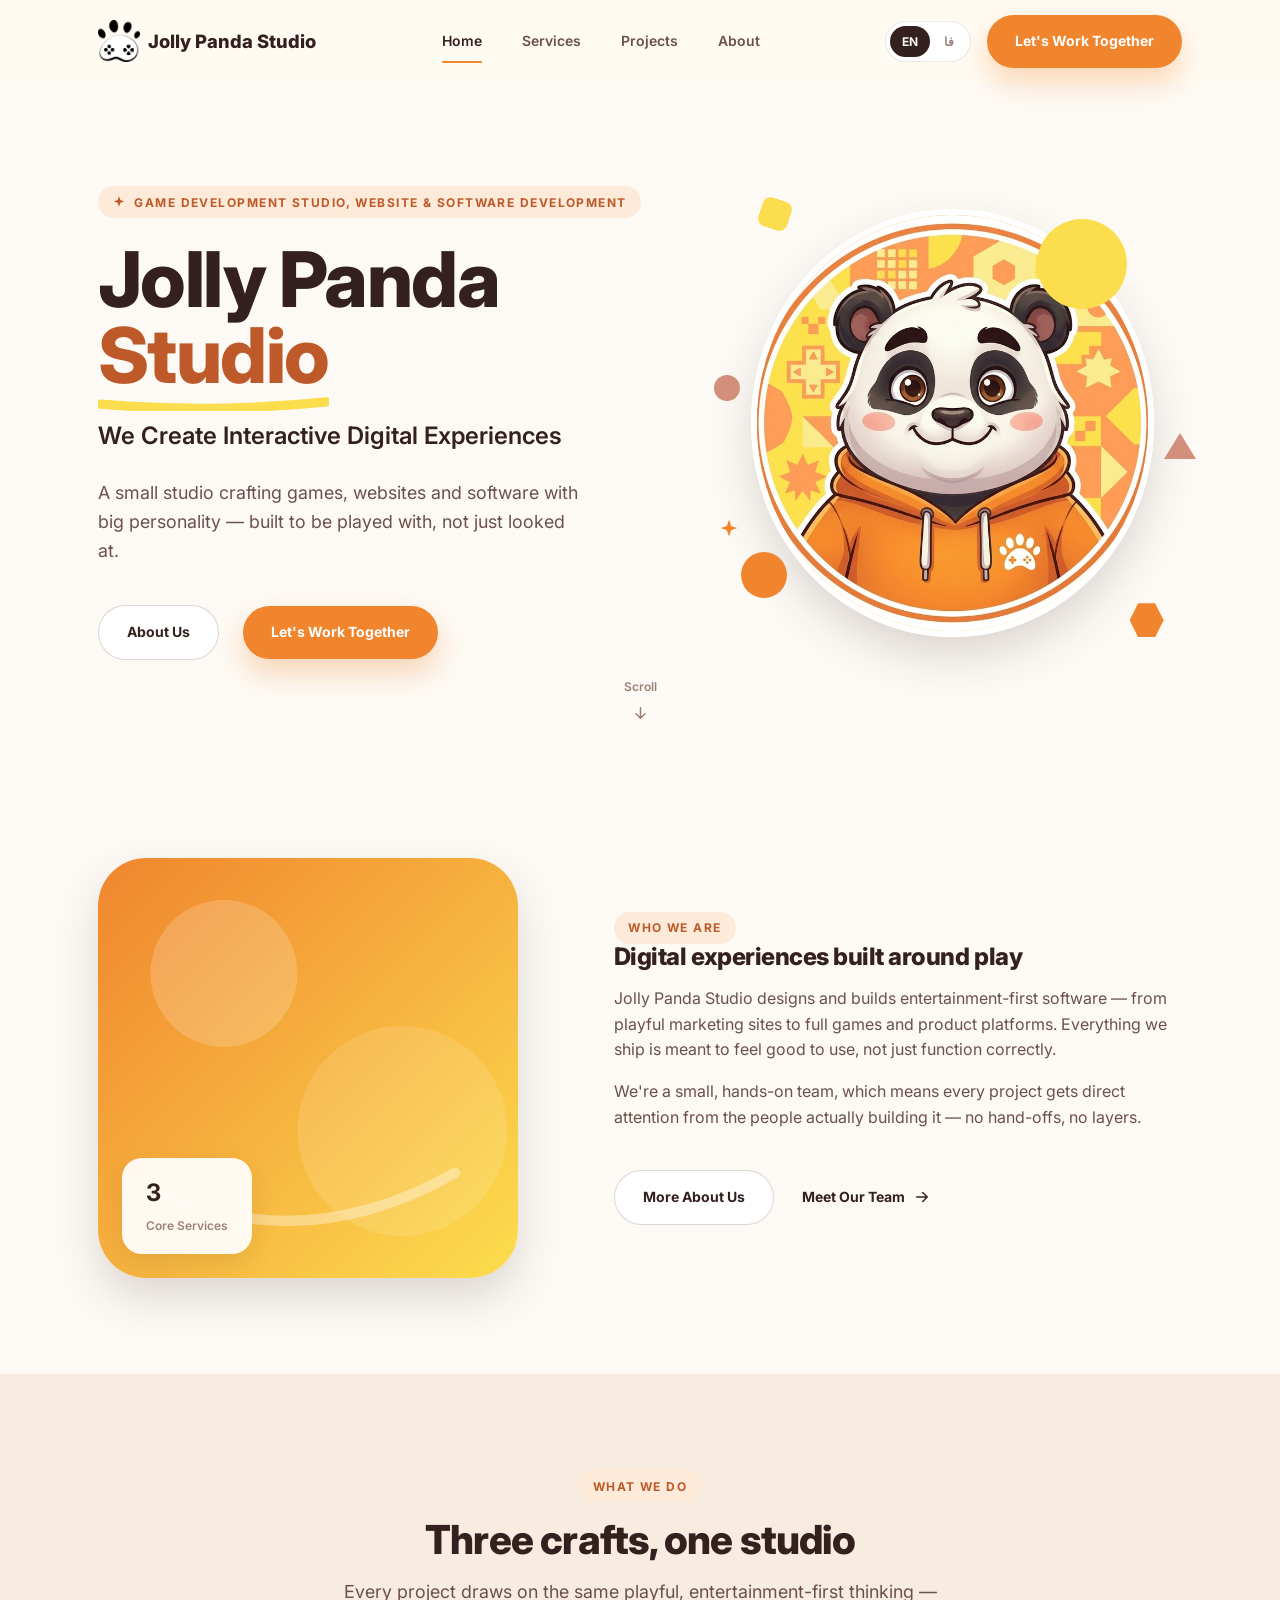
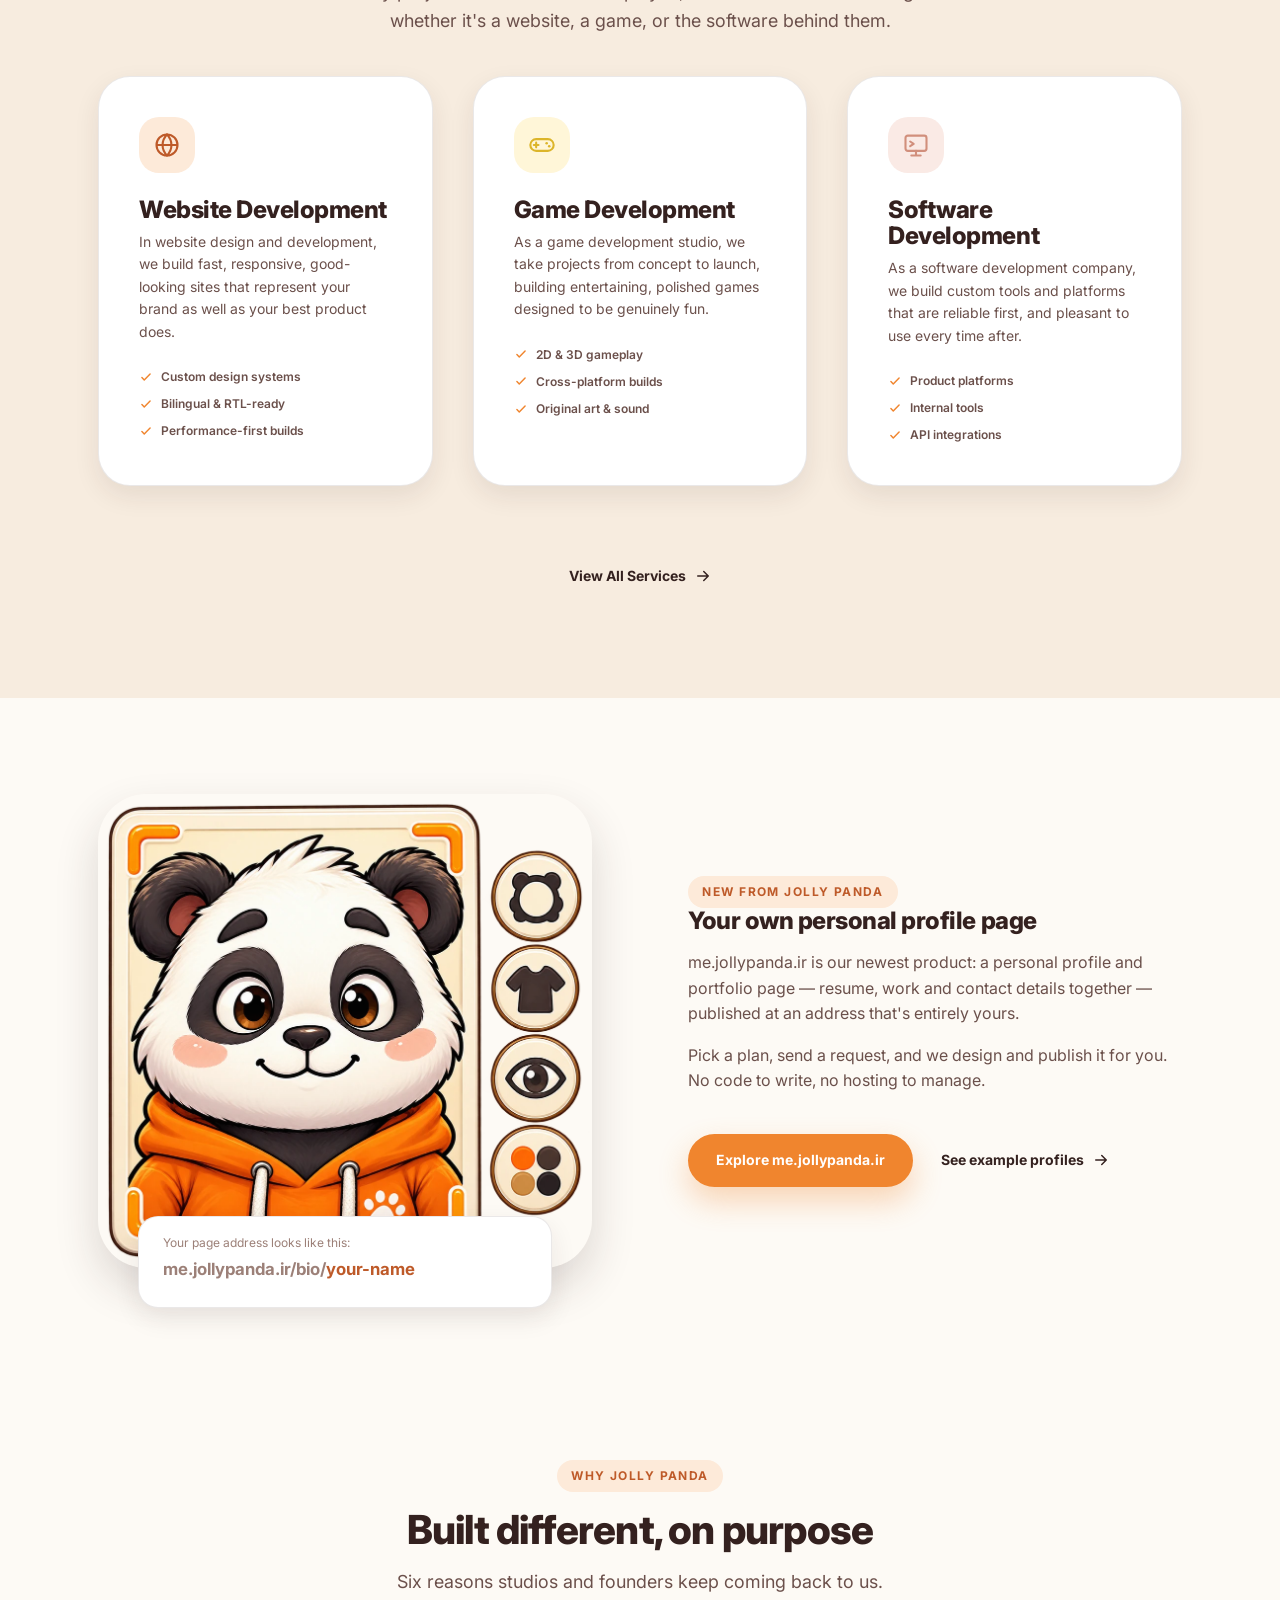
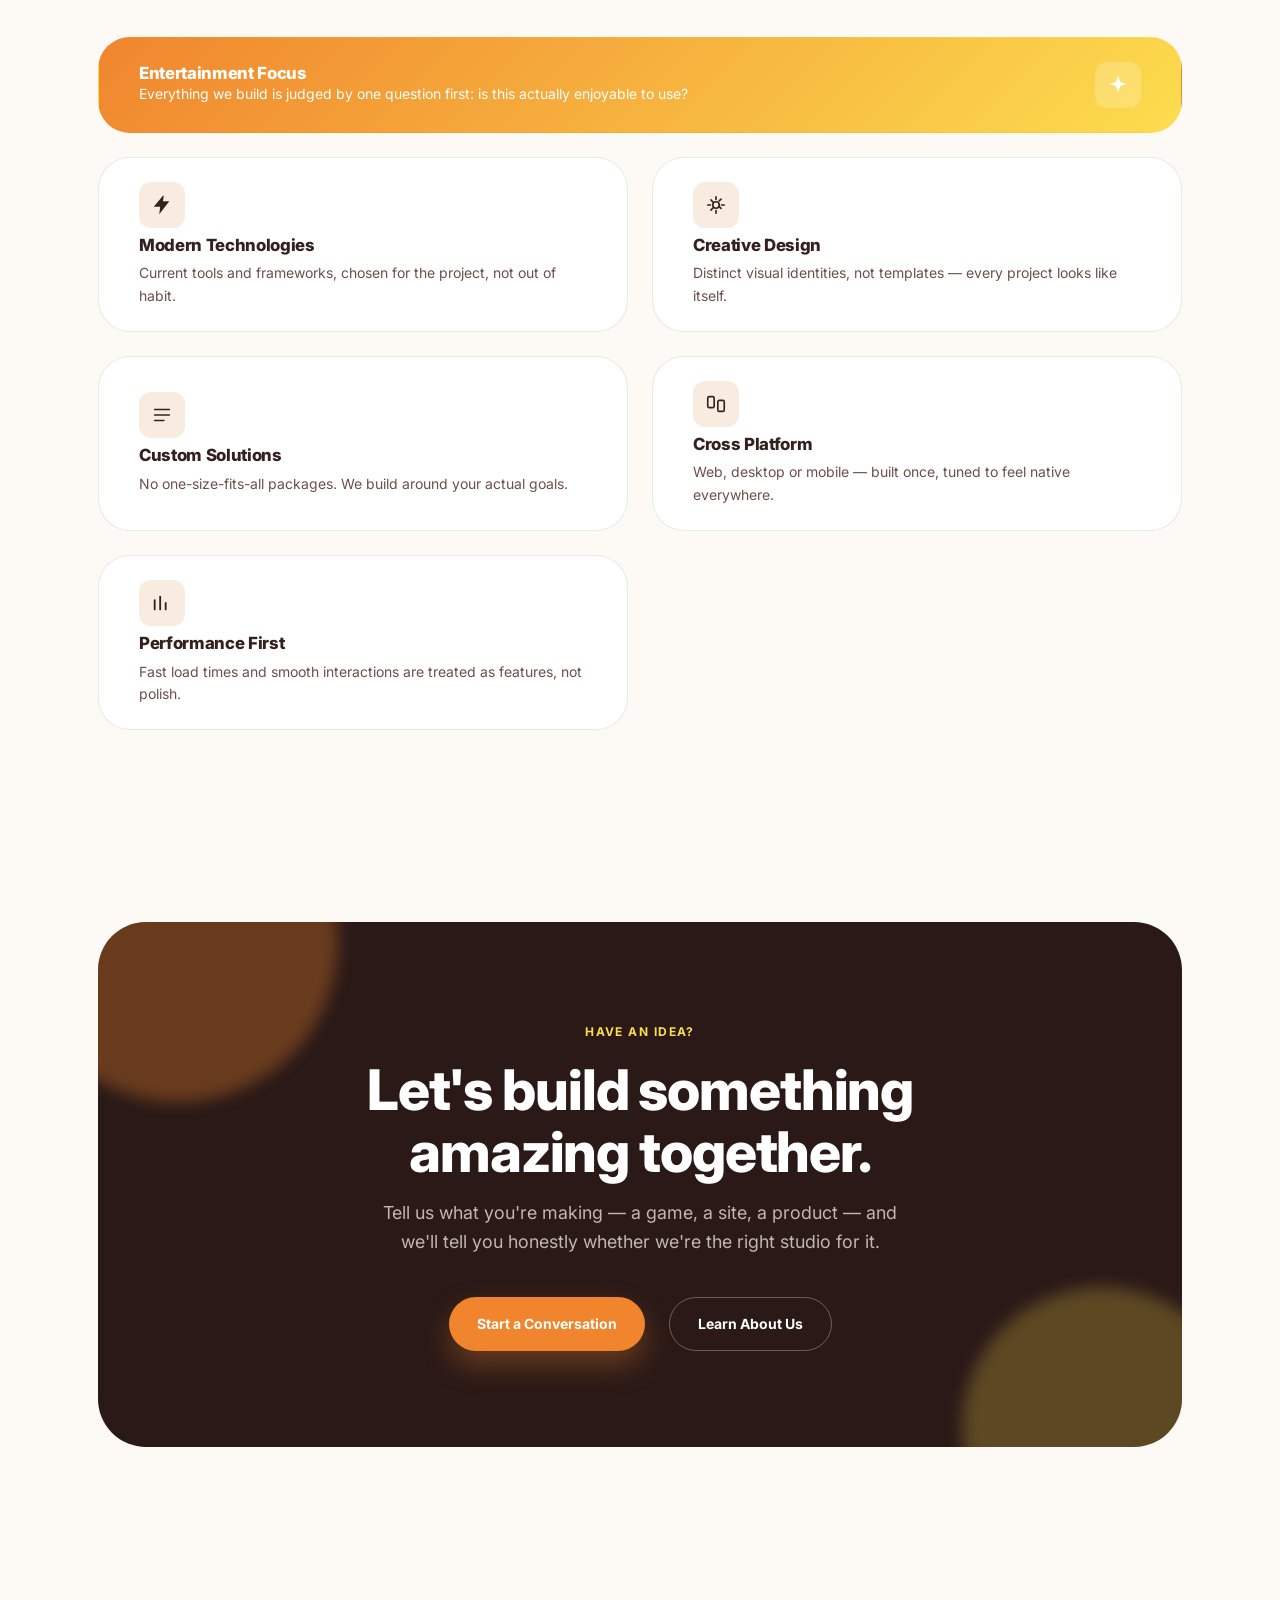
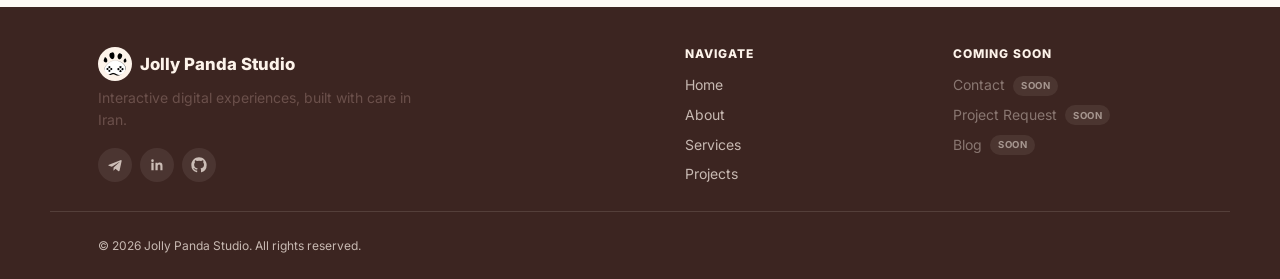
<file: index.html>
<!DOCTYPE html>

<html dir="ltr" lang="en">
<head>
<meta charset="utf-8"/>
<meta content="width=device-width, initial-scale=1.0" name="viewport"/>
<title>Jolly Panda Studio — Game, Web &amp; Software Development Studio</title>
<meta content="Jolly Panda Studio is a creative game development and software studio building HTML5 games, playable ads, websites and entertainment software." name="description"/>
<meta content="Jolly Panda Studio, Jolly Panda, Game Development Studio, Website Development, Software Development, Playable Ads, HTML5 Games, Entertainment Software, Personal Profile Page, Portfolio Website, Resume Website, me.jollypanda.ir, استودیو بازی‌سازی, تولید نرم‌افزار, طراحی سایت, ساخت سایت, توسعه وب‌سایت, استودیو نرم‌افزار, بازی‌سازی, صفحه پروفایل شخصی, ساخت پروفایل آنلاین, رزومه آنلاین" name="keywords"/>
<meta content="#fffbf3" name="theme-color"/>
<meta content="index, follow, max-image-preview:large" name="robots"/>
<meta content="Jolly Panda Studio" name="author"/>
<!-- Open Graph -->
<meta content="Jolly Panda Studio — Game, Web &amp; Software Development Studio" property="og:title"/>
<meta content="We build HTML5 games, playable ads, websites and entertainment software." property="og:description"/>
<meta content="website" property="og:type"/>
<meta content="https://jollypanda.ir/" property="og:url"/>
<meta content="Jolly Panda Studio" property="og:site_name"/>
<meta content="en_US" property="og:locale"/>
<meta content="fa_IR" property="og:locale:alternate"/>
<meta content="https://jollypanda.ir/assets/social/og-image.png" property="og:image"/>
<meta content="1200" property="og:image:width"/>
<meta content="630" property="og:image:height"/>
<meta content="Jolly Panda Studio — Game, Web and Software Development Studio" property="og:image:alt"/>
<!-- Twitter / X Card -->
<meta content="summary_large_image" name="twitter:card"/>
<meta content="Jolly Panda Studio — Game, Web &amp; Software Development Studio" name="twitter:title"/>
<meta content="We build HTML5 games, playable ads, websites and entertainment software." name="twitter:description"/>
<meta content="https://jollypanda.ir/assets/social/twitter-card.png" name="twitter:image"/>
<meta content="Jolly Panda Studio — Game, Web and Software Development Studio" name="twitter:image:alt"/>
<!-- Favicons — generated from the official brand icon (assets/logo/jolly-panda-paw-icon.png) -->
<link href="assets/logo/favicon.ico" rel="icon" sizes="any"/>
<link href="assets/logo/favicon.svg" rel="icon" type="image/svg+xml"/>
<link href="assets/logo/favicon-32.png" rel="icon" sizes="32x32" type="image/png"/>
<link href="assets/logo/favicon-16.png" rel="icon" sizes="16x16" type="image/png"/>
<link href="assets/logo/apple-touch-icon-180.png" rel="apple-touch-icon"/>
<link href="assets/logo/android-chrome-192x192.png" rel="icon" sizes="192x192" type="image/png"/>
<link href="assets/logo/android-chrome-512x512.png" rel="icon" sizes="512x512" type="image/png"/>
<link href="manifest.json" rel="manifest"/>
<meta content="/browserconfig.xml" name="msapplication-config"/>
<meta content="Jolly Panda" name="apple-mobile-web-app-title"/>
<meta content="yes" name="mobile-web-app-capable"/>
<link href="https://jollypanda.ir/" rel="canonical"/><link href="https://jollypanda.ir/" hreflang="en" rel="alternate"/><link href="https://jollypanda.ir/fa/" hreflang="fa" rel="alternate"/><link href="https://jollypanda.ir/" hreflang="x-default" rel="alternate"/>
<!-- Fonts: Inter (Latin) + Vazirmatn (Persian) -->
<link href="https://fonts.googleapis.com" rel="preconnect"/>
<link crossorigin="" href="https://fonts.gstatic.com" rel="preconnect"/>
<link href="https://fonts.googleapis.com/css2?family=Inter:wght@400;500;600;700;800;900&amp;family=Vazirmatn:wght@400;500;600;700;800&amp;display=swap" rel="stylesheet"/>
<link href="css/variables.css" rel="stylesheet"/>
<link href="css/style.css" rel="stylesheet"/>
<link href="css/responsive.css" rel="stylesheet"/>
<!-- Structured Data (JSON-LD) -->
<script type="application/ld+json">
  {
    "@context": "https://schema.org",
    "@graph": [
      {
        "@type": "Organization",
        "@id": "https://jollypanda.ir/#organization",
        "name": "Jolly Panda Studio",
        "alternateName": "Jolly Panda",
        "url": "https://jollypanda.ir/",
        "sameAs": ["https://me.jollypanda.ir/"],
        "logo": {
          "@type": "ImageObject",
          "url": "https://jollypanda.ir/assets/logo/jolly-panda-paw-icon.png"
        },
        "image": "https://jollypanda.ir/assets/social/og-image.png",
        "description": "Jolly Panda Studio is a creative game development and software studio building HTML5 games, playable ads, websites and entertainment software.",
        "keywords": "Game Development Studio, Website Development, Software Development, HTML5 Games, Playable Ads, استودیو بازی‌سازی, تولید نرم‌افزار, طراحی سایت, ساخت سایت",
        "founder": { "@id": "https://jollypanda.ir/#founder" },
        "makesOffer": { "@id": "https://jollypanda.ir/#me-profile-service" }
      },
      {
        "@type": "WebSite",
        "@id": "https://jollypanda.ir/#website",
        "url": "https://jollypanda.ir/",
        "name": "Jolly Panda Studio",
        "publisher": { "@id": "https://jollypanda.ir/#organization" },
        "inLanguage": ["en", "fa"],
        "keywords": "Game Development Studio, Website Development, Software Development, استودیو بازی‌سازی, تولید نرم‌افزار, طراحی سایت"
      },
      {
        "@type": "Person",
        "@id": "https://jollypanda.ir/#founder",
        "name": "Usef Farahmand",
        "jobTitle": "CEO & Founder",
        "url": "https://www.useffarahmand.com",
        "sameAs": ["https://www.linkedin.com/in/useffarahmand/"],
        "worksFor": { "@id": "https://jollypanda.ir/#organization" }
      },
      {
        "@type": "WebPage",
        "@id": "https://jollypanda.ir/#webpage",
        "url": "https://jollypanda.ir/",
        "name": "Jolly Panda Studio — Game, Web & Software Development Studio",
        "isPartOf": { "@id": "https://jollypanda.ir/#website" },
        "about": { "@id": "https://jollypanda.ir/#organization" },
        "inLanguage": "en"
      },
      {
        "@type": "Service",
        "@id": "https://jollypanda.ir/#me-profile-service",
        "name": "me.jollypanda.ir — Personal Profile Pages",
        "url": "https://me.jollypanda.ir/",
        "serviceType": "Personal profile and portfolio website",
        "provider": { "@id": "https://jollypanda.ir/#organization" },
        "areaServed": "Worldwide",
        "description": "A personal profile and portfolio page, designed and published by Jolly Panda Studio at an address of your own, such as me.jollypanda.ir/bio/your-name."
      },
      {
        "@type": "BreadcrumbList",
        "@id": "https://jollypanda.ir/#breadcrumb",
        "itemListElement": [
          {
            "@type": "ListItem",
            "position": 1,
            "name": "Home",
            "item": "https://jollypanda.ir/"
          }
        ]
      }
    ]
  }
  </script>
</head>
<body>
<a class="skip-link" data-i18n="nav.skip" href="#main">Skip to content</a>
<!-- ============ HEADER / NAV ============ -->
<header class="site-header" id="siteHeader">
<div class="container nav">
<a aria-label="Jolly Panda Studio home" class="brand" href="index.html">
<img alt="" class="brand__mark" height="42" src="assets/logo/logo-nav-96.png" width="42"/>
<span data-i18n="brand.name">Jolly Panda Studio</span>
</a>
<button aria-controls="navLinks" aria-expanded="false" aria-label="Toggle menu" class="nav-toggle" id="navToggle">
<span></span><span></span><span></span>
</button>
<nav class="nav__links" id="navLinks">
<a class="nav__link is-active" data-i18n="nav.home" href="index.html">Home</a>
<a class="nav__link" data-i18n="nav.services" href="services.html">Services</a>
<a class="nav__link" data-i18n="nav.projects" href="projects.html">Projects</a>
<a class="nav__link" data-i18n="nav.about" href="about.html">About</a>
<a class="btn btn-primary nav__mobile-cta" data-i18n="nav.cta" href="#cta">Let's Work Together</a>
</nav>
<div class="nav__actions">
<div aria-label="Language switch" class="lang-switch" role="group">
<button class="lang-switch__btn" data-lang="en" type="button">EN</button>
<button class="lang-switch__btn" data-lang="fa" type="button">فا</button>
</div>
<a class="btn btn-primary" data-i18n="nav.cta" href="#cta">Let's Work Together</a>
</div>
</div>
</header>
<main id="main">
<!-- ============ HERO ============ -->
<section class="hero" id="home">
<div class="container hero__grid">
<div class="hero__content" data-reveal="">
<span class="eyebrow hero__badge">
<svg aria-hidden="true" fill="none" height="14" viewbox="0 0 24 24" width="14"><path d="M12 2l2.4 6.6L21 11l-6.6 2.4L12 20l-2.4-6.6L3 11l6.6-2.4L12 2z" fill="currentColor"></path></svg>
<span data-i18n="hero.eyebrow">Creative Software Studio</span>
</span>
<h1 class="hero__title">
<span data-i18n="hero.title.line1">Jolly Panda</span>
<span class="highlight">
<span data-i18n="hero.title.line2">Studio</span>
<svg aria-hidden="true" preserveaspectratio="none" viewbox="0 0 200 20">
<path d="M2 14 Q 100 22 198 12" fill="none" stroke="var(--color-yellow)" stroke-linecap="round" stroke-width="8"></path>
</svg>
</span>
</h1>
<p class="hero__subtitle" data-i18n="hero.subtitle">We Create Interactive Digital Experiences</p>
<p class="hero__intro" data-i18n="hero.intro">A small studio crafting games, websites and software with big personality — built to be played with, not just looked at.</p>
<div class="hero__actions">
<a class="btn btn-secondary" data-i18n="hero.ctaSecondary" href="about.html">About Us</a>
<a class="btn btn-primary" data-i18n="hero.ctaPrimary" href="#cta">Let's Work Together</a>
</div>
</div>
<div aria-hidden="true" class="hero__stage">
<div class="hero__mascot-frame">
<img alt="" class="hero__mascot" fetchpriority="high" height="760" loading="eager" src="assets/mascot/jolly-panda-mascot-hero.jpg" width="760"/>
</div>
<!-- Geometric confetti — the same square / triangle / hex / star
               vocabulary from the mascot badge's own backdrop, reused here
               instead of an invented abstract shape. -->
<span class="hero-shape hero-shape--1"></span>
<span class="hero-shape hero-shape--2"></span>
<span class="hero-shape hero-shape--3"></span>
<span class="hero-confetti hero-confetti--square"></span>
<span class="hero-confetti hero-confetti--hex"></span>
<span class="hero-confetti hero-confetti--triangle"></span>
<svg aria-hidden="true" class="hero-confetti hero-confetti--star" fill="none" viewbox="0 0 24 24">
<path d="M12 2l2.4 6.6L21 11l-6.6 2.4L12 20l-2.4-6.6L3 11l6.6-2.4L12 2z" fill="var(--color-orange)"></path>
</svg>
</div>
</div>
<div class="hero__scroll-cue">
<span data-i18n="hero.scroll">Scroll</span>
<svg class="icon" fill="none" viewbox="0 0 24 24"><path d="M12 5v14m0 0l-6-6m6 6l6-6" stroke="currentColor" stroke-linecap="round" stroke-linejoin="round" stroke-width="2"></path></svg>
</div>
</section>
<!-- ============ ABOUT PREVIEW ============ -->
<section class="section about-preview">
<div class="container about-preview__grid">
<div class="about-preview__visual" data-reveal="">
<svg aria-hidden="true" viewbox="0 0 400 400" xmlns="http://www.w3.org/2000/svg">
<circle cx="120" cy="110" fill="rgba(255,255,255,0.18)" r="70"></circle>
<circle cx="290" cy="260" fill="rgba(255,255,255,0.12)" r="100"></circle>
<path d="M60 320 Q 200 380 340 300" fill="none" stroke="rgba(255,255,255,0.35)" stroke-linecap="round" stroke-width="10"></path>
</svg>
<div class="about-preview__stat">
<strong data-i18n="aboutPreview.statNumber">3</strong>
<span data-i18n="aboutPreview.statLabel">Core Services</span>
</div>
</div>
<div class="about-preview__body" data-reveal="">
<span class="eyebrow" data-i18n="aboutPreview.eyebrow">Who We Are</span>
<h2 class="section-heading section-heading--flush" data-i18n="aboutPreview.title">Digital experiences built around play</h2>
<p data-i18n="aboutPreview.body1">Jolly Panda Studio designs and builds entertainment-first software — from playful marketing sites to full games and product platforms. Everything we ship is meant to feel good to use, not just function correctly.</p>
<p data-i18n="aboutPreview.body2">We're a small, hands-on team, which means every project gets direct attention from the people actually building it — no hand-offs, no layers.</p>
<div class="about-preview__actions">
<a class="btn btn-secondary" data-i18n="aboutPreview.cta" href="about.html">More About Us</a>
<a class="btn btn-ghost" href="about.html#team">
<span data-i18n="aboutPreview.meetTeam">Meet Our Team</span>
<span aria-hidden="true" class="dir-icon">
<svg class="dir-icon__ltr" fill="none" viewbox="0 0 24 24"><path d="M5 12h14M13 6l6 6-6 6" stroke="currentColor" stroke-linecap="round" stroke-linejoin="round" stroke-width="2"></path></svg>
<svg class="dir-icon__rtl" fill="none" viewbox="0 0 24 24"><path d="M19 12H5M11 6l-6 6 6 6" stroke="currentColor" stroke-linecap="round" stroke-linejoin="round" stroke-width="2"></path></svg>
</span>
</a>
</div>
</div>
</div>
</section>
<!-- ============ SERVICES ============ -->
<section class="section section--alt" id="services">
<div class="container">
<div class="section-heading section-heading--center" data-reveal="">
<span class="eyebrow" data-i18n="services.eyebrow">What We Do</span>
<h2 data-i18n="services.title">Three crafts, one studio</h2>
<p data-i18n="services.subtitle">Every project draws on the same playful, entertainment-first thinking — whether it's a website, a game, or the software behind them.</p>
</div>
<div class="services__grid" data-reveal-group="">
<article class="service-card service-card--web">
<div class="service-card__icon">
<svg aria-hidden="true" fill="none" viewbox="0 0 24 24"><path d="M12 21a9 9 0 100-18 9 9 0 000 18z" stroke="currentColor" stroke-width="1.8"></path><path d="M3 12h18M12 3c2.5 2.6 3.8 5.7 3.8 9s-1.3 6.4-3.8 9c-2.5-2.6-3.8-5.7-3.8-9S9.5 5.6 12 3z" stroke="currentColor" stroke-width="1.8"></path></svg>
</div>
<h3 data-i18n="services.web.title">Website Development</h3>
<p data-i18n="services.web.desc">Fast, responsive, good-looking websites that represent your brand as well as your best product does.</p>
<ul class="service-card__list">
<li><svg fill="none" viewbox="0 0 24 24"><path d="M5 13l4 4L19 7" stroke="currentColor" stroke-linecap="round" stroke-linejoin="round" stroke-width="2.5"></path></svg><span data-i18n="services.web.point1">Custom design systems</span></li>
<li><svg fill="none" viewbox="0 0 24 24"><path d="M5 13l4 4L19 7" stroke="currentColor" stroke-linecap="round" stroke-linejoin="round" stroke-width="2.5"></path></svg><span data-i18n="services.web.point2">Bilingual &amp; RTL-ready</span></li>
<li><svg fill="none" viewbox="0 0 24 24"><path d="M5 13l4 4L19 7" stroke="currentColor" stroke-linecap="round" stroke-linejoin="round" stroke-width="2.5"></path></svg><span data-i18n="services.web.point3">Performance-first builds</span></li>
</ul>
</article>
<article class="service-card service-card--game">
<div class="service-card__icon">
<svg aria-hidden="true" fill="none" viewbox="0 0 24 24"><rect height="10" rx="5" stroke="currentColor" stroke-width="1.8" width="20" x="2" y="7"></rect><path d="M7 10v4M5 12h4" stroke="currentColor" stroke-linecap="round" stroke-width="1.8"></path><circle cx="16" cy="10.5" fill="currentColor" r="1.1"></circle><circle cx="18.2" cy="13" fill="currentColor" r="1.1"></circle></svg>
</div>
<h3 data-i18n="services.game.title">Game Development</h3>
<p data-i18n="services.game.desc">From concept to launch, we build entertaining, polished games designed to be genuinely fun.</p>
<ul class="service-card__list">
<li><svg fill="none" viewbox="0 0 24 24"><path d="M5 13l4 4L19 7" stroke="currentColor" stroke-linecap="round" stroke-linejoin="round" stroke-width="2.5"></path></svg><span data-i18n="services.game.point1">2D &amp; 3D gameplay</span></li>
<li><svg fill="none" viewbox="0 0 24 24"><path d="M5 13l4 4L19 7" stroke="currentColor" stroke-linecap="round" stroke-linejoin="round" stroke-width="2.5"></path></svg><span data-i18n="services.game.point2">Cross-platform builds</span></li>
<li><svg fill="none" viewbox="0 0 24 24"><path d="M5 13l4 4L19 7" stroke="currentColor" stroke-linecap="round" stroke-linejoin="round" stroke-width="2.5"></path></svg><span data-i18n="services.game.point3">Original art &amp; sound</span></li>
</ul>
</article>
<article class="service-card service-card--software">
<div class="service-card__icon">
<svg aria-hidden="true" fill="none" viewbox="0 0 24 24"><rect height="13" rx="2" stroke="currentColor" stroke-width="1.8" width="18" x="3" y="4"></rect><path d="M8 21h8M12 17v4" stroke="currentColor" stroke-linecap="round" stroke-width="1.8"></path><path d="M7 9l3 2-3 2" stroke="currentColor" stroke-linecap="round" stroke-linejoin="round" stroke-width="1.8"></path></svg>
</div>
<h3 data-i18n="services.software.title">Software Development</h3>
<p data-i18n="services.software.desc">Custom tools and platforms built to be reliable first, and pleasant to use every time after.</p>
<ul class="service-card__list">
<li><svg fill="none" viewbox="0 0 24 24"><path d="M5 13l4 4L19 7" stroke="currentColor" stroke-linecap="round" stroke-linejoin="round" stroke-width="2.5"></path></svg><span data-i18n="services.software.point1">Product platforms</span></li>
<li><svg fill="none" viewbox="0 0 24 24"><path d="M5 13l4 4L19 7" stroke="currentColor" stroke-linecap="round" stroke-linejoin="round" stroke-width="2.5"></path></svg><span data-i18n="services.software.point2">Internal tools</span></li>
<li><svg fill="none" viewbox="0 0 24 24"><path d="M5 13l4 4L19 7" stroke="currentColor" stroke-linecap="round" stroke-linejoin="round" stroke-width="2.5"></path></svg><span data-i18n="services.software.point3">API integrations</span></li>
</ul>
</article>
</div>
<div class="services__viewall" data-reveal="">
<a class="btn btn-ghost" href="services.html">
<span data-i18n="services.viewAll">View All Services</span>
<span aria-hidden="true" class="dir-icon">
<svg class="dir-icon__ltr" fill="none" viewbox="0 0 24 24"><path d="M5 12h14M13 6l6 6-6 6" stroke="currentColor" stroke-linecap="round" stroke-linejoin="round" stroke-width="2"></path></svg>
<svg class="dir-icon__rtl" fill="none" viewbox="0 0 24 24"><path d="M19 12H5M11 6l-6 6 6 6" stroke="currentColor" stroke-linecap="round" stroke-linejoin="round" stroke-width="2"></path></svg>
</span>
</a>
</div>
</div>
</section>
<!-- ============ PRODUCT SPOTLIGHT: ME.JOLLYPANDA.IR ============ -->
<section class="section spotlight" id="me-profile">
<div class="container spotlight__grid">
<div class="spotlight__visual" data-reveal="">
<img alt="Jolly Panda mascot on a me.jollypanda.ir profile card" class="spotlight__mascot" data-i18n-attr="alt:spotlight.imageAlt" decoding="async" height="959" loading="lazy" src="assets/mascot/jolly-panda-hero-card.webp" width="1000"/>
<div class="spotlight__url">
<span class="spotlight__url-label" data-i18n="spotlight.urlLabel">Your page address looks like this:</span>
<div class="spotlight__url-mock" dir="ltr">
<span class="spotlight__url-domain">me.jollypanda.ir/bio/</span><span class="spotlight__url-slug">your-name</span>
</div>
</div>
</div>
<div class="spotlight__body" data-reveal="">
<span class="eyebrow" data-i18n="spotlight.eyebrow">New From Jolly Panda</span>
<h2 class="section-heading section-heading--flush" data-i18n="spotlight.title">Your own personal profile page</h2>
<p data-i18n="spotlight.body1">me.jollypanda.ir is our newest product: a personal profile and portfolio page — resume, work and contact details together — published at an address that's entirely yours.</p>
<p data-i18n="spotlight.body2">Pick a plan, send a request, and we design and publish it for you. No code to write, no hosting to manage.</p>
<div class="spotlight__actions">
<a class="btn btn-primary" data-i18n="spotlight.cta" href="https://me.jollypanda.ir/en/" rel="noopener noreferrer" target="_blank">Explore me.jollypanda.ir</a>
<a class="btn btn-ghost" href="https://me.jollypanda.ir/en/bio/" rel="noopener noreferrer" target="_blank">
<span data-i18n="spotlight.secondary">See example profiles</span>
<span aria-hidden="true" class="dir-icon">
<svg class="dir-icon__ltr" fill="none" viewbox="0 0 24 24"><path d="M5 12h14M13 6l6 6-6 6" stroke="currentColor" stroke-linecap="round" stroke-linejoin="round" stroke-width="2"></path></svg>
<svg class="dir-icon__rtl" fill="none" viewbox="0 0 24 24"><path d="M19 12H5M11 6l-6 6 6 6" stroke="currentColor" stroke-linecap="round" stroke-linejoin="round" stroke-width="2"></path></svg>
</span>
</a>
</div>
</div>
</div>
</section>
<!-- ============ WHY CHOOSE US ============ -->
<section class="section">
<div class="container">
<div class="section-heading section-heading--center" data-reveal="">
<span class="eyebrow" data-i18n="why.eyebrow">Why Jolly Panda</span>
<h2 data-i18n="why.title">Built different, on purpose</h2>
<p data-i18n="why.subtitle">Six reasons studios and founders keep coming back to us.</p>
</div>
<div class="bento" data-reveal-group="">
<div class="bento-card bento-card--wide bento-card--accent">
<div class="bento-card__text">
<h3 data-i18n="why.entertainment.title">Entertainment Focus</h3>
<p data-i18n="why.entertainment.desc">Everything we build is judged by one question first: is this actually enjoyable to use?</p>
</div>
<div class="bento-card__icon">
<svg fill="none" viewbox="0 0 24 24"><path d="M12 2l2.4 6.6L21 11l-6.6 2.4L12 20l-2.4-6.6L3 11l6.6-2.4L12 2z" fill="currentColor"></path></svg>
</div>
</div>
<div class="bento-card">
<div class="bento-card__icon">
<svg fill="none" viewbox="0 0 24 24"><path d="M13 2L3 14h7l-1 8 11-14h-7l1-6z" fill="currentColor"></path></svg>
</div>
<h3 data-i18n="why.modern.title">Modern Technologies</h3>
<p data-i18n="why.modern.desc">Current tools and frameworks, chosen for the project, not out of habit.</p>
</div>
<div class="bento-card">
<div class="bento-card__icon">
<svg fill="none" viewbox="0 0 24 24"><path d="M12 3v3m0 12v3m9-9h-3M6 12H3m14.5-6.5l-2 2M8.5 15.5l-2 2m11-1.9l-2-2M8.5 8.5l-2-2" stroke="currentColor" stroke-linecap="round" stroke-width="1.8"></path><circle cx="12" cy="12" r="3.5" stroke="currentColor" stroke-width="1.8"></circle></svg>
</div>
<h3 data-i18n="why.creative.title">Creative Design</h3>
<p data-i18n="why.creative.desc">Distinct visual identities, not templates — every project looks like itself.</p>
</div>
<div class="bento-card">
<div class="bento-card__icon">
<svg fill="none" viewbox="0 0 24 24"><path d="M4 6h16M4 12h16M4 18h10" stroke="currentColor" stroke-linecap="round" stroke-width="1.8"></path></svg>
</div>
<h3 data-i18n="why.custom.title">Custom Solutions</h3>
<p data-i18n="why.custom.desc">No one-size-fits-all packages. We build around your actual goals.</p>
</div>
<div class="bento-card">
<div class="bento-card__icon">
<svg fill="none" viewbox="0 0 24 24"><rect height="12" rx="1.5" stroke="currentColor" stroke-width="1.8" width="7" x="3" y="4"></rect><rect height="12" rx="1.5" stroke="currentColor" stroke-width="1.8" width="7" x="14" y="8"></rect></svg>
</div>
<h3 data-i18n="why.crossplatform.title">Cross Platform</h3>
<p data-i18n="why.crossplatform.desc">Web, desktop or mobile — built once, tuned to feel native everywhere.</p>
</div>
<div class="bento-card">
<div class="bento-card__icon">
<svg fill="none" viewbox="0 0 24 24"><path d="M4 19V9m6 10V5m6 14v-7" stroke="currentColor" stroke-linecap="round" stroke-width="2"></path></svg>
</div>
<h3 data-i18n="why.performance.title">Performance First</h3>
<p data-i18n="why.performance.desc">Fast load times and smooth interactions are treated as features, not polish.</p>
</div>
</div>
</div>
</section>
<!-- ============ CTA ============ -->
<section class="section" id="cta">
<div class="container">
<div class="cta" data-reveal="">
<span class="cta__eyebrow" data-i18n="cta.eyebrow">Have an idea?</span>
<h2 data-i18n="cta.title">Let's build something amazing together.</h2>
<p data-i18n="cta.subtitle">Tell us what you're making — a game, a site, a product — and we'll tell you honestly whether we're the right studio for it.</p>
<div class="cta__actions">
<a class="btn btn-primary" data-i18n="cta.primary" href="mailto:hello@jollypanda.ir">Start a Conversation</a>
<a class="btn btn-secondary" data-i18n="cta.secondary" href="about.html">Learn About Us</a>
</div>
</div>
</div>
</section>
</main>
<!-- ============ FOOTER ============ -->
<footer class="site-footer">
<div class="container site-footer__top">
<div class="site-footer__brand">
<a class="site-footer__logo" href="index.html">
<img alt="" class="site-footer__mark" height="34" src="assets/logo/logo-nav-96.png" width="34"/>
<span data-i18n="brand.name">Jolly Panda Studio</span>
</a>
<p class="site-footer__tagline" data-i18n="footer.tagline">Interactive digital experiences, built with care in Iran.</p>
<div class="site-footer__social">
<a aria-label="Jolly Panda Studio on Telegram" class="site-footer__social-link" href="https://t.me/UsefGameLab" rel="noopener noreferrer" target="_blank">
<svg aria-hidden="true" fill="none" viewbox="0 0 24 24"><path d="M21 4.5L2.9 11.6c-1.2.5-1.2 1.2-.2 1.5l4.6 1.4 10.6-6.7c.5-.3 1-.1.6.2l-8.6 7.8h0l-.3 4.6c.4 0 .6-.2.9-.5l2.2-2.1 4.6 3.4c.8.5 1.4.2 1.6-.8l3-14.2c.3-1.3-.5-1.9-1.5-1.7z" fill="currentColor"></path></svg>
</a>
<a aria-label="Jolly Panda Studio on LinkedIn" class="site-footer__social-link" href="https://www.linkedin.com/company/jolly-panda" rel="noopener noreferrer" target="_blank">
<svg aria-hidden="true" fill="none" viewbox="0 0 24 24"><path d="M6.94 8.5H3.56V20h3.38V8.5zM5.25 3.5a1.96 1.96 0 100 3.92 1.96 1.96 0 000-3.92zM20.44 20h-3.37v-5.6c0-1.34-.02-3.06-1.87-3.06-1.87 0-2.16 1.46-2.16 2.96V20H9.68V8.5h3.24v1.57h.05c.45-.86 1.56-1.76 3.2-1.76 3.43 0 4.06 2.25 4.06 5.18V20z" fill="currentColor"></path></svg>
</a>
<a aria-label="Jolly Panda Studio on GitHub" class="site-footer__social-link" href="https://github.com/Jolly-Panda-Works" rel="noopener noreferrer" target="_blank">
<svg aria-hidden="true" fill="none" viewbox="0 0 24 24"><path d="M12 .5C5.65.5.5 5.65.5 12a11.5 11.5 0 008 10.94c.58.11.79-.25.79-.56v-2.17c-3.25.71-3.94-1.39-3.94-1.39-.53-1.34-1.3-1.7-1.3-1.7-1.06-.72.08-.71.08-.71 1.17.08 1.79 1.2 1.79 1.2 1.04 1.78 2.73 1.27 3.39.97.11-.75.41-1.27.74-1.56-2.6-.3-5.34-1.3-5.34-5.78 0-1.28.46-2.33 1.2-3.15-.12-.3-.52-1.52.11-3.17 0 0 .98-.31 3.2 1.2a11.1 11.1 0 015.82 0c2.22-1.51 3.2-1.2 3.2-1.2.63 1.65.23 2.87.11 3.17.75.82 1.2 1.87 1.2 3.15 0 4.49-2.74 5.48-5.35 5.77.42.36.8 1.08.8 2.18v3.23c0 .31.21.67.8.56A11.5 11.5 0 0023.5 12C23.5 5.65 18.35.5 12 .5z" fill="currentColor"></path></svg>
</a>
</div>
</div>
<nav aria-label="Footer navigation" class="site-footer__nav">
<div class="site-footer__group">
<h3 class="site-footer__heading" data-i18n="footer.nav.title">Navigate</h3>
<ul class="site-footer__list">
<li><a class="site-footer__link" data-i18n="nav.home" href="index.html">Home</a></li>
<li><a class="site-footer__link" data-i18n="nav.about" href="about.html">About</a></li>
<li><a class="site-footer__link" data-i18n="nav.services" href="services.html">Services</a></li>
<li><a class="site-footer__link" data-i18n="nav.projects" href="projects.html">Projects</a></li>
</ul>
</div>
<div class="site-footer__group">
<h3 class="site-footer__heading" data-i18n="footer.soon.title">Coming Soon</h3>
<ul class="site-footer__list">
<li>
<span class="site-footer__soon">
<span data-i18n="footer.soon.contact">Contact</span>
<span class="site-footer__badge" data-i18n="footer.soon.badge">Soon</span>
</span>
</li>
<li>
<span class="site-footer__soon">
<span data-i18n="footer.soon.projectRequest">Project Request</span>
<span class="site-footer__badge" data-i18n="footer.soon.badge">Soon</span>
</span>
</li>
<li>
<span class="site-footer__soon">
<span data-i18n="footer.soon.blog">Blog</span>
<span class="site-footer__badge" data-i18n="footer.soon.badge">Soon</span>
</span>
</li>
</ul>
</div>
</nav>
</div>
<div class="site-footer__bottom">
<div class="container">
<p class="site-footer__copyright" data-i18n="footer.copyright">© 2026 Jolly Panda Studio. All rights reserved.</p>
</div>
</div>
</footer>
<script defer="" src="js/language.js"></script>
<script defer="" src="js/animations.js"></script>
<script defer="" src="js/app.js"></script>
<!-- Vercel Web Analytics -->
<script defer="" src="https://cdn.vercel-insights.com/v1/script.js"></script>
</body>
</html>
</file>
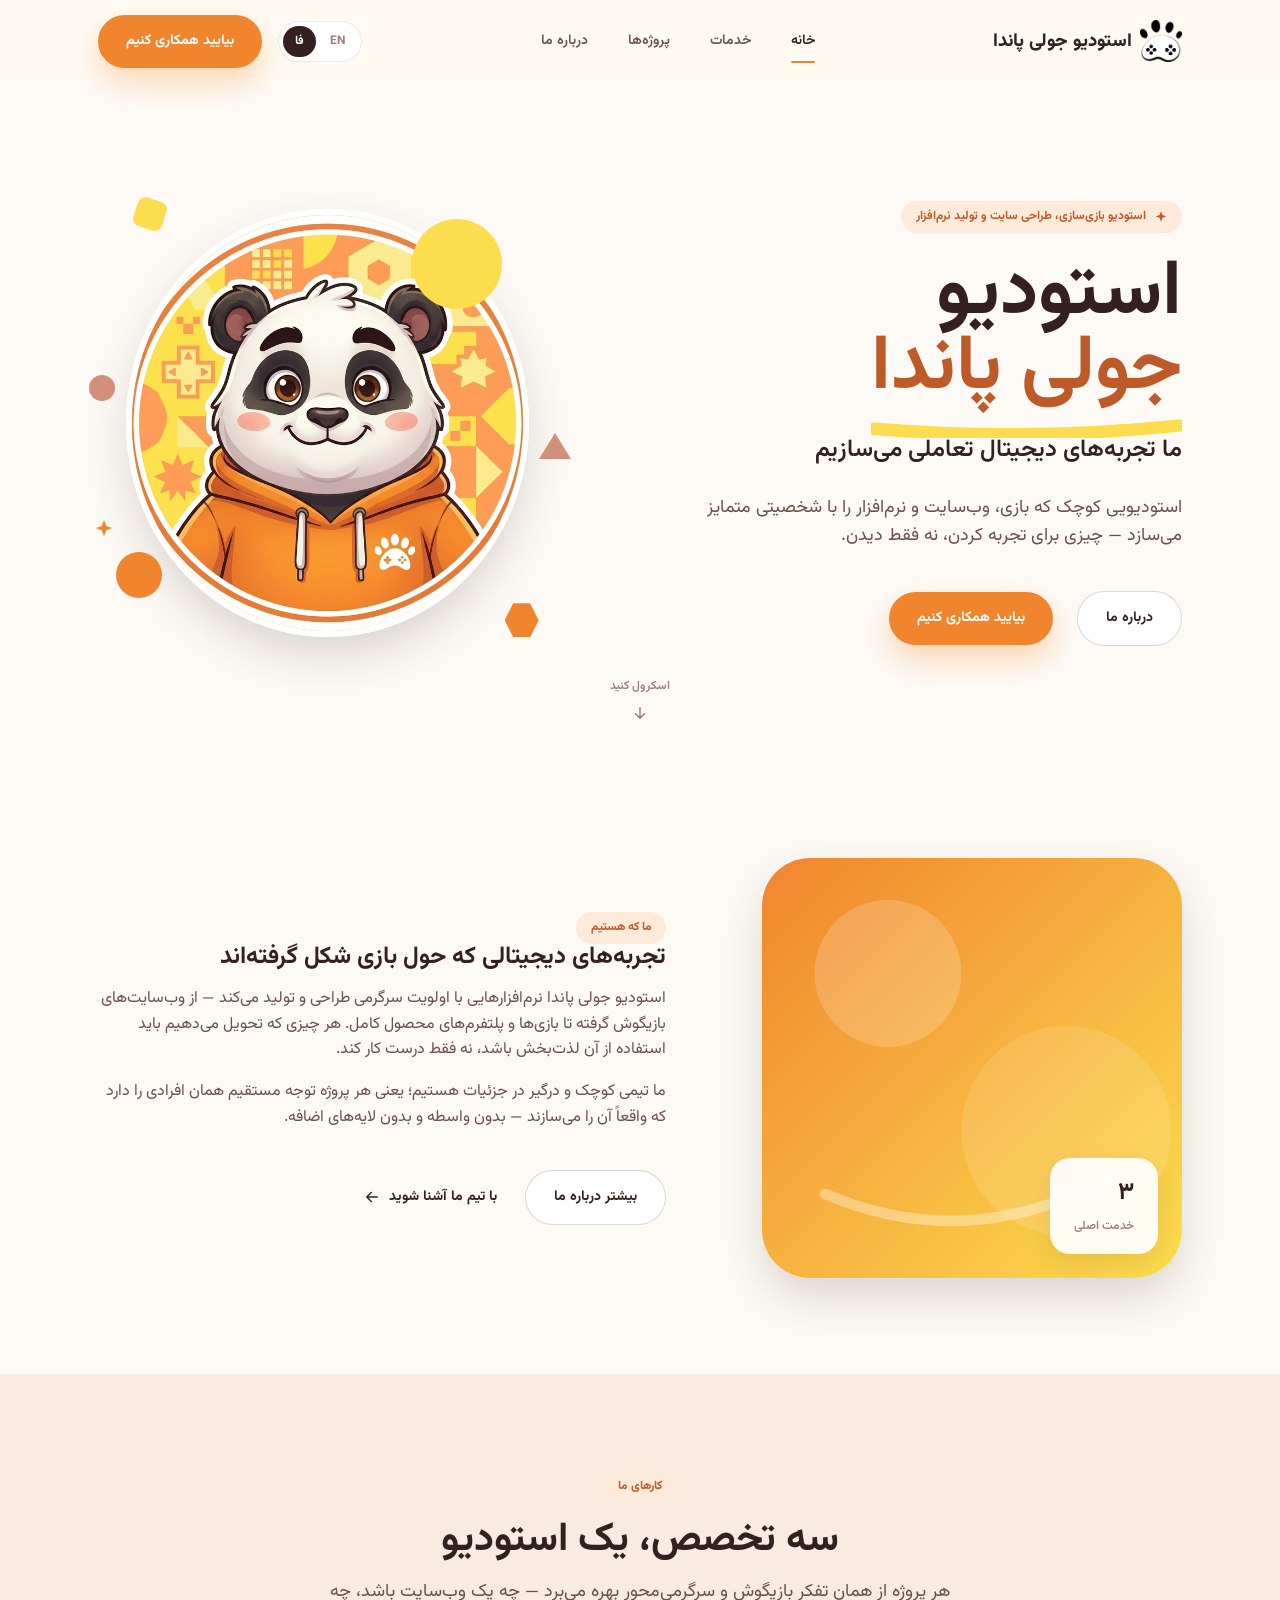
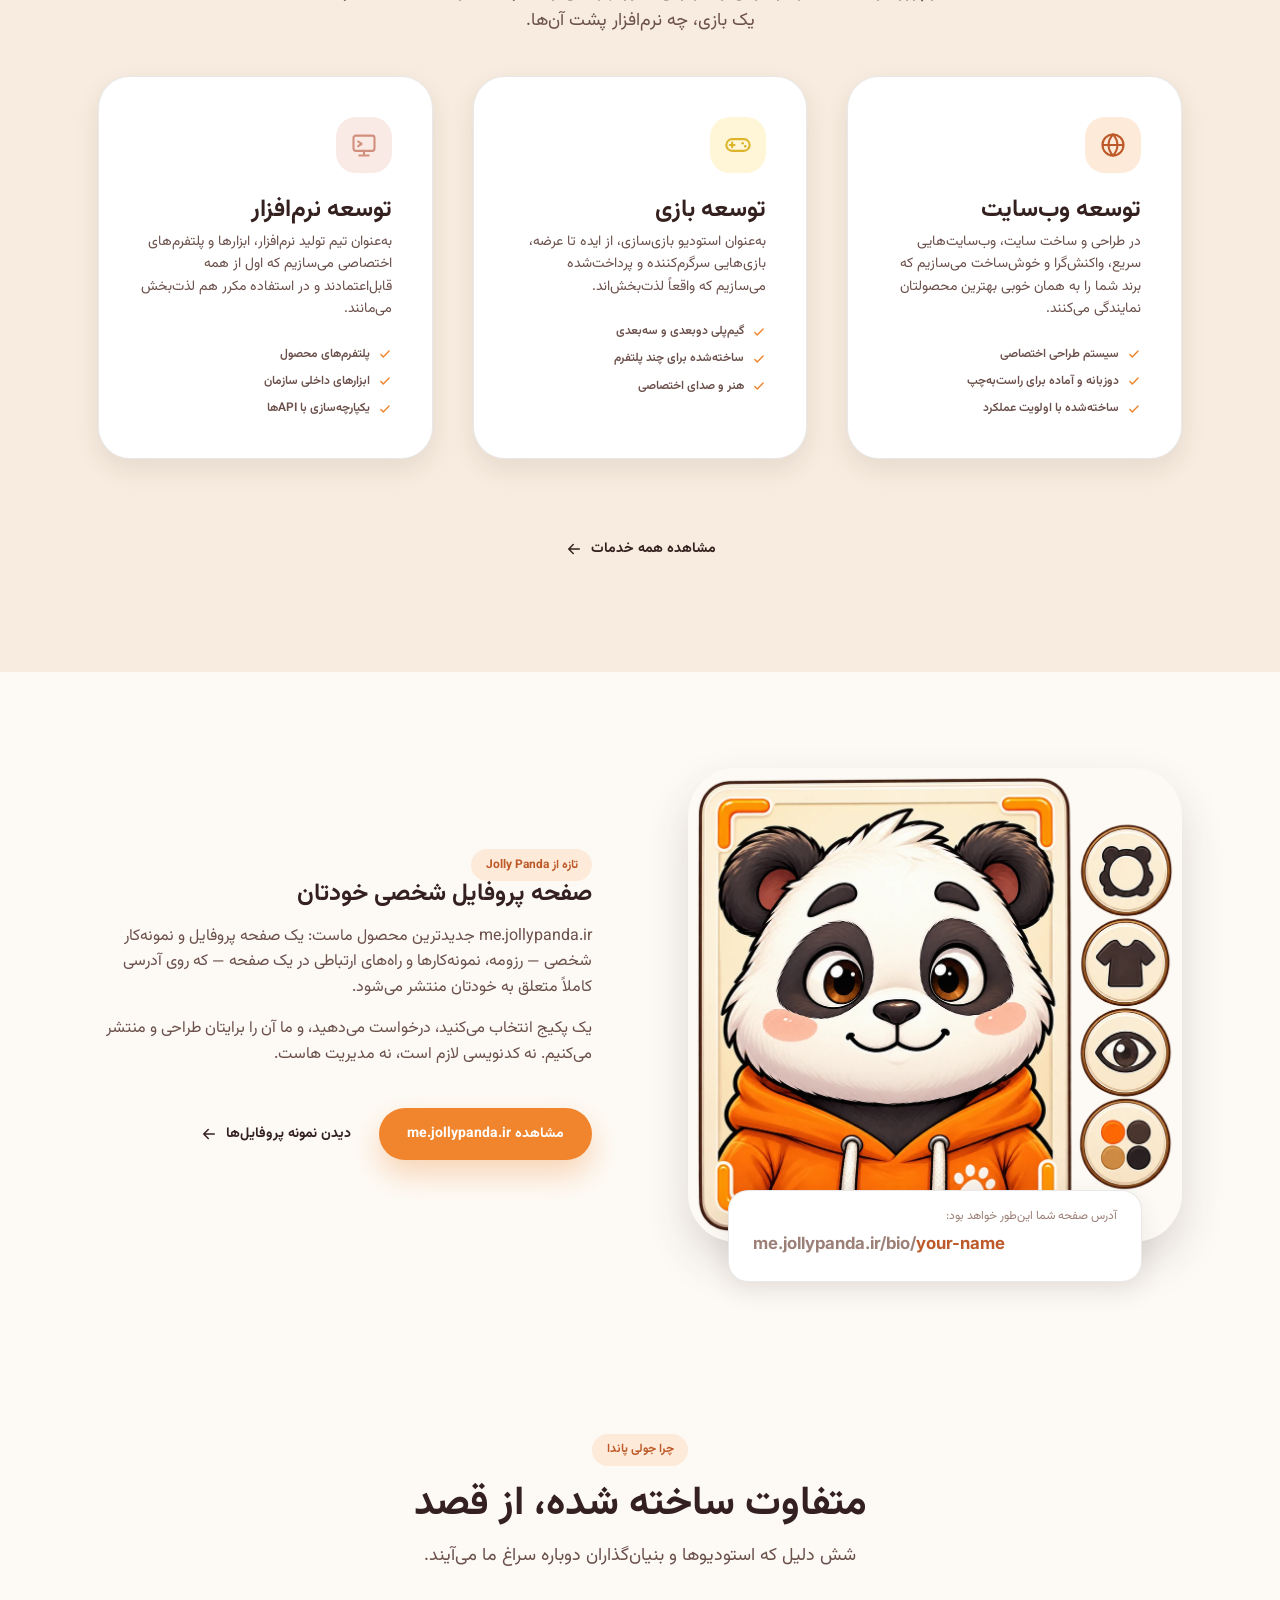
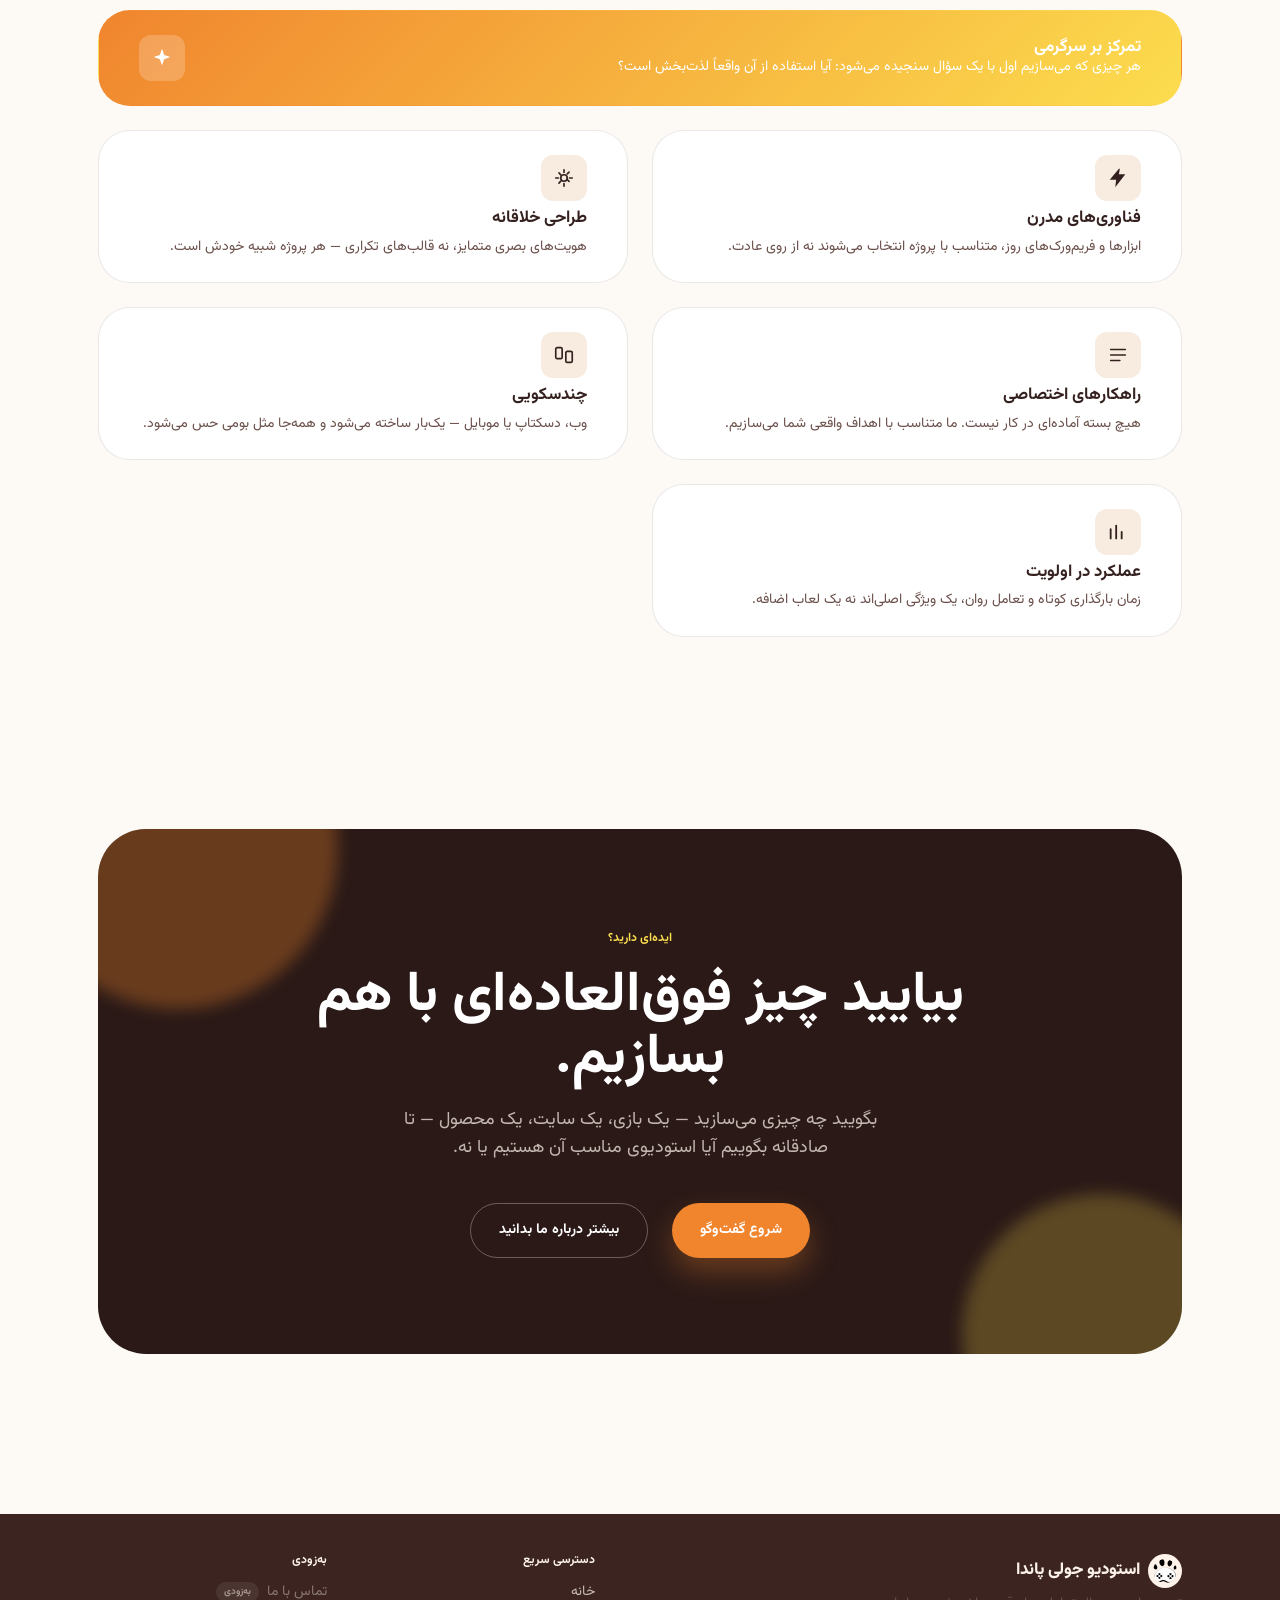
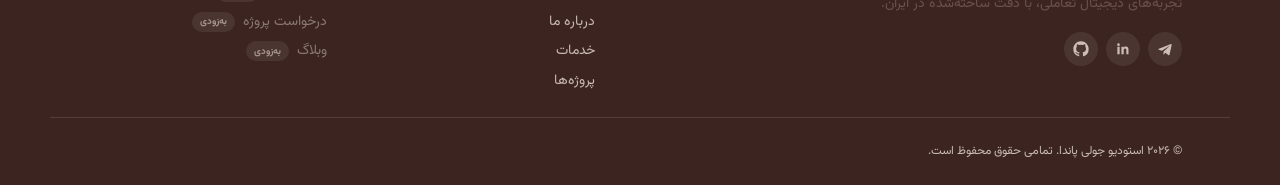
<file: fa/index.html>
<!DOCTYPE html>

<html dir="rtl" lang="fa">
<head>
<meta charset="utf-8"/>
<meta content="width=device-width, initial-scale=1.0" name="viewport"/>
<title>استودیو جولی پاندا — استودیو بازی‌سازی، طراحی سایت و تولید نرم‌افزار</title>
<meta content="استودیو جولی پاندا یک استودیوی خلاق بازی‌سازی و تولید نرم‌افزار است که بازی‌های HTML5، تبلیغات قابل‌بازی، وب‌سایت و نرم‌افزارهای سرگرمی‌محور می‌سازد." name="description"/>
<meta content="استودیو جولی پاندا, جولی پاندا, استودیو بازی‌سازی, طراحی سایت, ساخت سایت, تولید نرم‌افزار, تبلیغات قابل‌بازی, بازی‌های HTML5, نرم‌افزار سرگرمی, صفحه پروفایل شخصی, ساخت پروفایل آنلاین, رزومه آنلاین, می جولی‌پاندا, Jolly Panda Studio, Game Development Studio, Website Development, Software Development, Personal Profile Page, me.jollypanda.ir" name="keywords"/>
<meta content="#fffbf3" name="theme-color"/>
<meta content="index, follow, max-image-preview:large" name="robots"/>
<meta content="Jolly Panda Studio" name="author"/>
<!-- Open Graph -->
<meta content="استودیو جولی پاندا — استودیو بازی‌سازی، طراحی سایت و تولید نرم‌افزار" property="og:title"/>
<meta content="بازی‌های HTML5، تبلیغات قابل‌بازی، وب‌سایت و نرم‌افزارهای سرگرمی‌محور می‌سازیم." property="og:description"/>
<meta content="website" property="og:type"/>
<meta content="https://jollypanda.ir/fa/" property="og:url"/>
<meta content="Jolly Panda Studio" property="og:site_name"/>
<meta content="fa_IR" property="og:locale"/>
<meta content="en_US" property="og:locale:alternate"/>
<meta content="https://jollypanda.ir/assets/social/og-image.png" property="og:image"/>
<meta content="1200" property="og:image:width"/>
<meta content="630" property="og:image:height"/>
<meta content="استودیو جولی پاندا — بازی‌سازی، طراحی سایت و تولید نرم‌افزار" property="og:image:alt"/>
<!-- Twitter / X Card -->
<meta content="summary_large_image" name="twitter:card"/>
<meta content="استودیو جولی پاندا — استودیو بازی‌سازی، طراحی سایت و تولید نرم‌افزار" name="twitter:title"/>
<meta content="بازی‌های HTML5، تبلیغات قابل‌بازی، وب‌سایت و نرم‌افزارهای سرگرمی‌محور می‌سازیم." name="twitter:description"/>
<meta content="https://jollypanda.ir/assets/social/twitter-card.png" name="twitter:image"/>
<meta content="استودیو جولی پاندا — بازی‌سازی، طراحی سایت و تولید نرم‌افزار" name="twitter:image:alt"/>
<!-- Favicons — generated from the official brand icon (assets/logo/jolly-panda-paw-icon.png) -->
<link href="../assets/logo/favicon.ico" rel="icon" sizes="any"/>
<link href="../assets/logo/favicon.svg" rel="icon" type="image/svg+xml"/>
<link href="../assets/logo/favicon-32.png" rel="icon" sizes="32x32" type="image/png"/>
<link href="../assets/logo/favicon-16.png" rel="icon" sizes="16x16" type="image/png"/>
<link href="../assets/logo/apple-touch-icon-180.png" rel="apple-touch-icon"/>
<link href="../assets/logo/android-chrome-192x192.png" rel="icon" sizes="192x192" type="image/png"/>
<link href="../assets/logo/android-chrome-512x512.png" rel="icon" sizes="512x512" type="image/png"/>
<link href="../manifest.json" rel="manifest"/>
<meta content="/browserconfig.xml" name="msapplication-config"/>
<meta content="Jolly Panda" name="apple-mobile-web-app-title"/>
<meta content="yes" name="mobile-web-app-capable"/>
<link href="https://jollypanda.ir/fa/" rel="canonical"/><link href="https://jollypanda.ir/" hreflang="en" rel="alternate"/><link href="https://jollypanda.ir/fa/" hreflang="fa" rel="alternate"/><link href="https://jollypanda.ir/" hreflang="x-default" rel="alternate"/>
<!-- Fonts: Inter (Latin) + Vazirmatn (Persian) -->
<link href="https://fonts.googleapis.com" rel="preconnect"/>
<link crossorigin="" href="https://fonts.gstatic.com" rel="preconnect"/>
<link href="https://fonts.googleapis.com/css2?family=Inter:wght@400;500;600;700;800;900&amp;family=Vazirmatn:wght@400;500;600;700;800&amp;display=swap" rel="stylesheet"/>
<link href="../css/variables.css" rel="stylesheet"/>
<link href="../css/style.css" rel="stylesheet"/>
<link href="../css/responsive.css" rel="stylesheet"/>
<!-- Structured Data (JSON-LD) -->
<script type="application/ld+json">{
  "@context": "https://schema.org",
  "@graph": [
    {
      "@type": "Organization",
      "@id": "https://jollypanda.ir/#organization",
      "name": "Jolly Panda Studio",
      "alternateName": "Jolly Panda",
      "url": "https://jollypanda.ir/",
      "sameAs": ["https://me.jollypanda.ir/"],
      "logo": {
        "@type": "ImageObject",
        "url": "https://jollypanda.ir/assets/logo/jolly-panda-paw-icon.png"
      },
      "image": "https://jollypanda.ir/assets/social/og-image.png",
      "description": "Jolly Panda Studio is a creative game development and software studio building HTML5 games, playable ads, websites and entertainment software.",
      "keywords": "Game Development Studio, Website Development, Software Development, HTML5 Games, Playable Ads, استودیو بازی‌سازی, تولید نرم‌افزار, طراحی سایت, ساخت سایت",
      "founder": {
        "@id": "https://jollypanda.ir/#founder"
      },
      "makesOffer": {
        "@id": "https://jollypanda.ir/#me-profile-service"
      }
    },
    {
      "@type": "WebSite",
      "@id": "https://jollypanda.ir/#website",
      "url": "https://jollypanda.ir/",
      "name": "Jolly Panda Studio",
      "publisher": {
        "@id": "https://jollypanda.ir/#organization"
      },
      "inLanguage": [
        "en",
        "fa"
      ],
      "keywords": "Game Development Studio, Website Development, Software Development, استودیو بازی‌سازی, تولید نرم‌افزار, طراحی سایت"
    },
    {
      "@type": "Person",
      "@id": "https://jollypanda.ir/#founder",
      "name": "Usef Farahmand",
      "jobTitle": "CEO & Founder",
      "url": "https://www.useffarahmand.com",
      "sameAs": [
        "https://www.linkedin.com/in/useffarahmand/"
      ],
      "worksFor": {
        "@id": "https://jollypanda.ir/#organization"
      }
    },
    {
      "@type": "WebPage",
      "@id": "https://jollypanda.ir/fa/#webpage",
      "url": "https://jollypanda.ir/fa/",
      "name": "استودیو جولی پاندا — استودیو بازی‌سازی، طراحی سایت و تولید نرم‌افزار",
      "isPartOf": {
        "@id": "https://jollypanda.ir/#website"
      },
      "about": {
        "@id": "https://jollypanda.ir/#organization"
      },
      "inLanguage": "fa"
    },
    {
      "@type": "Service",
      "@id": "https://jollypanda.ir/#me-profile-service",
      "name": "me.jollypanda.ir — صفحه پروفایل شخصی",
      "url": "https://me.jollypanda.ir/fa/",
      "serviceType": "Personal profile and portfolio website",
      "provider": {
        "@id": "https://jollypanda.ir/#organization"
      },
      "areaServed": "Worldwide",
      "description": "یک صفحه پروفایل و نمونه‌کار شخصی که استودیو جولی پاندا طراحی و روی آدرسی مخصوص شما، مثل me.jollypanda.ir/bio/your-name، منتشر می‌کند."
    },
    {
      "@type": "BreadcrumbList",
      "@id": "https://jollypanda.ir/fa/#breadcrumb",
      "itemListElement": [
        {
          "@type": "ListItem",
          "position": 1,
          "name": "خانه",
          "item": "https://jollypanda.ir/fa/"
        }
      ]
    }
  ]
}</script>
</head>
<body dir="rtl">
<a class="skip-link" data-i18n="nav.skip" href="#main">رفتن به محتوای اصلی</a>
<!-- ============ HEADER / NAV ============ -->
<header class="site-header" id="siteHeader">
<div class="container nav">
<a aria-label="Jolly Panda Studio home" class="brand" href="index.html">
<img alt="" class="brand__mark" height="42" src="../assets/logo/logo-nav-96.png" width="42"/>
<span data-i18n="brand.name">استودیو جولی پاندا</span>
</a>
<button aria-controls="navLinks" aria-expanded="false" aria-label="Toggle menu" class="nav-toggle" id="navToggle">
<span></span><span></span><span></span>
</button>
<nav class="nav__links" id="navLinks">
<a class="nav__link is-active" data-i18n="nav.home" href="index.html">خانه</a>
<a class="nav__link" data-i18n="nav.services" href="services.html">خدمات</a>
<a class="nav__link" data-i18n="nav.projects" href="projects.html">پروژه‌ها</a>
<a class="nav__link" data-i18n="nav.about" href="about.html">درباره ما</a>
<a class="btn btn-primary nav__mobile-cta" data-i18n="nav.cta" href="#cta">بیایید همکاری کنیم</a>
</nav>
<div class="nav__actions">
<div aria-label="Language switch" class="lang-switch" role="group">
<button class="lang-switch__btn" data-lang="en" type="button">EN</button>
<button class="lang-switch__btn" data-lang="fa" type="button">فا</button>
</div>
<a class="btn btn-primary" data-i18n="nav.cta" href="#cta">بیایید همکاری کنیم</a>
</div>
</div>
</header>
<main id="main">
<!-- ============ HERO ============ -->
<section class="hero" id="home">
<div class="container hero__grid">
<div class="hero__content" data-reveal="">
<span class="eyebrow hero__badge">
<svg aria-hidden="true" fill="none" height="14" viewbox="0 0 24 24" width="14"><path d="M12 2l2.4 6.6L21 11l-6.6 2.4L12 20l-2.4-6.6L3 11l6.6-2.4L12 2z" fill="currentColor"></path></svg>
<span data-i18n="hero.eyebrow">استودیو بازی‌سازی، طراحی سایت و تولید نرم‌افزار</span>
</span>
<h1 class="hero__title">
<span data-i18n="hero.title.line1">استودیو</span>
<span class="highlight">
<span data-i18n="hero.title.line2">جولی پاندا</span>
<svg aria-hidden="true" preserveaspectratio="none" viewbox="0 0 200 20">
<path d="M2 14 Q 100 22 198 12" fill="none" stroke="var(--color-yellow)" stroke-linecap="round" stroke-width="8"></path>
</svg>
</span>
</h1>
<p class="hero__subtitle" data-i18n="hero.subtitle">ما تجربه‌های دیجیتال تعاملی می‌سازیم</p>
<p class="hero__intro" data-i18n="hero.intro">استودیویی کوچک که بازی، وب‌سایت و نرم‌افزار را با شخصیتی متمایز می‌سازد — چیزی برای تجربه کردن، نه فقط دیدن.</p>
<div class="hero__actions">
<a class="btn btn-secondary" data-i18n="hero.ctaSecondary" href="about.html">درباره ما</a>
<a class="btn btn-primary" data-i18n="hero.ctaPrimary" href="#cta">بیایید همکاری کنیم</a>
</div>
</div>
<div aria-hidden="true" class="hero__stage">
<div class="hero__mascot-frame">
<img alt="" class="hero__mascot" fetchpriority="high" height="760" loading="eager" src="../assets/mascot/jolly-panda-mascot-hero.jpg" width="760"/>
</div>
<!-- Geometric confetti — the same square / triangle / hex / star
               vocabulary from the mascot badge's own backdrop, reused here
               instead of an invented abstract shape. -->
<span class="hero-shape hero-shape--1"></span>
<span class="hero-shape hero-shape--2"></span>
<span class="hero-shape hero-shape--3"></span>
<span class="hero-confetti hero-confetti--square"></span>
<span class="hero-confetti hero-confetti--hex"></span>
<span class="hero-confetti hero-confetti--triangle"></span>
<svg aria-hidden="true" class="hero-confetti hero-confetti--star" fill="none" viewbox="0 0 24 24">
<path d="M12 2l2.4 6.6L21 11l-6.6 2.4L12 20l-2.4-6.6L3 11l6.6-2.4L12 2z" fill="var(--color-orange)"></path>
</svg>
</div>
</div>
<div class="hero__scroll-cue">
<span data-i18n="hero.scroll">اسکرول کنید</span>
<svg class="icon" fill="none" viewbox="0 0 24 24"><path d="M12 5v14m0 0l-6-6m6 6l6-6" stroke="currentColor" stroke-linecap="round" stroke-linejoin="round" stroke-width="2"></path></svg>
</div>
</section>
<!-- ============ ABOUT PREVIEW ============ -->
<section class="section about-preview">
<div class="container about-preview__grid">
<div class="about-preview__visual" data-reveal="">
<svg aria-hidden="true" viewbox="0 0 400 400" xmlns="http://www.w3.org/2000/svg">
<circle cx="120" cy="110" fill="rgba(255,255,255,0.18)" r="70"></circle>
<circle cx="290" cy="260" fill="rgba(255,255,255,0.12)" r="100"></circle>
<path d="M60 320 Q 200 380 340 300" fill="none" stroke="rgba(255,255,255,0.35)" stroke-linecap="round" stroke-width="10"></path>
</svg>
<div class="about-preview__stat">
<strong data-i18n="aboutPreview.statNumber">۳</strong>
<span data-i18n="aboutPreview.statLabel">خدمت اصلی</span>
</div>
</div>
<div class="about-preview__body" data-reveal="">
<span class="eyebrow" data-i18n="aboutPreview.eyebrow">ما که هستیم</span>
<h2 class="section-heading section-heading--flush" data-i18n="aboutPreview.title">تجربه‌های دیجیتالی که حول بازی شکل گرفته‌اند</h2>
<p data-i18n="aboutPreview.body1">استودیو جولی پاندا نرم‌افزارهایی با اولویت سرگرمی طراحی و تولید می‌کند — از وب‌سایت‌های بازیگوش گرفته تا بازی‌ها و پلتفرم‌های محصول کامل. هر چیزی که تحویل می‌دهیم باید استفاده از آن لذت‌بخش باشد، نه فقط درست کار کند.</p>
<p data-i18n="aboutPreview.body2">ما تیمی کوچک و درگیر در جزئیات هستیم؛ یعنی هر پروژه توجه مستقیم همان افرادی را دارد که واقعاً آن را می‌سازند — بدون واسطه و بدون لایه‌های اضافه.</p>
<div class="about-preview__actions">
<a class="btn btn-secondary" data-i18n="aboutPreview.cta" href="about.html">بیشتر درباره ما</a>
<a class="btn btn-ghost" href="about.html#team">
<span data-i18n="aboutPreview.meetTeam">با تیم ما آشنا شوید</span>
<span aria-hidden="true" class="dir-icon">
<svg class="dir-icon__ltr" fill="none" viewbox="0 0 24 24"><path d="M5 12h14M13 6l6 6-6 6" stroke="currentColor" stroke-linecap="round" stroke-linejoin="round" stroke-width="2"></path></svg>
<svg class="dir-icon__rtl" fill="none" viewbox="0 0 24 24"><path d="M19 12H5M11 6l-6 6 6 6" stroke="currentColor" stroke-linecap="round" stroke-linejoin="round" stroke-width="2"></path></svg>
</span>
</a>
</div>
</div>
</div>
</section>
<!-- ============ SERVICES ============ -->
<section class="section section--alt" id="services">
<div class="container">
<div class="section-heading section-heading--center" data-reveal="">
<span class="eyebrow" data-i18n="services.eyebrow">کارهای ما</span>
<h2 data-i18n="services.title">سه تخصص، یک استودیو</h2>
<p data-i18n="services.subtitle">هر پروژه از همان تفکر بازیگوش و سرگرمی‌محور بهره می‌برد — چه یک وب‌سایت باشد، چه یک بازی، چه نرم‌افزار پشت آن‌ها.</p>
</div>
<div class="services__grid" data-reveal-group="">
<article class="service-card service-card--web">
<div class="service-card__icon">
<svg aria-hidden="true" fill="none" viewbox="0 0 24 24"><path d="M12 21a9 9 0 100-18 9 9 0 000 18z" stroke="currentColor" stroke-width="1.8"></path><path d="M3 12h18M12 3c2.5 2.6 3.8 5.7 3.8 9s-1.3 6.4-3.8 9c-2.5-2.6-3.8-5.7-3.8-9S9.5 5.6 12 3z" stroke="currentColor" stroke-width="1.8"></path></svg>
</div>
<h3 data-i18n="services.web.title">توسعه وب‌سایت</h3>
<p data-i18n="services.web.desc">در طراحی و ساخت سایت، وب‌سایت‌هایی سریع، واکنش‌گرا و خوش‌ساخت می‌سازیم که برند شما را به همان خوبی بهترین محصولتان نمایندگی می‌کنند.</p>
<ul class="service-card__list">
<li><svg fill="none" viewbox="0 0 24 24"><path d="M5 13l4 4L19 7" stroke="currentColor" stroke-linecap="round" stroke-linejoin="round" stroke-width="2.5"></path></svg><span data-i18n="services.web.point1">سیستم طراحی اختصاصی</span></li>
<li><svg fill="none" viewbox="0 0 24 24"><path d="M5 13l4 4L19 7" stroke="currentColor" stroke-linecap="round" stroke-linejoin="round" stroke-width="2.5"></path></svg><span data-i18n="services.web.point2">دوزبانه و آماده برای راست‌به‌چپ</span></li>
<li><svg fill="none" viewbox="0 0 24 24"><path d="M5 13l4 4L19 7" stroke="currentColor" stroke-linecap="round" stroke-linejoin="round" stroke-width="2.5"></path></svg><span data-i18n="services.web.point3">ساخته‌شده با اولویت عملکرد</span></li>
</ul>
</article>
<article class="service-card service-card--game">
<div class="service-card__icon">
<svg aria-hidden="true" fill="none" viewbox="0 0 24 24"><rect height="10" rx="5" stroke="currentColor" stroke-width="1.8" width="20" x="2" y="7"></rect><path d="M7 10v4M5 12h4" stroke="currentColor" stroke-linecap="round" stroke-width="1.8"></path><circle cx="16" cy="10.5" fill="currentColor" r="1.1"></circle><circle cx="18.2" cy="13" fill="currentColor" r="1.1"></circle></svg>
</div>
<h3 data-i18n="services.game.title">توسعه بازی</h3>
<p data-i18n="services.game.desc">به‌عنوان استودیو بازی‌سازی، از ایده تا عرضه، بازی‌هایی سرگرم‌کننده و پرداخت‌شده می‌سازیم که واقعاً لذت‌بخش‌اند.</p>
<ul class="service-card__list">
<li><svg fill="none" viewbox="0 0 24 24"><path d="M5 13l4 4L19 7" stroke="currentColor" stroke-linecap="round" stroke-linejoin="round" stroke-width="2.5"></path></svg><span data-i18n="services.game.point1">گیم‌پلی دوبعدی و سه‌بعدی</span></li>
<li><svg fill="none" viewbox="0 0 24 24"><path d="M5 13l4 4L19 7" stroke="currentColor" stroke-linecap="round" stroke-linejoin="round" stroke-width="2.5"></path></svg><span data-i18n="services.game.point2">ساخته‌شده برای چند پلتفرم</span></li>
<li><svg fill="none" viewbox="0 0 24 24"><path d="M5 13l4 4L19 7" stroke="currentColor" stroke-linecap="round" stroke-linejoin="round" stroke-width="2.5"></path></svg><span data-i18n="services.game.point3">هنر و صدای اختصاصی</span></li>
</ul>
</article>
<article class="service-card service-card--software">
<div class="service-card__icon">
<svg aria-hidden="true" fill="none" viewbox="0 0 24 24"><rect height="13" rx="2" stroke="currentColor" stroke-width="1.8" width="18" x="3" y="4"></rect><path d="M8 21h8M12 17v4" stroke="currentColor" stroke-linecap="round" stroke-width="1.8"></path><path d="M7 9l3 2-3 2" stroke="currentColor" stroke-linecap="round" stroke-linejoin="round" stroke-width="1.8"></path></svg>
</div>
<h3 data-i18n="services.software.title">توسعه نرم‌افزار</h3>
<p data-i18n="services.software.desc">به‌عنوان تیم تولید نرم‌افزار، ابزارها و پلتفرم‌های اختصاصی می‌سازیم که اول از همه قابل‌اعتمادند و در استفاده مکرر هم لذت‌بخش می‌مانند.</p>
<ul class="service-card__list">
<li><svg fill="none" viewbox="0 0 24 24"><path d="M5 13l4 4L19 7" stroke="currentColor" stroke-linecap="round" stroke-linejoin="round" stroke-width="2.5"></path></svg><span data-i18n="services.software.point1">پلتفرم‌های محصول</span></li>
<li><svg fill="none" viewbox="0 0 24 24"><path d="M5 13l4 4L19 7" stroke="currentColor" stroke-linecap="round" stroke-linejoin="round" stroke-width="2.5"></path></svg><span data-i18n="services.software.point2">ابزارهای داخلی سازمان</span></li>
<li><svg fill="none" viewbox="0 0 24 24"><path d="M5 13l4 4L19 7" stroke="currentColor" stroke-linecap="round" stroke-linejoin="round" stroke-width="2.5"></path></svg><span data-i18n="services.software.point3">یکپارچه‌سازی با APIها</span></li>
</ul>
</article>
</div>
<div class="services__viewall" data-reveal="">
<a class="btn btn-ghost" href="services.html">
<span data-i18n="services.viewAll">مشاهده همه خدمات</span>
<span aria-hidden="true" class="dir-icon">
<svg class="dir-icon__ltr" fill="none" viewbox="0 0 24 24"><path d="M5 12h14M13 6l6 6-6 6" stroke="currentColor" stroke-linecap="round" stroke-linejoin="round" stroke-width="2"></path></svg>
<svg class="dir-icon__rtl" fill="none" viewbox="0 0 24 24"><path d="M19 12H5M11 6l-6 6 6 6" stroke="currentColor" stroke-linecap="round" stroke-linejoin="round" stroke-width="2"></path></svg>
</span>
</a>
</div>
</div>
</section>
<!-- ============ PRODUCT SPOTLIGHT: ME.JOLLYPANDA.IR ============ -->
<section class="section spotlight" id="me-profile">
<div class="container spotlight__grid">
<div class="spotlight__visual" data-reveal="">
<img alt="ماسکوت Jolly Panda روی یک کارت پروفایل me.jollypanda.ir" class="spotlight__mascot" data-i18n-attr="alt:spotlight.imageAlt" decoding="async" height="959" loading="lazy" src="../assets/mascot/jolly-panda-hero-card.webp" width="1000"/>
<div class="spotlight__url">
<span class="spotlight__url-label" data-i18n="spotlight.urlLabel">آدرس صفحه شما این‌طور خواهد بود:</span>
<div class="spotlight__url-mock" dir="ltr">
<span class="spotlight__url-domain">me.jollypanda.ir/bio/</span><span class="spotlight__url-slug">your-name</span>
</div>
</div>
</div>
<div class="spotlight__body" data-reveal="">
<span class="eyebrow" data-i18n="spotlight.eyebrow">تازه از Jolly Panda</span>
<h2 class="section-heading section-heading--flush" data-i18n="spotlight.title">صفحه پروفایل شخصی خودتان</h2>
<p data-i18n="spotlight.body1">me.jollypanda.ir جدیدترین محصول ماست: یک صفحه پروفایل و نمونه‌کار شخصی — رزومه، نمونه‌کارها و راه‌های ارتباطی در یک صفحه — که روی آدرسی کاملاً متعلق به خودتان منتشر می‌شود.</p>
<p data-i18n="spotlight.body2">یک پکیج انتخاب می‌کنید، درخواست می‌دهید، و ما آن را برایتان طراحی و منتشر می‌کنیم. نه کدنویسی لازم است، نه مدیریت هاست.</p>
<div class="spotlight__actions">
<a class="btn btn-primary" data-i18n="spotlight.cta" href="https://me.jollypanda.ir/fa/" rel="noopener noreferrer" target="_blank">مشاهده me.jollypanda.ir</a>
<a class="btn btn-ghost" href="https://me.jollypanda.ir/fa/bio/" rel="noopener noreferrer" target="_blank">
<span data-i18n="spotlight.secondary">دیدن نمونه پروفایل‌ها</span>
<span aria-hidden="true" class="dir-icon">
<svg class="dir-icon__ltr" fill="none" viewbox="0 0 24 24"><path d="M5 12h14M13 6l6 6-6 6" stroke="currentColor" stroke-linecap="round" stroke-linejoin="round" stroke-width="2"></path></svg>
<svg class="dir-icon__rtl" fill="none" viewbox="0 0 24 24"><path d="M19 12H5M11 6l-6 6 6 6" stroke="currentColor" stroke-linecap="round" stroke-linejoin="round" stroke-width="2"></path></svg>
</span>
</a>
</div>
</div>
</div>
</section>
<!-- ============ WHY CHOOSE US ============ -->
<section class="section">
<div class="container">
<div class="section-heading section-heading--center" data-reveal="">
<span class="eyebrow" data-i18n="why.eyebrow">چرا جولی پاندا</span>
<h2 data-i18n="why.title">متفاوت ساخته شده، از قصد</h2>
<p data-i18n="why.subtitle">شش دلیل که استودیوها و بنیان‌گذاران دوباره سراغ ما می‌آیند.</p>
</div>
<div class="bento" data-reveal-group="">
<div class="bento-card bento-card--wide bento-card--accent">
<div class="bento-card__text">
<h3 data-i18n="why.entertainment.title">تمرکز بر سرگرمی</h3>
<p data-i18n="why.entertainment.desc">هر چیزی که می‌سازیم اول با یک سؤال سنجیده می‌شود: آیا استفاده از آن واقعاً لذت‌بخش است؟</p>
</div>
<div class="bento-card__icon">
<svg fill="none" viewbox="0 0 24 24"><path d="M12 2l2.4 6.6L21 11l-6.6 2.4L12 20l-2.4-6.6L3 11l6.6-2.4L12 2z" fill="currentColor"></path></svg>
</div>
</div>
<div class="bento-card">
<div class="bento-card__icon">
<svg fill="none" viewbox="0 0 24 24"><path d="M13 2L3 14h7l-1 8 11-14h-7l1-6z" fill="currentColor"></path></svg>
</div>
<h3 data-i18n="why.modern.title">فناوری‌های مدرن</h3>
<p data-i18n="why.modern.desc">ابزارها و فریم‌ورک‌های روز، متناسب با پروژه انتخاب می‌شوند نه از روی عادت.</p>
</div>
<div class="bento-card">
<div class="bento-card__icon">
<svg fill="none" viewbox="0 0 24 24"><path d="M12 3v3m0 12v3m9-9h-3M6 12H3m14.5-6.5l-2 2M8.5 15.5l-2 2m11-1.9l-2-2M8.5 8.5l-2-2" stroke="currentColor" stroke-linecap="round" stroke-width="1.8"></path><circle cx="12" cy="12" r="3.5" stroke="currentColor" stroke-width="1.8"></circle></svg>
</div>
<h3 data-i18n="why.creative.title">طراحی خلاقانه</h3>
<p data-i18n="why.creative.desc">هویت‌های بصری متمایز، نه قالب‌های تکراری — هر پروژه شبیه خودش است.</p>
</div>
<div class="bento-card">
<div class="bento-card__icon">
<svg fill="none" viewbox="0 0 24 24"><path d="M4 6h16M4 12h16M4 18h10" stroke="currentColor" stroke-linecap="round" stroke-width="1.8"></path></svg>
</div>
<h3 data-i18n="why.custom.title">راهکارهای اختصاصی</h3>
<p data-i18n="why.custom.desc">هیچ بسته آماده‌ای در کار نیست. ما متناسب با اهداف واقعی شما می‌سازیم.</p>
</div>
<div class="bento-card">
<div class="bento-card__icon">
<svg fill="none" viewbox="0 0 24 24"><rect height="12" rx="1.5" stroke="currentColor" stroke-width="1.8" width="7" x="3" y="4"></rect><rect height="12" rx="1.5" stroke="currentColor" stroke-width="1.8" width="7" x="14" y="8"></rect></svg>
</div>
<h3 data-i18n="why.crossplatform.title">چندسکویی</h3>
<p data-i18n="why.crossplatform.desc">وب، دسکتاپ یا موبایل — یک‌بار ساخته می‌شود و همه‌جا مثل بومی حس می‌شود.</p>
</div>
<div class="bento-card">
<div class="bento-card__icon">
<svg fill="none" viewbox="0 0 24 24"><path d="M4 19V9m6 10V5m6 14v-7" stroke="currentColor" stroke-linecap="round" stroke-width="2"></path></svg>
</div>
<h3 data-i18n="why.performance.title">عملکرد در اولویت</h3>
<p data-i18n="why.performance.desc">زمان بارگذاری کوتاه و تعامل روان، یک ویژگی اصلی‌اند نه یک لعاب اضافه.</p>
</div>
</div>
</div>
</section>
<!-- ============ CTA ============ -->
<section class="section" id="cta">
<div class="container">
<div class="cta" data-reveal="">
<span class="cta__eyebrow" data-i18n="cta.eyebrow">ایده‌ای دارید؟</span>
<h2 data-i18n="cta.title">بیایید چیز فوق‌العاده‌ای با هم بسازیم.</h2>
<p data-i18n="cta.subtitle">بگویید چه چیزی می‌سازید — یک بازی، یک سایت، یک محصول — تا صادقانه بگوییم آیا استودیوی مناسب آن هستیم یا نه.</p>
<div class="cta__actions">
<a class="btn btn-primary" data-i18n="cta.primary" href="mailto:hello@jollypanda.ir">شروع گفت‌وگو</a>
<a class="btn btn-secondary" data-i18n="cta.secondary" href="about.html">بیشتر درباره ما بدانید</a>
</div>
</div>
</div>
</section>
</main>
<!-- ============ FOOTER ============ -->
<footer class="site-footer">
<div class="container site-footer__top">
<div class="site-footer__brand">
<a class="site-footer__logo" href="index.html">
<img alt="" class="site-footer__mark" height="34" src="../assets/logo/logo-nav-96.png" width="34"/>
<span data-i18n="brand.name">استودیو جولی پاندا</span>
</a>
<p class="site-footer__tagline" data-i18n="footer.tagline">تجربه‌های دیجیتال تعاملی، با دقت ساخته‌شده در ایران.</p>
<div class="site-footer__social">
<a aria-label="Jolly Panda Studio on Telegram" class="site-footer__social-link" href="https://t.me/UsefGameLab" rel="noopener noreferrer" target="_blank">
<svg aria-hidden="true" fill="none" viewbox="0 0 24 24"><path d="M21 4.5L2.9 11.6c-1.2.5-1.2 1.2-.2 1.5l4.6 1.4 10.6-6.7c.5-.3 1-.1.6.2l-8.6 7.8h0l-.3 4.6c.4 0 .6-.2.9-.5l2.2-2.1 4.6 3.4c.8.5 1.4.2 1.6-.8l3-14.2c.3-1.3-.5-1.9-1.5-1.7z" fill="currentColor"></path></svg>
</a>
<a aria-label="Jolly Panda Studio on LinkedIn" class="site-footer__social-link" href="https://www.linkedin.com/company/jolly-panda" rel="noopener noreferrer" target="_blank">
<svg aria-hidden="true" fill="none" viewbox="0 0 24 24"><path d="M6.94 8.5H3.56V20h3.38V8.5zM5.25 3.5a1.96 1.96 0 100 3.92 1.96 1.96 0 000-3.92zM20.44 20h-3.37v-5.6c0-1.34-.02-3.06-1.87-3.06-1.87 0-2.16 1.46-2.16 2.96V20H9.68V8.5h3.24v1.57h.05c.45-.86 1.56-1.76 3.2-1.76 3.43 0 4.06 2.25 4.06 5.18V20z" fill="currentColor"></path></svg>
</a>
<a aria-label="Jolly Panda Studio on GitHub" class="site-footer__social-link" href="https://github.com/Jolly-Panda-Works" rel="noopener noreferrer" target="_blank">
<svg aria-hidden="true" fill="none" viewbox="0 0 24 24"><path d="M12 .5C5.65.5.5 5.65.5 12a11.5 11.5 0 008 10.94c.58.11.79-.25.79-.56v-2.17c-3.25.71-3.94-1.39-3.94-1.39-.53-1.34-1.3-1.7-1.3-1.7-1.06-.72.08-.71.08-.71 1.17.08 1.79 1.2 1.79 1.2 1.04 1.78 2.73 1.27 3.39.97.11-.75.41-1.27.74-1.56-2.6-.3-5.34-1.3-5.34-5.78 0-1.28.46-2.33 1.2-3.15-.12-.3-.52-1.52.11-3.17 0 0 .98-.31 3.2 1.2a11.1 11.1 0 015.82 0c2.22-1.51 3.2-1.2 3.2-1.2.63 1.65.23 2.87.11 3.17.75.82 1.2 1.87 1.2 3.15 0 4.49-2.74 5.48-5.35 5.77.42.36.8 1.08.8 2.18v3.23c0 .31.21.67.8.56A11.5 11.5 0 0023.5 12C23.5 5.65 18.35.5 12 .5z" fill="currentColor"></path></svg>
</a>
</div>
</div>
<nav aria-label="Footer navigation" class="site-footer__nav">
<div class="site-footer__group">
<h3 class="site-footer__heading" data-i18n="footer.nav.title">دسترسی سریع</h3>
<ul class="site-footer__list">
<li><a class="site-footer__link" data-i18n="nav.home" href="index.html">خانه</a></li>
<li><a class="site-footer__link" data-i18n="nav.about" href="about.html">درباره ما</a></li>
<li><a class="site-footer__link" data-i18n="nav.services" href="services.html">خدمات</a></li>
<li><a class="site-footer__link" data-i18n="nav.projects" href="projects.html">پروژه‌ها</a></li>
</ul>
</div>
<div class="site-footer__group">
<h3 class="site-footer__heading" data-i18n="footer.soon.title">به‌زودی</h3>
<ul class="site-footer__list">
<li>
<span class="site-footer__soon">
<span data-i18n="footer.soon.contact">تماس با ما</span>
<span class="site-footer__badge" data-i18n="footer.soon.badge">به‌زودی</span>
</span>
</li>
<li>
<span class="site-footer__soon">
<span data-i18n="footer.soon.projectRequest">درخواست پروژه</span>
<span class="site-footer__badge" data-i18n="footer.soon.badge">به‌زودی</span>
</span>
</li>
<li>
<span class="site-footer__soon">
<span data-i18n="footer.soon.blog">وبلاگ</span>
<span class="site-footer__badge" data-i18n="footer.soon.badge">به‌زودی</span>
</span>
</li>
</ul>
</div>
</nav>
</div>
<div class="site-footer__bottom">
<div class="container">
<p class="site-footer__copyright" data-i18n="footer.copyright">© ۲۰۲۶ استودیو جولی پاندا. تمامی حقوق محفوظ است.</p>
</div>
</div>
</footer>
<script defer="" src="../js/language.js"></script>
<script defer="" src="../js/animations.js"></script>
<script defer="" src="../js/app.js"></script>
<!-- Vercel Web Analytics -->
<script defer="" src="https://cdn.vercel-insights.com/v1/script.js"></script>
</body>
</html>
</file>
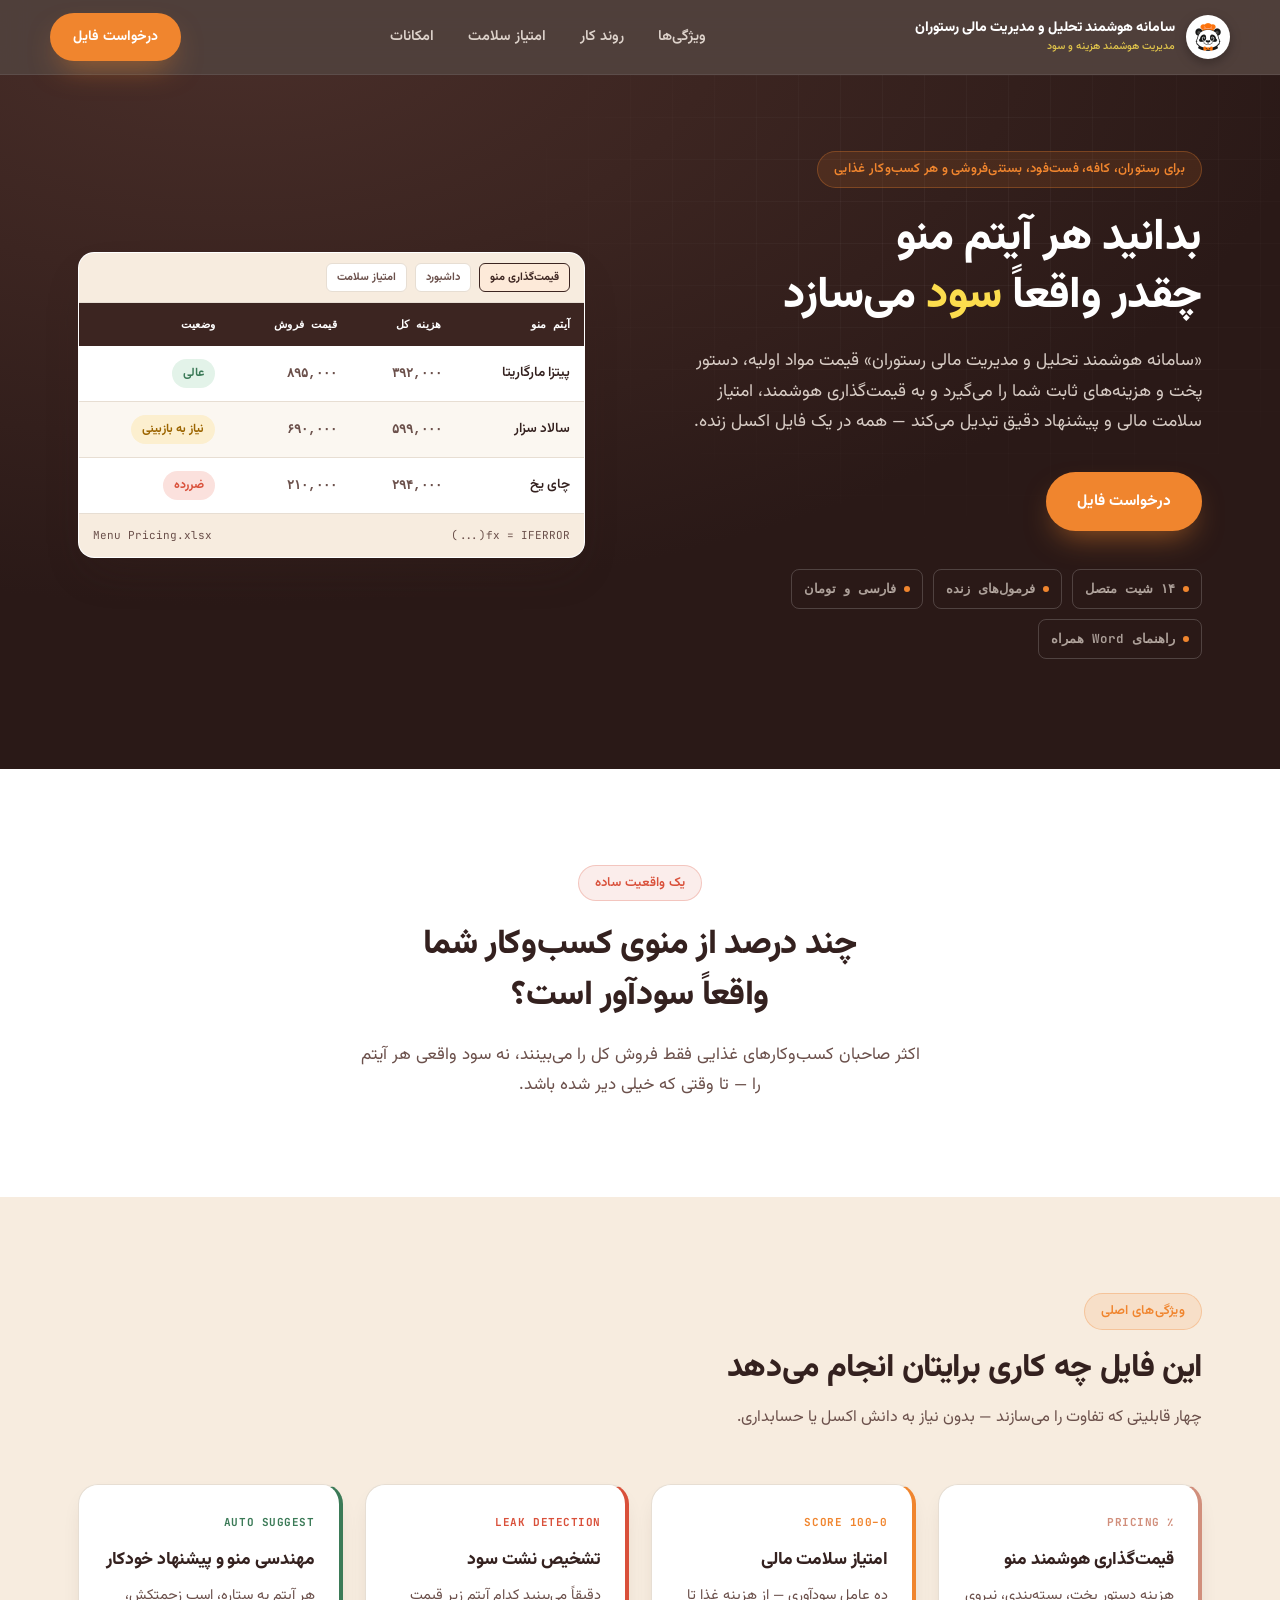
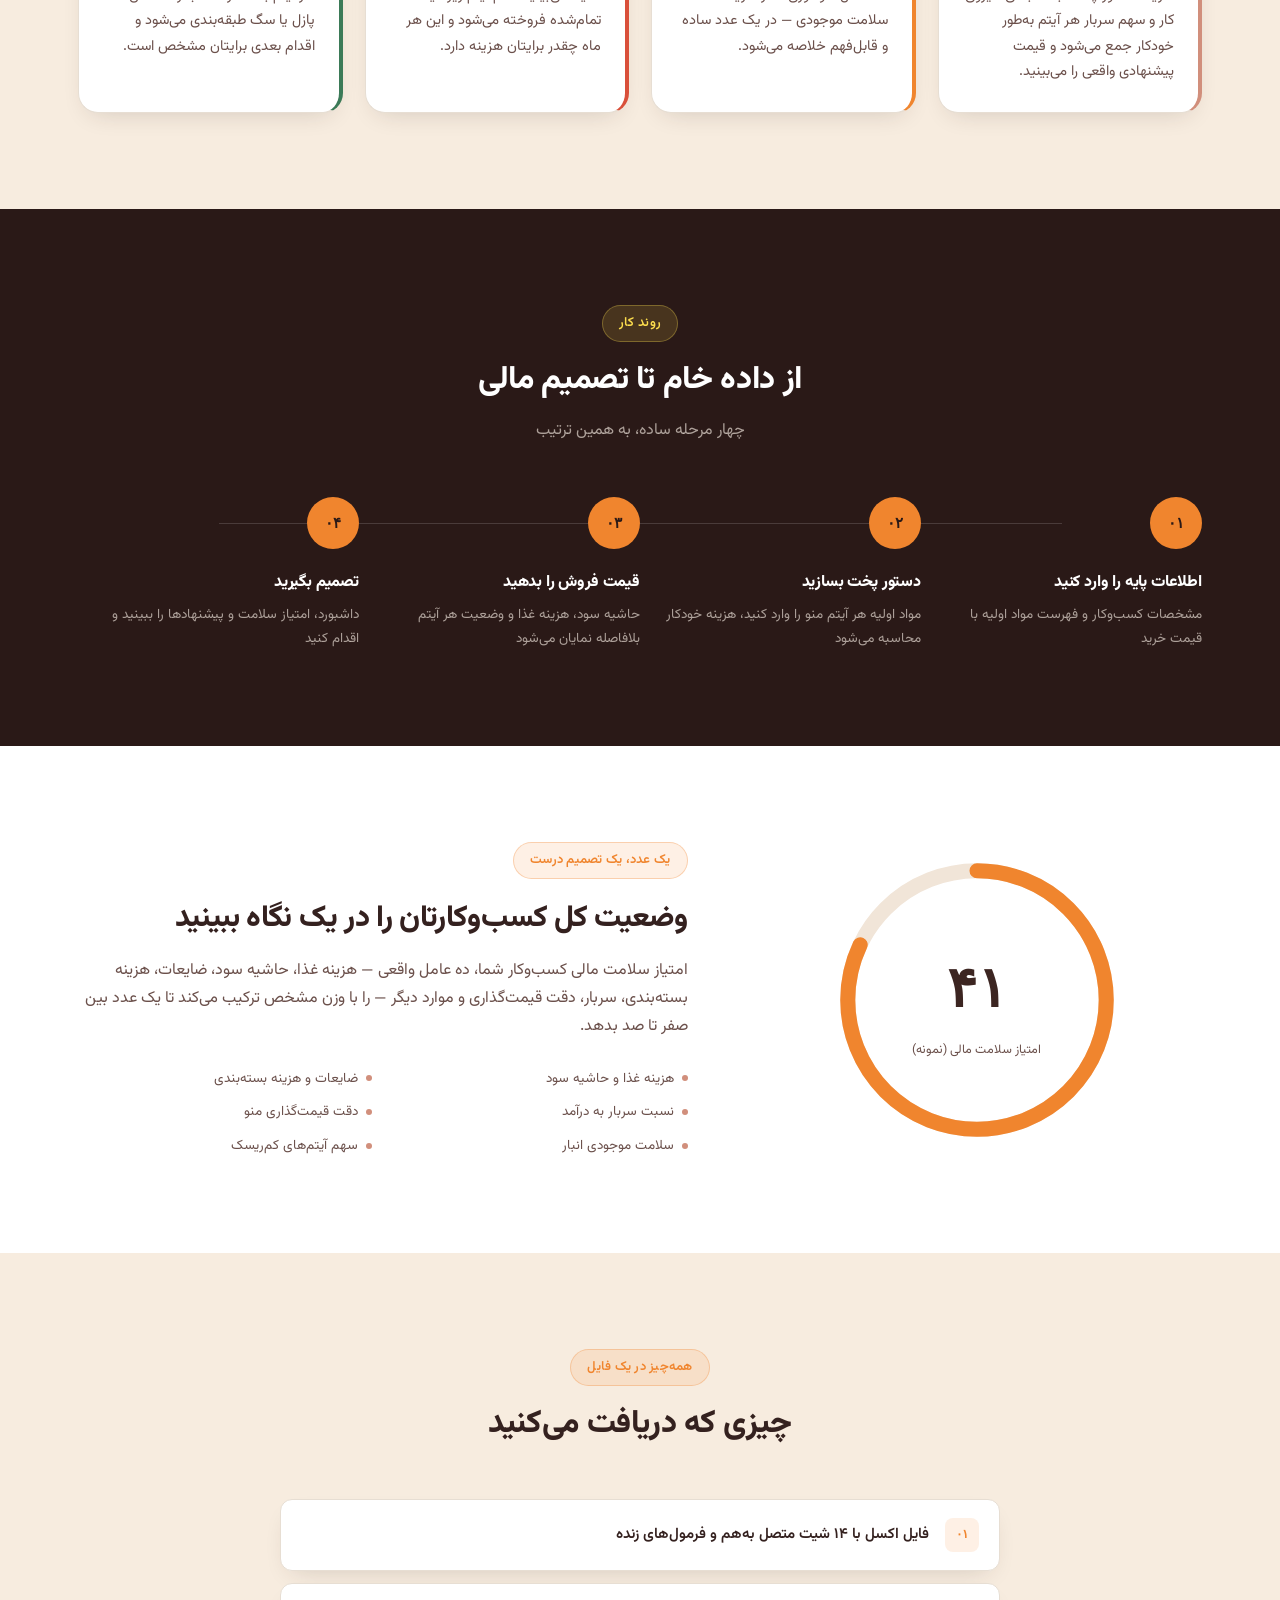
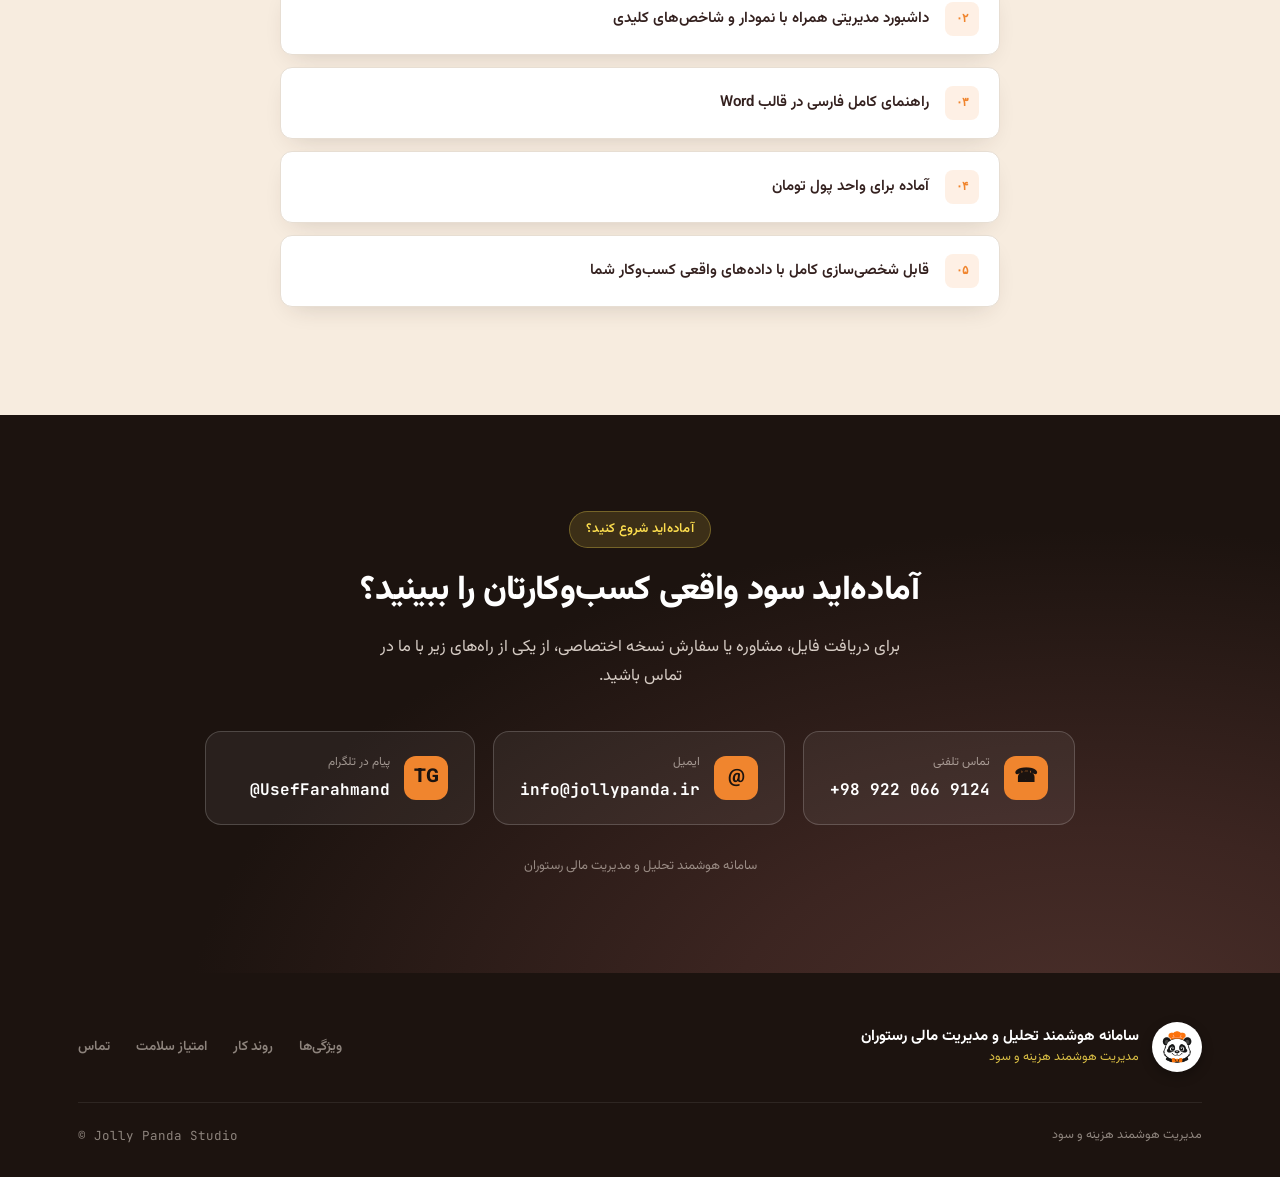
<file: site/index.html>
<!DOCTYPE html>
<html lang="fa" dir="rtl">
<head>
<meta charset="UTF-8">
<meta name="viewport" content="width=device-width, initial-scale=1.0">
<title>سامانه هوشمند تحلیل و مدیریت مالی رستوران | مدیریت هوشمند هزینه و سود</title>
<meta name="description" content="مدیریت هوشمند هزینه و سود — سامانه هوشمند تحلیل و مدیریت مالی رستوران، کافه، فست‌فود، بستنی‌فروشی و هر کسب‌وکار غذایی دیگر: قیمت‌گذاری هوشمند منو، امتیاز سلامت مالی و تشخیص نشت سود، همه در یک فایل اکسل.">
<meta property="og:title" content="سامانه هوشمند تحلیل و مدیریت مالی رستوران | مدیریت هوشمند هزینه و سود">
<meta property="og:description" content="مدیریت هوشمند هزینه و سود — بدانید هر آیتم منو چقدر واقعاً برایتان سود می‌سازد.">
<meta property="og:type" content="website">
<meta name="theme-color" content="#fdfaf5">
<link rel="icon" href="[data-uri]" type="image/png">
<link rel="preconnect" href="https://fonts.googleapis.com">
<link rel="preconnect" href="https://fonts.gstatic.com" crossorigin>
<link href="https://fonts.googleapis.com/css2?family=Vazirmatn:wght@400;500;600;700;800;900&family=JetBrains+Mono:wght@400;500;600;700&display=swap" rel="stylesheet">
<style>
  :root{
    /* Jolly Panda Studio design tokens — same palette, radii, shadow and
       type scale as jollypanda.ir (see /assets + css/variables.css on the
       main site). Property NAMES below are kept as this page already
       authored them; only the VALUES are re-tinted to the brand system. */
    --navy:#3C2521;         /* was cool navy -> Jolly Panda "night-soft" ink */
    --navy-dark:#2A1917;    /* Jolly Panda "night" */
    --navy-deeper:#1C130F;  /* deeper ink, for the darkest gradient stop */
    --navy-glow:#4A2F2A;    /* warm highlight used inside dark radial gradients */
    --gold:#F0852E;         /* Jolly Panda primary — Panda Orange (the hoodie) */
    --gold-dark:#BE5A29;    /* Jolly Panda hover state — Ember Orange */
    --gold-light:#FCDD4E;   /* Jolly Panda secondary — Bamboo Yellow */
    --teal:#D18F7C;         /* Jolly Panda accent — Blush Rose (dark) */
    --coral:#D9503A;        /* warmed alert red, still reads as "loss" */
    --green:#3B7A57;        /* semantic "healthy" green, unchanged */
    --off:#F7ECDF;          /* Jolly Panda paper-alt (warm cream) */
    --paper:#FFFFFF;        /* Jolly Panda surface */
    --ink:#34211F;          /* Jolly Panda ink */
    --ink-soft:#6B504B;     /* Jolly Panda ink-soft */
    --on-night:#FDF3EA;     /* Jolly Panda color-on-night, for text on dark sections */
    --line:#E7DED3;         /* warm border, same role as --color-border */
    --radius:20px;          /* Jolly Panda --radius-md */
    --radius-sm:12px;       /* Jolly Panda --radius-sm */
    --shadow:0 20px 44px -14px rgba(52,33,31,.30);   /* warm ink-tinted shadow-lift */
    --shadow-sm:0 10px 26px -12px rgba(52,33,31,.20); /* warm ink-tinted shadow-soft */
    --maxw:1180px;          /* Jolly Panda --container-max */
    --serif-num:'JetBrains Mono', ui-monospace, monospace;
  }
  *{box-sizing:border-box;}
  html{scroll-behavior:smooth;}
  body{
    margin:0;
    font-family:'Vazirmatn', Tahoma, sans-serif;
    background:var(--off);
    color:var(--ink);
    line-height:1.75;
    -webkit-font-smoothing:antialiased;
  }
  img{max-width:100%;display:block;}
  a{color:inherit;text-decoration:none;}
  .wrap{max-width:var(--maxw); margin:0 auto; padding:0 28px;}
  .eyebrow{
    display:inline-flex; align-items:center; gap:8px;
    font-size:13px; font-weight:600; letter-spacing:.02em;
    color:var(--gold); background:rgba(240,133,46,.12);
    border:1px solid rgba(240,133,46,.3);
    padding:6px 16px; border-radius:999px;
  }
  h1,h2,h3{font-weight:800; margin:0; letter-spacing:-.01em;}
  p{margin:0;}
  .btn{
    display:inline-flex; align-items:center; justify-content:center; gap:8px;
    font-family:inherit; font-weight:700; font-size:15.5px;
    padding:15px 30px; border-radius:999px; cursor:pointer;
    border:1.5px solid transparent; transition:transform .18s ease, box-shadow .18s ease, background .18s ease;
    white-space:nowrap;
  }
  .btn:hover{transform:translateY(-2px);}
  .btn-gold{background:var(--gold); color:#fff; box-shadow:0 14px 30px -10px rgba(240,133,46,.55);}
  .btn-gold:hover{background:var(--gold-dark); box-shadow:0 18px 36px -10px rgba(240,133,46,.7);}
  .btn-ghost-dark{background:transparent; color:#fff; border-color:rgba(255,255,255,.35);}
  .btn-ghost-dark:hover{border-color:#fff; background:rgba(255,255,255,.08);}
  .btn-ghost-light{background:transparent; color:var(--navy); border-color:var(--line);}
  .btn-ghost-light:hover{border-color:var(--navy);}

  /* ---------------- Header ---------------- */
  header{
    position:sticky; top:0; z-index:50;
    background:rgba(42,25,23,.82); backdrop-filter:blur(14px); -webkit-backdrop-filter:blur(14px);
    border-bottom:1px solid rgba(255,255,255,.08);
  }
  .nav{display:flex; align-items:center; justify-content:space-between; min-height:74px; padding:11px 0; gap:20px;}
  .brand{display:flex; align-items:center; gap:11px; color:#fff;}
  .brand-mark{
    display:flex; align-items:center; justify-content:center; flex:none;
    width:44px; height:44px; border-radius:50%; background:#fff;
    box-shadow:0 4px 12px rgba(0,0,0,.28);
  }
  .brand img{width:30px; height:30px; display:block;}
  .brand-text{display:flex; flex-direction:column; gap:2px;}
  .brand-text strong{font-size:14px; font-weight:800; line-height:1.35; white-space:nowrap;}
  .brand small{display:block; font-weight:500; font-size:10.5px; line-height:1.4; color:rgba(253,243,234,.62); margin-top:0;}
  .brand small:last-child{color:rgba(252,221,78,.85);}
  .nav-links{display:flex; align-items:center; gap:34px; font-size:14.5px; font-weight:600; color:rgba(253,243,234,.82);}
  .nav-links a:hover{color:#fff;}
  .nav-cta{display:flex; align-items:center;}
  .nav-toggle{display:none;}

  /* ---------------- Hero ---------------- */
  .hero{
    position:relative; overflow:hidden;
    background:radial-gradient(1100px 600px at 18% -10%, var(--navy-glow) 0%, var(--navy) 45%, var(--navy-dark) 100%);
    padding:76px 0 110px;
    color:#fff;
  }
  .hero::before{
    content:''; position:absolute; inset:0;
    background-image:
      linear-gradient(rgba(255,255,255,.045) 1px, transparent 1px),
      linear-gradient(90deg, rgba(255,255,255,.045) 1px, transparent 1px);
    background-size:42px 42px;
    -webkit-mask-image:radial-gradient(700px 500px at 75% 20%, #000 0%, transparent 70%);
    mask-image:radial-gradient(700px 500px at 75% 20%, #000 0%, transparent 70%);
    pointer-events:none;
  }
  .hero-grid{
    position:relative; z-index:1;
    display:grid; grid-template-columns:1.05fr .95fr; gap:56px; align-items:center;
  }
  .hero h1{font-size:44px; line-height:1.32; margin:22px 0 20px;}
  .hero h1 em{font-style:normal; color:var(--gold-light);}
  .hero p.lead{font-size:17.5px; color:rgba(253,243,234,.82); max-width:520px; margin-bottom:34px;}
  .hero-ctas{display:flex; gap:14px; flex-wrap:wrap; margin-bottom:38px;}
  .proof-strip{display:flex; flex-wrap:wrap; gap:10px;}
  .proof-chip{
    font-family:var(--serif-num); font-size:12.5px; font-weight:600; color:rgba(253,243,234,.62);
    border:1px solid rgba(255,255,255,.18); border-radius:8px; padding:8px 12px;
    display:flex; align-items:center; gap:8px;
  }
  .proof-chip .dot{width:6px;height:6px;border-radius:50%;background:var(--gold);}

  /* ---------------- Spreadsheet mockup (signature element) ---------------- */
  .sheet-card{
    background:#fff; border-radius:16px; box-shadow:var(--shadow);
    overflow:hidden; transform:rotate(-1.2deg);
    animation:float 6.5s ease-in-out infinite;
    border:1px solid rgba(255,255,255,.5);
  }
  @keyframes float{0%,100%{transform:rotate(-1.2deg) translateY(0);}50%{transform:rotate(-1.2deg) translateY(-10px);}}
  .sheet-topbar{
    background:var(--off); border-bottom:1px solid var(--line);
    padding:10px 14px; display:flex; align-items:center; gap:8px;
  }
  .sheet-topbar .tab{
    font-size:11px; font-weight:700; color:var(--ink-soft);
    background:#fff; border:1px solid var(--line); border-radius:6px; padding:4px 10px;
  }
  .sheet-topbar .tab.active{color:var(--navy); border-color:var(--navy); background:#FDEAD9;}
  .sheet-table{width:100%; border-collapse:collapse; font-size:13.5px;}
  .sheet-table th{
    text-align:right; font-family:var(--serif-num); font-size:10.5px; letter-spacing:.03em;
    text-transform:uppercase; color:#fff; background:var(--navy);
    padding:12px 14px; font-weight:600;
  }
  .sheet-table td{padding:13px 14px; border-bottom:1px solid var(--line); font-weight:600; color:var(--ink);}
  .sheet-table tr:last-child td{border-bottom:none;}
  .sheet-table tr:nth-child(even) td{background:#FBF7F1;}
  .sheet-table td.num{font-family:var(--serif-num); font-weight:600; color:var(--ink-soft); font-size:13px;}
  .pill{
    display:inline-block; font-size:12px; font-weight:700; padding:4px 11px; border-radius:999px;
  }
  .pill-good{background:#E3F3E9; color:var(--green);}
  .pill-warn{background:#FCEFCF; color:#9C6500;}
  .pill-bad{background:#FBE1DD; color:var(--coral);}
  .sheet-foot{
    padding:12px 14px; background:var(--off); border-top:1px solid var(--line);
    font-family:var(--serif-num); font-size:11px; color:var(--ink-soft); display:flex; justify-content:space-between;
  }

  /* ---------------- Sections ---------------- */
  section{padding:96px 0;}
  .section-head{max-width:640px; margin:0 0 52px;}
  .section-head.center{margin-inline:auto; text-align:center;}
  .section-head h2{font-size:32px; line-height:1.4; margin-top:16px;}
  .section-head p{color:var(--ink-soft); font-size:16px; margin-top:14px;}

  .hook{background:var(--paper);}
  .hook-inner{max-width:760px; margin:0 auto; text-align:center;}
  .hook h2{font-size:34px; line-height:1.5;}
  .hook p{color:var(--ink-soft); font-size:17px; margin-top:20px; max-width:560px; margin-inline:auto;}

  .features{background:var(--off);}
  .feature-grid{display:grid; grid-template-columns:repeat(4,1fr); gap:22px;}
  .feature-card{
    background:#fff; border-radius:var(--radius); padding:28px 24px;
    border:1px solid var(--line); border-inline-start:4px solid var(--accent, var(--teal));
    box-shadow:var(--shadow-sm);
    transition:transform .2s ease;
  }
  .feature-card:hover{transform:translateY(-4px);}
  .feature-card .tag{
    font-family:var(--serif-num); font-size:11px; font-weight:700; letter-spacing:.05em;
    color:var(--accent, var(--teal)); text-transform:uppercase; margin-bottom:14px; display:block;
  }
  .feature-card h3{font-size:17.5px; margin-bottom:10px; line-height:1.5;}
  .feature-card p{font-size:14.5px; color:var(--ink-soft);}

  .how{background:var(--navy-dark); color:#fff;}
  .how .section-head h2, .how .section-head p{color:#fff;}
  .how .section-head p{color:rgba(253,243,234,.62);}
  .steps{display:grid; grid-template-columns:repeat(4,1fr); gap:0; position:relative;}
  .steps::before{
    content:''; position:absolute; top:26px; right:12.5%; left:12.5%; height:1px;
    background:rgba(255,255,255,.15);
  }
  .step{position:relative; padding-inline-end:18px;}
  .step .num{
    font-family:var(--serif-num); font-size:15px; font-weight:700; color:var(--navy-dark);
    background:var(--gold); width:52px; height:52px; border-radius:50%;
    display:flex; align-items:center; justify-content:center; margin-bottom:22px; position:relative; z-index:1;
  }
  .step h3{font-size:16px; margin-bottom:8px; line-height:1.5;}
  .step p{font-size:13.5px; color:rgba(253,243,234,.62);}

  .score-section{background:var(--paper);}
  .score-grid{display:grid; grid-template-columns:.85fr 1.15fr; gap:64px; align-items:center;}
  .ring-wrap{display:flex; justify-content:center;}
  .ring-holder{position:relative; width:280px; height:280px;}
  .ring-holder svg{width:100%; height:100%; transform:rotate(-90deg);}
  .ring-bg{fill:none; stroke:#F1E5D8; stroke-width:14;}
  .ring-fg{fill:none; stroke:var(--gold); stroke-width:14; stroke-linecap:round; stroke-dasharray:754; stroke-dashoffset:754; transition:stroke-dashoffset 1.6s cubic-bezier(.22,.9,.3,1);}
  .ring-center{position:absolute; inset:0; display:flex; flex-direction:column; align-items:center; justify-content:center;}
  .ring-center .num{font-family:var(--serif-num); font-size:56px; font-weight:700; color:var(--navy);}
  .ring-center .lbl{font-size:12.5px; color:var(--ink-soft); margin-top:4px;}
  .score-text h2{font-size:30px; line-height:1.45;}
  .score-text p{color:var(--ink-soft); font-size:16px; margin-top:16px;}
  .score-factors{display:grid; grid-template-columns:1fr 1fr; gap:10px 22px; margin-top:26px;}
  .score-factors div{
    font-size:13.5px; color:var(--ink-soft); display:flex; align-items:center; gap:8px;
  }
  .score-factors div::before{content:''; width:6px; height:6px; border-radius:50%; background:var(--teal); flex:none;}

  .included{background:var(--off);}
  .incl-list{max-width:720px; margin:0 auto;}
  .incl-row{
    display:flex; align-items:center; gap:16px; background:#fff; border:1px solid var(--line);
    border-radius:var(--radius-sm); padding:18px 20px; margin-bottom:12px; box-shadow:var(--shadow-sm);
  }
  .incl-row .idx{
    font-family:var(--serif-num); font-size:12px; font-weight:700; color:var(--gold);
    background:rgba(240,133,46,.12); border-radius:8px; width:34px; height:34px; flex:none;
    display:flex; align-items:center; justify-content:center;
  }
  .incl-row p{font-size:15px; font-weight:600;}

  .cta-section{
    background:radial-gradient(900px 500px at 85% 110%, var(--navy-glow) 0%, var(--navy) 40%, var(--navy-deeper) 100%);
    color:#fff; text-align:center;
  }
  .cta-section h2{font-size:34px; line-height:1.45; max-width:640px; margin:0 auto 18px;}
  .cta-section p.lead{color:rgba(253,243,234,.82); font-size:16.5px; max-width:520px; margin:0 auto 40px;}
  .cta-cards{display:flex; gap:18px; justify-content:center; flex-wrap:wrap; margin-bottom:30px;}
  .cta-card{
    display:flex; align-items:center; gap:14px; background:rgba(255,255,255,.06);
    border:1px solid rgba(255,255,255,.18); border-radius:16px; padding:20px 26px;
    min-width:270px; text-align:right; transition:background .2s ease, transform .2s ease;
  }
  .cta-card:hover{background:rgba(255,255,255,.1); transform:translateY(-3px);}
  .cta-card .ic{
    width:44px; height:44px; border-radius:12px; background:var(--gold); color:var(--navy-deeper);
    display:flex; align-items:center; justify-content:center; flex:none; font-size:19px; font-weight:800;
  }
  .cta-card .meta{font-size:12px; color:rgba(253,243,234,.55); margin-bottom:3px;}
  .cta-card .val{font-size:16px; font-weight:700; font-family:var(--serif-num); direction:ltr; text-align:right;}
  .cta-card .val.val-fa{font-family:'Vazirmatn', Tahoma, sans-serif; direction:rtl; color:rgba(253,243,234,.9);}
  .cta-card.static{cursor:default;}
  .cta-card.static:hover{background:rgba(255,255,255,.06); transform:none;}
  .cta-note{font-size:13px; color:rgba(253,243,234,.5);}

  footer{background:var(--navy-deeper); color:rgba(253,243,234,.5); padding:48px 0 30px;}
  .foot-top{display:flex; justify-content:space-between; align-items:center; flex-wrap:wrap; gap:24px; padding-bottom:30px; border-bottom:1px solid rgba(255,255,255,.08);}
  .foot-brand{display:flex; align-items:center; gap:13px;}
  .foot-brand .brand-mark{
    display:flex; align-items:center; justify-content:center; flex:none;
    width:50px; height:50px; border-radius:50%; background:#fff;
    box-shadow:0 4px 12px rgba(0,0,0,.3);
  }
  .foot-brand img{width:34px;height:34px; display:block;}
  .foot-brand strong{color:#fff; font-size:15px; display:block; line-height:1.35; white-space:nowrap;}
  .foot-brand span{display:block; font-size:12.5px; line-height:1.5;}
  .foot-brand span:last-of-type{color:rgba(252,221,78,.85); margin-top:1px;}
  .foot-links{display:flex; gap:26px; font-size:13.5px; font-weight:600;}
  .foot-links a:hover{color:#fff;}
  .foot-bottom{display:flex; justify-content:space-between; flex-wrap:wrap; gap:10px; padding-top:22px; font-size:12.5px; font-family:var(--serif-num); direction:ltr; text-align:right;}
  .foot-bottom span:last-child{direction:rtl; font-family:'Vazirmatn', Tahoma, sans-serif;}

  .reveal{opacity:0; transform:translateY(24px); transition:opacity .7s ease, transform .7s ease;}
  .reveal.in{opacity:1; transform:none;}

  @media (max-width:980px){
    .hero-grid{grid-template-columns:1fr; gap:48px;}
    .hero h1{font-size:34px;}
    .feature-grid{grid-template-columns:1fr 1fr;}
    .steps{grid-template-columns:1fr 1fr; row-gap:36px;}
    .steps::before{display:none;}
    .score-grid{grid-template-columns:1fr;}
    .nav-links{display:none;}
  }
  @media (max-width:600px){
    .wrap{padding:0 18px;}
    .hero{padding:52px 0 80px;}
    .hero h1{font-size:27px;}
    .feature-grid{grid-template-columns:1fr;}
    .steps{grid-template-columns:1fr;}
    section{padding:66px 0;}
    .cta-card{min-width:100%;}
    .foot-top{flex-direction:column; align-items:flex-start;}
    .brand-mark{width:36px; height:36px;}
    .brand img{width:24px; height:24px;}
    .brand-text strong{font-size:10px;}
    .brand-text small{display:none;}
  }
  @media (prefers-reduced-motion:reduce){
    html{scroll-behavior:auto;}
    .sheet-card{animation:none;}
    .reveal{transition:none; opacity:1; transform:none;}
    .ring-fg{transition:none;}
  }
</style>
</head>
<body>

<header>
  <div class="wrap nav">
    <a class="brand" href="https://www.jollypanda.ir/" aria-label="سامانه هوشمند تحلیل و مدیریت مالی رستوران">
      <span class="brand-mark">
        <img src="[data-uri]" alt="لوگوی سامانه هوشمند تحلیل و مدیریت مالی رستوران">
      </span>
      <div class="brand-text">
        <strong>سامانه هوشمند تحلیل و مدیریت مالی رستوران</strong>
        <small>مدیریت هوشمند هزینه و سود</small>
      </div>
    </a>
    <nav class="nav-links">
      <a href="#features">ویژگی‌ها</a>
      <a href="#how">روند کار</a>
      <a href="#score">امتیاز سلامت</a>
      <a href="#included">امکانات</a>
    </nav>
    <div class="nav-cta">
      <a href="#contact" class="btn btn-gold" style="padding:11px 22px; font-size:14px;">درخواست فایل</a>
    </div>
  </div>
</header>

<section class="hero">
  <div class="wrap hero-grid">
    <div>
      <span class="eyebrow">برای رستوران، کافه، فست‌فود، بستنی‌فروشی و هر کسب‌وکار غذایی</span>
      <h1 class="reveal">بدانید هر آیتم منو<br>چقدر واقعاً <em>سود</em> می‌سازد</h1>
      <p class="lead reveal">«سامانه هوشمند تحلیل و مدیریت مالی رستوران» قیمت مواد اولیه، دستور پخت و هزینه‌های ثابت شما را می‌گیرد و به قیمت‌گذاری هوشمند، امتیاز سلامت مالی و پیشنهاد دقیق تبدیل می‌کند — همه در یک فایل اکسل زنده.</p>
      <div class="hero-ctas reveal">
        <a href="#contact" class="btn btn-gold">درخواست فایل</a>
      </div>
      <div class="proof-strip reveal">
        <span class="proof-chip"><span class="dot"></span>۱۴ شیت متصل</span>
        <span class="proof-chip"><span class="dot"></span>فرمول‌های زنده</span>
        <span class="proof-chip"><span class="dot"></span>فارسی و تومان</span>
        <span class="proof-chip"><span class="dot"></span>راهنمای Word همراه</span>
      </div>
    </div>

    <div class="sheet-card reveal">
      <div class="sheet-topbar">
        <span class="tab active">قیمت‌گذاری منو</span>
        <span class="tab">داشبورد</span>
        <span class="tab">امتیاز سلامت</span>
      </div>
      <table class="sheet-table">
        <thead>
          <tr><th>آیتم منو</th><th>هزینه کل</th><th>قیمت فروش</th><th>وضعیت</th></tr>
        </thead>
        <tbody>
          <tr><td>پیتزا مارگاریتا</td><td class="num">۳۹۲,۰۰۰</td><td class="num">۸۹۵,۰۰۰</td><td><span class="pill pill-good">عالی</span></td></tr>
          <tr><td>سالاد سزار</td><td class="num">۵۹۹,۰۰۰</td><td class="num">۶۹۰,۰۰۰</td><td><span class="pill pill-warn">نیاز به بازبینی</span></td></tr>
          <tr><td>چای یخ</td><td class="num">۲۹۴,۰۰۰</td><td class="num">۲۱۰,۰۰۰</td><td><span class="pill pill-bad">ضررده</span></td></tr>
        </tbody>
      </table>
      <div class="sheet-foot">
        <span>fx = IFERROR(...)</span>
        <span>Menu Pricing.xlsx</span>
      </div>
    </div>
  </div>
</section>

<section class="hook">
  <div class="wrap hook-inner reveal">
    <span class="eyebrow" style="color:var(--coral); background:rgba(217,80,58,.1); border-color:rgba(217,80,58,.25);">یک واقعیت ساده</span>
    <h2 style="margin-top:18px;">چند درصد از منوی کسب‌وکار شما<br>واقعاً سودآور است؟</h2>
    <p>اکثر صاحبان کسب‌وکارهای غذایی فقط فروش کل را می‌بینند، نه سود واقعی هر آیتم را — تا وقتی که خیلی دیر شده باشد.</p>
  </div>
</section>

<section class="features" id="features">
  <div class="wrap">
    <div class="section-head reveal">
      <span class="eyebrow">ویژگی‌های اصلی</span>
      <h2>این فایل چه کاری برایتان انجام می‌دهد</h2>
      <p>چهار قابلیتی که تفاوت را می‌سازند — بدون نیاز به دانش اکسل یا حسابداری.</p>
    </div>
    <div class="feature-grid">
      <div class="feature-card reveal" style="--accent:var(--teal)">
        <span class="tag">٪ pricing</span>
        <h3>قیمت‌گذاری هوشمند منو</h3>
        <p>هزینه دستور پخت، بسته‌بندی، نیروی کار و سهم سربار هر آیتم به‌طور خودکار جمع می‌شود و قیمت پیشنهادی واقعی را می‌بینید.</p>
      </div>
      <div class="feature-card reveal" style="--accent:var(--gold)">
        <span class="tag">0–100 score</span>
        <h3>امتیاز سلامت مالی</h3>
        <p>ده عامل سودآوری — از هزینه غذا تا سلامت موجودی — در یک عدد ساده و قابل‌فهم خلاصه می‌شود.</p>
      </div>
      <div class="feature-card reveal" style="--accent:var(--coral)">
        <span class="tag">leak detection</span>
        <h3>تشخیص نشت سود</h3>
        <p>دقیقاً می‌بینید کدام آیتم زیر قیمت تمام‌شده فروخته می‌شود و این هر ماه چقدر برایتان هزینه دارد.</p>
      </div>
      <div class="feature-card reveal" style="--accent:var(--green)">
        <span class="tag">auto suggest</span>
        <h3>مهندسی منو و پیشنهاد خودکار</h3>
        <p>هر آیتم به ستاره، اسب زحمتکش، پازل یا سگ طبقه‌بندی می‌شود و اقدام بعدی برایتان مشخص است.</p>
      </div>
    </div>
  </div>
</section>

<section class="how" id="how">
  <div class="wrap">
    <div class="section-head center reveal">
      <span class="eyebrow" style="color:var(--gold-light); background:rgba(252,221,78,.14); border-color:rgba(252,221,78,.3);">روند کار</span>
      <h2>از داده خام تا تصمیم مالی</h2>
      <p>چهار مرحله ساده، به همین ترتیب</p>
    </div>
    <div class="steps">
      <div class="step reveal">
        <div class="num">۰۱</div>
        <h3>اطلاعات پایه را وارد کنید</h3>
        <p>مشخصات کسب‌وکار و فهرست مواد اولیه با قیمت خرید</p>
      </div>
      <div class="step reveal">
        <div class="num">۰۲</div>
        <h3>دستور پخت بسازید</h3>
        <p>مواد اولیه هر آیتم منو را وارد کنید، هزینه خودکار محاسبه می‌شود</p>
      </div>
      <div class="step reveal">
        <div class="num">۰۳</div>
        <h3>قیمت فروش را بدهید</h3>
        <p>حاشیه سود، هزینه غذا و وضعیت هر آیتم بلافاصله نمایان می‌شود</p>
      </div>
      <div class="step reveal">
        <div class="num">۰۴</div>
        <h3>تصمیم بگیرید</h3>
        <p>داشبورد، امتیاز سلامت و پیشنهادها را ببینید و اقدام کنید</p>
      </div>
    </div>
  </div>
</section>

<section class="score-section" id="score">
  <div class="wrap score-grid">
    <div class="ring-wrap reveal">
      <div class="ring-holder" id="ringHolder">
        <svg viewBox="0 0 260 260">
          <circle class="ring-bg" cx="130" cy="130" r="120"></circle>
          <circle class="ring-fg" id="ringFg" cx="130" cy="130" r="120"></circle>
        </svg>
        <div class="ring-center">
          <span class="num" id="ringNum">۰</span>
          <span class="lbl">امتیاز سلامت مالی (نمونه)</span>
        </div>
      </div>
    </div>
    <div class="score-text reveal">
      <span class="eyebrow">یک عدد، یک تصمیم درست</span>
      <h2 style="margin-top:18px;">وضعیت کل کسب‌وکارتان را در یک نگاه ببینید</h2>
      <p>امتیاز سلامت مالی کسب‌وکار شما، ده عامل واقعی — هزینه غذا، حاشیه سود، ضایعات، هزینه بسته‌بندی، سربار، دقت قیمت‌گذاری و موارد دیگر — را با وزن مشخص ترکیب می‌کند تا یک عدد بین صفر تا صد بدهد.</p>
      <div class="score-factors">
        <div>هزینه غذا و حاشیه سود</div>
        <div>ضایعات و هزینه بسته‌بندی</div>
        <div>نسبت سربار به درآمد</div>
        <div>دقت قیمت‌گذاری منو</div>
        <div>سلامت موجودی انبار</div>
        <div>سهم آیتم‌های کم‌ریسک</div>
      </div>
    </div>
  </div>
</section>

<section class="included" id="included">
  <div class="wrap">
    <div class="section-head center reveal">
      <span class="eyebrow">همه‌چیز در یک فایل</span>
      <h2>چیزی که دریافت می‌کنید</h2>
    </div>
    <div class="incl-list">
      <div class="incl-row reveal"><span class="idx">۰۱</span><p>فایل اکسل با ۱۴ شیت متصل به‌هم و فرمول‌های زنده</p></div>
      <div class="incl-row reveal"><span class="idx">۰۲</span><p>داشبورد مدیریتی همراه با نمودار و شاخص‌های کلیدی</p></div>
      <div class="incl-row reveal"><span class="idx">۰۳</span><p>راهنمای کامل فارسی در قالب Word</p></div>
      <div class="incl-row reveal"><span class="idx">۰۴</span><p>آماده برای واحد پول تومان</p></div>
      <div class="incl-row reveal"><span class="idx">۰۵</span><p>قابل شخصی‌سازی کامل با داده‌های واقعی کسب‌وکار شما</p></div>
    </div>
  </div>
</section>

<section class="cta-section" id="contact">
  <div class="wrap reveal">
    <span class="eyebrow" style="color:var(--gold-light); background:rgba(252,221,78,.14); border-color:rgba(252,221,78,.3);">آماده‌اید شروع کنید؟</span>
    <h2 style="margin-top:18px;">آماده‌اید سود واقعی کسب‌وکارتان را ببینید؟</h2>
    <p class="lead">برای دریافت فایل، مشاوره یا سفارش نسخه اختصاصی، از یکی از راه‌های زیر با ما در تماس باشید.</p>
    <div class="cta-cards">
      <a href="tel:+989220669124" class="cta-card">
        <div class="ic">☎</div>
        <div>
          <div class="meta">تماس تلفنی</div>
          <div class="val">+98 922 066 9124</div>
        </div>
      </a>
      <a href="mailto:info@jollypanda.ir" class="cta-card">
        <div class="ic">@</div>
        <div>
          <div class="meta">ایمیل</div>
          <div class="val">info@jollypanda.ir</div>
        </div>
      </a>
      <a href="https://t.me/UsefFarahmand" target="_blank" rel="noopener" class="cta-card">
        <div class="ic">TG</div>
        <div>
          <div class="meta">پیام در تلگرام</div>
          <div class="val">@UsefFarahmand</div>
        </div>
      </a>
    </div>
    <p class="cta-note">سامانه هوشمند تحلیل و مدیریت مالی رستوران</p>
  </div>
</section>

<footer>
  <div class="wrap">
    <div class="foot-top">
      <a class="foot-brand" href="https://www.jollypanda.ir/">
        <span class="brand-mark">
          <img src="[data-uri]" alt="لوگوی سامانه هوشمند تحلیل و مدیریت مالی رستوران">
        </span>
        <div>
          <strong>سامانه هوشمند تحلیل و مدیریت مالی رستوران</strong>
          <span>مدیریت هوشمند هزینه و سود</span>
        </div>
      </a>
      <div class="foot-links">
        <a href="#features">ویژگی‌ها</a>
        <a href="#how">روند کار</a>
        <a href="#score">امتیاز سلامت</a>
        <a href="#contact">تماس</a>
      </div>
    </div>
    <div class="foot-bottom">
      <span>&copy; Jolly Panda Studio</span>
      <span>مدیریت هوشمند هزینه و سود</span>
    </div>
  </div>
</footer>

<script>
  // Scroll reveal (with a safety fallback so content is never stuck hidden)
  const revealEls = document.querySelectorAll('.reveal');
  const io = new IntersectionObserver((entries) => {
    entries.forEach(e => { if (e.isIntersecting) { e.target.classList.add('in'); io.unobserve(e.target); } });
  }, { threshold: 0.1, rootMargin: '0px 0px -60px 0px' });
  revealEls.forEach(el => io.observe(el));
  // Fallback: if IntersectionObserver is unsupported or misses anything, reveal everything shortly after load.
  window.addEventListener('load', () => {
    setTimeout(() => revealEls.forEach(el => el.classList.add('in')), 1800);
  });
  if (!('IntersectionObserver' in window)) {
    revealEls.forEach(el => el.classList.add('in'));
  }

  // Health score ring animation
  const ring = document.getElementById('ringFg');
  const ringNum = document.getElementById('ringNum');
  const ringHolder = document.getElementById('ringHolder');
  const CIRC = 2 * Math.PI * 120;
  const TARGET = 82;
  const faDigits = ['۰','۱','۲','۳','۴','۵','۶','۷','۸','۹'];
  function toFa(n){ return String(n).split('').map(d => faDigits[+d] ?? d).join(''); }
  let animated = false;
  function playRing(){
    if (animated) return;
    animated = true;
    const offset = CIRC - (TARGET/100)*CIRC;
    ring.style.strokeDashoffset = offset;
    const start = performance.now();
    const dur = 1500;
    function step(t){
      const p = Math.min(1, (t-start)/dur);
      const val = Math.round(p*TARGET);
      ringNum.textContent = toFa(val);
      if (p < 1) requestAnimationFrame(step);
    }
    requestAnimationFrame(step);
  }
  const ringIo = new IntersectionObserver((entries) => {
    entries.forEach(e => { if (e.isIntersecting) playRing(); });
  }, { threshold: 0.4 });
  ringIo.observe(ringHolder);
  window.addEventListener('load', () => setTimeout(playRing, 2400));
  if (!('IntersectionObserver' in window)) playRing();
</script>

</body>
</html>
</file>
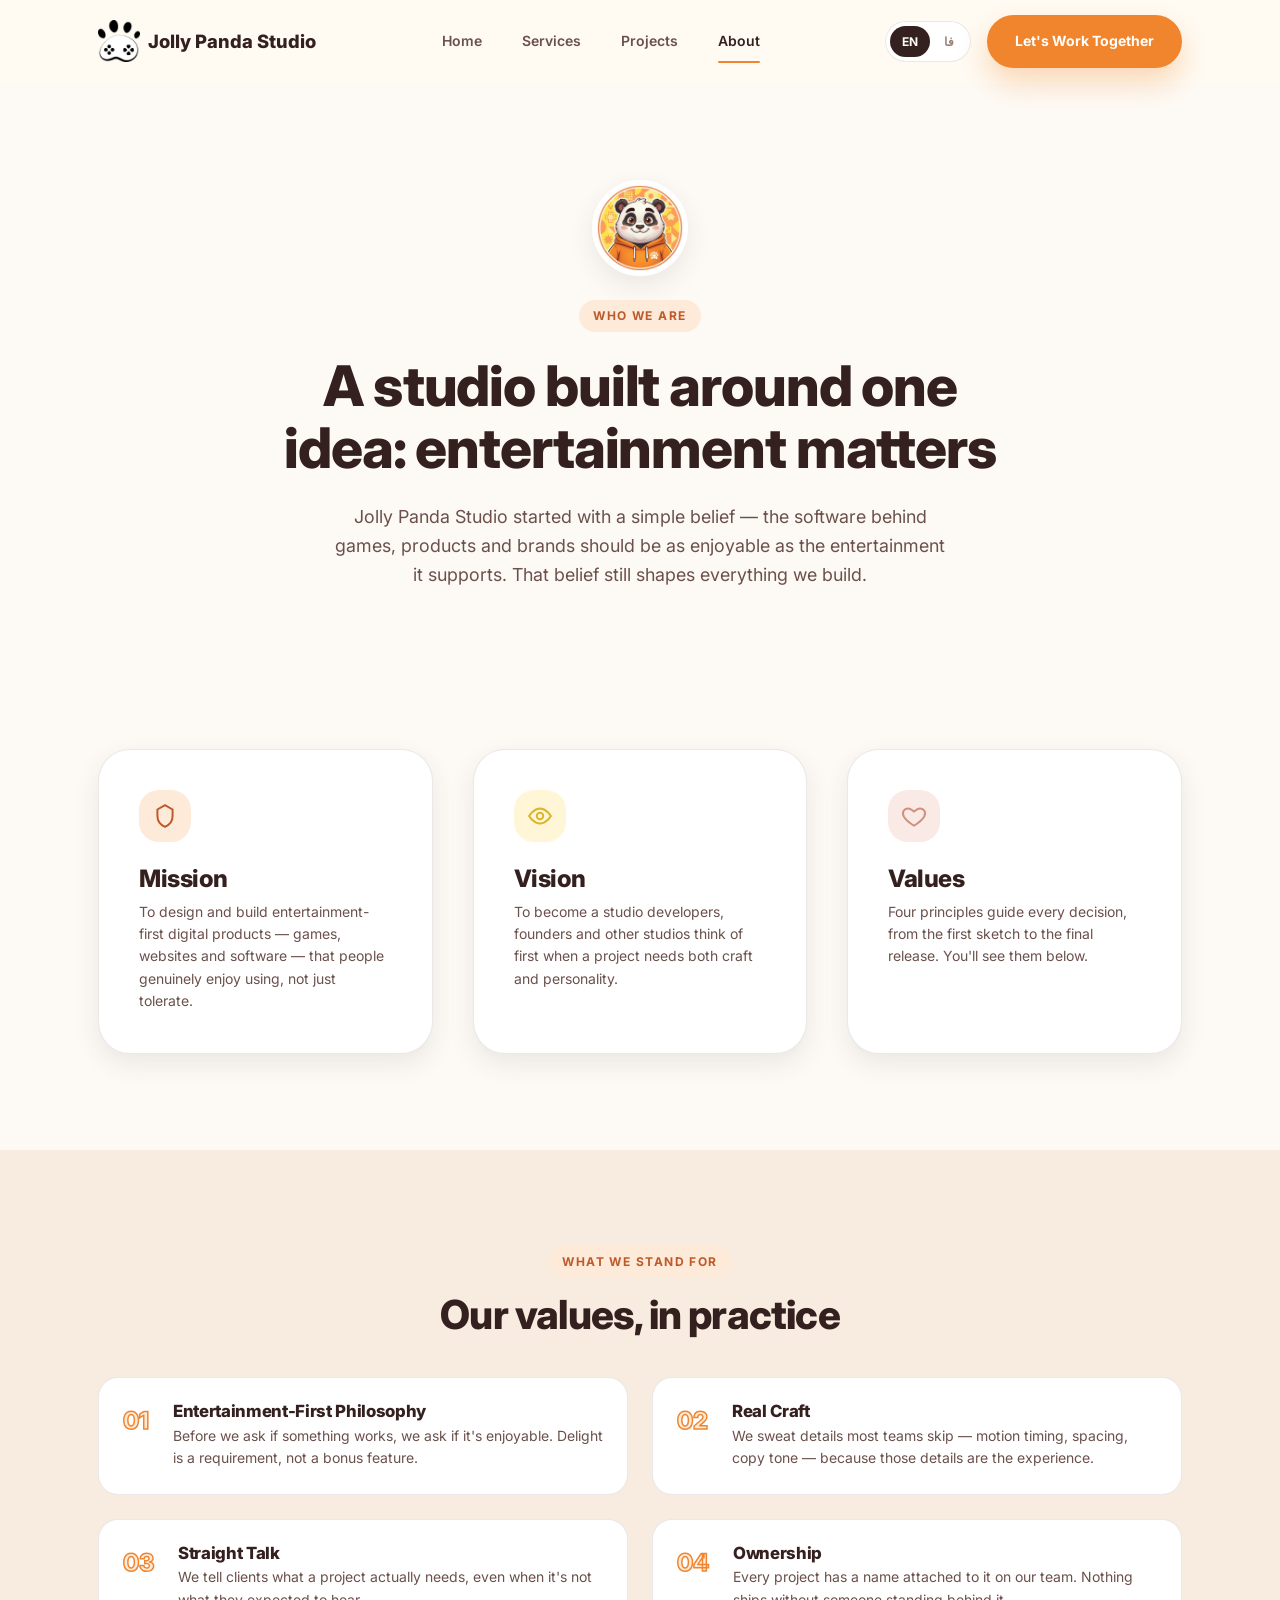
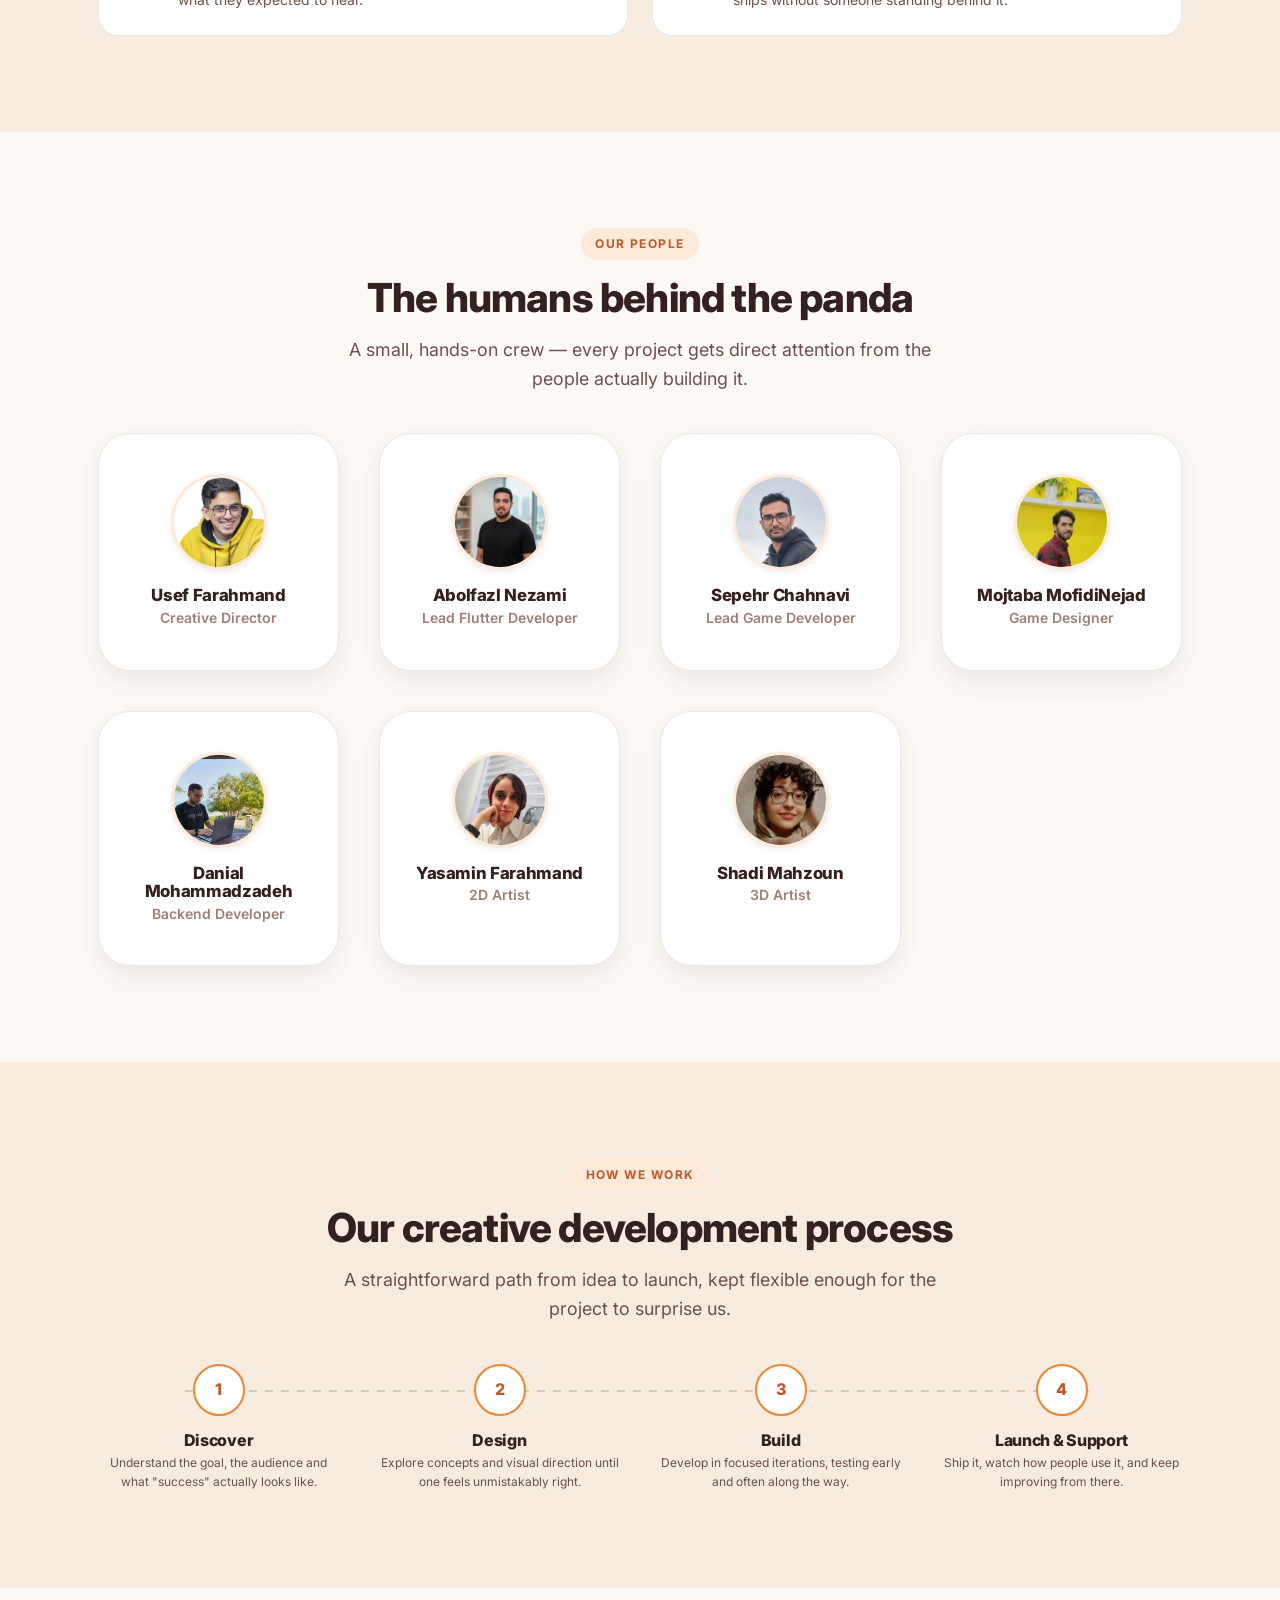
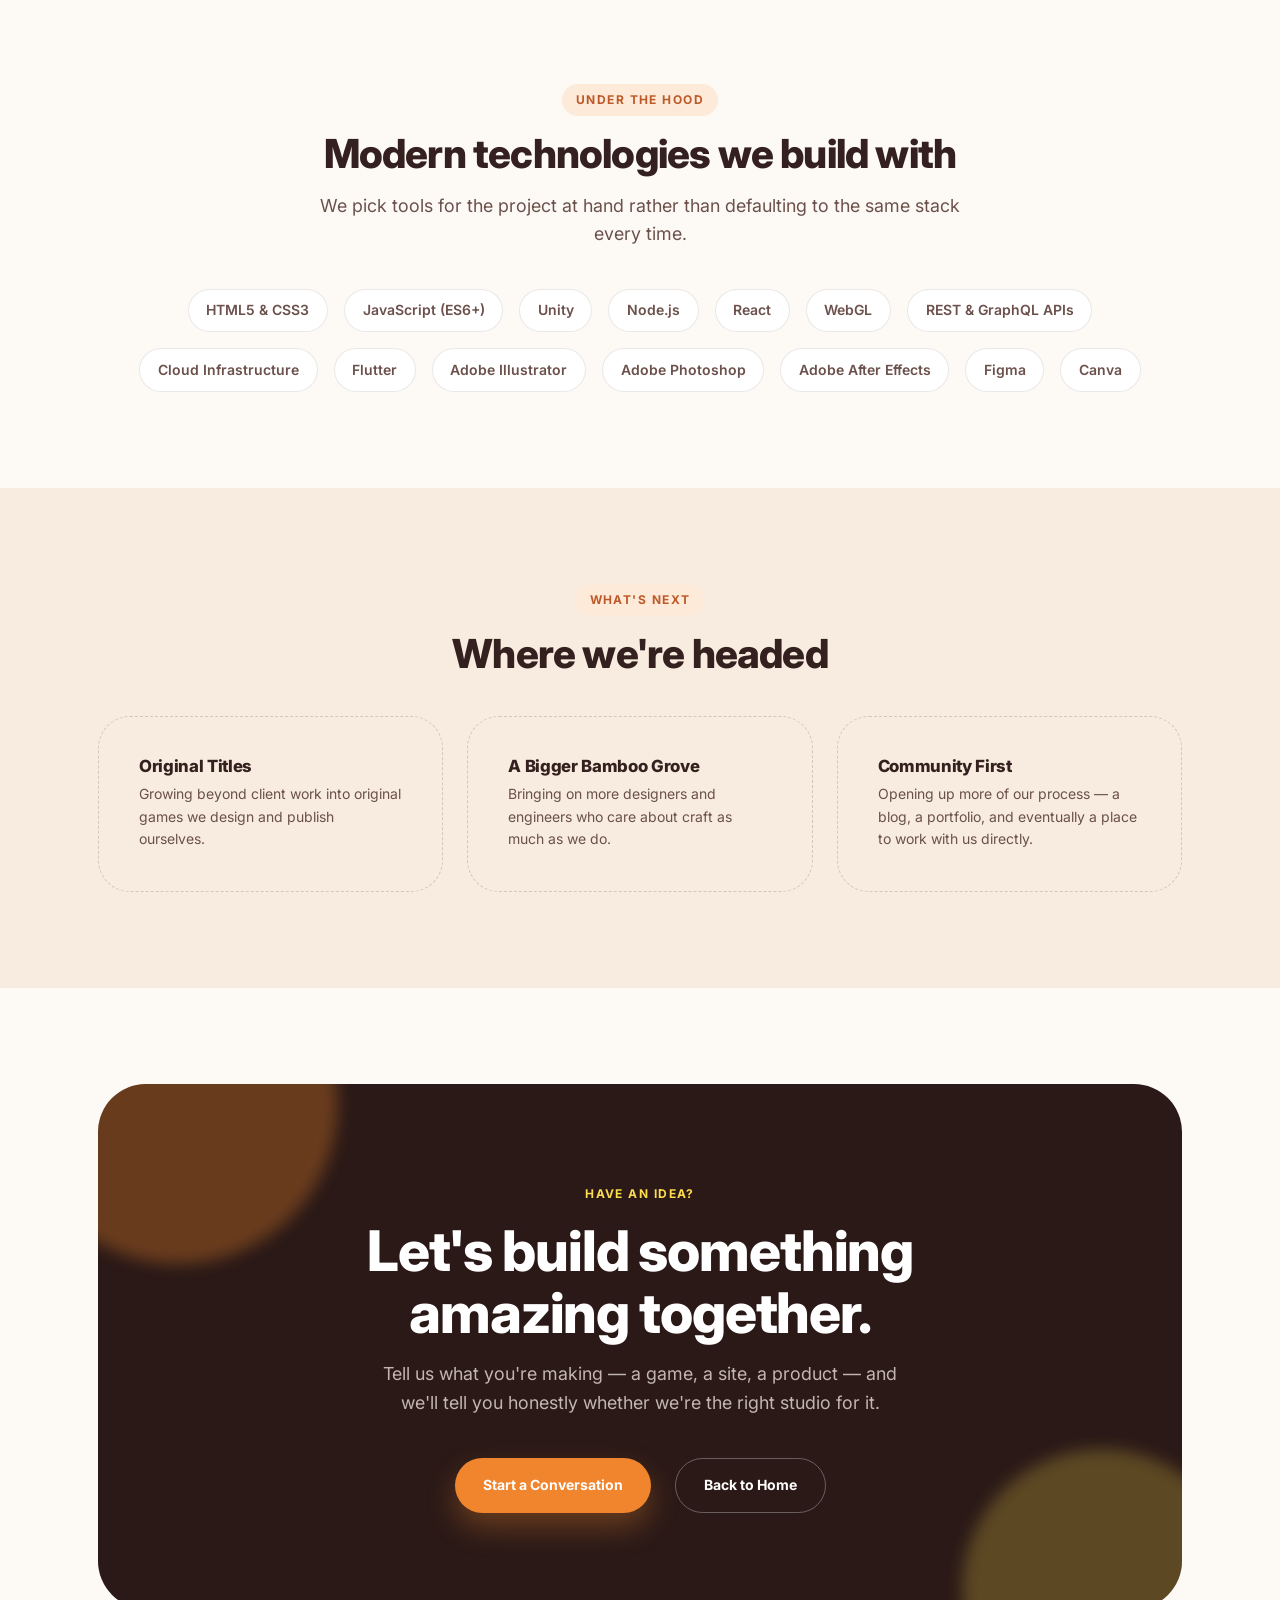
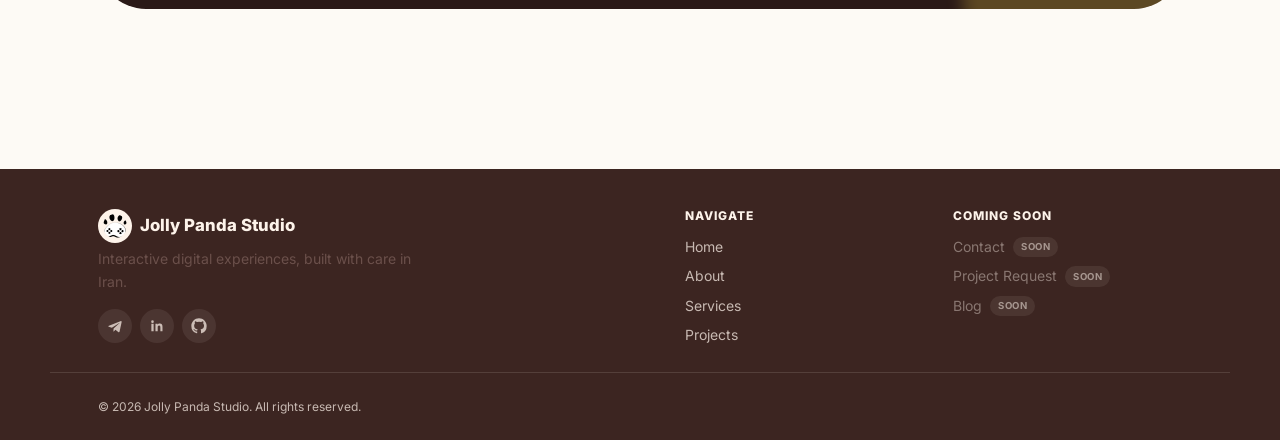
<file: about.html>
<!DOCTYPE html>

<html dir="ltr" lang="en">
<head>
<meta charset="utf-8"/>
<meta content="width=device-width, initial-scale=1.0" name="viewport"/>
<title>About Us — Jolly Panda Studio</title>
<meta content="Meet Jolly Panda Studio: our mission, vision, values and the team behind our entertainment-first games, websites and software." name="description"/>
<meta content="Jolly Panda Studio, Jolly Panda, Game Development Studio, Website Development, Software Development, Entertainment Software, about us, استودیو بازی‌سازی, تولید نرم‌افزار, طراحی سایت, درباره ما" name="keywords"/>
<meta content="#fffbf3" name="theme-color"/>
<meta content="index, follow, max-image-preview:large" name="robots"/>
<meta content="Jolly Panda Studio" name="author"/>
<meta content="About Us — Jolly Panda Studio" property="og:title"/>
<meta content="Meet Jolly Panda Studio: our mission, vision, values and the team behind our entertainment-first software." property="og:description"/>
<meta content="website" property="og:type"/>
<meta content="https://jollypanda.ir/about.html" property="og:url"/>
<meta content="Jolly Panda Studio" property="og:site_name"/>
<meta content="en_US" property="og:locale"/>
<meta content="fa_IR" property="og:locale:alternate"/>
<meta content="https://jollypanda.ir/assets/social/og-image.png" property="og:image"/>
<meta content="1200" property="og:image:width"/>
<meta content="630" property="og:image:height"/>
<meta content="Jolly Panda Studio team and brand" property="og:image:alt"/>
<meta content="summary_large_image" name="twitter:card"/>
<meta content="About Us — Jolly Panda Studio" name="twitter:title"/>
<meta content="Meet Jolly Panda Studio: our mission, vision, values and the team behind our entertainment-first software." name="twitter:description"/>
<meta content="https://jollypanda.ir/assets/social/twitter-card.png" name="twitter:image"/>
<meta content="Jolly Panda Studio team and brand" name="twitter:image:alt"/>
<!-- Favicons — generated from the official brand icon (assets/logo/jolly-panda-paw-icon.png) -->
<link href="assets/logo/favicon.ico" rel="icon" sizes="any"/>
<link href="assets/logo/favicon.svg" rel="icon" type="image/svg+xml"/>
<link href="assets/logo/favicon-32.png" rel="icon" sizes="32x32" type="image/png"/>
<link href="assets/logo/favicon-16.png" rel="icon" sizes="16x16" type="image/png"/>
<link href="assets/logo/apple-touch-icon-180.png" rel="apple-touch-icon"/>
<link href="assets/logo/android-chrome-192x192.png" rel="icon" sizes="192x192" type="image/png"/>
<link href="assets/logo/android-chrome-512x512.png" rel="icon" sizes="512x512" type="image/png"/>
<link href="manifest.json" rel="manifest"/>
<meta content="/browserconfig.xml" name="msapplication-config"/>
<meta content="Jolly Panda" name="apple-mobile-web-app-title"/>
<meta content="yes" name="mobile-web-app-capable"/>
<link href="https://jollypanda.ir/about.html" rel="canonical"/><link href="https://jollypanda.ir/about.html" hreflang="en" rel="alternate"/><link href="https://jollypanda.ir/fa/about.html" hreflang="fa" rel="alternate"/><link href="https://jollypanda.ir/about.html" hreflang="x-default" rel="alternate"/>
<link href="https://fonts.googleapis.com" rel="preconnect"/>
<link crossorigin="" href="https://fonts.gstatic.com" rel="preconnect"/>
<link href="https://fonts.googleapis.com/css2?family=Inter:wght@400;500;600;700;800;900&amp;family=Vazirmatn:wght@400;500;600;700;800&amp;display=swap" rel="stylesheet"/>
<link href="css/variables.css" rel="stylesheet"/>
<link href="css/style.css" rel="stylesheet"/>
<link href="css/responsive.css" rel="stylesheet"/>
<!-- Structured Data (JSON-LD) -->
<script type="application/ld+json">
  {
    "@context": "https://schema.org",
    "@graph": [
      {
        "@type": "Organization",
        "@id": "https://jollypanda.ir/#organization",
        "name": "Jolly Panda Studio",
        "alternateName": "Jolly Panda",
        "url": "https://jollypanda.ir/",
        "logo": {
          "@type": "ImageObject",
          "url": "https://jollypanda.ir/assets/logo/jolly-panda-paw-icon.png"
        },
        "founder": { "@id": "https://jollypanda.ir/#founder" }
      },
      {
        "@type": "WebSite",
        "@id": "https://jollypanda.ir/#website",
        "url": "https://jollypanda.ir/",
        "name": "Jolly Panda Studio",
        "publisher": { "@id": "https://jollypanda.ir/#organization" },
        "inLanguage": ["en", "fa"]
      },
      {
        "@type": "Person",
        "@id": "https://jollypanda.ir/#founder",
        "name": "Usef Farahmand",
        "jobTitle": "CEO & Founder",
        "url": "https://www.useffarahmand.com",
        "sameAs": ["https://www.linkedin.com/in/useffarahmand/"],
        "worksFor": { "@id": "https://jollypanda.ir/#organization" }
      },
      {
        "@type": "WebPage",
        "@id": "https://jollypanda.ir/about.html#webpage",
        "url": "https://jollypanda.ir/about.html",
        "name": "About Us — Jolly Panda Studio",
        "isPartOf": { "@id": "https://jollypanda.ir/#website" },
        "about": { "@id": "https://jollypanda.ir/#organization" },
        "inLanguage": "en"
      },
      {
        "@type": "BreadcrumbList",
        "@id": "https://jollypanda.ir/about.html#breadcrumb",
        "itemListElement": [
          { "@type": "ListItem", "position": 1, "name": "Home", "item": "https://jollypanda.ir/" },
          { "@type": "ListItem", "position": 2, "name": "About", "item": "https://jollypanda.ir/about.html" }
        ]
      }
    ]
  }
  </script>
</head>
<body>
<a class="skip-link" data-i18n="nav.skip" href="#main">Skip to content</a>
<!-- ============ HEADER / NAV ============ -->
<header class="site-header" id="siteHeader">
<div class="container nav">
<a aria-label="Jolly Panda Studio home" class="brand" href="index.html">
<img alt="" class="brand__mark" height="42" src="assets/logo/logo-nav-96.png" width="42"/>
<span data-i18n="brand.name">Jolly Panda Studio</span>
</a>
<button aria-controls="navLinks" aria-expanded="false" aria-label="Toggle menu" class="nav-toggle" id="navToggle">
<span></span><span></span><span></span>
</button>
<nav class="nav__links" id="navLinks">
<a class="nav__link" data-i18n="nav.home" href="index.html">Home</a>
<a class="nav__link" data-i18n="nav.services" href="services.html">Services</a>
<a class="nav__link" data-i18n="nav.projects" href="projects.html">Projects</a>
<a class="nav__link is-active" data-i18n="nav.about" href="about.html">About</a>
<a class="btn btn-primary nav__mobile-cta" data-i18n="nav.cta" href="#cta">Let's Work Together</a>
</nav>
<div class="nav__actions">
<div aria-label="Language switch" class="lang-switch" role="group">
<button class="lang-switch__btn" data-lang="en" type="button">EN</button>
<button class="lang-switch__btn" data-lang="fa" type="button">فا</button>
</div>
<a class="btn btn-primary" data-i18n="nav.cta" href="#cta">Let's Work Together</a>
</div>
</div>
</header>
<main id="main">
<!-- ============ PAGE HERO ============ -->
<section class="page-hero">
<div class="container">
<img alt="The Jolly Panda Studio mascot" class="page-hero__mascot" height="96" loading="lazy" src="assets/mascot/jolly-panda-mascot-hero.jpg" width="96"/>
<span class="eyebrow page-hero__eyebrow" data-i18n="about.eyebrow">Who We Are</span>
<h1 data-i18n="about.title" data-reveal="">A studio built around one idea: entertainment matters</h1>
<p data-i18n="about.intro" data-reveal="">Jolly Panda Studio started with a simple belief — the software behind games, products and brands should be as enjoyable as the entertainment it supports. That belief still shapes everything we build.</p>
</div>
</section>
<!-- ============ MISSION / VISION / VALUES PILLARS ============ -->
<section class="section">
<div class="container">
<div class="pillar-grid" data-reveal-group="">
<div class="pillar-card">
<div class="pillar-card__icon">
<svg fill="none" viewbox="0 0 24 24"><path d="M12 2l7 4v6c0 5-3.5 8.5-7 10-3.5-1.5-7-5-7-10V6l7-4z" stroke="currentColor" stroke-width="1.8"></path></svg>
</div>
<h3 data-i18n="about.mission.title">Mission</h3>
<p data-i18n="about.mission.desc">To design and build entertainment-first digital products — games, websites and software — that people genuinely enjoy using, not just tolerate.</p>
</div>
<div class="pillar-card">
<div class="pillar-card__icon">
<svg fill="none" viewbox="0 0 24 24"><path d="M2 12s4-7 10-7 10 7 10 7-4 7-10 7-10-7-10-7z" stroke="currentColor" stroke-width="1.8"></path><circle cx="12" cy="12" r="3" stroke="currentColor" stroke-width="1.8"></circle></svg>
</div>
<h3 data-i18n="about.vision.title">Vision</h3>
<p data-i18n="about.vision.desc">To become a studio developers, founders and other studios think of first when a project needs both craft and personality.</p>
</div>
<div class="pillar-card">
<div class="pillar-card__icon">
<svg fill="none" viewbox="0 0 24 24"><path d="M12 21s-7-4.35-9.5-8.5C.5 8.5 3 5 6.5 5c2 0 3.5 1 5.5 3 2-2 3.5-3 5.5-3 3.5 0 6 3.5 4 7.5C19 16.65 12 21 12 21z" stroke="currentColor" stroke-linejoin="round" stroke-width="1.8"></path></svg>
</div>
<h3 data-i18n="about.valuesIntro.title">Values</h3>
<p data-i18n="about.valuesIntro.desc">Four principles guide every decision, from the first sketch to the final release. You'll see them below.</p>
</div>
</div>
</div>
</section>
<!-- ============ VALUES DETAIL ============ -->
<section class="section section--alt">
<div class="container">
<div class="section-heading section-heading--center" data-reveal="">
<span class="eyebrow" data-i18n="about.values.eyebrow">What We Stand For</span>
<h2 data-i18n="about.values.title">Our values, in practice</h2>
</div>
<div class="values-grid" data-reveal-group="">
<div class="value-row">
<span class="value-row__index">01</span>
<div>
<h3 data-i18n="about.values.entertainment.title">Entertainment-First Philosophy</h3>
<p data-i18n="about.values.entertainment.desc">Before we ask if something works, we ask if it's enjoyable. Delight is a requirement, not a bonus feature.</p>
</div>
</div>
<div class="value-row">
<span class="value-row__index">02</span>
<div>
<h3 data-i18n="about.values.craft.title">Real Craft</h3>
<p data-i18n="about.values.craft.desc">We sweat details most teams skip — motion timing, spacing, copy tone — because those details are the experience.</p>
</div>
</div>
<div class="value-row">
<span class="value-row__index">03</span>
<div>
<h3 data-i18n="about.values.honesty.title">Straight Talk</h3>
<p data-i18n="about.values.honesty.desc">We tell clients what a project actually needs, even when it's not what they expected to hear.</p>
</div>
</div>
<div class="value-row">
<span class="value-row__index">04</span>
<div>
<h3 data-i18n="about.values.ownership.title">Ownership</h3>
<p data-i18n="about.values.ownership.desc">Every project has a name attached to it on our team. Nothing ships without someone standing behind it.</p>
</div>
</div>
</div>
</div>
</section>
<!-- ============ TEAM ============ -->
<section class="section" id="team">
<div class="container">
<div class="section-heading section-heading--center" data-reveal="">
<span class="eyebrow" data-i18n="team.eyebrow">Our People</span>
<h2 data-i18n="team.title">The humans behind the panda</h2>
<p data-i18n="team.subtitle">A small, hands-on crew — every project gets direct attention from the people actually building it.</p>
</div>
<!--
          Team cards are rendered entirely by js/team.js from data/team.json.
          Add, remove, or edit an entry in that file to update this section —
          no HTML changes required. Names and positions are bilingual
          (see data/team.json) and switch automatically with the site
          language.
        -->
<div aria-live="polite" class="team__grid" data-reveal-group="" id="teamGrid">
<p class="team__empty" data-i18n="team.loading">Loading the team…</p>
</div>
</div>
</section>
<!-- ============ CREATIVE PROCESS ============ -->
<section class="section section--alt">
<div class="container">
<div class="section-heading section-heading--center" data-reveal="">
<span class="eyebrow" data-i18n="about.process.eyebrow">How We Work</span>
<h2 data-i18n="about.process.title">Our creative development process</h2>
<p data-i18n="about.process.subtitle">A straightforward path from idea to launch, kept flexible enough for the project to surprise us.</p>
</div>
<div class="process-track" data-reveal-group="">
<div class="process-step">
<div class="process-step__num">1</div>
<h3 data-i18n="about.process.discover.title">Discover</h3>
<p data-i18n="about.process.discover.desc">Understand the goal, the audience and what "success" actually looks like.</p>
</div>
<div class="process-step">
<div class="process-step__num">2</div>
<h3 data-i18n="about.process.design.title">Design</h3>
<p data-i18n="about.process.design.desc">Explore concepts and visual direction until one feels unmistakably right.</p>
</div>
<div class="process-step">
<div class="process-step__num">3</div>
<h3 data-i18n="about.process.build.title">Build</h3>
<p data-i18n="about.process.build.desc">Develop in focused iterations, testing early and often along the way.</p>
</div>
<div class="process-step">
<div class="process-step__num">4</div>
<h3 data-i18n="about.process.launch.title">Launch &amp; Support</h3>
<p data-i18n="about.process.launch.desc">Ship it, watch how people use it, and keep improving from there.</p>
</div>
</div>
</div>
</section>
<!-- ============ TECHNOLOGIES ============ -->
<section class="section">
<div class="container">
<div class="section-heading section-heading--center" data-reveal="">
<span class="eyebrow" data-i18n="about.tech.eyebrow">Under the Hood</span>
<h2 data-i18n="about.tech.title">Modern technologies we build with</h2>
<p data-i18n="about.tech.subtitle">We pick tools for the project at hand rather than defaulting to the same stack every time.</p>
</div>
<div class="tech-cloud" data-reveal="">
<span class="tech-chip">HTML5 &amp; CSS3</span>
<span class="tech-chip">JavaScript (ES6+)</span>
<span class="tech-chip">Unity</span>
<span class="tech-chip">Node.js</span>
<span class="tech-chip">React</span>
<span class="tech-chip">WebGL</span>
<span class="tech-chip">REST &amp; GraphQL APIs</span>
<span class="tech-chip">Cloud Infrastructure</span>
<span class="tech-chip">Flutter</span>
<span class="tech-chip">Adobe Illustrator</span>
<span class="tech-chip">Adobe Photoshop</span>
<span class="tech-chip">Adobe After Effects</span>
<span class="tech-chip">Figma</span>
<span class="tech-chip">Canva</span>
</div>
</div>
</section>
<!-- ============ FUTURE GOALS ============ -->
<section class="section section--alt">
<div class="container">
<div class="section-heading section-heading--center" data-reveal="">
<span class="eyebrow" data-i18n="about.goals.eyebrow">What's Next</span>
<h2 data-i18n="about.goals.title">Where we're headed</h2>
</div>
<div class="goals-grid" data-reveal-group="">
<div class="goal-card">
<h3 data-i18n="about.goals.originals.title">Original Titles</h3>
<p data-i18n="about.goals.originals.desc">Growing beyond client work into original games we design and publish ourselves.</p>
</div>
<div class="goal-card">
<h3 data-i18n="about.goals.team.title">A Bigger Bamboo Grove</h3>
<p data-i18n="about.goals.team.desc">Bringing on more designers and engineers who care about craft as much as we do.</p>
</div>
<div class="goal-card">
<h3 data-i18n="about.goals.community.title">Community First</h3>
<p data-i18n="about.goals.community.desc">Opening up more of our process — a blog, a portfolio, and eventually a place to work with us directly.</p>
</div>
</div>
</div>
</section>
<!-- ============ CTA ============ -->
<section class="section" id="cta">
<div class="container">
<div class="cta" data-reveal="">
<span class="cta__eyebrow" data-i18n="cta.eyebrow">Have an idea?</span>
<h2 data-i18n="cta.title">Let's build something amazing together.</h2>
<p data-i18n="cta.subtitle">Tell us what you're making — a game, a site, a product — and we'll tell you honestly whether we're the right studio for it.</p>
<div class="cta__actions">
<a class="btn btn-primary" data-i18n="cta.primary" href="mailto:hello@jollypanda.ir">Start a Conversation</a>
<a class="btn btn-secondary" data-i18n="cta.backHome" href="index.html">Back to Home</a>
</div>
</div>
</div>
</section>
</main>
<!-- ============ FOOTER ============ -->
<footer class="site-footer">
<div class="container site-footer__top">
<div class="site-footer__brand">
<a class="site-footer__logo" href="index.html">
<img alt="" class="site-footer__mark" height="34" src="assets/logo/logo-nav-96.png" width="34"/>
<span data-i18n="brand.name">Jolly Panda Studio</span>
</a>
<p class="site-footer__tagline" data-i18n="footer.tagline">Interactive digital experiences, built with care in Iran.</p>
<div class="site-footer__social">
<a aria-label="Jolly Panda Studio on Telegram" class="site-footer__social-link" href="https://t.me/UsefGameLab" rel="noopener noreferrer" target="_blank">
<svg aria-hidden="true" fill="none" viewbox="0 0 24 24"><path d="M21 4.5L2.9 11.6c-1.2.5-1.2 1.2-.2 1.5l4.6 1.4 10.6-6.7c.5-.3 1-.1.6.2l-8.6 7.8h0l-.3 4.6c.4 0 .6-.2.9-.5l2.2-2.1 4.6 3.4c.8.5 1.4.2 1.6-.8l3-14.2c.3-1.3-.5-1.9-1.5-1.7z" fill="currentColor"></path></svg>
</a>
<a aria-label="Jolly Panda Studio on LinkedIn" class="site-footer__social-link" href="https://www.linkedin.com/company/jolly-panda" rel="noopener noreferrer" target="_blank">
<svg aria-hidden="true" fill="none" viewbox="0 0 24 24"><path d="M6.94 8.5H3.56V20h3.38V8.5zM5.25 3.5a1.96 1.96 0 100 3.92 1.96 1.96 0 000-3.92zM20.44 20h-3.37v-5.6c0-1.34-.02-3.06-1.87-3.06-1.87 0-2.16 1.46-2.16 2.96V20H9.68V8.5h3.24v1.57h.05c.45-.86 1.56-1.76 3.2-1.76 3.43 0 4.06 2.25 4.06 5.18V20z" fill="currentColor"></path></svg>
</a>
<a aria-label="Jolly Panda Studio on GitHub" class="site-footer__social-link" href="https://github.com/Jolly-Panda-Works" rel="noopener noreferrer" target="_blank">
<svg aria-hidden="true" fill="none" viewbox="0 0 24 24"><path d="M12 .5C5.65.5.5 5.65.5 12a11.5 11.5 0 008 10.94c.58.11.79-.25.79-.56v-2.17c-3.25.71-3.94-1.39-3.94-1.39-.53-1.34-1.3-1.7-1.3-1.7-1.06-.72.08-.71.08-.71 1.17.08 1.79 1.2 1.79 1.2 1.04 1.78 2.73 1.27 3.39.97.11-.75.41-1.27.74-1.56-2.6-.3-5.34-1.3-5.34-5.78 0-1.28.46-2.33 1.2-3.15-.12-.3-.52-1.52.11-3.17 0 0 .98-.31 3.2 1.2a11.1 11.1 0 015.82 0c2.22-1.51 3.2-1.2 3.2-1.2.63 1.65.23 2.87.11 3.17.75.82 1.2 1.87 1.2 3.15 0 4.49-2.74 5.48-5.35 5.77.42.36.8 1.08.8 2.18v3.23c0 .31.21.67.8.56A11.5 11.5 0 0023.5 12C23.5 5.65 18.35.5 12 .5z" fill="currentColor"></path></svg>
</a>
</div>
</div>
<nav aria-label="Footer navigation" class="site-footer__nav">
<div class="site-footer__group">
<h3 class="site-footer__heading" data-i18n="footer.nav.title">Navigate</h3>
<ul class="site-footer__list">
<li><a class="site-footer__link" data-i18n="nav.home" href="index.html">Home</a></li>
<li><a class="site-footer__link" data-i18n="nav.about" href="about.html">About</a></li>
<li><a class="site-footer__link" data-i18n="nav.services" href="services.html">Services</a></li>
<li><a class="site-footer__link" data-i18n="nav.projects" href="projects.html">Projects</a></li>
</ul>
</div>
<div class="site-footer__group">
<h3 class="site-footer__heading" data-i18n="footer.soon.title">Coming Soon</h3>
<ul class="site-footer__list">
<li>
<span class="site-footer__soon">
<span data-i18n="footer.soon.contact">Contact</span>
<span class="site-footer__badge" data-i18n="footer.soon.badge">Soon</span>
</span>
</li>
<li>
<span class="site-footer__soon">
<span data-i18n="footer.soon.projectRequest">Project Request</span>
<span class="site-footer__badge" data-i18n="footer.soon.badge">Soon</span>
</span>
</li>
<li>
<span class="site-footer__soon">
<span data-i18n="footer.soon.blog">Blog</span>
<span class="site-footer__badge" data-i18n="footer.soon.badge">Soon</span>
</span>
</li>
</ul>
</div>
</nav>
</div>
<div class="site-footer__bottom">
<div class="container">
<p class="site-footer__copyright" data-i18n="footer.copyright">© 2026 Jolly Panda Studio. All rights reserved.</p>
</div>
</div>
</footer>
<script defer="" src="js/language.js"></script>
<script defer="" src="js/animations.js"></script>
<script defer="" src="js/team.js"></script>
<script defer="" src="js/app.js"></script>
<!-- Vercel Web Analytics -->
<script defer="" src="https://cdn.vercel-insights.com/v1/script.js"></script>
</body>
</html>
</file>
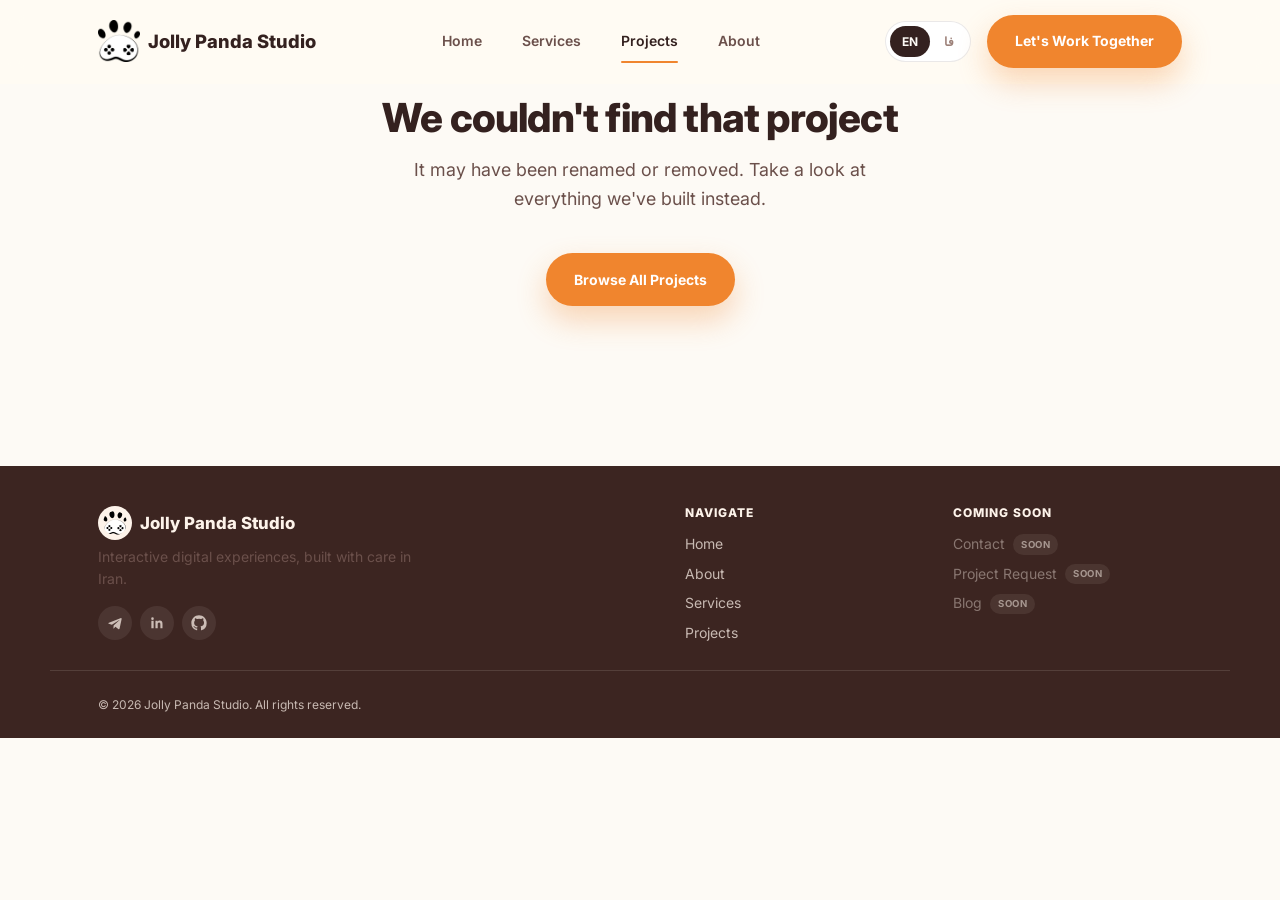
<file: project-detail.html>
<!DOCTYPE html>
<html lang="en" dir="ltr">
<head>
  <meta charset="UTF-8" />
  <meta name="viewport" content="width=device-width, initial-scale=1.0" />
  <title>Project Details — Jolly Panda Studio</title>
  <meta name="description" content="See the full details of this Jolly Panda Studio project." />
  <meta name="theme-color" content="#fffbf3" />
  <meta name="robots" content="noindex, follow" />
  <meta name="author" content="Jolly Panda Studio" />

  <meta property="og:title" content="Project Details — Jolly Panda Studio" />
  <meta property="og:type" content="website" />
  <meta property="og:site_name" content="Jolly Panda Studio" />
  <meta property="og:locale" content="en_US" />
  <meta property="og:locale:alternate" content="fa_IR" />
  <meta property="og:image" content="https://jollypanda.ir/assets/social/og-image.png" />
  <meta property="og:image:width" content="1200" />
  <meta property="og:image:height" content="630" />

  <meta name="twitter:card" content="summary_large_image" />
  <meta name="twitter:image" content="https://jollypanda.ir/assets/social/twitter-card.png" />

  <!-- Favicons — generated from the official brand icon (assets/logo/jolly-panda-paw-icon.png) -->
  <link rel="icon" href="assets/logo/favicon.ico" sizes="any" />
  <link rel="icon" href="assets/logo/favicon.svg" type="image/svg+xml" />
  <link rel="icon" href="assets/logo/favicon-32.png" sizes="32x32" type="image/png" />
  <link rel="icon" href="assets/logo/favicon-16.png" sizes="16x16" type="image/png" />
  <link rel="apple-touch-icon" href="assets/logo/apple-touch-icon-180.png" />
  <link rel="icon" href="assets/logo/android-chrome-192x192.png" sizes="192x192" type="image/png" />
  <link rel="icon" href="assets/logo/android-chrome-512x512.png" sizes="512x512" type="image/png" />
  <link rel="manifest" href="manifest.json" />
  <meta name="msapplication-config" content="/browserconfig.xml" />
  <meta name="apple-mobile-web-app-title" content="Jolly Panda" />
  <meta name="mobile-web-app-capable" content="yes" />

  <link rel="preconnect" href="https://fonts.googleapis.com" />
  <link rel="preconnect" href="https://fonts.gstatic.com" crossorigin />
  <link href="https://fonts.googleapis.com/css2?family=Inter:wght@400;500;600;700;800;900&family=Vazirmatn:wght@400;500;600;700;800&display=swap" rel="stylesheet" />

  <link rel="stylesheet" href="css/variables.css" />
  <link rel="stylesheet" href="css/style.css" />
  <link rel="stylesheet" href="css/responsive.css" />
</head>
<body>
  <a href="#main" class="skip-link" data-i18n="nav.skip">Skip to content</a>

  <!-- ============ HEADER / NAV ============ -->
  <header class="site-header" id="siteHeader">
    <div class="container nav">
      <a href="index.html" class="brand" aria-label="Jolly Panda Studio home">
        <img src="assets/logo/logo-nav-96.png" alt="" class="brand__mark" width="42" height="42" />
        <span data-i18n="brand.name">Jolly Panda Studio</span>
      </a>

      <button class="nav-toggle" id="navToggle" aria-expanded="false" aria-controls="navLinks" aria-label="Toggle menu">
        <span></span><span></span><span></span>
      </button>

      <nav id="navLinks" class="nav__links">
        <a href="index.html" class="nav__link" data-i18n="nav.home">Home</a>
        <a href="services.html" class="nav__link" data-i18n="nav.services">Services</a>
        <a href="projects.html" class="nav__link is-active" data-i18n="nav.projects">Projects</a>
        <a href="about.html" class="nav__link" data-i18n="nav.about">About</a>
        <a href="#cta" class="btn btn-primary nav__mobile-cta" data-i18n="nav.cta">Let's Work Together</a>
      </nav>

      <div class="nav__actions">
        <div class="lang-switch" role="group" aria-label="Language switch">
          <button type="button" class="lang-switch__btn" data-lang="en">EN</button>
          <button type="button" class="lang-switch__btn" data-lang="fa">فا</button>
        </div>
        <a href="#cta" class="btn btn-primary" data-i18n="nav.cta">Let's Work Together</a>
      </div>
    </div>
  </header>

  <!-- Filled entirely by js/project-detail.js based on the ?id= query param -->
  <main id="main">
    <div id="projectDetailRoot"></div>
  </main>

  <!-- ============ FOOTER ============ -->
  <footer class="site-footer">
    <div class="container site-footer__top">
      <div class="site-footer__brand">
        <a href="index.html" class="site-footer__logo">
          <img src="assets/logo/logo-nav-96.png" alt="" class="site-footer__mark" width="34" height="34" />
          <span data-i18n="brand.name">Jolly Panda Studio</span>
        </a>
        <p class="site-footer__tagline" data-i18n="footer.tagline">Interactive digital experiences, built with care in Iran.</p>
        <div class="site-footer__social">
          <a class="site-footer__social-link" href="https://t.me/UsefGameLab" target="_blank" rel="noopener noreferrer" aria-label="Jolly Panda Studio on Telegram">
            <svg viewBox="0 0 24 24" fill="none" aria-hidden="true"><path d="M21 4.5L2.9 11.6c-1.2.5-1.2 1.2-.2 1.5l4.6 1.4 10.6-6.7c.5-.3 1-.1.6.2l-8.6 7.8h0l-.3 4.6c.4 0 .6-.2.9-.5l2.2-2.1 4.6 3.4c.8.5 1.4.2 1.6-.8l3-14.2c.3-1.3-.5-1.9-1.5-1.7z" fill="currentColor"/></svg>
          </a>
          <a class="site-footer__social-link" href="https://www.linkedin.com/company/jolly-panda" target="_blank" rel="noopener noreferrer" aria-label="Jolly Panda Studio on LinkedIn">
            <svg viewBox="0 0 24 24" fill="none" aria-hidden="true"><path d="M6.94 8.5H3.56V20h3.38V8.5zM5.25 3.5a1.96 1.96 0 100 3.92 1.96 1.96 0 000-3.92zM20.44 20h-3.37v-5.6c0-1.34-.02-3.06-1.87-3.06-1.87 0-2.16 1.46-2.16 2.96V20H9.68V8.5h3.24v1.57h.05c.45-.86 1.56-1.76 3.2-1.76 3.43 0 4.06 2.25 4.06 5.18V20z" fill="currentColor"/></svg>
          </a>
          <a class="site-footer__social-link" href="https://github.com/Jolly-Panda-Works" target="_blank" rel="noopener noreferrer" aria-label="Jolly Panda Studio on GitHub">
            <svg viewBox="0 0 24 24" fill="none" aria-hidden="true"><path fill="currentColor" d="M12 .5C5.65.5.5 5.65.5 12a11.5 11.5 0 008 10.94c.58.11.79-.25.79-.56v-2.17c-3.25.71-3.94-1.39-3.94-1.39-.53-1.34-1.3-1.7-1.3-1.7-1.06-.72.08-.71.08-.71 1.17.08 1.79 1.2 1.79 1.2 1.04 1.78 2.73 1.27 3.39.97.11-.75.41-1.27.74-1.56-2.6-.3-5.34-1.3-5.34-5.78 0-1.28.46-2.33 1.2-3.15-.12-.3-.52-1.52.11-3.17 0 0 .98-.31 3.2 1.2a11.1 11.1 0 015.82 0c2.22-1.51 3.2-1.2 3.2-1.2.63 1.65.23 2.87.11 3.17.75.82 1.2 1.87 1.2 3.15 0 4.49-2.74 5.48-5.35 5.77.42.36.8 1.08.8 2.18v3.23c0 .31.21.67.8.56A11.5 11.5 0 0023.5 12C23.5 5.65 18.35.5 12 .5z"/></svg>
          </a>
        </div>
      </div>

      <nav class="site-footer__nav" aria-label="Footer navigation">
        <div class="site-footer__group">
          <h3 class="site-footer__heading" data-i18n="footer.nav.title">Navigate</h3>
          <ul class="site-footer__list">
            <li><a class="site-footer__link" href="index.html" data-i18n="nav.home">Home</a></li>
            <li><a class="site-footer__link" href="about.html" data-i18n="nav.about">About</a></li>
            <li><a class="site-footer__link" href="services.html" data-i18n="nav.services">Services</a></li>
            <li><a class="site-footer__link" href="projects.html" data-i18n="nav.projects">Projects</a></li>
          </ul>
        </div>

        <div class="site-footer__group">
          <h3 class="site-footer__heading" data-i18n="footer.soon.title">Coming Soon</h3>
          <ul class="site-footer__list">
            <li>
              <span class="site-footer__soon">
                <span data-i18n="footer.soon.contact">Contact</span>
                <span class="site-footer__badge" data-i18n="footer.soon.badge">Soon</span>
              </span>
            </li>
            <li>
              <span class="site-footer__soon">
                <span data-i18n="footer.soon.projectRequest">Project Request</span>
                <span class="site-footer__badge" data-i18n="footer.soon.badge">Soon</span>
              </span>
            </li>
            <li>
              <span class="site-footer__soon">
                <span data-i18n="footer.soon.blog">Blog</span>
                <span class="site-footer__badge" data-i18n="footer.soon.badge">Soon</span>
              </span>
            </li>
          </ul>
        </div>
      </nav>
    </div>

    <div class="site-footer__bottom">
      <div class="container">
        <p class="site-footer__copyright" data-i18n="footer.copyright">© 2026 Jolly Panda Studio. All rights reserved.</p>
      </div>
    </div>
  </footer>

  <script src="js/language.js" defer></script>
  <script src="js/animations.js" defer></script>
  <script src="js/project-detail.js" defer></script>
  <script src="js/app.js" defer></script>
  
  <!-- Vercel Web Analytics -->
  <script defer src="https://cdn.vercel-insights.com/v1/script.js"></script>
</body>
</html>
</file>
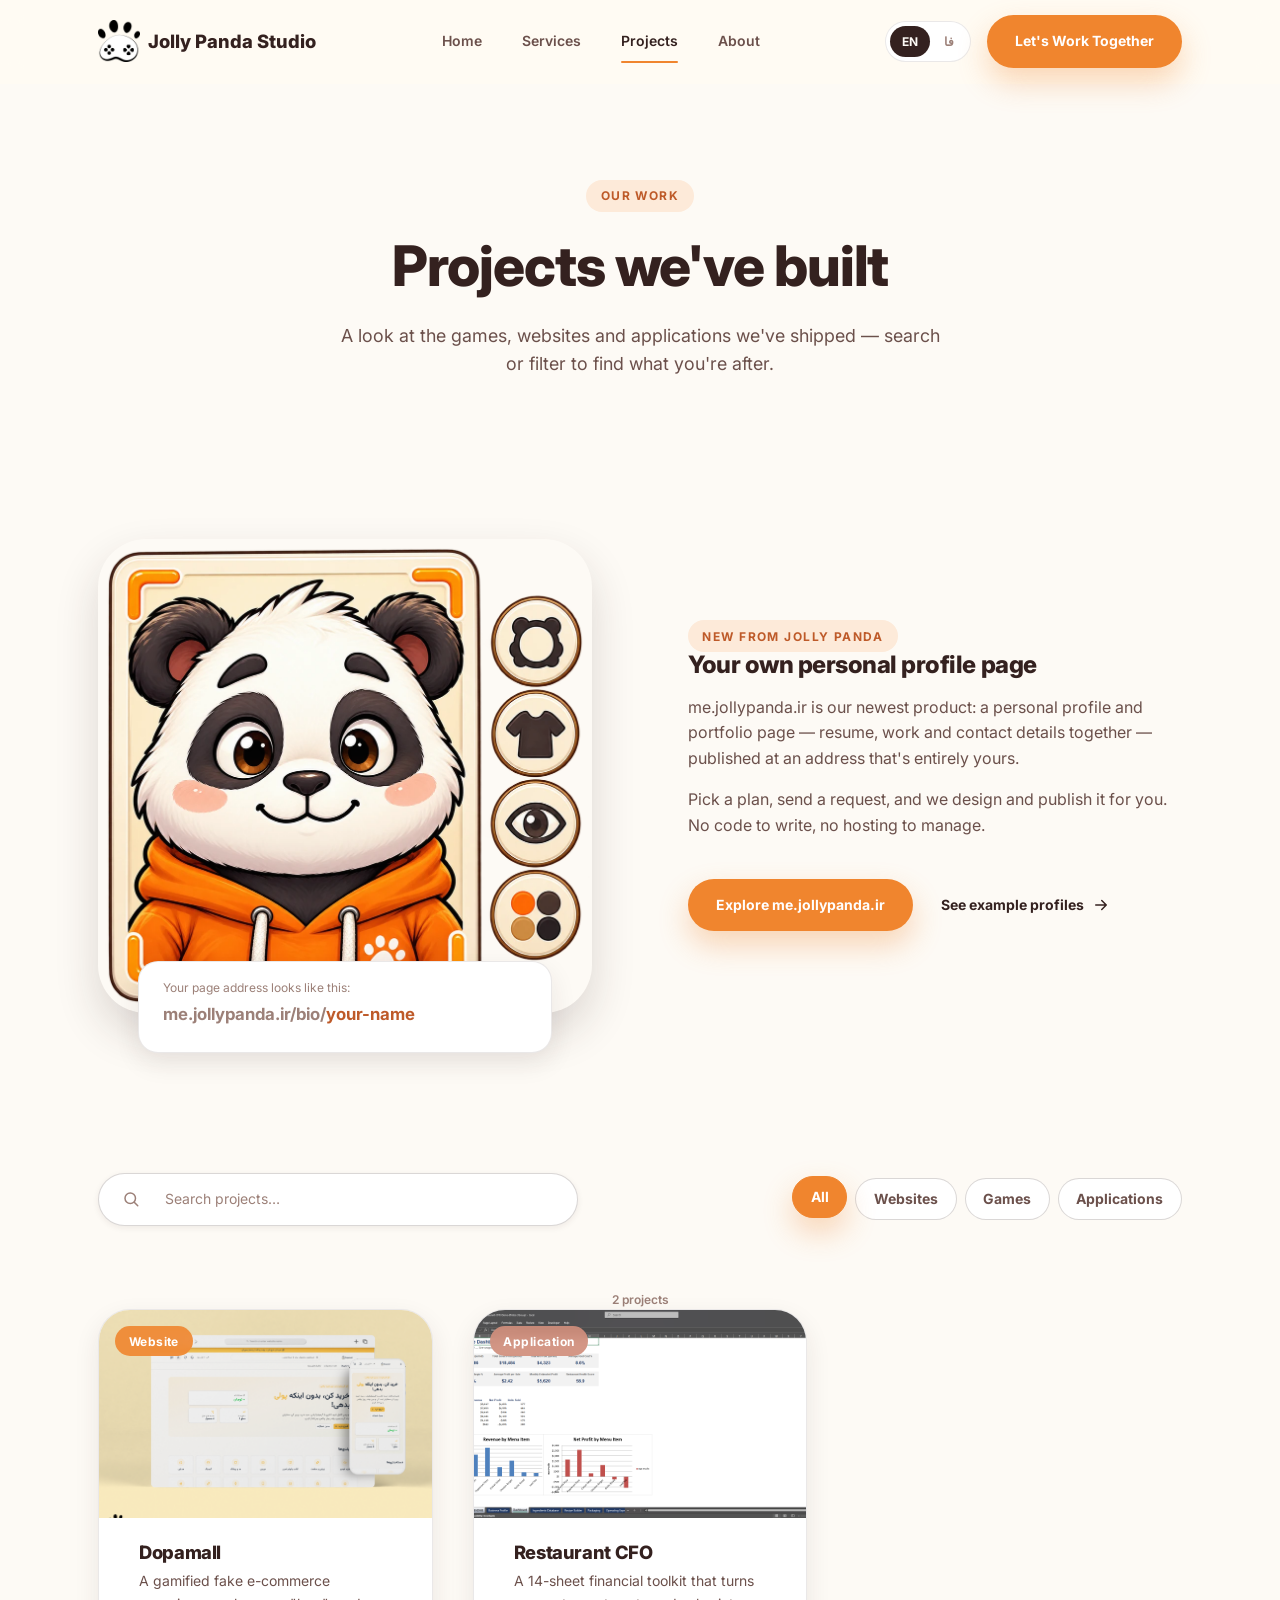
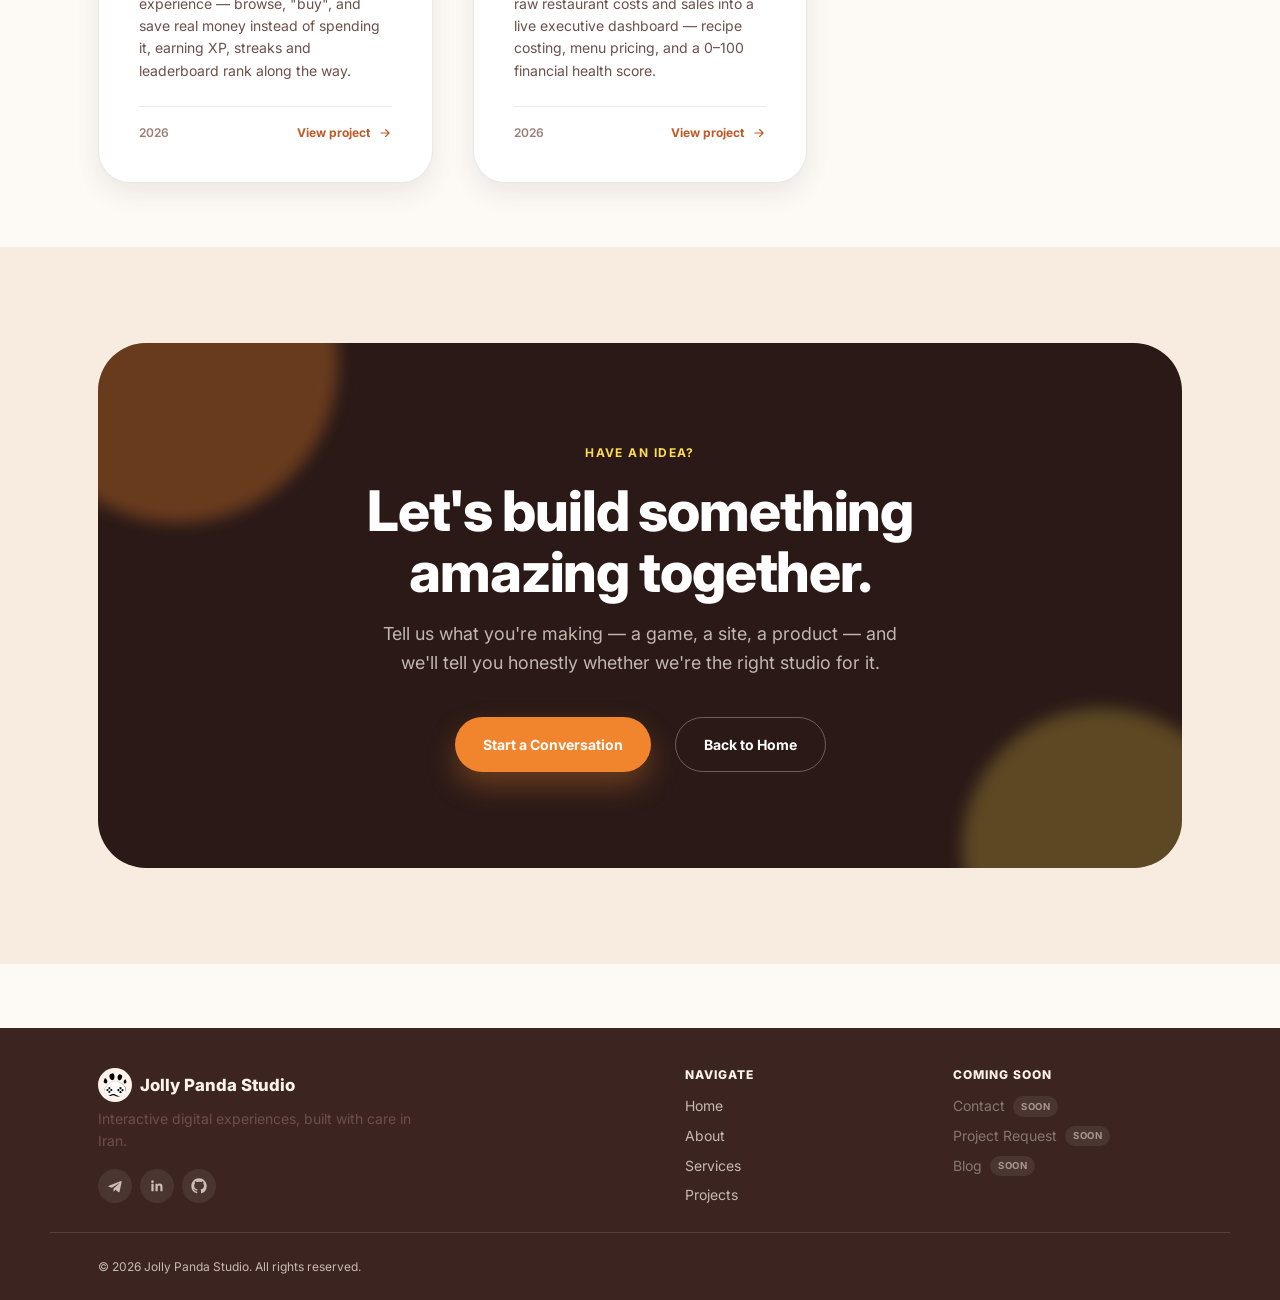
<file: projects.html>
<!DOCTYPE html>

<html dir="ltr" lang="en">
<head>
<meta charset="utf-8"/>
<meta content="width=device-width, initial-scale=1.0" name="viewport"/>
<title>Projects — Jolly Panda Studio</title>
<meta content="Browse games, websites and applications built by Jolly Panda Studio. Search or filter by category to find the right example." name="description"/>
<meta content="Jolly Panda Studio, Jolly Panda, Game Development Studio, Website Development, Software Development, Portfolio, Projects, Personal Profile Page, me.jollypanda.ir, استودیو بازی‌سازی, تولید نرم‌افزار, طراحی سایت, نمونه‌کار, پروژه‌ها, صفحه پروفایل شخصی" name="keywords"/>
<meta content="#fffbf3" name="theme-color"/>
<meta content="index, follow, max-image-preview:large" name="robots"/>
<meta content="Jolly Panda Studio" name="author"/>
<meta content="Projects — Jolly Panda Studio" property="og:title"/>
<meta content="Browse games, websites and applications built by Jolly Panda Studio." property="og:description"/>
<meta content="website" property="og:type"/>
<meta content="https://jollypanda.ir/projects.html" property="og:url"/>
<meta content="Jolly Panda Studio" property="og:site_name"/>
<meta content="en_US" property="og:locale"/>
<meta content="fa_IR" property="og:locale:alternate"/>
<meta content="https://jollypanda.ir/assets/social/og-image.png" property="og:image"/>
<meta content="1200" property="og:image:width"/>
<meta content="630" property="og:image:height"/>
<meta content="Jolly Panda Studio team and brand" property="og:image:alt"/>
<meta content="summary_large_image" name="twitter:card"/>
<meta content="Projects — Jolly Panda Studio" name="twitter:title"/>
<meta content="Browse games, websites and applications built by Jolly Panda Studio." name="twitter:description"/>
<meta content="https://jollypanda.ir/assets/social/twitter-card.png" name="twitter:image"/>
<meta content="Jolly Panda Studio team and brand" name="twitter:image:alt"/>
<!-- Favicons — generated from the official brand icon (assets/logo/jolly-panda-paw-icon.png) -->
<link href="assets/logo/favicon.ico" rel="icon" sizes="any"/>
<link href="assets/logo/favicon.svg" rel="icon" type="image/svg+xml"/>
<link href="assets/logo/favicon-32.png" rel="icon" sizes="32x32" type="image/png"/>
<link href="assets/logo/favicon-16.png" rel="icon" sizes="16x16" type="image/png"/>
<link href="assets/logo/apple-touch-icon-180.png" rel="apple-touch-icon"/>
<link href="assets/logo/android-chrome-192x192.png" rel="icon" sizes="192x192" type="image/png"/>
<link href="assets/logo/android-chrome-512x512.png" rel="icon" sizes="512x512" type="image/png"/>
<link href="manifest.json" rel="manifest"/>
<meta content="/browserconfig.xml" name="msapplication-config"/>
<meta content="Jolly Panda" name="apple-mobile-web-app-title"/>
<meta content="yes" name="mobile-web-app-capable"/>
<link href="https://jollypanda.ir/projects.html" rel="canonical"/><link href="https://jollypanda.ir/projects.html" hreflang="en" rel="alternate"/><link href="https://jollypanda.ir/fa/projects.html" hreflang="fa" rel="alternate"/><link href="https://jollypanda.ir/projects.html" hreflang="x-default" rel="alternate"/>
<link href="https://fonts.googleapis.com" rel="preconnect"/>
<link crossorigin="" href="https://fonts.gstatic.com" rel="preconnect"/>
<link href="https://fonts.googleapis.com/css2?family=Inter:wght@400;500;600;700;800;900&amp;family=Vazirmatn:wght@400;500;600;700;800&amp;display=swap" rel="stylesheet"/>
<link href="css/variables.css" rel="stylesheet"/>
<link href="css/style.css" rel="stylesheet"/>
<link href="css/responsive.css" rel="stylesheet"/>
<!-- Structured Data (JSON-LD) -->
<script type="application/ld+json">
  {
    "@context": "https://schema.org",
    "@graph": [
      {
        "@type": "Organization",
        "@id": "https://jollypanda.ir/#organization",
        "name": "Jolly Panda Studio",
        "alternateName": "Jolly Panda",
        "url": "https://jollypanda.ir/",
        "logo": {
          "@type": "ImageObject",
          "url": "https://jollypanda.ir/assets/logo/jolly-panda-paw-icon.png"
        },
        "founder": { "@id": "https://jollypanda.ir/#founder" }
      },
      {
        "@type": "WebSite",
        "@id": "https://jollypanda.ir/#website",
        "url": "https://jollypanda.ir/",
        "name": "Jolly Panda Studio",
        "publisher": { "@id": "https://jollypanda.ir/#organization" },
        "inLanguage": ["en", "fa"]
      },
      {
        "@type": "WebPage",
        "@id": "https://jollypanda.ir/projects.html#webpage",
        "url": "https://jollypanda.ir/projects.html",
        "name": "Projects — Jolly Panda Studio",
        "isPartOf": { "@id": "https://jollypanda.ir/#website" },
        "about": { "@id": "https://jollypanda.ir/#organization" },
        "inLanguage": "en"
      },
      {
        "@type": "BreadcrumbList",
        "@id": "https://jollypanda.ir/projects.html#breadcrumb",
        "itemListElement": [
          { "@type": "ListItem", "position": 1, "name": "Home", "item": "https://jollypanda.ir/" },
          { "@type": "ListItem", "position": 2, "name": "Projects", "item": "https://jollypanda.ir/projects.html" }
        ]
      }
    ]
  }
  </script>
</head>
<body>
<a class="skip-link" data-i18n="nav.skip" href="#main">Skip to content</a>
<!-- ============ HEADER / NAV ============ -->
<header class="site-header" id="siteHeader">
<div class="container nav">
<a aria-label="Jolly Panda Studio home" class="brand" href="index.html">
<img alt="" class="brand__mark" height="42" src="assets/logo/logo-nav-96.png" width="42"/>
<span data-i18n="brand.name">Jolly Panda Studio</span>
</a>
<button aria-controls="navLinks" aria-expanded="false" aria-label="Toggle menu" class="nav-toggle" id="navToggle">
<span></span><span></span><span></span>
</button>
<nav class="nav__links" id="navLinks">
<a class="nav__link" data-i18n="nav.home" href="index.html">Home</a>
<a class="nav__link" data-i18n="nav.services" href="services.html">Services</a>
<a class="nav__link is-active" data-i18n="nav.projects" href="projects.html">Projects</a>
<a class="nav__link" data-i18n="nav.about" href="about.html">About</a>
<a class="btn btn-primary nav__mobile-cta" data-i18n="nav.cta" href="#cta">Let's Work Together</a>
</nav>
<div class="nav__actions">
<div aria-label="Language switch" class="lang-switch" role="group">
<button class="lang-switch__btn" data-lang="en" type="button">EN</button>
<button class="lang-switch__btn" data-lang="fa" type="button">فا</button>
</div>
<a class="btn btn-primary" data-i18n="nav.cta" href="#cta">Let's Work Together</a>
</div>
</div>
</header>
<main id="main">
<!-- ============ PAGE HERO ============ -->
<section class="page-hero">
<div class="container">
<span class="eyebrow page-hero__eyebrow" data-i18n="projectsPage.hero.eyebrow">Our Work</span>
<h1 data-i18n="projectsPage.hero.title" data-reveal="">Projects we've built</h1>
<p data-i18n="projectsPage.hero.intro" data-reveal="">A look at the games, websites and applications we've shipped — search or filter to find what you're after.</p>
</div>
</section>
<!-- ============ PRODUCT SPOTLIGHT: ME.JOLLYPANDA.IR ============ -->
<section class="section spotlight" id="me-profile">
<div class="container spotlight__grid">
<div class="spotlight__visual" data-reveal="">
<img alt="Jolly Panda mascot on a me.jollypanda.ir profile card" class="spotlight__mascot" data-i18n-attr="alt:spotlight.imageAlt" decoding="async" height="959" loading="lazy" src="assets/mascot/jolly-panda-hero-card.webp" width="1000"/>
<div class="spotlight__url">
<span class="spotlight__url-label" data-i18n="spotlight.urlLabel">Your page address looks like this:</span>
<div class="spotlight__url-mock" dir="ltr">
<span class="spotlight__url-domain">me.jollypanda.ir/bio/</span><span class="spotlight__url-slug">your-name</span>
</div>
</div>
</div>
<div class="spotlight__body" data-reveal="">
<span class="eyebrow" data-i18n="spotlight.eyebrow">New From Jolly Panda</span>
<h2 class="section-heading section-heading--flush" data-i18n="spotlight.title">Your own personal profile page</h2>
<p data-i18n="spotlight.body1">me.jollypanda.ir is our newest product: a personal profile and portfolio page — resume, work and contact details together — published at an address that's entirely yours.</p>
<p data-i18n="spotlight.body2">Pick a plan, send a request, and we design and publish it for you. No code to write, no hosting to manage.</p>
<div class="spotlight__actions">
<a class="btn btn-primary" data-i18n="spotlight.cta" href="https://me.jollypanda.ir/en/" rel="noopener noreferrer" target="_blank">Explore me.jollypanda.ir</a>
<a class="btn btn-ghost" href="https://me.jollypanda.ir/en/bio/" rel="noopener noreferrer" target="_blank">
<span data-i18n="spotlight.secondary">See example profiles</span>
<span aria-hidden="true" class="dir-icon">
<svg class="dir-icon__ltr" fill="none" viewbox="0 0 24 24"><path d="M5 12h14M13 6l6 6-6 6" stroke="currentColor" stroke-linecap="round" stroke-linejoin="round" stroke-width="2"></path></svg>
<svg class="dir-icon__rtl" fill="none" viewbox="0 0 24 24"><path d="M19 12H5M11 6l-6 6 6 6" stroke="currentColor" stroke-linecap="round" stroke-linejoin="round" stroke-width="2"></path></svg>
</span>
</a>
</div>
</div>
</div>
</section>
<!-- ============ PROJECTS ============ -->
<section class="section section--tight">
<div class="container">
<div class="projects-toolbar" data-reveal="">
<div class="projects-search">
<span aria-hidden="true" class="projects-search__icon">
<svg fill="none" viewbox="0 0 24 24"><circle cx="11" cy="11" r="7" stroke="currentColor" stroke-width="2"></circle><path d="M21 21l-4.35-4.35" stroke="currentColor" stroke-linecap="round" stroke-width="2"></path></svg>
</span>
<label class="visually-hidden" data-i18n="projectsPage.searchLabel" for="projectsSearch">Search projects</label>
<input autocomplete="off" class="projects-search__input" data-i18n-attr="placeholder:projectsPage.searchPlaceholder" id="projectsSearch" placeholder="Search projects…" type="text"/>
</div>
<div aria-label="Filter projects by category" class="projects-filters" role="group">
<button aria-pressed="true" class="filter-chip is-active" data-filter="all" data-i18n="projectsPage.filters.all" type="button">All</button>
<button aria-pressed="false" class="filter-chip" data-filter="website" data-i18n="projectsPage.filters.website" type="button">Websites</button>
<button aria-pressed="false" class="filter-chip" data-filter="game" data-i18n="projectsPage.filters.game" type="button">Games</button>
<button aria-pressed="false" class="filter-chip" data-filter="application" data-i18n="projectsPage.filters.application" type="button">Applications</button>
</div>
</div>
<p aria-live="polite" class="projects-results" id="projectsResults"></p>
<div class="projects__grid" data-reveal-group="" id="projectsGrid">
<div class="projects__loading" data-i18n="projectsPage.loading">Loading projects…</div>
</div>
</div>
</section>
<!-- ============ CTA ============ -->
<section class="section section--alt" id="cta">
<div class="container">
<div class="cta" data-reveal="">
<span class="cta__eyebrow" data-i18n="cta.eyebrow">Have an idea?</span>
<h2 data-i18n="cta.title">Let's build something amazing together.</h2>
<p data-i18n="cta.subtitle">Tell us what you're making — a game, a site, a product — and we'll tell you honestly whether we're the right studio for it.</p>
<div class="cta__actions">
<a class="btn btn-primary" data-i18n="cta.primary" href="mailto:hello@jollypanda.ir">Start a Conversation</a>
<a class="btn btn-secondary" data-i18n="cta.backHome" href="index.html">Back to Home</a>
</div>
</div>
</div>
</section>
</main>
<!-- ============ FOOTER ============ -->
<footer class="site-footer">
<div class="container site-footer__top">
<div class="site-footer__brand">
<a class="site-footer__logo" href="index.html">
<img alt="" class="site-footer__mark" height="34" src="assets/logo/logo-nav-96.png" width="34"/>
<span data-i18n="brand.name">Jolly Panda Studio</span>
</a>
<p class="site-footer__tagline" data-i18n="footer.tagline">Interactive digital experiences, built with care in Iran.</p>
<div class="site-footer__social">
<a aria-label="Jolly Panda Studio on Telegram" class="site-footer__social-link" href="https://t.me/UsefGameLab" rel="noopener noreferrer" target="_blank">
<svg aria-hidden="true" fill="none" viewbox="0 0 24 24"><path d="M21 4.5L2.9 11.6c-1.2.5-1.2 1.2-.2 1.5l4.6 1.4 10.6-6.7c.5-.3 1-.1.6.2l-8.6 7.8h0l-.3 4.6c.4 0 .6-.2.9-.5l2.2-2.1 4.6 3.4c.8.5 1.4.2 1.6-.8l3-14.2c.3-1.3-.5-1.9-1.5-1.7z" fill="currentColor"></path></svg>
</a>
<a aria-label="Jolly Panda Studio on LinkedIn" class="site-footer__social-link" href="https://www.linkedin.com/company/jolly-panda" rel="noopener noreferrer" target="_blank">
<svg aria-hidden="true" fill="none" viewbox="0 0 24 24"><path d="M6.94 8.5H3.56V20h3.38V8.5zM5.25 3.5a1.96 1.96 0 100 3.92 1.96 1.96 0 000-3.92zM20.44 20h-3.37v-5.6c0-1.34-.02-3.06-1.87-3.06-1.87 0-2.16 1.46-2.16 2.96V20H9.68V8.5h3.24v1.57h.05c.45-.86 1.56-1.76 3.2-1.76 3.43 0 4.06 2.25 4.06 5.18V20z" fill="currentColor"></path></svg>
</a>
<a aria-label="Jolly Panda Studio on GitHub" class="site-footer__social-link" href="https://github.com/Jolly-Panda-Works" rel="noopener noreferrer" target="_blank">
<svg aria-hidden="true" fill="none" viewbox="0 0 24 24"><path d="M12 .5C5.65.5.5 5.65.5 12a11.5 11.5 0 008 10.94c.58.11.79-.25.79-.56v-2.17c-3.25.71-3.94-1.39-3.94-1.39-.53-1.34-1.3-1.7-1.3-1.7-1.06-.72.08-.71.08-.71 1.17.08 1.79 1.2 1.79 1.2 1.04 1.78 2.73 1.27 3.39.97.11-.75.41-1.27.74-1.56-2.6-.3-5.34-1.3-5.34-5.78 0-1.28.46-2.33 1.2-3.15-.12-.3-.52-1.52.11-3.17 0 0 .98-.31 3.2 1.2a11.1 11.1 0 015.82 0c2.22-1.51 3.2-1.2 3.2-1.2.63 1.65.23 2.87.11 3.17.75.82 1.2 1.87 1.2 3.15 0 4.49-2.74 5.48-5.35 5.77.42.36.8 1.08.8 2.18v3.23c0 .31.21.67.8.56A11.5 11.5 0 0023.5 12C23.5 5.65 18.35.5 12 .5z" fill="currentColor"></path></svg>
</a>
</div>
</div>
<nav aria-label="Footer navigation" class="site-footer__nav">
<div class="site-footer__group">
<h3 class="site-footer__heading" data-i18n="footer.nav.title">Navigate</h3>
<ul class="site-footer__list">
<li><a class="site-footer__link" data-i18n="nav.home" href="index.html">Home</a></li>
<li><a class="site-footer__link" data-i18n="nav.about" href="about.html">About</a></li>
<li><a class="site-footer__link" data-i18n="nav.services" href="services.html">Services</a></li>
<li><a class="site-footer__link" data-i18n="nav.projects" href="projects.html">Projects</a></li>
</ul>
</div>
<div class="site-footer__group">
<h3 class="site-footer__heading" data-i18n="footer.soon.title">Coming Soon</h3>
<ul class="site-footer__list">
<li>
<span class="site-footer__soon">
<span data-i18n="footer.soon.contact">Contact</span>
<span class="site-footer__badge" data-i18n="footer.soon.badge">Soon</span>
</span>
</li>
<li>
<span class="site-footer__soon">
<span data-i18n="footer.soon.projectRequest">Project Request</span>
<span class="site-footer__badge" data-i18n="footer.soon.badge">Soon</span>
</span>
</li>
<li>
<span class="site-footer__soon">
<span data-i18n="footer.soon.blog">Blog</span>
<span class="site-footer__badge" data-i18n="footer.soon.badge">Soon</span>
</span>
</li>
</ul>
</div>
</nav>
</div>
<div class="site-footer__bottom">
<div class="container">
<p class="site-footer__copyright" data-i18n="footer.copyright">© 2026 Jolly Panda Studio. All rights reserved.</p>
</div>
</div>
</footer>
<script defer="" src="js/language.js"></script>
<script defer="" src="js/animations.js"></script>
<script defer="" src="js/projects.js"></script>
<script defer="" src="js/app.js"></script>
<!-- Vercel Web Analytics -->
<script defer="" src="https://cdn.vercel-insights.com/v1/script.js"></script>
</body>
</html>
</file>
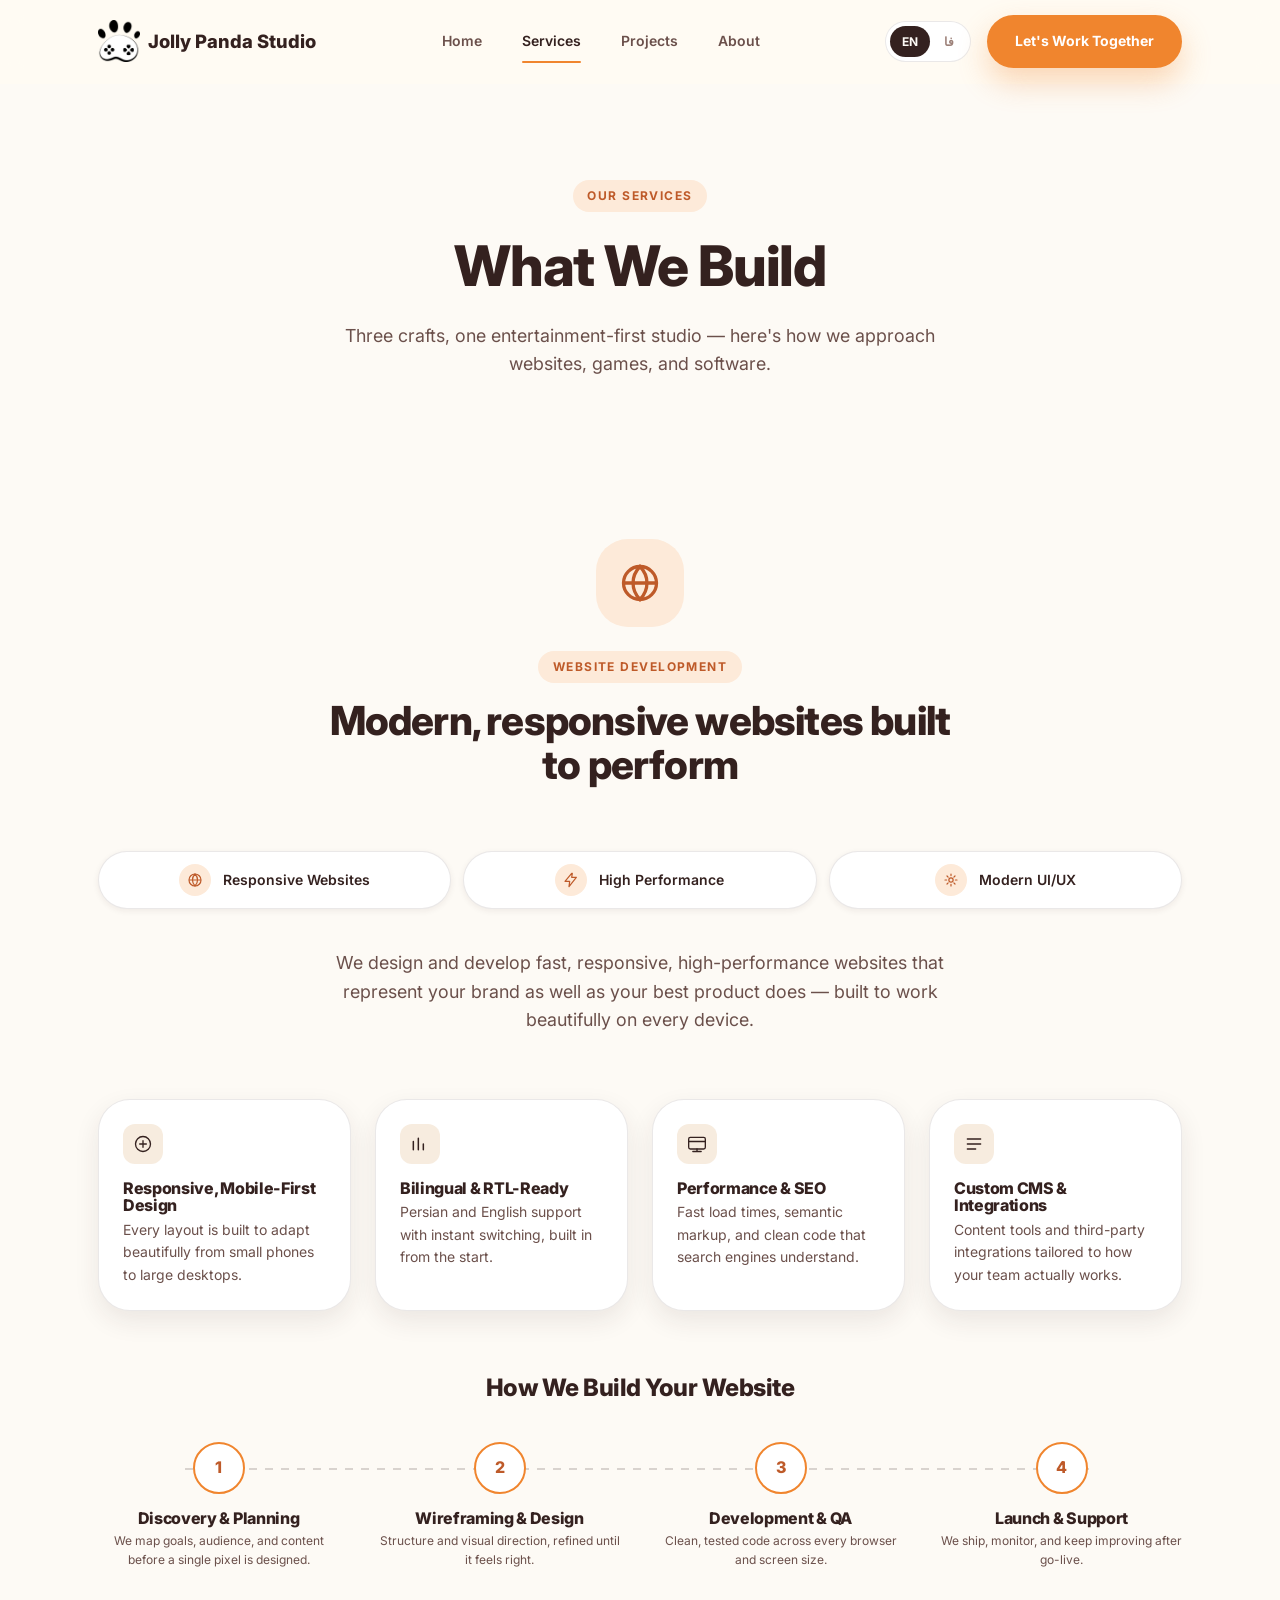
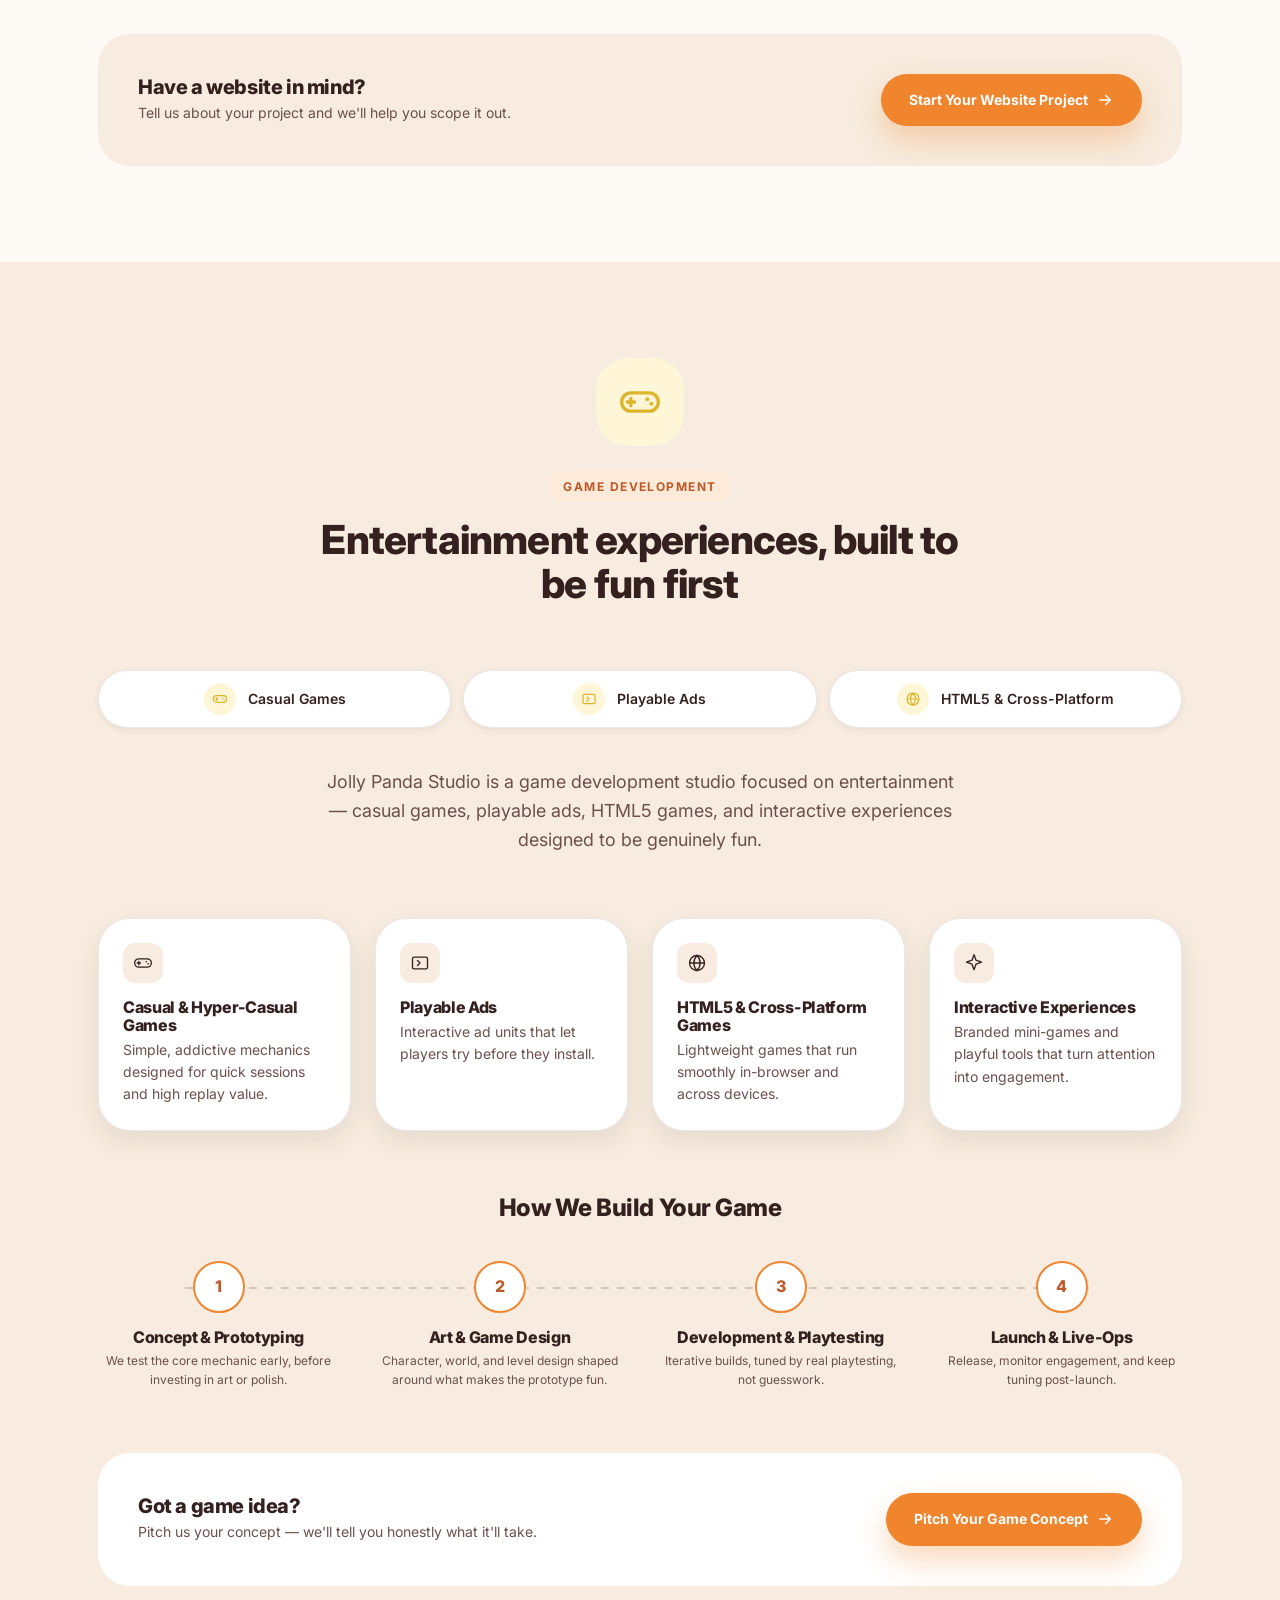
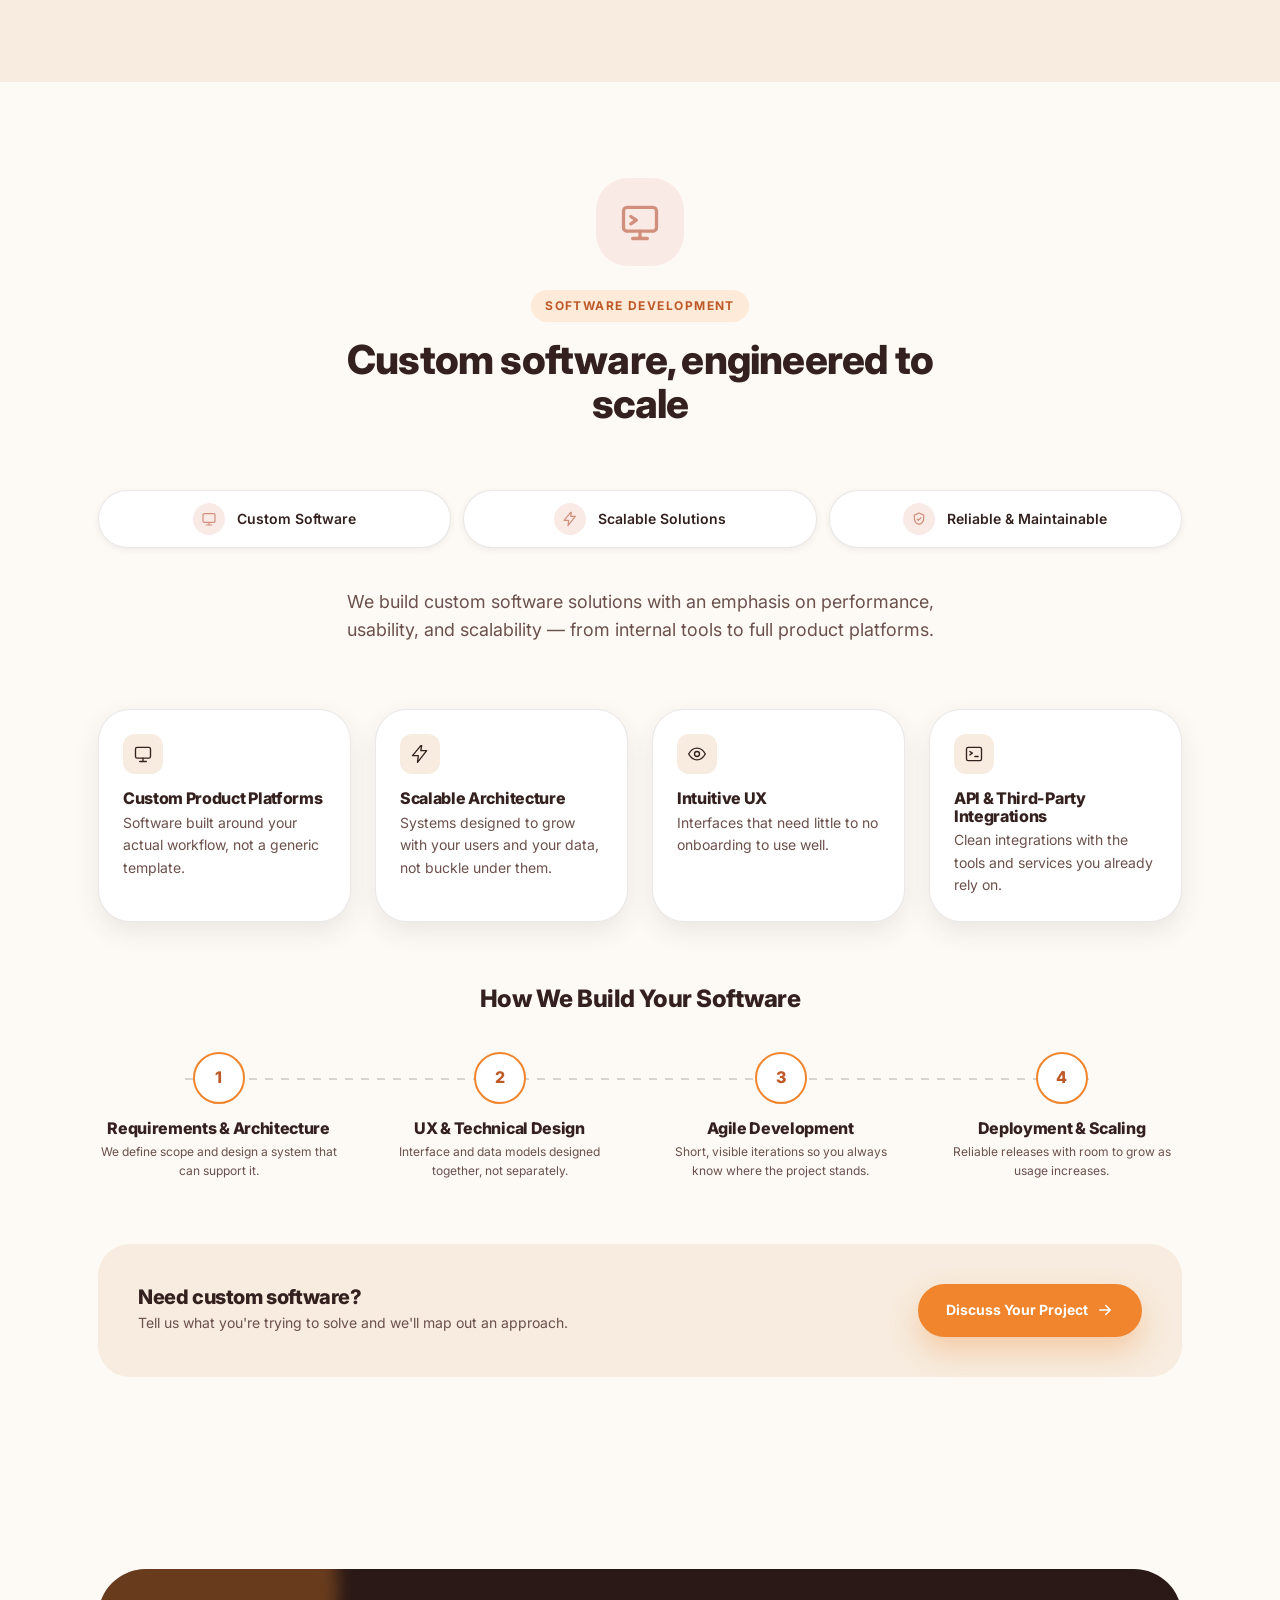
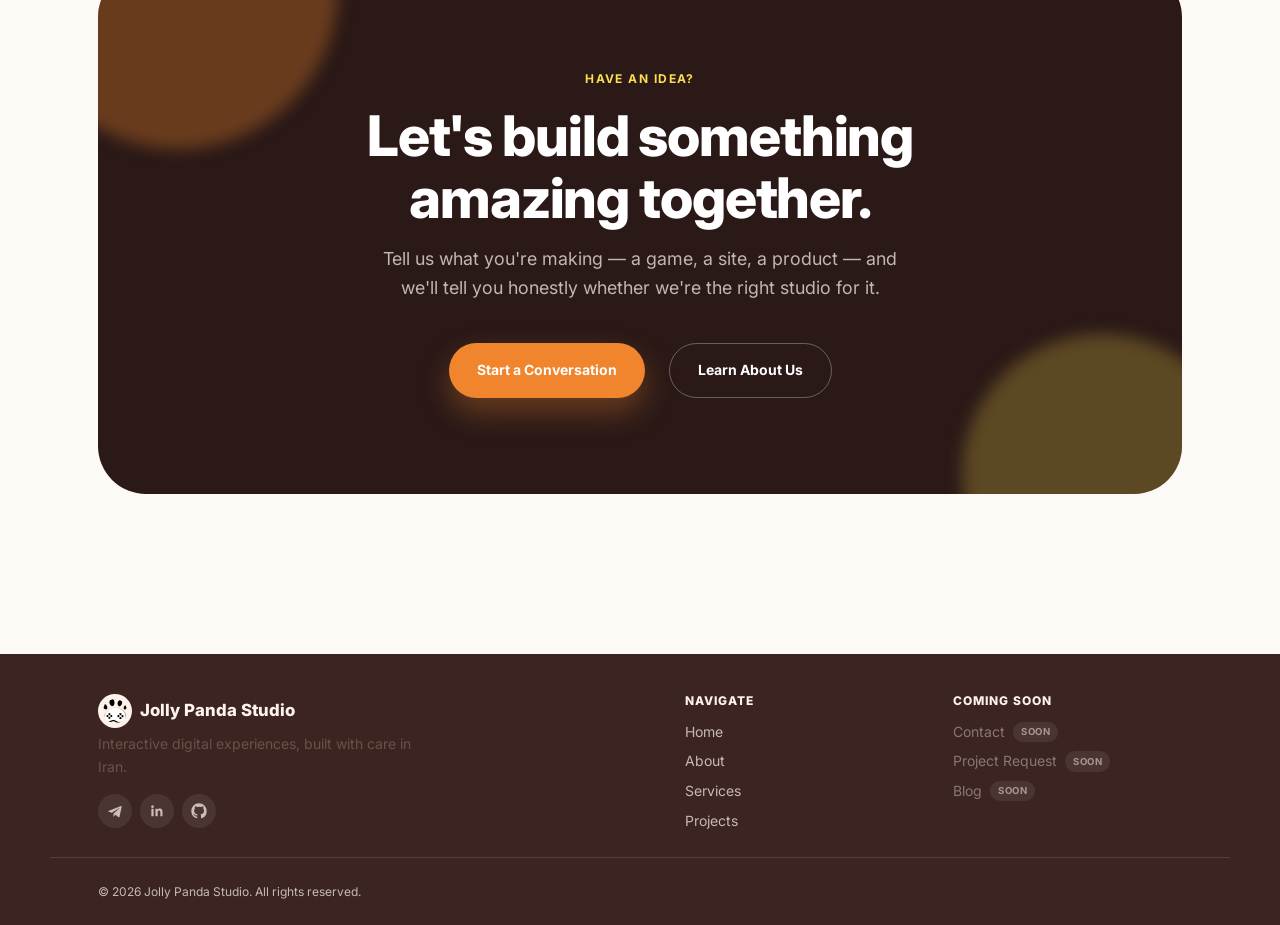
<file: services.html>
<!DOCTYPE html>

<html dir="ltr" lang="en">
<head>
<meta charset="utf-8"/>
<meta content="width=device-width, initial-scale=1.0" name="viewport"/>
<title>Services — Website, Game &amp; Software Development | Jolly Panda Studio</title>
<meta content="Website development, game development, and software development from Jolly Panda Studio — a creative, entertainment-first software studio building HTML5 games and playable ads." name="description"/>
<meta content="Jolly Panda Studio, Jolly Panda, Game Development Studio, Website Development, Software Development, Playable Ads, HTML5 Games, Entertainment Software, استودیو بازی‌سازی, تولید نرم‌افزار, طراحی سایت, ساخت سایت, توسعه وب‌سایت, برنامه‌نویسی سایت" name="keywords"/>
<meta content="#fffbf3" name="theme-color"/>
<meta content="index, follow, max-image-preview:large" name="robots"/>
<meta content="Jolly Panda Studio" name="author"/>
<meta content="Services — Website, Game &amp; Software Development | Jolly Panda Studio" property="og:title"/>
<meta content="Website development, game development, and software development from Jolly Panda Studio." property="og:description"/>
<meta content="website" property="og:type"/>
<meta content="https://jollypanda.ir/services.html" property="og:url"/>
<meta content="Jolly Panda Studio" property="og:site_name"/>
<meta content="en_US" property="og:locale"/>
<meta content="fa_IR" property="og:locale:alternate"/>
<meta content="https://jollypanda.ir/assets/social/og-image.png" property="og:image"/>
<meta content="1200" property="og:image:width"/>
<meta content="630" property="og:image:height"/>
<meta content="Jolly Panda Studio services: web, game and software development" property="og:image:alt"/>
<meta content="summary_large_image" name="twitter:card"/>
<meta content="Services — Website, Game &amp; Software Development | Jolly Panda Studio" name="twitter:title"/>
<meta content="Website development, game development, and software development from Jolly Panda Studio." name="twitter:description"/>
<meta content="https://jollypanda.ir/assets/social/twitter-card.png" name="twitter:image"/>
<meta content="Jolly Panda Studio services: web, game and software development" name="twitter:image:alt"/>
<!-- Favicons — generated from the official brand icon (assets/logo/jolly-panda-paw-icon.png) -->
<link href="assets/logo/favicon.ico" rel="icon" sizes="any"/>
<link href="assets/logo/favicon.svg" rel="icon" type="image/svg+xml"/>
<link href="assets/logo/favicon-32.png" rel="icon" sizes="32x32" type="image/png"/>
<link href="assets/logo/favicon-16.png" rel="icon" sizes="16x16" type="image/png"/>
<link href="assets/logo/apple-touch-icon-180.png" rel="apple-touch-icon"/>
<link href="assets/logo/android-chrome-192x192.png" rel="icon" sizes="192x192" type="image/png"/>
<link href="assets/logo/android-chrome-512x512.png" rel="icon" sizes="512x512" type="image/png"/>
<link href="manifest.json" rel="manifest"/>
<meta content="/browserconfig.xml" name="msapplication-config"/>
<meta content="Jolly Panda" name="apple-mobile-web-app-title"/>
<meta content="yes" name="mobile-web-app-capable"/>
<link href="https://jollypanda.ir/services.html" rel="canonical"/><link href="https://jollypanda.ir/services.html" hreflang="en" rel="alternate"/><link href="https://jollypanda.ir/fa/services.html" hreflang="fa" rel="alternate"/><link href="https://jollypanda.ir/services.html" hreflang="x-default" rel="alternate"/>
<link href="https://fonts.googleapis.com" rel="preconnect"/>
<link crossorigin="" href="https://fonts.gstatic.com" rel="preconnect"/>
<link href="https://fonts.googleapis.com/css2?family=Inter:wght@400;500;600;700;800;900&amp;family=Vazirmatn:wght@400;500;600;700;800&amp;display=swap" rel="stylesheet"/>
<link href="css/variables.css" rel="stylesheet"/>
<link href="css/style.css" rel="stylesheet"/>
<link href="css/responsive.css" rel="stylesheet"/>
<!-- Structured Data (JSON-LD) -->
<script type="application/ld+json">
  {
    "@context": "https://schema.org",
    "@graph": [
      {
        "@type": "Organization",
        "@id": "https://jollypanda.ir/#organization",
        "name": "Jolly Panda Studio",
        "alternateName": "Jolly Panda",
        "url": "https://jollypanda.ir/",
        "logo": {
          "@type": "ImageObject",
          "url": "https://jollypanda.ir/assets/logo/jolly-panda-paw-icon.png"
        },
        "founder": { "@id": "https://jollypanda.ir/#founder" }
      },
      {
        "@type": "WebSite",
        "@id": "https://jollypanda.ir/#website",
        "url": "https://jollypanda.ir/",
        "name": "Jolly Panda Studio",
        "publisher": { "@id": "https://jollypanda.ir/#organization" },
        "inLanguage": ["en", "fa"]
      },
      {
        "@type": "Person",
        "@id": "https://jollypanda.ir/#founder",
        "name": "Usef Farahmand",
        "jobTitle": "CEO & Founder",
        "url": "https://www.useffarahmand.com",
        "sameAs": ["https://www.linkedin.com/in/useffarahmand/"],
        "worksFor": { "@id": "https://jollypanda.ir/#organization" }
      },
      {
        "@type": "WebPage",
        "@id": "https://jollypanda.ir/services.html#webpage",
        "url": "https://jollypanda.ir/services.html",
        "name": "Services — Website, Game & Software Development | Jolly Panda Studio",
        "isPartOf": { "@id": "https://jollypanda.ir/#website" },
        "about": { "@id": "https://jollypanda.ir/#organization" },
        "inLanguage": "en"
      },
      {
        "@type": "BreadcrumbList",
        "@id": "https://jollypanda.ir/services.html#breadcrumb",
        "itemListElement": [
          { "@type": "ListItem", "position": 1, "name": "Home", "item": "https://jollypanda.ir/" },
          { "@type": "ListItem", "position": 2, "name": "Services", "item": "https://jollypanda.ir/services.html" }
        ]
      }
    ]
  }
  </script>
</head>
<body>
<a class="skip-link" data-i18n="nav.skip" href="#main">Skip to content</a>
<!-- ============ HEADER / NAV ============ -->
<header class="site-header" id="siteHeader">
<div class="container nav">
<a aria-label="Jolly Panda Studio home" class="brand" href="index.html">
<img alt="" class="brand__mark" height="42" src="assets/logo/logo-nav-96.png" width="42"/>
<span data-i18n="brand.name">Jolly Panda Studio</span>
</a>
<button aria-controls="navLinks" aria-expanded="false" aria-label="Toggle menu" class="nav-toggle" id="navToggle">
<span></span><span></span><span></span>
</button>
<nav class="nav__links" id="navLinks">
<a class="nav__link" data-i18n="nav.home" href="index.html">Home</a>
<a class="nav__link is-active" data-i18n="nav.services" href="services.html">Services</a>
<a class="nav__link" data-i18n="nav.projects" href="projects.html">Projects</a>
<a class="nav__link" data-i18n="nav.about" href="about.html">About</a>
<a class="btn btn-primary nav__mobile-cta" data-i18n="nav.cta" href="#cta">Let's Work Together</a>
</nav>
<div class="nav__actions">
<div aria-label="Language switch" class="lang-switch" role="group">
<button class="lang-switch__btn" data-lang="en" type="button">EN</button>
<button class="lang-switch__btn" data-lang="fa" type="button">فا</button>
</div>
<a class="btn btn-primary" data-i18n="nav.cta" href="#cta">Let's Work Together</a>
</div>
</div>
</header>
<main id="main">
<!-- ============ PAGE HERO ============ -->
<section class="page-hero">
<div class="container">
<span class="eyebrow page-hero__eyebrow" data-i18n="servicesPage.hero.eyebrow">Our Services</span>
<h1 data-i18n="servicesPage.hero.title" data-reveal="">What We Build</h1>
<p data-i18n="servicesPage.hero.intro" data-reveal="">Three crafts, one entertainment-first studio — here's how we approach websites, games, and software.</p>
</div>
</section>
<!-- ============ WEB DEVELOPMENT ============ -->
<section class="section service-detail" id="web">
<div class="container">
<div class="service-detail__header" data-reveal="">
<div class="service-detail__icon service-detail__icon--web">
<svg aria-hidden="true" fill="none" viewbox="0 0 24 24"><path d="M12 21a9 9 0 100-18 9 9 0 000 18z" stroke="currentColor" stroke-width="1.8"></path><path d="M3 12h18M12 3c2.5 2.6 3.8 5.7 3.8 9s-1.3 6.4-3.8 9c-2.5-2.6-3.8-5.7-3.8-9S9.5 5.6 12 3z" stroke="currentColor" stroke-width="1.8"></path></svg>
</div>
<span class="eyebrow" data-i18n="servicesPage.web.eyebrow">Service</span>
<h2 data-i18n="servicesPage.web.title">Title</h2>
</div>
<div class="service-highlights" data-reveal-group="">
<div class="highlight-chip">
<span class="highlight-chip__icon highlight-chip__icon--web"><svg aria-hidden="true" fill="none" viewbox="0 0 24 24"><path d="M12 21a9 9 0 100-18 9 9 0 000 18z" stroke="currentColor" stroke-width="1.8"></path><path d="M3 12h18M12 3c2.5 2.6 3.8 5.7 3.8 9s-1.3 6.4-3.8 9c-2.5-2.6-3.8-5.7-3.8-9S9.5 5.6 12 3z" stroke="currentColor" stroke-width="1.8"></path></svg></span>
<span class="highlight-chip__title" data-i18n="servicesPage.web.highlights.1.title">Responsive Websites</span>
</div>
<div class="highlight-chip">
<span class="highlight-chip__icon highlight-chip__icon--web"><svg aria-hidden="true" fill="none" viewbox="0 0 24 24"><path d="M13 2L3 14h7l-1 8 11-14h-7l1-6z" stroke="currentColor" stroke-linejoin="round" stroke-width="1.8"></path></svg></span>
<span class="highlight-chip__title" data-i18n="servicesPage.web.highlights.2.title">High Performance</span>
</div>
<div class="highlight-chip">
<span class="highlight-chip__icon highlight-chip__icon--web"><svg aria-hidden="true" fill="none" viewbox="0 0 24 24"><circle cx="12" cy="12" r="3.2" stroke="currentColor" stroke-width="1.8"></circle><path d="M12 3v2.4M12 18.6V21M21 12h-2.4M5.4 12H3M18 6l-1.7 1.7M7.7 16.3L6 18M18 18l-1.7-1.7M7.7 7.7L6 6" stroke="currentColor" stroke-linecap="round" stroke-width="1.8"></path></svg></span>
<span class="highlight-chip__title" data-i18n="servicesPage.web.highlights.3.title">Modern UI/UX</span>
</div>
</div>
<p class="service-detail__intro" data-i18n="servicesPage.web.intro" data-reveal="">Intro.</p>
<div class="service-detail__features" data-reveal-group="">
<div class="feature-item">
<div class="feature-item__icon"><svg fill="none" viewbox="0 0 24 24"><circle cx="12" cy="12" r="9" stroke="currentColor" stroke-width="1.6"></circle><path d="M8 12h8M12 8v8" stroke="currentColor" stroke-linecap="round" stroke-width="1.6"></path></svg></div>
<h3 data-i18n="servicesPage.web.features.1.title">Feature</h3>
<p data-i18n="servicesPage.web.features.1.desc">Feature description.</p>
</div>
<div class="feature-item">
<div class="feature-item__icon"><svg fill="none" viewbox="0 0 24 24"><path d="M4 19V9m6 10V5m6 14v-7" stroke="currentColor" stroke-linecap="round" stroke-width="1.8"></path></svg></div>
<h3 data-i18n="servicesPage.web.features.2.title">Feature</h3>
<p data-i18n="servicesPage.web.features.2.desc">Feature description.</p>
</div>
<div class="feature-item">
<div class="feature-item__icon"><svg fill="none" viewbox="0 0 24 24"><rect height="14" rx="2" stroke="currentColor" stroke-width="1.6" width="20" x="2" y="4"></rect><path d="M2 9h20M7 21h10M12 18v3" stroke="currentColor" stroke-linecap="round" stroke-width="1.6"></path></svg></div>
<h3 data-i18n="servicesPage.web.features.3.title">Feature</h3>
<p data-i18n="servicesPage.web.features.3.desc">Feature description.</p>
</div>
<div class="feature-item">
<div class="feature-item__icon"><svg fill="none" viewbox="0 0 24 24"><path d="M4 6h16M4 12h16M4 18h10" stroke="currentColor" stroke-linecap="round" stroke-width="1.6"></path></svg></div>
<h3 data-i18n="servicesPage.web.features.4.title">Feature</h3>
<p data-i18n="servicesPage.web.features.4.desc">Feature description.</p>
</div>
</div>
<div>
<h3 class="service-detail__process-heading" data-i18n="servicesPage.web.process.heading">Our Process</h3>
<div class="process-track" data-reveal-group="">
<div class="process-step">
<div class="process-step__num">1</div>
<h3 data-i18n="servicesPage.web.process.steps.1.title">Step</h3>
<p data-i18n="servicesPage.web.process.steps.1.desc">Step description.</p>
</div>
<div class="process-step">
<div class="process-step__num">2</div>
<h3 data-i18n="servicesPage.web.process.steps.2.title">Step</h3>
<p data-i18n="servicesPage.web.process.steps.2.desc">Step description.</p>
</div>
<div class="process-step">
<div class="process-step__num">3</div>
<h3 data-i18n="servicesPage.web.process.steps.3.title">Step</h3>
<p data-i18n="servicesPage.web.process.steps.3.desc">Step description.</p>
</div>
<div class="process-step">
<div class="process-step__num">4</div>
<h3 data-i18n="servicesPage.web.process.steps.4.title">Step</h3>
<p data-i18n="servicesPage.web.process.steps.4.desc">Step description.</p>
</div>
</div>
</div>
<div class="service-detail__cta" data-reveal="">
<div>
<h3 data-i18n="servicesPage.web.cta.title">CTA title</h3>
<p data-i18n="servicesPage.web.cta.desc">CTA description.</p>
</div>
<a class="btn btn-primary" href="#cta">
<span data-i18n="servicesPage.web.cta.button">CTA button</span>
<span aria-hidden="true" class="dir-icon">
<svg class="dir-icon__ltr" fill="none" viewbox="0 0 24 24"><path d="M5 12h14M13 6l6 6-6 6" stroke="currentColor" stroke-linecap="round" stroke-linejoin="round" stroke-width="2"></path></svg>
<svg class="dir-icon__rtl" fill="none" viewbox="0 0 24 24"><path d="M19 12H5M11 6l-6 6 6 6" stroke="currentColor" stroke-linecap="round" stroke-linejoin="round" stroke-width="2"></path></svg>
</span>
</a>
</div>
</div>
</section>
<!-- ============ GAME DEVELOPMENT ============ -->
<section class="section service-detail section--alt" id="game">
<div class="container">
<div class="service-detail__header" data-reveal="">
<div class="service-detail__icon service-detail__icon--game">
<svg aria-hidden="true" fill="none" viewbox="0 0 24 24"><rect height="10" rx="5" stroke="currentColor" stroke-width="1.8" width="20" x="2" y="7"></rect><path d="M7 10v4M5 12h4" stroke="currentColor" stroke-linecap="round" stroke-width="1.8"></path><circle cx="16" cy="10.5" fill="currentColor" r="1.1"></circle><circle cx="18.2" cy="13" fill="currentColor" r="1.1"></circle></svg>
</div>
<span class="eyebrow" data-i18n="servicesPage.game.eyebrow">Service</span>
<h2 data-i18n="servicesPage.game.title">Title</h2>
</div>
<div class="service-highlights" data-reveal-group="">
<div class="highlight-chip">
<span class="highlight-chip__icon highlight-chip__icon--game"><svg aria-hidden="true" fill="none" viewbox="0 0 24 24"><rect height="10" rx="5" stroke="currentColor" stroke-width="1.8" width="20" x="2" y="7"></rect><path d="M7 10v4M5 12h4" stroke="currentColor" stroke-linecap="round" stroke-width="1.8"></path><circle cx="16" cy="10.5" fill="currentColor" r="1.1"></circle><circle cx="18.2" cy="13" fill="currentColor" r="1.1"></circle></svg></span>
<span class="highlight-chip__title" data-i18n="servicesPage.game.highlights.1.title">Casual Games</span>
</div>
<div class="highlight-chip">
<span class="highlight-chip__icon highlight-chip__icon--game"><svg aria-hidden="true" fill="none" viewbox="0 0 24 24"><rect height="14" rx="2" stroke="currentColor" stroke-width="1.8" width="18" x="3" y="5"></rect><path d="M9 9l3 3-3 3" stroke="currentColor" stroke-linecap="round" stroke-linejoin="round" stroke-width="1.8"></path></svg></span>
<span class="highlight-chip__title" data-i18n="servicesPage.game.highlights.2.title">Playable Ads</span>
</div>
<div class="highlight-chip">
<span class="highlight-chip__icon highlight-chip__icon--game"><svg aria-hidden="true" fill="none" viewbox="0 0 24 24"><path d="M12 21a9 9 0 100-18 9 9 0 000 18z" stroke="currentColor" stroke-width="1.8"></path><path d="M3 12h18M12 3c2.5 2.6 3.8 5.7 3.8 9s-1.3 6.4-3.8 9c-2.5-2.6-3.8-5.7-3.8-9S9.5 5.6 12 3z" stroke="currentColor" stroke-width="1.8"></path></svg></span>
<span class="highlight-chip__title" data-i18n="servicesPage.game.highlights.3.title">HTML5 &amp; Cross-Platform</span>
</div>
</div>
<p class="service-detail__intro" data-i18n="servicesPage.game.intro" data-reveal="">Intro.</p>
<div class="service-detail__features" data-reveal-group="">
<div class="feature-item">
<div class="feature-item__icon"><svg fill="none" viewbox="0 0 24 24"><rect height="10" rx="5" stroke="currentColor" stroke-width="1.6" width="20" x="2" y="7"></rect><path d="M7 10v4M5 12h4" stroke="currentColor" stroke-linecap="round" stroke-width="1.6"></path><circle cx="16" cy="10.5" fill="currentColor" r="1"></circle><circle cx="18.2" cy="13" fill="currentColor" r="1"></circle></svg></div>
<h3 data-i18n="servicesPage.game.features.1.title">Feature</h3>
<p data-i18n="servicesPage.game.features.1.desc">Feature description.</p>
</div>
<div class="feature-item">
<div class="feature-item__icon"><svg fill="none" viewbox="0 0 24 24"><rect height="14" rx="2" stroke="currentColor" stroke-width="1.6" width="18" x="3" y="5"></rect><path d="M9 9l3 3-3 3" stroke="currentColor" stroke-linecap="round" stroke-linejoin="round" stroke-width="1.6"></path></svg></div>
<h3 data-i18n="servicesPage.game.features.2.title">Feature</h3>
<p data-i18n="servicesPage.game.features.2.desc">Feature description.</p>
</div>
<div class="feature-item">
<div class="feature-item__icon"><svg fill="none" viewbox="0 0 24 24"><path d="M12 21a9 9 0 100-18 9 9 0 000 18z" stroke="currentColor" stroke-width="1.6"></path><path d="M3 12h18M12 3c2.5 2.6 3.8 5.7 3.8 9s-1.3 6.4-3.8 9c-2.5-2.6-3.8-5.7-3.8-9S9.5 5.6 12 3z" stroke="currentColor" stroke-width="1.6"></path></svg></div>
<h3 data-i18n="servicesPage.game.features.3.title">Feature</h3>
<p data-i18n="servicesPage.game.features.3.desc">Feature description.</p>
</div>
<div class="feature-item">
<div class="feature-item__icon"><svg fill="none" viewbox="0 0 24 24"><path d="M12 2l2.4 6.6L21 11l-6.6 2.4L12 20l-2.4-6.6L3 11l6.6-2.4L12 2z" stroke="currentColor" stroke-linejoin="round" stroke-width="1.6"></path></svg></div>
<h3 data-i18n="servicesPage.game.features.4.title">Feature</h3>
<p data-i18n="servicesPage.game.features.4.desc">Feature description.</p>
</div>
</div>
<div>
<h3 class="service-detail__process-heading" data-i18n="servicesPage.game.process.heading">Our Process</h3>
<div class="process-track" data-reveal-group="">
<div class="process-step">
<div class="process-step__num">1</div>
<h3 data-i18n="servicesPage.game.process.steps.1.title">Step</h3>
<p data-i18n="servicesPage.game.process.steps.1.desc">Step description.</p>
</div>
<div class="process-step">
<div class="process-step__num">2</div>
<h3 data-i18n="servicesPage.game.process.steps.2.title">Step</h3>
<p data-i18n="servicesPage.game.process.steps.2.desc">Step description.</p>
</div>
<div class="process-step">
<div class="process-step__num">3</div>
<h3 data-i18n="servicesPage.game.process.steps.3.title">Step</h3>
<p data-i18n="servicesPage.game.process.steps.3.desc">Step description.</p>
</div>
<div class="process-step">
<div class="process-step__num">4</div>
<h3 data-i18n="servicesPage.game.process.steps.4.title">Step</h3>
<p data-i18n="servicesPage.game.process.steps.4.desc">Step description.</p>
</div>
</div>
</div>
<div class="service-detail__cta" data-reveal="">
<div>
<h3 data-i18n="servicesPage.game.cta.title">CTA title</h3>
<p data-i18n="servicesPage.game.cta.desc">CTA description.</p>
</div>
<a class="btn btn-primary" href="#cta">
<span data-i18n="servicesPage.game.cta.button">CTA button</span>
<span aria-hidden="true" class="dir-icon">
<svg class="dir-icon__ltr" fill="none" viewbox="0 0 24 24"><path d="M5 12h14M13 6l6 6-6 6" stroke="currentColor" stroke-linecap="round" stroke-linejoin="round" stroke-width="2"></path></svg>
<svg class="dir-icon__rtl" fill="none" viewbox="0 0 24 24"><path d="M19 12H5M11 6l-6 6 6 6" stroke="currentColor" stroke-linecap="round" stroke-linejoin="round" stroke-width="2"></path></svg>
</span>
</a>
</div>
</div>
</section>
<!-- ============ SOFTWARE DEVELOPMENT ============ -->
<section class="section service-detail" id="software">
<div class="container">
<div class="service-detail__header" data-reveal="">
<div class="service-detail__icon service-detail__icon--software">
<svg aria-hidden="true" fill="none" viewbox="0 0 24 24"><rect height="13" rx="2" stroke="currentColor" stroke-width="1.8" width="18" x="3" y="4"></rect><path d="M8 21h8M12 17v4" stroke="currentColor" stroke-linecap="round" stroke-width="1.8"></path><path d="M7 9l3 2-3 2" stroke="currentColor" stroke-linecap="round" stroke-linejoin="round" stroke-width="1.8"></path></svg>
</div>
<span class="eyebrow" data-i18n="servicesPage.software.eyebrow">Service</span>
<h2 data-i18n="servicesPage.software.title">Title</h2>
</div>
<div class="service-highlights" data-reveal-group="">
<div class="highlight-chip">
<span class="highlight-chip__icon highlight-chip__icon--software"><svg aria-hidden="true" fill="none" viewbox="0 0 24 24"><rect height="13" rx="2" stroke="currentColor" stroke-width="1.8" width="18" x="3" y="4"></rect><path d="M8 21h8M12 17v4" stroke="currentColor" stroke-linecap="round" stroke-width="1.8"></path></svg></span>
<span class="highlight-chip__title" data-i18n="servicesPage.software.highlights.1.title">Custom Software</span>
</div>
<div class="highlight-chip">
<span class="highlight-chip__icon highlight-chip__icon--software"><svg aria-hidden="true" fill="none" viewbox="0 0 24 24"><path d="M13 2L3 14h7l-1 8 11-14h-7l1-6z" stroke="currentColor" stroke-linejoin="round" stroke-width="1.8"></path></svg></span>
<span class="highlight-chip__title" data-i18n="servicesPage.software.highlights.2.title">Scalable Solutions</span>
</div>
<div class="highlight-chip">
<span class="highlight-chip__icon highlight-chip__icon--software"><svg aria-hidden="true" fill="none" viewbox="0 0 24 24"><path d="M12 3l7 3.2v4.6c0 4.3-2.9 8.1-7 9.2-4.1-1.1-7-4.9-7-9.2V6.2L12 3z" stroke="currentColor" stroke-linejoin="round" stroke-width="1.8"></path><path d="M9.2 12.1l2 2 3.6-4" stroke="currentColor" stroke-linecap="round" stroke-linejoin="round" stroke-width="1.8"></path></svg></span>
<span class="highlight-chip__title" data-i18n="servicesPage.software.highlights.3.title">Reliable &amp; Maintainable</span>
</div>
</div>
<p class="service-detail__intro" data-i18n="servicesPage.software.intro" data-reveal="">Intro.</p>
<div class="service-detail__features" data-reveal-group="">
<div class="feature-item">
<div class="feature-item__icon"><svg fill="none" viewbox="0 0 24 24"><rect height="13" rx="2" stroke="currentColor" stroke-width="1.6" width="18" x="3" y="4"></rect><path d="M8 21h8M12 17v4" stroke="currentColor" stroke-linecap="round" stroke-width="1.6"></path></svg></div>
<h3 data-i18n="servicesPage.software.features.1.title">Feature</h3>
<p data-i18n="servicesPage.software.features.1.desc">Feature description.</p>
</div>
<div class="feature-item">
<div class="feature-item__icon"><svg fill="none" viewbox="0 0 24 24"><path d="M13 2L3 14h7l-1 8 11-14h-7l1-6z" stroke="currentColor" stroke-linejoin="round" stroke-width="1.6"></path></svg></div>
<h3 data-i18n="servicesPage.software.features.2.title">Feature</h3>
<p data-i18n="servicesPage.software.features.2.desc">Feature description.</p>
</div>
<div class="feature-item">
<div class="feature-item__icon"><svg fill="none" viewbox="0 0 24 24"><path d="M2 12s4-7 10-7 10 7 10 7-4 7-10 7-10-7-10-7z" stroke="currentColor" stroke-width="1.6"></path><circle cx="12" cy="12" r="3" stroke="currentColor" stroke-width="1.6"></circle></svg></div>
<h3 data-i18n="servicesPage.software.features.3.title">Feature</h3>
<p data-i18n="servicesPage.software.features.3.desc">Feature description.</p>
</div>
<div class="feature-item">
<div class="feature-item__icon"><svg fill="none" viewbox="0 0 24 24"><path d="M7 9l3 2-3 2M13 15h4" stroke="currentColor" stroke-linecap="round" stroke-linejoin="round" stroke-width="1.6"></path><rect height="16" rx="2" stroke="currentColor" stroke-width="1.6" width="18" x="3" y="4"></rect></svg></div>
<h3 data-i18n="servicesPage.software.features.4.title">Feature</h3>
<p data-i18n="servicesPage.software.features.4.desc">Feature description.</p>
</div>
</div>
<div>
<h3 class="service-detail__process-heading" data-i18n="servicesPage.software.process.heading">Our Process</h3>
<div class="process-track" data-reveal-group="">
<div class="process-step">
<div class="process-step__num">1</div>
<h3 data-i18n="servicesPage.software.process.steps.1.title">Step</h3>
<p data-i18n="servicesPage.software.process.steps.1.desc">Step description.</p>
</div>
<div class="process-step">
<div class="process-step__num">2</div>
<h3 data-i18n="servicesPage.software.process.steps.2.title">Step</h3>
<p data-i18n="servicesPage.software.process.steps.2.desc">Step description.</p>
</div>
<div class="process-step">
<div class="process-step__num">3</div>
<h3 data-i18n="servicesPage.software.process.steps.3.title">Step</h3>
<p data-i18n="servicesPage.software.process.steps.3.desc">Step description.</p>
</div>
<div class="process-step">
<div class="process-step__num">4</div>
<h3 data-i18n="servicesPage.software.process.steps.4.title">Step</h3>
<p data-i18n="servicesPage.software.process.steps.4.desc">Step description.</p>
</div>
</div>
</div>
<div class="service-detail__cta" data-reveal="">
<div>
<h3 data-i18n="servicesPage.software.cta.title">CTA title</h3>
<p data-i18n="servicesPage.software.cta.desc">CTA description.</p>
</div>
<a class="btn btn-primary" href="#cta">
<span data-i18n="servicesPage.software.cta.button">CTA button</span>
<span aria-hidden="true" class="dir-icon">
<svg class="dir-icon__ltr" fill="none" viewbox="0 0 24 24"><path d="M5 12h14M13 6l6 6-6 6" stroke="currentColor" stroke-linecap="round" stroke-linejoin="round" stroke-width="2"></path></svg>
<svg class="dir-icon__rtl" fill="none" viewbox="0 0 24 24"><path d="M19 12H5M11 6l-6 6 6 6" stroke="currentColor" stroke-linecap="round" stroke-linejoin="round" stroke-width="2"></path></svg>
</span>
</a>
</div>
</div>
</section>
<!-- ============ CTA ============ -->
<section class="section" id="cta">
<div class="container">
<div class="cta" data-reveal="">
<span class="cta__eyebrow" data-i18n="cta.eyebrow">Have an idea?</span>
<h2 data-i18n="cta.title">Let's build something amazing together.</h2>
<p data-i18n="cta.subtitle">Tell us what you're making — a game, a site, a product — and we'll tell you honestly whether we're the right studio for it.</p>
<div class="cta__actions">
<a class="btn btn-primary" data-i18n="cta.primary" href="mailto:hello@jollypanda.ir">Start a Conversation</a>
<a class="btn btn-secondary" data-i18n="cta.secondary" href="about.html">Learn About Us</a>
</div>
</div>
</div>
</section>
</main>
<!-- ============ FOOTER ============ -->
<footer class="site-footer">
<div class="container site-footer__top">
<div class="site-footer__brand">
<a class="site-footer__logo" href="index.html">
<img alt="" class="site-footer__mark" height="34" src="assets/logo/logo-nav-96.png" width="34"/>
<span data-i18n="brand.name">Jolly Panda Studio</span>
</a>
<p class="site-footer__tagline" data-i18n="footer.tagline">Interactive digital experiences, built with care in Iran.</p>
<div class="site-footer__social">
<a aria-label="Jolly Panda Studio on Telegram" class="site-footer__social-link" href="https://t.me/UsefGameLab" rel="noopener noreferrer" target="_blank">
<svg aria-hidden="true" fill="none" viewbox="0 0 24 24"><path d="M21 4.5L2.9 11.6c-1.2.5-1.2 1.2-.2 1.5l4.6 1.4 10.6-6.7c.5-.3 1-.1.6.2l-8.6 7.8h0l-.3 4.6c.4 0 .6-.2.9-.5l2.2-2.1 4.6 3.4c.8.5 1.4.2 1.6-.8l3-14.2c.3-1.3-.5-1.9-1.5-1.7z" fill="currentColor"></path></svg>
</a>
<a aria-label="Jolly Panda Studio on LinkedIn" class="site-footer__social-link" href="https://www.linkedin.com/company/jolly-panda" rel="noopener noreferrer" target="_blank">
<svg aria-hidden="true" fill="none" viewbox="0 0 24 24"><path d="M6.94 8.5H3.56V20h3.38V8.5zM5.25 3.5a1.96 1.96 0 100 3.92 1.96 1.96 0 000-3.92zM20.44 20h-3.37v-5.6c0-1.34-.02-3.06-1.87-3.06-1.87 0-2.16 1.46-2.16 2.96V20H9.68V8.5h3.24v1.57h.05c.45-.86 1.56-1.76 3.2-1.76 3.43 0 4.06 2.25 4.06 5.18V20z" fill="currentColor"></path></svg>
</a>
<a aria-label="Jolly Panda Studio on GitHub" class="site-footer__social-link" href="https://github.com/Jolly-Panda-Works" rel="noopener noreferrer" target="_blank">
<svg aria-hidden="true" fill="none" viewbox="0 0 24 24"><path d="M12 .5C5.65.5.5 5.65.5 12a11.5 11.5 0 008 10.94c.58.11.79-.25.79-.56v-2.17c-3.25.71-3.94-1.39-3.94-1.39-.53-1.34-1.3-1.7-1.3-1.7-1.06-.72.08-.71.08-.71 1.17.08 1.79 1.2 1.79 1.2 1.04 1.78 2.73 1.27 3.39.97.11-.75.41-1.27.74-1.56-2.6-.3-5.34-1.3-5.34-5.78 0-1.28.46-2.33 1.2-3.15-.12-.3-.52-1.52.11-3.17 0 0 .98-.31 3.2 1.2a11.1 11.1 0 015.82 0c2.22-1.51 3.2-1.2 3.2-1.2.63 1.65.23 2.87.11 3.17.75.82 1.2 1.87 1.2 3.15 0 4.49-2.74 5.48-5.35 5.77.42.36.8 1.08.8 2.18v3.23c0 .31.21.67.8.56A11.5 11.5 0 0023.5 12C23.5 5.65 18.35.5 12 .5z" fill="currentColor"></path></svg>
</a>
</div>
</div>
<nav aria-label="Footer navigation" class="site-footer__nav">
<div class="site-footer__group">
<h3 class="site-footer__heading" data-i18n="footer.nav.title">Navigate</h3>
<ul class="site-footer__list">
<li><a class="site-footer__link" data-i18n="nav.home" href="index.html">Home</a></li>
<li><a class="site-footer__link" data-i18n="nav.about" href="about.html">About</a></li>
<li><a class="site-footer__link" data-i18n="nav.services" href="services.html">Services</a></li>
<li><a class="site-footer__link" data-i18n="nav.projects" href="projects.html">Projects</a></li>
</ul>
</div>
<div class="site-footer__group">
<h3 class="site-footer__heading" data-i18n="footer.soon.title">Coming Soon</h3>
<ul class="site-footer__list">
<li>
<span class="site-footer__soon">
<span data-i18n="footer.soon.contact">Contact</span>
<span class="site-footer__badge" data-i18n="footer.soon.badge">Soon</span>
</span>
</li>
<li>
<span class="site-footer__soon">
<span data-i18n="footer.soon.projectRequest">Project Request</span>
<span class="site-footer__badge" data-i18n="footer.soon.badge">Soon</span>
</span>
</li>
<li>
<span class="site-footer__soon">
<span data-i18n="footer.soon.blog">Blog</span>
<span class="site-footer__badge" data-i18n="footer.soon.badge">Soon</span>
</span>
</li>
</ul>
</div>
</nav>
</div>
<div class="site-footer__bottom">
<div class="container">
<p class="site-footer__copyright" data-i18n="footer.copyright">© 2026 Jolly Panda Studio. All rights reserved.</p>
</div>
</div>
</footer>
<script defer="" src="js/language.js"></script>
<script defer="" src="js/animations.js"></script>
<script defer="" src="js/app.js"></script>
<!-- Vercel Web Analytics -->
<script defer="" src="https://cdn.vercel-insights.com/v1/script.js"></script>
</body>
</html>
</file>
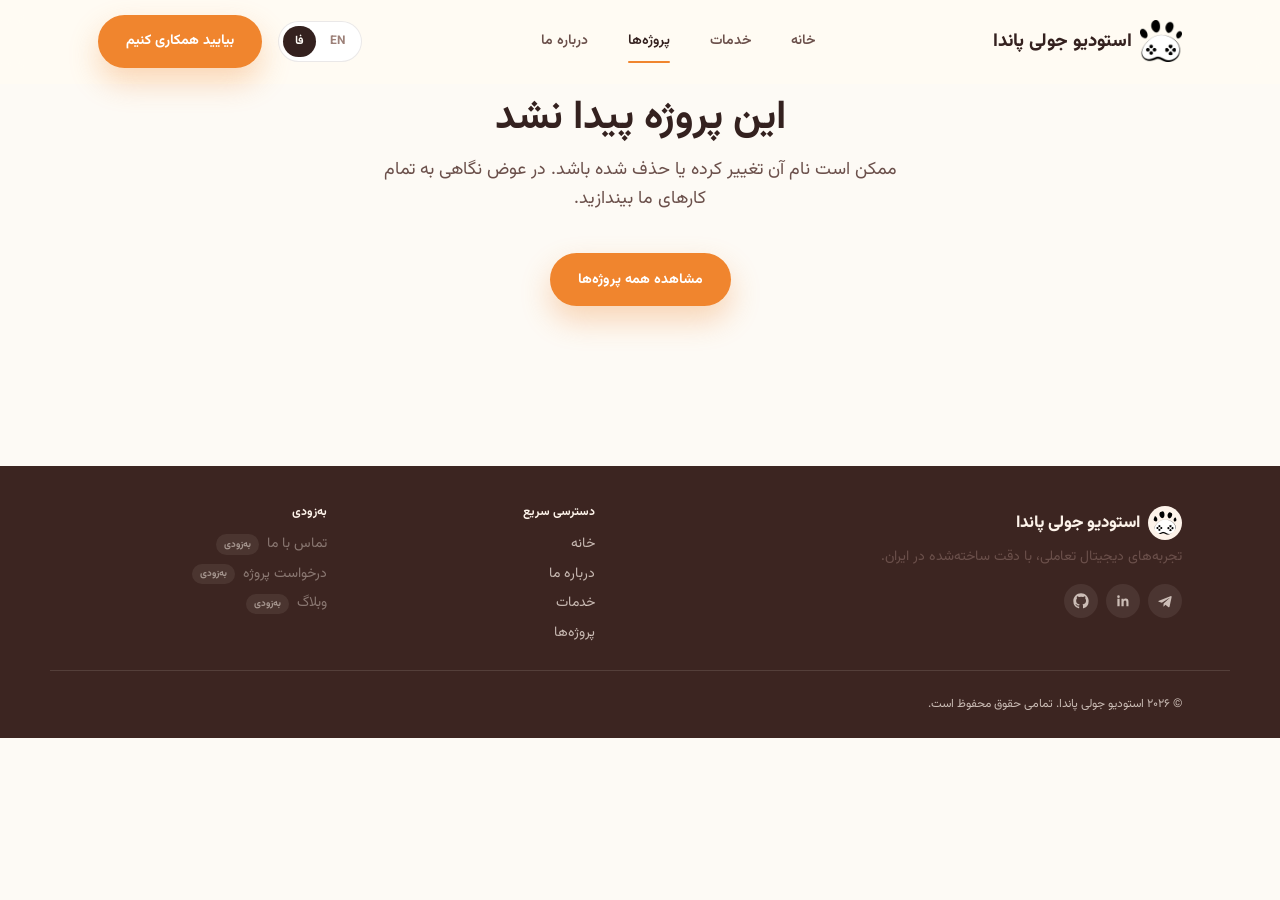
<file: fa/project-detail.html>
<!DOCTYPE html>

<html dir="rtl" lang="fa">
<head>
<meta charset="utf-8"/>
<meta content="width=device-width, initial-scale=1.0" name="viewport"/>
<title>Project Details — Jolly Panda Studio</title>
<meta content="See the full details of this Jolly Panda Studio project." name="description"/>
<meta content="#fffbf3" name="theme-color"/>
<meta content="noindex, follow" name="robots"/>
<meta content="Jolly Panda Studio" name="author"/>
<meta content="Project Details — Jolly Panda Studio" property="og:title"/>
<meta content="website" property="og:type"/>
<meta content="Jolly Panda Studio" property="og:site_name"/>
<meta content="en_US" property="og:locale"/>
<meta content="fa_IR" property="og:locale:alternate"/>
<meta content="https://jollypanda.ir/assets/social/og-image.png" property="og:image"/>
<meta content="1200" property="og:image:width"/>
<meta content="630" property="og:image:height"/>
<meta content="summary_large_image" name="twitter:card"/>
<meta content="https://jollypanda.ir/assets/social/twitter-card.png" name="twitter:image"/>
<!-- Favicons — generated from the official brand icon (assets/logo/jolly-panda-paw-icon.png) -->
<link href="../assets/logo/favicon.ico" rel="icon" sizes="any"/>
<link href="../assets/logo/favicon.svg" rel="icon" type="image/svg+xml"/>
<link href="../assets/logo/favicon-32.png" rel="icon" sizes="32x32" type="image/png"/>
<link href="../assets/logo/favicon-16.png" rel="icon" sizes="16x16" type="image/png"/>
<link href="../assets/logo/apple-touch-icon-180.png" rel="apple-touch-icon"/>
<link href="../assets/logo/android-chrome-192x192.png" rel="icon" sizes="192x192" type="image/png"/>
<link href="../assets/logo/android-chrome-512x512.png" rel="icon" sizes="512x512" type="image/png"/>
<link href="../manifest.json" rel="manifest"/>
<meta content="/browserconfig.xml" name="msapplication-config"/>
<meta content="Jolly Panda" name="apple-mobile-web-app-title"/>
<meta content="yes" name="mobile-web-app-capable"/>
<link href="https://fonts.googleapis.com" rel="preconnect"/>
<link crossorigin="" href="https://fonts.gstatic.com" rel="preconnect"/>
<link href="https://fonts.googleapis.com/css2?family=Inter:wght@400;500;600;700;800;900&amp;family=Vazirmatn:wght@400;500;600;700;800&amp;display=swap" rel="stylesheet"/>
<link href="../css/variables.css" rel="stylesheet"/>
<link href="../css/style.css" rel="stylesheet"/>
<link href="../css/responsive.css" rel="stylesheet"/>
</head>
<body dir="rtl">
<a class="skip-link" data-i18n="nav.skip" href="#main">رفتن به محتوای اصلی</a>
<!-- ============ HEADER / NAV ============ -->
<header class="site-header" id="siteHeader">
<div class="container nav">
<a aria-label="Jolly Panda Studio home" class="brand" href="index.html">
<img alt="" class="brand__mark" height="42" src="../assets/logo/logo-nav-96.png" width="42"/>
<span data-i18n="brand.name">استودیو جولی پاندا</span>
</a>
<button aria-controls="navLinks" aria-expanded="false" aria-label="Toggle menu" class="nav-toggle" id="navToggle">
<span></span><span></span><span></span>
</button>
<nav class="nav__links" id="navLinks">
<a class="nav__link" data-i18n="nav.home" href="index.html">خانه</a>
<a class="nav__link" data-i18n="nav.services" href="services.html">خدمات</a>
<a class="nav__link is-active" data-i18n="nav.projects" href="projects.html">پروژه‌ها</a>
<a class="nav__link" data-i18n="nav.about" href="about.html">درباره ما</a>
<a class="btn btn-primary nav__mobile-cta" data-i18n="nav.cta" href="#cta">بیایید همکاری کنیم</a>
</nav>
<div class="nav__actions">
<div aria-label="Language switch" class="lang-switch" role="group">
<button class="lang-switch__btn" data-lang="en" type="button">EN</button>
<button class="lang-switch__btn" data-lang="fa" type="button">فا</button>
</div>
<a class="btn btn-primary" data-i18n="nav.cta" href="#cta">بیایید همکاری کنیم</a>
</div>
</div>
</header>
<!-- Filled entirely by js/project-detail.js based on the ?id= query param -->
<main id="main">
<div id="projectDetailRoot"></div>
</main>
<!-- ============ FOOTER ============ -->
<footer class="site-footer">
<div class="container site-footer__top">
<div class="site-footer__brand">
<a class="site-footer__logo" href="index.html">
<img alt="" class="site-footer__mark" height="34" src="../assets/logo/logo-nav-96.png" width="34"/>
<span data-i18n="brand.name">استودیو جولی پاندا</span>
</a>
<p class="site-footer__tagline" data-i18n="footer.tagline">تجربه‌های دیجیتال تعاملی، با دقت ساخته‌شده در ایران.</p>
<div class="site-footer__social">
<a aria-label="Jolly Panda Studio on Telegram" class="site-footer__social-link" href="https://t.me/UsefGameLab" rel="noopener noreferrer" target="_blank">
<svg aria-hidden="true" fill="none" viewbox="0 0 24 24"><path d="M21 4.5L2.9 11.6c-1.2.5-1.2 1.2-.2 1.5l4.6 1.4 10.6-6.7c.5-.3 1-.1.6.2l-8.6 7.8h0l-.3 4.6c.4 0 .6-.2.9-.5l2.2-2.1 4.6 3.4c.8.5 1.4.2 1.6-.8l3-14.2c.3-1.3-.5-1.9-1.5-1.7z" fill="currentColor"></path></svg>
</a>
<a aria-label="Jolly Panda Studio on LinkedIn" class="site-footer__social-link" href="https://www.linkedin.com/company/jolly-panda" rel="noopener noreferrer" target="_blank">
<svg aria-hidden="true" fill="none" viewbox="0 0 24 24"><path d="M6.94 8.5H3.56V20h3.38V8.5zM5.25 3.5a1.96 1.96 0 100 3.92 1.96 1.96 0 000-3.92zM20.44 20h-3.37v-5.6c0-1.34-.02-3.06-1.87-3.06-1.87 0-2.16 1.46-2.16 2.96V20H9.68V8.5h3.24v1.57h.05c.45-.86 1.56-1.76 3.2-1.76 3.43 0 4.06 2.25 4.06 5.18V20z" fill="currentColor"></path></svg>
</a>
<a aria-label="Jolly Panda Studio on GitHub" class="site-footer__social-link" href="https://github.com/Jolly-Panda-Works" rel="noopener noreferrer" target="_blank">
<svg aria-hidden="true" fill="none" viewbox="0 0 24 24"><path d="M12 .5C5.65.5.5 5.65.5 12a11.5 11.5 0 008 10.94c.58.11.79-.25.79-.56v-2.17c-3.25.71-3.94-1.39-3.94-1.39-.53-1.34-1.3-1.7-1.3-1.7-1.06-.72.08-.71.08-.71 1.17.08 1.79 1.2 1.79 1.2 1.04 1.78 2.73 1.27 3.39.97.11-.75.41-1.27.74-1.56-2.6-.3-5.34-1.3-5.34-5.78 0-1.28.46-2.33 1.2-3.15-.12-.3-.52-1.52.11-3.17 0 0 .98-.31 3.2 1.2a11.1 11.1 0 015.82 0c2.22-1.51 3.2-1.2 3.2-1.2.63 1.65.23 2.87.11 3.17.75.82 1.2 1.87 1.2 3.15 0 4.49-2.74 5.48-5.35 5.77.42.36.8 1.08.8 2.18v3.23c0 .31.21.67.8.56A11.5 11.5 0 0023.5 12C23.5 5.65 18.35.5 12 .5z" fill="currentColor"></path></svg>
</a>
</div>
</div>
<nav aria-label="Footer navigation" class="site-footer__nav">
<div class="site-footer__group">
<h3 class="site-footer__heading" data-i18n="footer.nav.title">دسترسی سریع</h3>
<ul class="site-footer__list">
<li><a class="site-footer__link" data-i18n="nav.home" href="index.html">خانه</a></li>
<li><a class="site-footer__link" data-i18n="nav.about" href="about.html">درباره ما</a></li>
<li><a class="site-footer__link" data-i18n="nav.services" href="services.html">خدمات</a></li>
<li><a class="site-footer__link" data-i18n="nav.projects" href="projects.html">پروژه‌ها</a></li>
</ul>
</div>
<div class="site-footer__group">
<h3 class="site-footer__heading" data-i18n="footer.soon.title">به‌زودی</h3>
<ul class="site-footer__list">
<li>
<span class="site-footer__soon">
<span data-i18n="footer.soon.contact">تماس با ما</span>
<span class="site-footer__badge" data-i18n="footer.soon.badge">به‌زودی</span>
</span>
</li>
<li>
<span class="site-footer__soon">
<span data-i18n="footer.soon.projectRequest">درخواست پروژه</span>
<span class="site-footer__badge" data-i18n="footer.soon.badge">به‌زودی</span>
</span>
</li>
<li>
<span class="site-footer__soon">
<span data-i18n="footer.soon.blog">وبلاگ</span>
<span class="site-footer__badge" data-i18n="footer.soon.badge">به‌زودی</span>
</span>
</li>
</ul>
</div>
</nav>
</div>
<div class="site-footer__bottom">
<div class="container">
<p class="site-footer__copyright" data-i18n="footer.copyright">© ۲۰۲۶ استودیو جولی پاندا. تمامی حقوق محفوظ است.</p>
</div>
</div>
</footer>
<script defer="" src="../js/language.js"></script>
<script defer="" src="../js/animations.js"></script>
<script defer="" src="../js/project-detail.js"></script>
<script defer="" src="../js/app.js"></script>
<!-- Vercel Web Analytics -->
<script defer="" src="https://cdn.vercel-insights.com/v1/script.js"></script>
</body>
</html>
</file>
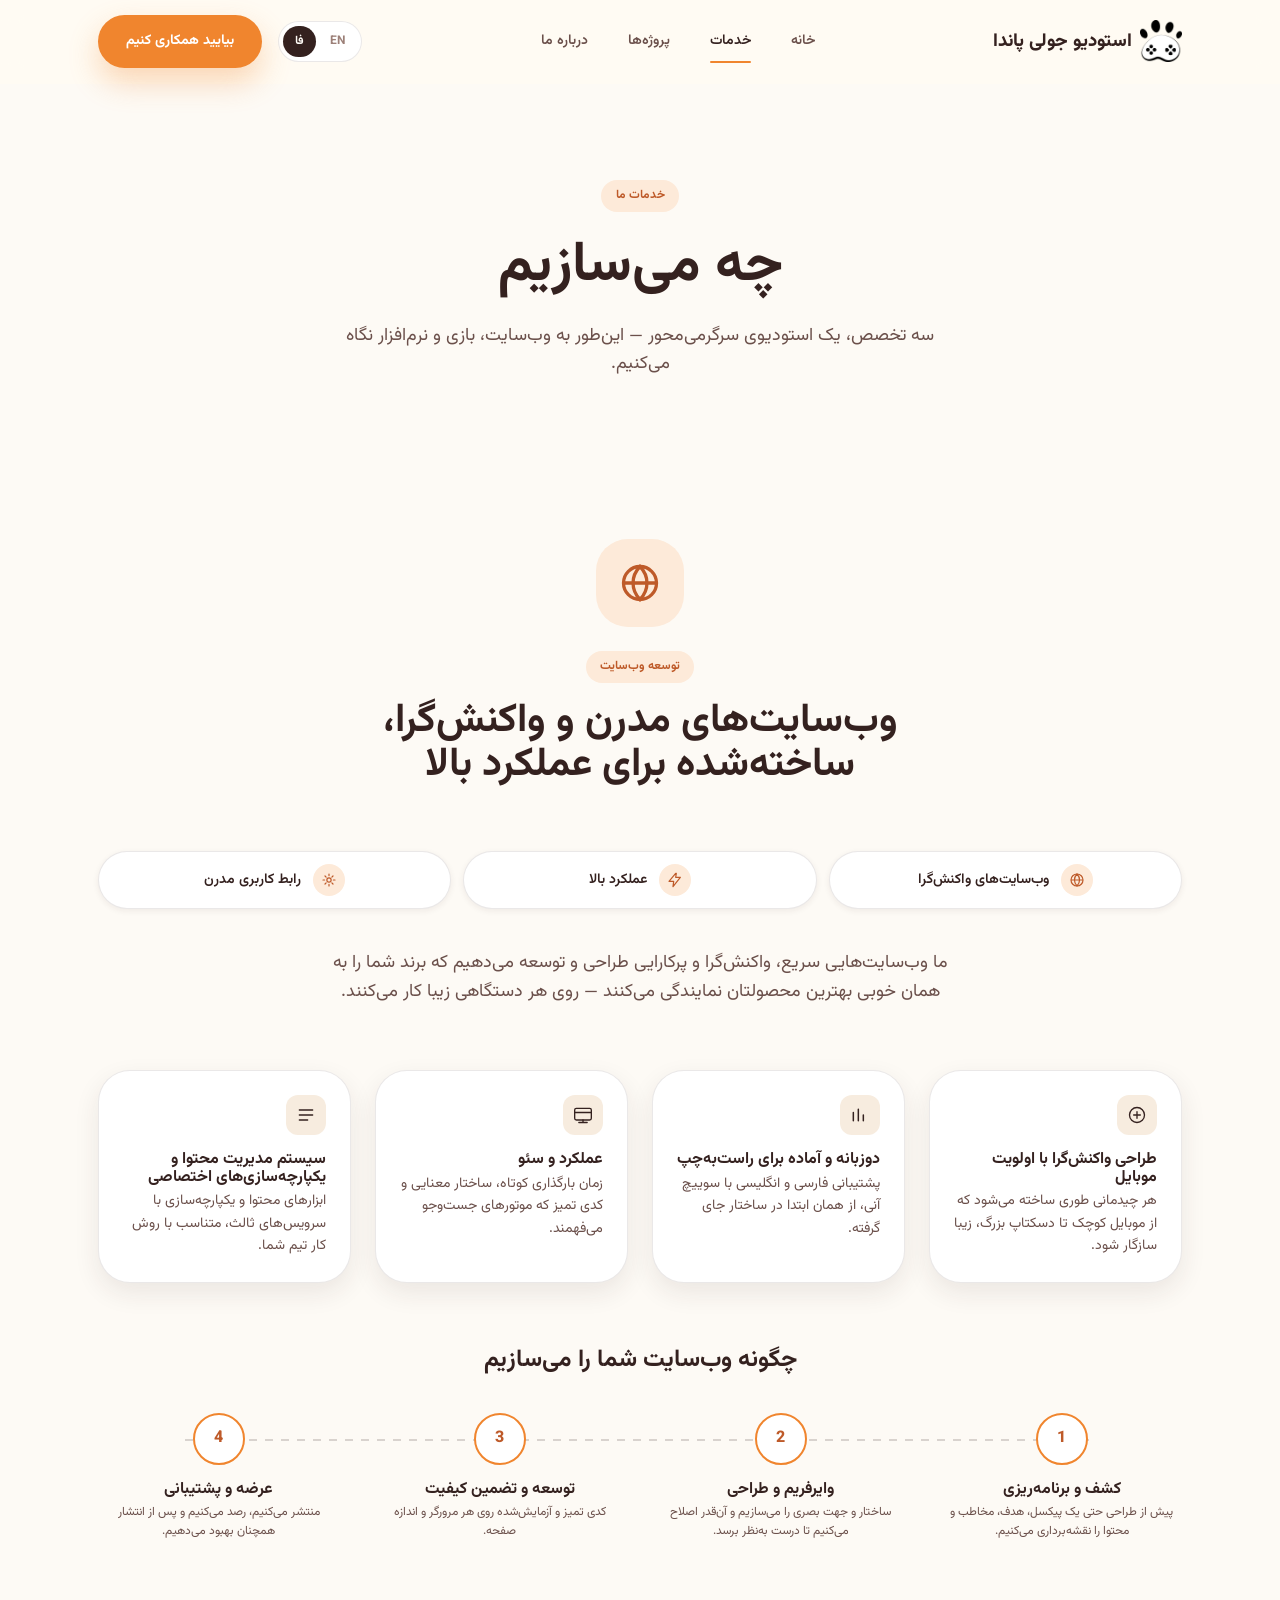
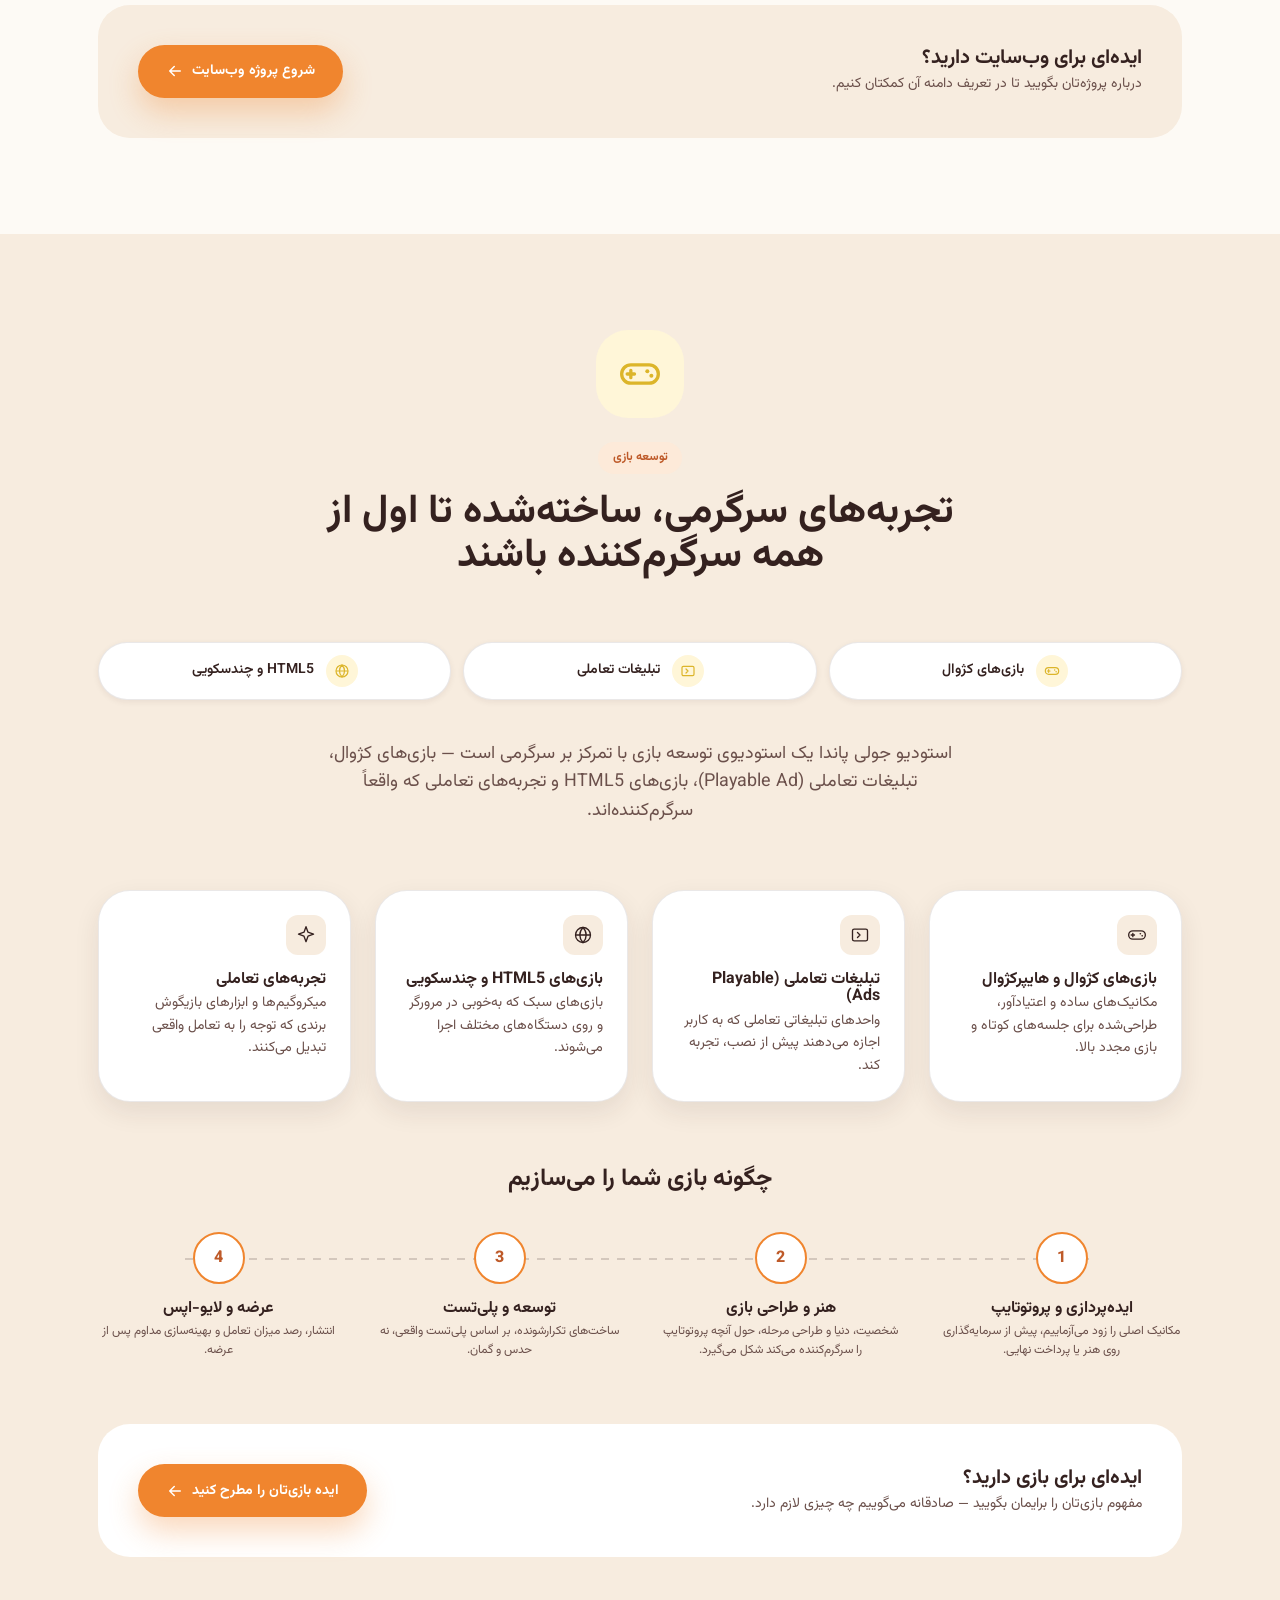
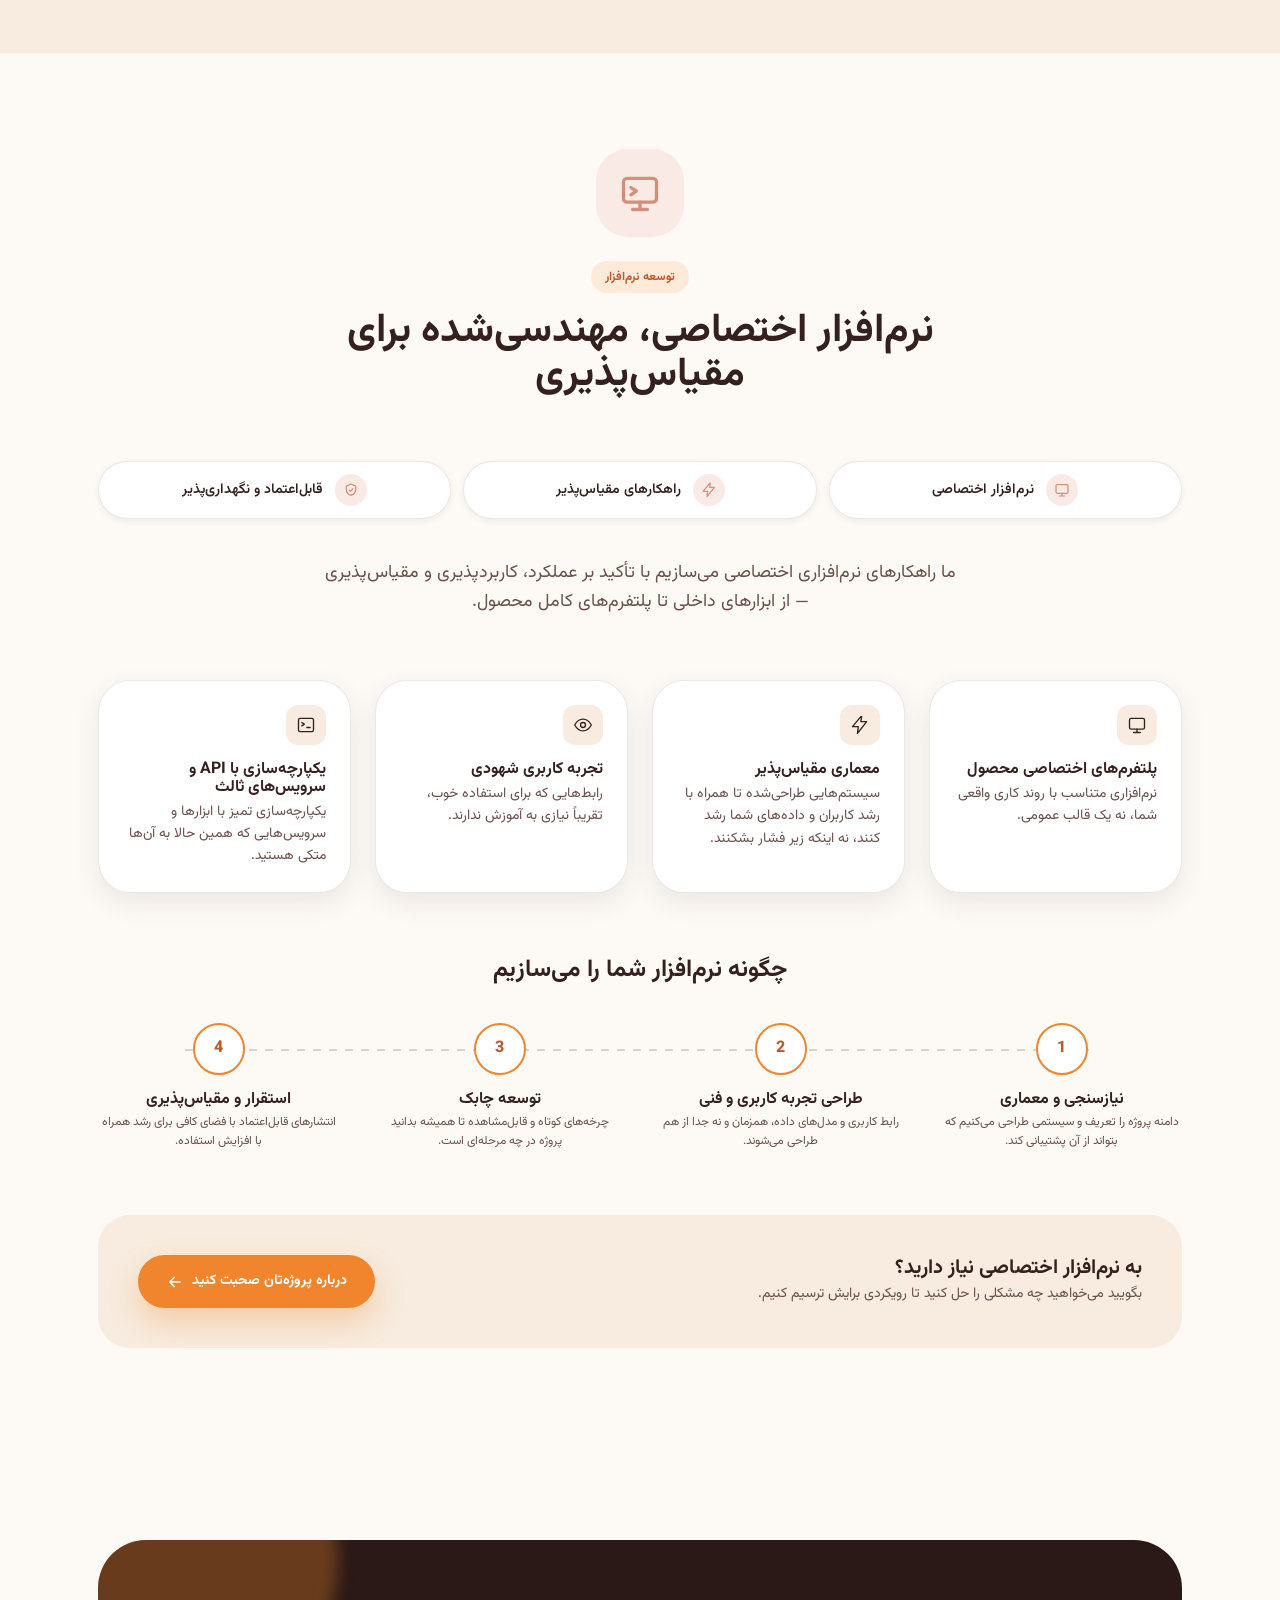
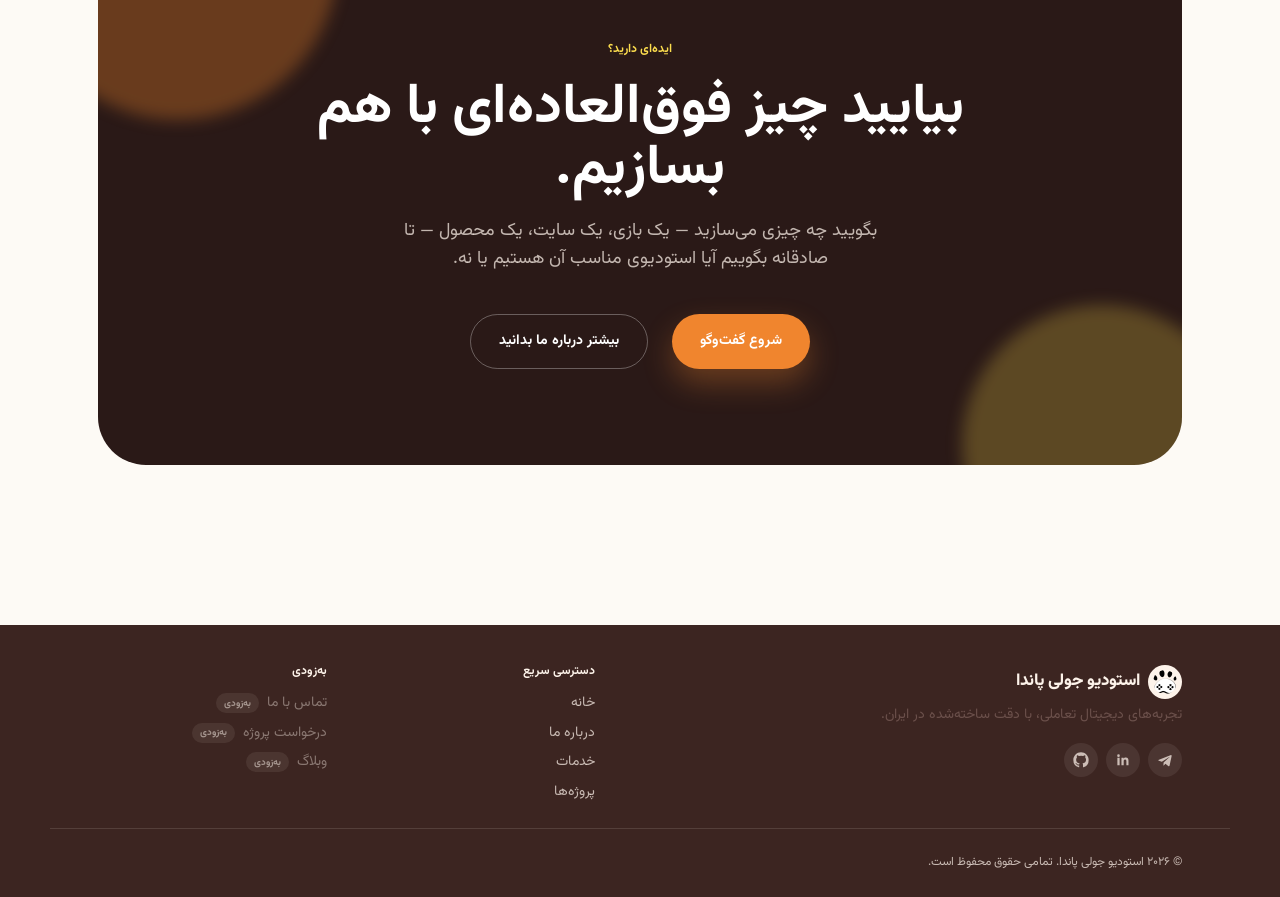
<file: fa/services.html>
<!DOCTYPE html>

<html dir="rtl" lang="fa">
<head>
<meta charset="utf-8"/>
<meta content="width=device-width, initial-scale=1.0" name="viewport"/>
<title>خدمات — طراحی سایت، بازی‌سازی و تولید نرم‌افزار | استودیو جولی پاندا</title>
<meta content="طراحی و توسعه سایت، بازی‌سازی و تولید نرم‌افزار توسط استودیو جولی پاندا — استودیویی خلاق و سرگرمی‌محور که بازی‌های HTML5 و تبلیغات قابل‌بازی می‌سازد." name="description"/>
<meta content="استودیو جولی پاندا, جولی پاندا, استودیو بازی‌سازی, طراحی سایت, ساخت سایت, تولید نرم‌افزار, تبلیغات قابل‌بازی, بازی‌های HTML5, Jolly Panda Studio, Game Development Studio, Website Development, Software Development" name="keywords"/>
<meta content="#fffbf3" name="theme-color"/>
<meta content="index, follow, max-image-preview:large" name="robots"/>
<meta content="Jolly Panda Studio" name="author"/>
<meta content="خدمات — طراحی سایت، بازی‌سازی و تولید نرم‌افزار | استودیو جولی پاندا" property="og:title"/>
<meta content="طراحی و توسعه سایت، بازی‌سازی و تولید نرم‌افزار توسط استودیو جولی پاندا." property="og:description"/>
<meta content="website" property="og:type"/>
<meta content="https://jollypanda.ir/fa/services.html" property="og:url"/>
<meta content="Jolly Panda Studio" property="og:site_name"/>
<meta content="fa_IR" property="og:locale"/>
<meta content="en_US" property="og:locale:alternate"/>
<meta content="https://jollypanda.ir/assets/social/og-image.png" property="og:image"/>
<meta content="1200" property="og:image:width"/>
<meta content="630" property="og:image:height"/>
<meta content="خدمات استودیو جولی پاندا: طراحی سایت، بازی‌سازی و تولید نرم‌افزار" property="og:image:alt"/>
<meta content="summary_large_image" name="twitter:card"/>
<meta content="خدمات — طراحی سایت، بازی‌سازی و تولید نرم‌افزار | استودیو جولی پاندا" name="twitter:title"/>
<meta content="طراحی و توسعه سایت، بازی‌سازی و تولید نرم‌افزار توسط استودیو جولی پاندا." name="twitter:description"/>
<meta content="https://jollypanda.ir/assets/social/twitter-card.png" name="twitter:image"/>
<meta content="خدمات استودیو جولی پاندا: طراحی سایت، بازی‌سازی و تولید نرم‌افزار" name="twitter:image:alt"/>
<!-- Favicons — generated from the official brand icon (assets/logo/jolly-panda-paw-icon.png) -->
<link href="../assets/logo/favicon.ico" rel="icon" sizes="any"/>
<link href="../assets/logo/favicon.svg" rel="icon" type="image/svg+xml"/>
<link href="../assets/logo/favicon-32.png" rel="icon" sizes="32x32" type="image/png"/>
<link href="../assets/logo/favicon-16.png" rel="icon" sizes="16x16" type="image/png"/>
<link href="../assets/logo/apple-touch-icon-180.png" rel="apple-touch-icon"/>
<link href="../assets/logo/android-chrome-192x192.png" rel="icon" sizes="192x192" type="image/png"/>
<link href="../assets/logo/android-chrome-512x512.png" rel="icon" sizes="512x512" type="image/png"/>
<link href="../manifest.json" rel="manifest"/>
<meta content="/browserconfig.xml" name="msapplication-config"/>
<meta content="Jolly Panda" name="apple-mobile-web-app-title"/>
<meta content="yes" name="mobile-web-app-capable"/>
<link href="https://jollypanda.ir/fa/services.html" rel="canonical"/><link href="https://jollypanda.ir/services.html" hreflang="en" rel="alternate"/><link href="https://jollypanda.ir/fa/services.html" hreflang="fa" rel="alternate"/><link href="https://jollypanda.ir/services.html" hreflang="x-default" rel="alternate"/>
<link href="https://fonts.googleapis.com" rel="preconnect"/>
<link crossorigin="" href="https://fonts.gstatic.com" rel="preconnect"/>
<link href="https://fonts.googleapis.com/css2?family=Inter:wght@400;500;600;700;800;900&amp;family=Vazirmatn:wght@400;500;600;700;800&amp;display=swap" rel="stylesheet"/>
<link href="../css/variables.css" rel="stylesheet"/>
<link href="../css/style.css" rel="stylesheet"/>
<link href="../css/responsive.css" rel="stylesheet"/>
<!-- Structured Data (JSON-LD) -->
<script type="application/ld+json">{
  "@context": "https://schema.org",
  "@graph": [
    {
      "@type": "Organization",
      "@id": "https://jollypanda.ir/#organization",
      "name": "Jolly Panda Studio",
      "alternateName": "Jolly Panda",
      "url": "https://jollypanda.ir/",
      "logo": {
        "@type": "ImageObject",
        "url": "https://jollypanda.ir/assets/logo/jolly-panda-paw-icon.png"
      },
      "founder": {
        "@id": "https://jollypanda.ir/#founder"
      }
    },
    {
      "@type": "WebSite",
      "@id": "https://jollypanda.ir/#website",
      "url": "https://jollypanda.ir/",
      "name": "Jolly Panda Studio",
      "publisher": {
        "@id": "https://jollypanda.ir/#organization"
      },
      "inLanguage": [
        "en",
        "fa"
      ]
    },
    {
      "@type": "Person",
      "@id": "https://jollypanda.ir/#founder",
      "name": "Usef Farahmand",
      "jobTitle": "CEO & Founder",
      "url": "https://www.useffarahmand.com",
      "sameAs": [
        "https://www.linkedin.com/in/useffarahmand/"
      ],
      "worksFor": {
        "@id": "https://jollypanda.ir/#organization"
      }
    },
    {
      "@type": "WebPage",
      "@id": "https://jollypanda.ir/fa/services.html#webpage",
      "url": "https://jollypanda.ir/fa/services.html",
      "name": "خدمات — طراحی سایت، بازی‌سازی و تولید نرم‌افزار | استودیو جولی پاندا",
      "isPartOf": {
        "@id": "https://jollypanda.ir/#website"
      },
      "about": {
        "@id": "https://jollypanda.ir/#organization"
      },
      "inLanguage": "fa"
    },
    {
      "@type": "BreadcrumbList",
      "@id": "https://jollypanda.ir/fa/services.html#breadcrumb",
      "itemListElement": [
        {
          "@type": "ListItem",
          "position": 1,
          "name": "خانه",
          "item": "https://jollypanda.ir/fa/"
        },
        {
          "@type": "ListItem",
          "position": 2,
          "name": "خدمات",
          "item": "https://jollypanda.ir/fa/services.html"
        }
      ]
    }
  ]
}</script>
</head>
<body dir="rtl">
<a class="skip-link" data-i18n="nav.skip" href="#main">رفتن به محتوای اصلی</a>
<!-- ============ HEADER / NAV ============ -->
<header class="site-header" id="siteHeader">
<div class="container nav">
<a aria-label="Jolly Panda Studio home" class="brand" href="index.html">
<img alt="" class="brand__mark" height="42" src="../assets/logo/logo-nav-96.png" width="42"/>
<span data-i18n="brand.name">استودیو جولی پاندا</span>
</a>
<button aria-controls="navLinks" aria-expanded="false" aria-label="Toggle menu" class="nav-toggle" id="navToggle">
<span></span><span></span><span></span>
</button>
<nav class="nav__links" id="navLinks">
<a class="nav__link" data-i18n="nav.home" href="index.html">خانه</a>
<a class="nav__link is-active" data-i18n="nav.services" href="services.html">خدمات</a>
<a class="nav__link" data-i18n="nav.projects" href="projects.html">پروژه‌ها</a>
<a class="nav__link" data-i18n="nav.about" href="about.html">درباره ما</a>
<a class="btn btn-primary nav__mobile-cta" data-i18n="nav.cta" href="#cta">بیایید همکاری کنیم</a>
</nav>
<div class="nav__actions">
<div aria-label="Language switch" class="lang-switch" role="group">
<button class="lang-switch__btn" data-lang="en" type="button">EN</button>
<button class="lang-switch__btn" data-lang="fa" type="button">فا</button>
</div>
<a class="btn btn-primary" data-i18n="nav.cta" href="#cta">بیایید همکاری کنیم</a>
</div>
</div>
</header>
<main id="main">
<!-- ============ PAGE HERO ============ -->
<section class="page-hero">
<div class="container">
<span class="eyebrow page-hero__eyebrow" data-i18n="servicesPage.hero.eyebrow">خدمات ما</span>
<h1 data-i18n="servicesPage.hero.title" data-reveal="">چه می‌سازیم</h1>
<p data-i18n="servicesPage.hero.intro" data-reveal="">سه تخصص، یک استودیوی سرگرمی‌محور — این‌طور به وب‌سایت، بازی و نرم‌افزار نگاه می‌کنیم.</p>
</div>
</section>
<!-- ============ WEB DEVELOPMENT ============ -->
<section class="section service-detail" id="web">
<div class="container">
<div class="service-detail__header" data-reveal="">
<div class="service-detail__icon service-detail__icon--web">
<svg aria-hidden="true" fill="none" viewbox="0 0 24 24"><path d="M12 21a9 9 0 100-18 9 9 0 000 18z" stroke="currentColor" stroke-width="1.8"></path><path d="M3 12h18M12 3c2.5 2.6 3.8 5.7 3.8 9s-1.3 6.4-3.8 9c-2.5-2.6-3.8-5.7-3.8-9S9.5 5.6 12 3z" stroke="currentColor" stroke-width="1.8"></path></svg>
</div>
<span class="eyebrow" data-i18n="servicesPage.web.eyebrow">توسعه وب‌سایت</span>
<h2 data-i18n="servicesPage.web.title">وب‌سایت‌های مدرن و واکنش‌گرا، ساخته‌شده برای عملکرد بالا</h2>
</div>
<div class="service-highlights" data-reveal-group="">
<div class="highlight-chip">
<span class="highlight-chip__icon highlight-chip__icon--web"><svg aria-hidden="true" fill="none" viewbox="0 0 24 24"><path d="M12 21a9 9 0 100-18 9 9 0 000 18z" stroke="currentColor" stroke-width="1.8"></path><path d="M3 12h18M12 3c2.5 2.6 3.8 5.7 3.8 9s-1.3 6.4-3.8 9c-2.5-2.6-3.8-5.7-3.8-9S9.5 5.6 12 3z" stroke="currentColor" stroke-width="1.8"></path></svg></span>
<span class="highlight-chip__title" data-i18n="servicesPage.web.highlights.1.title">وب‌سایت‌های واکنش‌گرا</span>
</div>
<div class="highlight-chip">
<span class="highlight-chip__icon highlight-chip__icon--web"><svg aria-hidden="true" fill="none" viewbox="0 0 24 24"><path d="M13 2L3 14h7l-1 8 11-14h-7l1-6z" stroke="currentColor" stroke-linejoin="round" stroke-width="1.8"></path></svg></span>
<span class="highlight-chip__title" data-i18n="servicesPage.web.highlights.2.title">عملکرد بالا</span>
</div>
<div class="highlight-chip">
<span class="highlight-chip__icon highlight-chip__icon--web"><svg aria-hidden="true" fill="none" viewbox="0 0 24 24"><circle cx="12" cy="12" r="3.2" stroke="currentColor" stroke-width="1.8"></circle><path d="M12 3v2.4M12 18.6V21M21 12h-2.4M5.4 12H3M18 6l-1.7 1.7M7.7 16.3L6 18M18 18l-1.7-1.7M7.7 7.7L6 6" stroke="currentColor" stroke-linecap="round" stroke-width="1.8"></path></svg></span>
<span class="highlight-chip__title" data-i18n="servicesPage.web.highlights.3.title">رابط کاربری مدرن</span>
</div>
</div>
<p class="service-detail__intro" data-i18n="servicesPage.web.intro" data-reveal="">ما وب‌سایت‌هایی سریع، واکنش‌گرا و پرکارایی طراحی و توسعه می‌دهیم که برند شما را به همان خوبی بهترین محصولتان نمایندگی می‌کنند — روی هر دستگاهی زیبا کار می‌کنند.</p>
<div class="service-detail__features" data-reveal-group="">
<div class="feature-item">
<div class="feature-item__icon"><svg fill="none" viewbox="0 0 24 24"><circle cx="12" cy="12" r="9" stroke="currentColor" stroke-width="1.6"></circle><path d="M8 12h8M12 8v8" stroke="currentColor" stroke-linecap="round" stroke-width="1.6"></path></svg></div>
<h3 data-i18n="servicesPage.web.features.1.title">طراحی واکنش‌گرا با اولویت موبایل</h3>
<p data-i18n="servicesPage.web.features.1.desc">هر چیدمانی طوری ساخته می‌شود که از موبایل کوچک تا دسکتاپ بزرگ، زیبا سازگار شود.</p>
</div>
<div class="feature-item">
<div class="feature-item__icon"><svg fill="none" viewbox="0 0 24 24"><path d="M4 19V9m6 10V5m6 14v-7" stroke="currentColor" stroke-linecap="round" stroke-width="1.8"></path></svg></div>
<h3 data-i18n="servicesPage.web.features.2.title">دوزبانه و آماده برای راست‌به‌چپ</h3>
<p data-i18n="servicesPage.web.features.2.desc">پشتیبانی فارسی و انگلیسی با سوییچ آنی، از همان ابتدا در ساختار جای گرفته.</p>
</div>
<div class="feature-item">
<div class="feature-item__icon"><svg fill="none" viewbox="0 0 24 24"><rect height="14" rx="2" stroke="currentColor" stroke-width="1.6" width="20" x="2" y="4"></rect><path d="M2 9h20M7 21h10M12 18v3" stroke="currentColor" stroke-linecap="round" stroke-width="1.6"></path></svg></div>
<h3 data-i18n="servicesPage.web.features.3.title">عملکرد و سئو</h3>
<p data-i18n="servicesPage.web.features.3.desc">زمان بارگذاری کوتاه، ساختار معنایی و کدی تمیز که موتورهای جست‌وجو می‌فهمند.</p>
</div>
<div class="feature-item">
<div class="feature-item__icon"><svg fill="none" viewbox="0 0 24 24"><path d="M4 6h16M4 12h16M4 18h10" stroke="currentColor" stroke-linecap="round" stroke-width="1.6"></path></svg></div>
<h3 data-i18n="servicesPage.web.features.4.title">سیستم مدیریت محتوا و یکپارچه‌سازی‌های اختصاصی</h3>
<p data-i18n="servicesPage.web.features.4.desc">ابزارهای محتوا و یکپارچه‌سازی با سرویس‌های ثالث، متناسب با روش کار تیم شما.</p>
</div>
</div>
<div>
<h3 class="service-detail__process-heading" data-i18n="servicesPage.web.process.heading">چگونه وب‌سایت شما را می‌سازیم</h3>
<div class="process-track" data-reveal-group="">
<div class="process-step">
<div class="process-step__num">1</div>
<h3 data-i18n="servicesPage.web.process.steps.1.title">کشف و برنامه‌ریزی</h3>
<p data-i18n="servicesPage.web.process.steps.1.desc">پیش از طراحی حتی یک پیکسل، هدف، مخاطب و محتوا را نقشه‌برداری می‌کنیم.</p>
</div>
<div class="process-step">
<div class="process-step__num">2</div>
<h3 data-i18n="servicesPage.web.process.steps.2.title">وایرفریم و طراحی</h3>
<p data-i18n="servicesPage.web.process.steps.2.desc">ساختار و جهت بصری را می‌سازیم و آن‌قدر اصلاح می‌کنیم تا درست به‌نظر برسد.</p>
</div>
<div class="process-step">
<div class="process-step__num">3</div>
<h3 data-i18n="servicesPage.web.process.steps.3.title">توسعه و تضمین کیفیت</h3>
<p data-i18n="servicesPage.web.process.steps.3.desc">کدی تمیز و آزمایش‌شده روی هر مرورگر و اندازه صفحه.</p>
</div>
<div class="process-step">
<div class="process-step__num">4</div>
<h3 data-i18n="servicesPage.web.process.steps.4.title">عرضه و پشتیبانی</h3>
<p data-i18n="servicesPage.web.process.steps.4.desc">منتشر می‌کنیم، رصد می‌کنیم و پس از انتشار همچنان بهبود می‌دهیم.</p>
</div>
</div>
</div>
<div class="service-detail__cta" data-reveal="">
<div>
<h3 data-i18n="servicesPage.web.cta.title">ایده‌ای برای وب‌سایت دارید؟</h3>
<p data-i18n="servicesPage.web.cta.desc">درباره پروژه‌تان بگویید تا در تعریف دامنه آن کمکتان کنیم.</p>
</div>
<a class="btn btn-primary" href="#cta">
<span data-i18n="servicesPage.web.cta.button">شروع پروژه وب‌سایت</span>
<span aria-hidden="true" class="dir-icon">
<svg class="dir-icon__ltr" fill="none" viewbox="0 0 24 24"><path d="M5 12h14M13 6l6 6-6 6" stroke="currentColor" stroke-linecap="round" stroke-linejoin="round" stroke-width="2"></path></svg>
<svg class="dir-icon__rtl" fill="none" viewbox="0 0 24 24"><path d="M19 12H5M11 6l-6 6 6 6" stroke="currentColor" stroke-linecap="round" stroke-linejoin="round" stroke-width="2"></path></svg>
</span>
</a>
</div>
</div>
</section>
<!-- ============ GAME DEVELOPMENT ============ -->
<section class="section service-detail section--alt" id="game">
<div class="container">
<div class="service-detail__header" data-reveal="">
<div class="service-detail__icon service-detail__icon--game">
<svg aria-hidden="true" fill="none" viewbox="0 0 24 24"><rect height="10" rx="5" stroke="currentColor" stroke-width="1.8" width="20" x="2" y="7"></rect><path d="M7 10v4M5 12h4" stroke="currentColor" stroke-linecap="round" stroke-width="1.8"></path><circle cx="16" cy="10.5" fill="currentColor" r="1.1"></circle><circle cx="18.2" cy="13" fill="currentColor" r="1.1"></circle></svg>
</div>
<span class="eyebrow" data-i18n="servicesPage.game.eyebrow">توسعه بازی</span>
<h2 data-i18n="servicesPage.game.title">تجربه‌های سرگرمی، ساخته‌شده تا اول از همه سرگرم‌کننده باشند</h2>
</div>
<div class="service-highlights" data-reveal-group="">
<div class="highlight-chip">
<span class="highlight-chip__icon highlight-chip__icon--game"><svg aria-hidden="true" fill="none" viewbox="0 0 24 24"><rect height="10" rx="5" stroke="currentColor" stroke-width="1.8" width="20" x="2" y="7"></rect><path d="M7 10v4M5 12h4" stroke="currentColor" stroke-linecap="round" stroke-width="1.8"></path><circle cx="16" cy="10.5" fill="currentColor" r="1.1"></circle><circle cx="18.2" cy="13" fill="currentColor" r="1.1"></circle></svg></span>
<span class="highlight-chip__title" data-i18n="servicesPage.game.highlights.1.title">بازی‌های کژوال</span>
</div>
<div class="highlight-chip">
<span class="highlight-chip__icon highlight-chip__icon--game"><svg aria-hidden="true" fill="none" viewbox="0 0 24 24"><rect height="14" rx="2" stroke="currentColor" stroke-width="1.8" width="18" x="3" y="5"></rect><path d="M9 9l3 3-3 3" stroke="currentColor" stroke-linecap="round" stroke-linejoin="round" stroke-width="1.8"></path></svg></span>
<span class="highlight-chip__title" data-i18n="servicesPage.game.highlights.2.title">تبلیغات تعاملی</span>
</div>
<div class="highlight-chip">
<span class="highlight-chip__icon highlight-chip__icon--game"><svg aria-hidden="true" fill="none" viewbox="0 0 24 24"><path d="M12 21a9 9 0 100-18 9 9 0 000 18z" stroke="currentColor" stroke-width="1.8"></path><path d="M3 12h18M12 3c2.5 2.6 3.8 5.7 3.8 9s-1.3 6.4-3.8 9c-2.5-2.6-3.8-5.7-3.8-9S9.5 5.6 12 3z" stroke="currentColor" stroke-width="1.8"></path></svg></span>
<span class="highlight-chip__title" data-i18n="servicesPage.game.highlights.3.title">HTML5 و چندسکویی</span>
</div>
</div>
<p class="service-detail__intro" data-i18n="servicesPage.game.intro" data-reveal="">استودیو جولی پاندا یک استودیوی توسعه بازی با تمرکز بر سرگرمی است — بازی‌های کژوال، تبلیغات تعاملی (Playable Ad)، بازی‌های HTML5 و تجربه‌های تعاملی که واقعاً سرگرم‌کننده‌اند.</p>
<div class="service-detail__features" data-reveal-group="">
<div class="feature-item">
<div class="feature-item__icon"><svg fill="none" viewbox="0 0 24 24"><rect height="10" rx="5" stroke="currentColor" stroke-width="1.6" width="20" x="2" y="7"></rect><path d="M7 10v4M5 12h4" stroke="currentColor" stroke-linecap="round" stroke-width="1.6"></path><circle cx="16" cy="10.5" fill="currentColor" r="1"></circle><circle cx="18.2" cy="13" fill="currentColor" r="1"></circle></svg></div>
<h3 data-i18n="servicesPage.game.features.1.title">بازی‌های کژوال و هایپرکژوال</h3>
<p data-i18n="servicesPage.game.features.1.desc">مکانیک‌های ساده و اعتیادآور، طراحی‌شده برای جلسه‌های کوتاه و بازی مجدد بالا.</p>
</div>
<div class="feature-item">
<div class="feature-item__icon"><svg fill="none" viewbox="0 0 24 24"><rect height="14" rx="2" stroke="currentColor" stroke-width="1.6" width="18" x="3" y="5"></rect><path d="M9 9l3 3-3 3" stroke="currentColor" stroke-linecap="round" stroke-linejoin="round" stroke-width="1.6"></path></svg></div>
<h3 data-i18n="servicesPage.game.features.2.title">تبلیغات تعاملی (Playable Ads)</h3>
<p data-i18n="servicesPage.game.features.2.desc">واحدهای تبلیغاتی تعاملی که به کاربر اجازه می‌دهند پیش از نصب، تجربه کند.</p>
</div>
<div class="feature-item">
<div class="feature-item__icon"><svg fill="none" viewbox="0 0 24 24"><path d="M12 21a9 9 0 100-18 9 9 0 000 18z" stroke="currentColor" stroke-width="1.6"></path><path d="M3 12h18M12 3c2.5 2.6 3.8 5.7 3.8 9s-1.3 6.4-3.8 9c-2.5-2.6-3.8-5.7-3.8-9S9.5 5.6 12 3z" stroke="currentColor" stroke-width="1.6"></path></svg></div>
<h3 data-i18n="servicesPage.game.features.3.title">بازی‌های HTML5 و چندسکویی</h3>
<p data-i18n="servicesPage.game.features.3.desc">بازی‌های سبک که به‌خوبی در مرورگر و روی دستگاه‌های مختلف اجرا می‌شوند.</p>
</div>
<div class="feature-item">
<div class="feature-item__icon"><svg fill="none" viewbox="0 0 24 24"><path d="M12 2l2.4 6.6L21 11l-6.6 2.4L12 20l-2.4-6.6L3 11l6.6-2.4L12 2z" stroke="currentColor" stroke-linejoin="round" stroke-width="1.6"></path></svg></div>
<h3 data-i18n="servicesPage.game.features.4.title">تجربه‌های تعاملی</h3>
<p data-i18n="servicesPage.game.features.4.desc">میکروگیم‌ها و ابزارهای بازیگوش برندی که توجه را به تعامل واقعی تبدیل می‌کنند.</p>
</div>
</div>
<div>
<h3 class="service-detail__process-heading" data-i18n="servicesPage.game.process.heading">چگونه بازی شما را می‌سازیم</h3>
<div class="process-track" data-reveal-group="">
<div class="process-step">
<div class="process-step__num">1</div>
<h3 data-i18n="servicesPage.game.process.steps.1.title">ایده‌پردازی و پروتوتایپ</h3>
<p data-i18n="servicesPage.game.process.steps.1.desc">مکانیک اصلی را زود می‌آزماییم، پیش از سرمایه‌گذاری روی هنر یا پرداخت نهایی.</p>
</div>
<div class="process-step">
<div class="process-step__num">2</div>
<h3 data-i18n="servicesPage.game.process.steps.2.title">هنر و طراحی بازی</h3>
<p data-i18n="servicesPage.game.process.steps.2.desc">شخصیت، دنیا و طراحی مرحله، حول آنچه پروتوتایپ را سرگرم‌کننده می‌کند شکل می‌گیرد.</p>
</div>
<div class="process-step">
<div class="process-step__num">3</div>
<h3 data-i18n="servicesPage.game.process.steps.3.title">توسعه و پلی‌تست</h3>
<p data-i18n="servicesPage.game.process.steps.3.desc">ساخت‌های تکرارشونده، بر اساس پلی‌تست واقعی، نه حدس و گمان.</p>
</div>
<div class="process-step">
<div class="process-step__num">4</div>
<h3 data-i18n="servicesPage.game.process.steps.4.title">عرضه و لایو-اپس</h3>
<p data-i18n="servicesPage.game.process.steps.4.desc">انتشار، رصد میزان تعامل و بهینه‌سازی مداوم پس از عرضه.</p>
</div>
</div>
</div>
<div class="service-detail__cta" data-reveal="">
<div>
<h3 data-i18n="servicesPage.game.cta.title">ایده‌ای برای بازی دارید؟</h3>
<p data-i18n="servicesPage.game.cta.desc">مفهوم بازی‌تان را برایمان بگویید — صادقانه می‌گوییم چه چیزی لازم دارد.</p>
</div>
<a class="btn btn-primary" href="#cta">
<span data-i18n="servicesPage.game.cta.button">ایده بازی‌تان را مطرح کنید</span>
<span aria-hidden="true" class="dir-icon">
<svg class="dir-icon__ltr" fill="none" viewbox="0 0 24 24"><path d="M5 12h14M13 6l6 6-6 6" stroke="currentColor" stroke-linecap="round" stroke-linejoin="round" stroke-width="2"></path></svg>
<svg class="dir-icon__rtl" fill="none" viewbox="0 0 24 24"><path d="M19 12H5M11 6l-6 6 6 6" stroke="currentColor" stroke-linecap="round" stroke-linejoin="round" stroke-width="2"></path></svg>
</span>
</a>
</div>
</div>
</section>
<!-- ============ SOFTWARE DEVELOPMENT ============ -->
<section class="section service-detail" id="software">
<div class="container">
<div class="service-detail__header" data-reveal="">
<div class="service-detail__icon service-detail__icon--software">
<svg aria-hidden="true" fill="none" viewbox="0 0 24 24"><rect height="13" rx="2" stroke="currentColor" stroke-width="1.8" width="18" x="3" y="4"></rect><path d="M8 21h8M12 17v4" stroke="currentColor" stroke-linecap="round" stroke-width="1.8"></path><path d="M7 9l3 2-3 2" stroke="currentColor" stroke-linecap="round" stroke-linejoin="round" stroke-width="1.8"></path></svg>
</div>
<span class="eyebrow" data-i18n="servicesPage.software.eyebrow">توسعه نرم‌افزار</span>
<h2 data-i18n="servicesPage.software.title">نرم‌افزار اختصاصی، مهندسی‌شده برای مقیاس‌پذیری</h2>
</div>
<div class="service-highlights" data-reveal-group="">
<div class="highlight-chip">
<span class="highlight-chip__icon highlight-chip__icon--software"><svg aria-hidden="true" fill="none" viewbox="0 0 24 24"><rect height="13" rx="2" stroke="currentColor" stroke-width="1.8" width="18" x="3" y="4"></rect><path d="M8 21h8M12 17v4" stroke="currentColor" stroke-linecap="round" stroke-width="1.8"></path></svg></span>
<span class="highlight-chip__title" data-i18n="servicesPage.software.highlights.1.title">نرم‌افزار اختصاصی</span>
</div>
<div class="highlight-chip">
<span class="highlight-chip__icon highlight-chip__icon--software"><svg aria-hidden="true" fill="none" viewbox="0 0 24 24"><path d="M13 2L3 14h7l-1 8 11-14h-7l1-6z" stroke="currentColor" stroke-linejoin="round" stroke-width="1.8"></path></svg></span>
<span class="highlight-chip__title" data-i18n="servicesPage.software.highlights.2.title">راهکارهای مقیاس‌پذیر</span>
</div>
<div class="highlight-chip">
<span class="highlight-chip__icon highlight-chip__icon--software"><svg aria-hidden="true" fill="none" viewbox="0 0 24 24"><path d="M12 3l7 3.2v4.6c0 4.3-2.9 8.1-7 9.2-4.1-1.1-7-4.9-7-9.2V6.2L12 3z" stroke="currentColor" stroke-linejoin="round" stroke-width="1.8"></path><path d="M9.2 12.1l2 2 3.6-4" stroke="currentColor" stroke-linecap="round" stroke-linejoin="round" stroke-width="1.8"></path></svg></span>
<span class="highlight-chip__title" data-i18n="servicesPage.software.highlights.3.title">قابل‌اعتماد و نگهداری‌پذیر</span>
</div>
</div>
<p class="service-detail__intro" data-i18n="servicesPage.software.intro" data-reveal="">ما راهکارهای نرم‌افزاری اختصاصی می‌سازیم با تأکید بر عملکرد، کاربردپذیری و مقیاس‌پذیری — از ابزارهای داخلی تا پلتفرم‌های کامل محصول.</p>
<div class="service-detail__features" data-reveal-group="">
<div class="feature-item">
<div class="feature-item__icon"><svg fill="none" viewbox="0 0 24 24"><rect height="13" rx="2" stroke="currentColor" stroke-width="1.6" width="18" x="3" y="4"></rect><path d="M8 21h8M12 17v4" stroke="currentColor" stroke-linecap="round" stroke-width="1.6"></path></svg></div>
<h3 data-i18n="servicesPage.software.features.1.title">پلتفرم‌های اختصاصی محصول</h3>
<p data-i18n="servicesPage.software.features.1.desc">نرم‌افزاری متناسب با روند کاری واقعی شما، نه یک قالب عمومی.</p>
</div>
<div class="feature-item">
<div class="feature-item__icon"><svg fill="none" viewbox="0 0 24 24"><path d="M13 2L3 14h7l-1 8 11-14h-7l1-6z" stroke="currentColor" stroke-linejoin="round" stroke-width="1.6"></path></svg></div>
<h3 data-i18n="servicesPage.software.features.2.title">معماری مقیاس‌پذیر</h3>
<p data-i18n="servicesPage.software.features.2.desc">سیستم‌هایی طراحی‌شده تا همراه با رشد کاربران و داده‌های شما رشد کنند، نه اینکه زیر فشار بشکنند.</p>
</div>
<div class="feature-item">
<div class="feature-item__icon"><svg fill="none" viewbox="0 0 24 24"><path d="M2 12s4-7 10-7 10 7 10 7-4 7-10 7-10-7-10-7z" stroke="currentColor" stroke-width="1.6"></path><circle cx="12" cy="12" r="3" stroke="currentColor" stroke-width="1.6"></circle></svg></div>
<h3 data-i18n="servicesPage.software.features.3.title">تجربه کاربری شهودی</h3>
<p data-i18n="servicesPage.software.features.3.desc">رابط‌هایی که برای استفاده خوب، تقریباً نیازی به آموزش ندارند.</p>
</div>
<div class="feature-item">
<div class="feature-item__icon"><svg fill="none" viewbox="0 0 24 24"><path d="M7 9l3 2-3 2M13 15h4" stroke="currentColor" stroke-linecap="round" stroke-linejoin="round" stroke-width="1.6"></path><rect height="16" rx="2" stroke="currentColor" stroke-width="1.6" width="18" x="3" y="4"></rect></svg></div>
<h3 data-i18n="servicesPage.software.features.4.title">یکپارچه‌سازی با API و سرویس‌های ثالث</h3>
<p data-i18n="servicesPage.software.features.4.desc">یکپارچه‌سازی تمیز با ابزارها و سرویس‌هایی که همین حالا به آن‌ها متکی هستید.</p>
</div>
</div>
<div>
<h3 class="service-detail__process-heading" data-i18n="servicesPage.software.process.heading">چگونه نرم‌افزار شما را می‌سازیم</h3>
<div class="process-track" data-reveal-group="">
<div class="process-step">
<div class="process-step__num">1</div>
<h3 data-i18n="servicesPage.software.process.steps.1.title">نیازسنجی و معماری</h3>
<p data-i18n="servicesPage.software.process.steps.1.desc">دامنه پروژه را تعریف و سیستمی طراحی می‌کنیم که بتواند از آن پشتیبانی کند.</p>
</div>
<div class="process-step">
<div class="process-step__num">2</div>
<h3 data-i18n="servicesPage.software.process.steps.2.title">طراحی تجربه کاربری و فنی</h3>
<p data-i18n="servicesPage.software.process.steps.2.desc">رابط کاربری و مدل‌های داده، همزمان و نه جدا از هم طراحی می‌شوند.</p>
</div>
<div class="process-step">
<div class="process-step__num">3</div>
<h3 data-i18n="servicesPage.software.process.steps.3.title">توسعه چابک</h3>
<p data-i18n="servicesPage.software.process.steps.3.desc">چرخه‌های کوتاه و قابل‌مشاهده تا همیشه بدانید پروژه در چه مرحله‌ای است.</p>
</div>
<div class="process-step">
<div class="process-step__num">4</div>
<h3 data-i18n="servicesPage.software.process.steps.4.title">استقرار و مقیاس‌پذیری</h3>
<p data-i18n="servicesPage.software.process.steps.4.desc">انتشارهای قابل‌اعتماد با فضای کافی برای رشد همراه با افزایش استفاده.</p>
</div>
</div>
</div>
<div class="service-detail__cta" data-reveal="">
<div>
<h3 data-i18n="servicesPage.software.cta.title">به نرم‌افزار اختصاصی نیاز دارید؟</h3>
<p data-i18n="servicesPage.software.cta.desc">بگویید می‌خواهید چه مشکلی را حل کنید تا رویکردی برایش ترسیم کنیم.</p>
</div>
<a class="btn btn-primary" href="#cta">
<span data-i18n="servicesPage.software.cta.button">درباره پروژه‌تان صحبت کنید</span>
<span aria-hidden="true" class="dir-icon">
<svg class="dir-icon__ltr" fill="none" viewbox="0 0 24 24"><path d="M5 12h14M13 6l6 6-6 6" stroke="currentColor" stroke-linecap="round" stroke-linejoin="round" stroke-width="2"></path></svg>
<svg class="dir-icon__rtl" fill="none" viewbox="0 0 24 24"><path d="M19 12H5M11 6l-6 6 6 6" stroke="currentColor" stroke-linecap="round" stroke-linejoin="round" stroke-width="2"></path></svg>
</span>
</a>
</div>
</div>
</section>
<!-- ============ CTA ============ -->
<section class="section" id="cta">
<div class="container">
<div class="cta" data-reveal="">
<span class="cta__eyebrow" data-i18n="cta.eyebrow">ایده‌ای دارید؟</span>
<h2 data-i18n="cta.title">بیایید چیز فوق‌العاده‌ای با هم بسازیم.</h2>
<p data-i18n="cta.subtitle">بگویید چه چیزی می‌سازید — یک بازی، یک سایت، یک محصول — تا صادقانه بگوییم آیا استودیوی مناسب آن هستیم یا نه.</p>
<div class="cta__actions">
<a class="btn btn-primary" data-i18n="cta.primary" href="mailto:hello@jollypanda.ir">شروع گفت‌وگو</a>
<a class="btn btn-secondary" data-i18n="cta.secondary" href="about.html">بیشتر درباره ما بدانید</a>
</div>
</div>
</div>
</section>
</main>
<!-- ============ FOOTER ============ -->
<footer class="site-footer">
<div class="container site-footer__top">
<div class="site-footer__brand">
<a class="site-footer__logo" href="index.html">
<img alt="" class="site-footer__mark" height="34" src="../assets/logo/logo-nav-96.png" width="34"/>
<span data-i18n="brand.name">استودیو جولی پاندا</span>
</a>
<p class="site-footer__tagline" data-i18n="footer.tagline">تجربه‌های دیجیتال تعاملی، با دقت ساخته‌شده در ایران.</p>
<div class="site-footer__social">
<a aria-label="Jolly Panda Studio on Telegram" class="site-footer__social-link" href="https://t.me/UsefGameLab" rel="noopener noreferrer" target="_blank">
<svg aria-hidden="true" fill="none" viewbox="0 0 24 24"><path d="M21 4.5L2.9 11.6c-1.2.5-1.2 1.2-.2 1.5l4.6 1.4 10.6-6.7c.5-.3 1-.1.6.2l-8.6 7.8h0l-.3 4.6c.4 0 .6-.2.9-.5l2.2-2.1 4.6 3.4c.8.5 1.4.2 1.6-.8l3-14.2c.3-1.3-.5-1.9-1.5-1.7z" fill="currentColor"></path></svg>
</a>
<a aria-label="Jolly Panda Studio on LinkedIn" class="site-footer__social-link" href="https://www.linkedin.com/company/jolly-panda" rel="noopener noreferrer" target="_blank">
<svg aria-hidden="true" fill="none" viewbox="0 0 24 24"><path d="M6.94 8.5H3.56V20h3.38V8.5zM5.25 3.5a1.96 1.96 0 100 3.92 1.96 1.96 0 000-3.92zM20.44 20h-3.37v-5.6c0-1.34-.02-3.06-1.87-3.06-1.87 0-2.16 1.46-2.16 2.96V20H9.68V8.5h3.24v1.57h.05c.45-.86 1.56-1.76 3.2-1.76 3.43 0 4.06 2.25 4.06 5.18V20z" fill="currentColor"></path></svg>
</a>
<a aria-label="Jolly Panda Studio on GitHub" class="site-footer__social-link" href="https://github.com/Jolly-Panda-Works" rel="noopener noreferrer" target="_blank">
<svg aria-hidden="true" fill="none" viewbox="0 0 24 24"><path d="M12 .5C5.65.5.5 5.65.5 12a11.5 11.5 0 008 10.94c.58.11.79-.25.79-.56v-2.17c-3.25.71-3.94-1.39-3.94-1.39-.53-1.34-1.3-1.7-1.3-1.7-1.06-.72.08-.71.08-.71 1.17.08 1.79 1.2 1.79 1.2 1.04 1.78 2.73 1.27 3.39.97.11-.75.41-1.27.74-1.56-2.6-.3-5.34-1.3-5.34-5.78 0-1.28.46-2.33 1.2-3.15-.12-.3-.52-1.52.11-3.17 0 0 .98-.31 3.2 1.2a11.1 11.1 0 015.82 0c2.22-1.51 3.2-1.2 3.2-1.2.63 1.65.23 2.87.11 3.17.75.82 1.2 1.87 1.2 3.15 0 4.49-2.74 5.48-5.35 5.77.42.36.8 1.08.8 2.18v3.23c0 .31.21.67.8.56A11.5 11.5 0 0023.5 12C23.5 5.65 18.35.5 12 .5z" fill="currentColor"></path></svg>
</a>
</div>
</div>
<nav aria-label="Footer navigation" class="site-footer__nav">
<div class="site-footer__group">
<h3 class="site-footer__heading" data-i18n="footer.nav.title">دسترسی سریع</h3>
<ul class="site-footer__list">
<li><a class="site-footer__link" data-i18n="nav.home" href="index.html">خانه</a></li>
<li><a class="site-footer__link" data-i18n="nav.about" href="about.html">درباره ما</a></li>
<li><a class="site-footer__link" data-i18n="nav.services" href="services.html">خدمات</a></li>
<li><a class="site-footer__link" data-i18n="nav.projects" href="projects.html">پروژه‌ها</a></li>
</ul>
</div>
<div class="site-footer__group">
<h3 class="site-footer__heading" data-i18n="footer.soon.title">به‌زودی</h3>
<ul class="site-footer__list">
<li>
<span class="site-footer__soon">
<span data-i18n="footer.soon.contact">تماس با ما</span>
<span class="site-footer__badge" data-i18n="footer.soon.badge">به‌زودی</span>
</span>
</li>
<li>
<span class="site-footer__soon">
<span data-i18n="footer.soon.projectRequest">درخواست پروژه</span>
<span class="site-footer__badge" data-i18n="footer.soon.badge">به‌زودی</span>
</span>
</li>
<li>
<span class="site-footer__soon">
<span data-i18n="footer.soon.blog">وبلاگ</span>
<span class="site-footer__badge" data-i18n="footer.soon.badge">به‌زودی</span>
</span>
</li>
</ul>
</div>
</nav>
</div>
<div class="site-footer__bottom">
<div class="container">
<p class="site-footer__copyright" data-i18n="footer.copyright">© ۲۰۲۶ استودیو جولی پاندا. تمامی حقوق محفوظ است.</p>
</div>
</div>
</footer>
<script defer="" src="../js/language.js"></script>
<script defer="" src="../js/animations.js"></script>
<script defer="" src="../js/app.js"></script>
<!-- Vercel Web Analytics -->
<script defer="" src="https://cdn.vercel-insights.com/v1/script.js"></script>
</body>
</html>
</file>
<file: css/variables.css>
/* ==========================================================================
   Jolly Panda Studio — Design Tokens
   Every color, radius, shadow, spacing and type value used across the site
   is declared here as a CSS Custom Property. Nothing below should be
   hard-coded anywhere else in the codebase.

   COLOR SOURCE: every color below was sampled directly from the official
   mascot artwork (assets/mascot/jolly-panda-mascot.jpeg) via k-means /
   channel-filtered pixel extraction — nothing here is an invented or
   generic palette:
     - Panda Orange   #f0852e  → the hoodie (primary brand color)
     - Ember Orange    #be5a29  → hoodie shadow folds (hover / dark state)
     - Bamboo Yellow  #fcdd4e  → the badge's geometric backdrop
     - Blush Rose     #ebbeb1  → the mascot's cheek blush
     - Panda Ink      #362122  → the fur outline / eyes / nose
     - Warm Cream     #f0e6d9  → the mascot's white fur, warmed
   ========================================================================== */

:root {
  /* ---------- Color: Surfaces (from the mascot's cream fur) ---------- */
  --color-paper: #fdfaf5;        /* primary background */
  --color-paper-alt: #f7ecdf;    /* alternating section background */
  --color-surface: #ffffff;      /* card surfaces */
  --color-surface-tint: #f6ece1; /* subtle surface on paper-alt sections */

  /* ---------- Color: Ink (from the mascot's outline / eyes) ---------- */
  --color-ink: #34211f;          /* headings / high emphasis text */
  --color-ink-soft: #6b504b;     /* body copy */
  --color-ink-faint: #9c8078;    /* captions, meta */
  --color-border: rgba(52, 33, 31, 0.1);
  --color-border-strong: rgba(52, 33, 31, 0.18);

  /* ---------- Color: Panda Orange (primary — the hoodie) ---------- */
  --color-orange: #f0852e;
  --color-orange-dark: #be5a29;
  --color-orange-light: #fdead9;

  /* ---------- Color: Bamboo Yellow (secondary — the badge backdrop) ---------- */
  --color-yellow: #fcdd4e;
  --color-yellow-dark: #dcb52a;
  --color-yellow-light: #fff6d8;

  /* ---------- Color: Blush Rose (accent — the cheek blush) ---------- */
  --color-blush: #ebbeb1;
  --color-blush-dark: #d18f7c;
  --color-blush-light: #faeae5;

  /* ---------- Color: Warm Taupe (neutral accent — fur shading) ---------- */
  --color-taupe: #d3b5a8;
  --color-taupe-dark: #a9877a;
  --color-taupe-light: #f2e6de;

  /* ---------- Gradients (used sparingly — one signature moment only) ---------- */
  --gradient-brand: linear-gradient(135deg, var(--color-orange) 0%, var(--color-yellow) 100%);
  --gradient-ink: linear-gradient(180deg, #3c2521 0%, #2a1917 100%);

  /* ---------- Shadows (warm-tinted, matching the ink color) ---------- */
  --shadow-xs: 0 2px 6px rgba(52, 33, 31, 0.07);
  --shadow-soft: 0 10px 26px rgba(52, 33, 31, 0.09);
  --shadow-lift: 0 20px 44px rgba(52, 33, 31, 0.16);
  --shadow-orange: 0 14px 30px rgba(240, 133, 46, 0.32);
  --shadow-yellow: 0 14px 30px rgba(252, 221, 78, 0.35);

  /* ---------- Radii ---------- */
  --radius-sm: 12px;
  --radius-md: 20px;
  --radius-lg: 32px;
  --radius-xl: 48px;
  --radius-full: 999px;

  /* ---------- Spacing scale ---------- */
  --space-3xs: 0.25rem;
  --space-2xs: 0.5rem;
  --space-xs: 0.75rem;
  --space-sm: 1rem;
  --space-md: 1.5rem;
  --space-lg: 2.5rem;
  --space-xl: 4rem;
  --space-2xl: 6rem;
  --space-3xl: 9rem;

  /* ---------- Layout ---------- */
  --container-max: 1180px;
  --container-pad: clamp(1.25rem, 4vw, 3rem);
  --nav-height: 84px;

  /* ---------- Typography ---------- */
  --font-en: 'Inter', -apple-system, BlinkMacSystemFont, 'Segoe UI', sans-serif;
  --font-fa: 'Vazirmatn', 'Inter', Tahoma, sans-serif;

  --fs-display: clamp(2.75rem, 6vw, 5rem);
  --fs-h1: clamp(2.25rem, 4.4vw, 3.5rem);
  --fs-h2: clamp(1.75rem, 3.2vw, 2.5rem);
  --fs-h3: clamp(1.25rem, 2vw, 1.5rem);
  --fs-lead: clamp(1.05rem, 1.4vw, 1.25rem);
  --fs-body: 1rem;
  --fs-small: 0.875rem;
  --fs-tiny: 0.75rem;

  --lh-tight: 1.1;
  --lh-snug: 1.3;
  --lh-normal: 1.6;

  /* ---------- Motion ---------- */
  --ease-bounce: cubic-bezier(0.34, 1.56, 0.64, 1);
  --ease-out: cubic-bezier(0.16, 1, 0.3, 1);
  --duration-fast: 180ms;
  --duration-base: 320ms;
  --duration-slow: 600ms;

  /* ---------- Z-index scale ---------- */
  --z-nav: 100;
  --z-menu: 200;
  --z-modal: 300;
}

/* Dark surface used behind footer / CTA — a deep tint of the mascot's own
   ink color, so the "night" mode still reads as part of the same brand
   rather than a generic near-black. */
:root {
  --color-night: #2a1917;
  --color-night-soft: #3c2521;
  --color-on-night: #fdf3ea;
  --color-on-night-soft: rgba(253, 243, 234, 0.72);
}
</file>
<file: css/style.css>
/* ==========================================================================
   Jolly Panda Studio — Core Stylesheet
   Structure:
   1. Reset & base
   2. Typography
   3. Layout primitives
   4. Navigation
   5. Buttons
   6. Hero
   7. About preview
   8. Services
   9. Why choose us (bento grid)
   10. CTA
   11. Footer
   12. About page specific
   13. Utilities & animation classes
   ========================================================================== */

/* ---------- 1. Reset & base ---------- */
*,
*::before,
*::after {
  box-sizing: border-box;
  margin: 0;
  padding: 0;
}

html {
  scroll-behavior: smooth;
  -webkit-text-size-adjust: 100%;
}

@media (prefers-reduced-motion: reduce) {
  html {
    scroll-behavior: auto;
  }
  *,
  *::before,
  *::after {
    animation-duration: 0.001ms !important;
    animation-iteration-count: 1 !important;
    transition-duration: 0.001ms !important;
    scroll-behavior: auto !important;
  }
}

body {
  font-family: var(--font-en);
  background-color: var(--color-paper);
  color: var(--color-ink);
  line-height: var(--lh-normal);
  overflow-x: hidden;
  -webkit-font-smoothing: antialiased;
}

html[lang="fa"] body,
body[dir="rtl"] {
  font-family: var(--font-fa);
}

img,
svg {
  display: block;
  max-width: 100%;
}

a {
  color: inherit;
  text-decoration: none;
}

ul {
  list-style: none;
}

button {
  font: inherit;
  color: inherit;
  background: none;
  border: none;
  cursor: pointer;
}

input,
textarea {
  font: inherit;
}

/* Visible focus states everywhere — accessibility first */
:focus-visible {
  outline: 3px solid var(--color-orange-dark);
  outline-offset: 3px;
  border-radius: var(--radius-sm);
}

/* Skip link for keyboard users */
.skip-link {
  position: absolute;
  top: -100px;
  left: var(--space-sm);
  background: var(--color-ink);
  color: var(--color-paper);
  padding: var(--space-xs) var(--space-sm);
  border-radius: var(--radius-sm);
  z-index: var(--z-modal);
  transition: top var(--duration-fast) var(--ease-out);
}

.skip-link:focus {
  top: var(--space-sm);
}

/* ---------- 2. Typography ---------- */
h1,
h2,
h3,
h4 {
  color: var(--color-ink);
  line-height: var(--lh-tight);
  font-weight: 800;
  letter-spacing: -0.02em;
}

html[lang="fa"] h1,
html[lang="fa"] h2,
html[lang="fa"] h3,
html[lang="fa"] h4 {
  letter-spacing: 0; /* tracking looks wrong on Persian glyphs */
  font-weight: 700;
}

p {
  color: var(--color-ink-soft);
}

.eyebrow {
  display: inline-flex;
  align-items: center;
  gap: var(--space-2xs);
  font-size: var(--fs-tiny);
  font-weight: 700;
  letter-spacing: 0.12em;
  text-transform: uppercase;
  color: var(--color-orange-dark);
  background: var(--color-orange-light);
  padding: 0.4rem 0.9rem;
  border-radius: var(--radius-full);
}

html[lang="fa"] .eyebrow {
  letter-spacing: 0;
  text-transform: none;
}

.section-heading {
  max-width: 640px;
  margin-inline: 0;
  margin-bottom: var(--space-lg);
}

.section-heading--center {
  margin-inline: auto;
  text-align: center;
}

.section-heading--flush {
  margin-bottom: 0;
}

.section-heading h2 {
  font-size: var(--fs-h2);
  margin-top: var(--space-sm);
}

.section-heading p {
  font-size: var(--fs-lead);
  margin-top: var(--space-sm);
}

/* ---------- 3. Layout primitives ---------- */
.container {
  width: 100%;
  max-width: var(--container-max);
  margin-inline: auto;
  padding-inline: var(--container-pad);
}

.section {
  padding-block: var(--space-2xl);
  position: relative;
}

.section--alt {
  background-color: var(--color-paper-alt);
}

.section--tight {
  padding-block: var(--space-xl);
}

main {
  display: block;
}

/* ---------- 4. Navigation ---------- */
.site-header {
  position: fixed;
  inset-inline: 0;
  top: 0;
  height: var(--nav-height);
  z-index: var(--z-nav);
  display: flex;
  align-items: center;
  background: rgba(255, 251, 243, 0.78);
  backdrop-filter: blur(14px);
  -webkit-backdrop-filter: blur(14px);
  border-bottom: 1px solid transparent;
  transition: border-color var(--duration-base) var(--ease-out),
    box-shadow var(--duration-base) var(--ease-out);
}

.site-header.is-scrolled {
  border-bottom-color: var(--color-border);
  box-shadow: var(--shadow-xs);
}

.nav {
  display: flex;
  align-items: center;
  justify-content: space-between;
  width: 100%;
}

.brand {
  display: flex;
  align-items: center;
  gap: var(--space-2xs);
  font-weight: 800;
  font-size: 1.15rem;
  color: var(--color-ink);
}

.brand__mark {
  width: 42px;
  height: 42px;
  object-fit: contain;
}

.nav__links {
  display: flex;
  align-items: center;
  gap: var(--space-lg);
}

.nav__link {
  position: relative;
  font-weight: 600;
  font-size: var(--fs-small);
  color: var(--color-ink-soft);
  padding-block: var(--space-2xs);
  transition: color var(--duration-fast) var(--ease-out);
}

.nav__link::after {
  content: "";
  position: absolute;
  left: 0;
  right: 100%;
  bottom: -2px;
  height: 2px;
  background: var(--color-orange);
  border-radius: var(--radius-full);
  transition: right var(--duration-base) var(--ease-out);
}

.nav__link:hover,
.nav__link.is-active {
  color: var(--color-ink);
}

.nav__link:hover::after,
.nav__link.is-active::after {
  right: 0;
}

.nav__actions {
  display: flex;
  align-items: center;
  gap: var(--space-sm);
}

.lang-switch {
  display: flex;
  align-items: center;
  background: var(--color-surface);
  border: 1px solid var(--color-border);
  border-radius: var(--radius-full);
  padding: 4px;
  gap: 2px;
}

.lang-switch__btn {
  padding: 0.4rem 0.75rem;
  border-radius: var(--radius-full);
  font-size: var(--fs-tiny);
  font-weight: 700;
  color: var(--color-ink-faint);
  transition: background var(--duration-fast) var(--ease-out),
    color var(--duration-fast) var(--ease-out);
}

.lang-switch__btn.is-active {
  background: var(--color-ink);
  color: var(--color-paper);
}

.nav-toggle {
  display: none;
  flex-direction: column;
  justify-content: center;
  gap: 5px;
  width: 42px;
  height: 42px;
  border-radius: var(--radius-sm);
}

.nav-toggle span {
  display: block;
  width: 22px;
  height: 2px;
  background: var(--color-ink);
  border-radius: var(--radius-full);
  transition: transform var(--duration-base) var(--ease-bounce),
    opacity var(--duration-fast) var(--ease-out);
}

.nav-toggle[aria-expanded="true"] span:nth-child(1) {
  transform: translateY(7px) rotate(45deg);
}

.nav-toggle[aria-expanded="true"] span:nth-child(2) {
  opacity: 0;
}

.nav-toggle[aria-expanded="true"] span:nth-child(3) {
  transform: translateY(-7px) rotate(-45deg);
}

/* ---------- 5. Buttons ---------- */
.btn {
  display: inline-flex;
  align-items: center;
  justify-content: center;
  gap: var(--space-2xs);
  padding: 0.95rem 1.75rem;
  border-radius: var(--radius-full);
  font-weight: 700;
  font-size: var(--fs-small);
  white-space: nowrap;
  transition: transform var(--duration-base) var(--ease-bounce),
    box-shadow var(--duration-base) var(--ease-out),
    background var(--duration-fast) var(--ease-out);
}

.btn:hover {
  transform: translateY(-3px);
}

.btn:active {
  transform: translateY(-1px) scale(0.98);
}

.btn-primary {
  background: var(--color-orange);
  color: #fff;
  box-shadow: var(--shadow-orange);
}

.btn-primary:hover {
  background: var(--color-orange-dark);
}

.btn-secondary {
  background: var(--color-surface);
  color: var(--color-ink);
  border: 1.5px solid var(--color-border-strong);
}

.btn-secondary:hover {
  border-color: var(--color-ink);
  box-shadow: var(--shadow-soft);
}

.btn-ghost {
  color: var(--color-ink);
  padding-inline: 0.25rem;
}

.btn-ghost .dir-icon {
  transition: transform var(--duration-base) var(--ease-bounce);
}

.btn-ghost:hover .dir-icon {
  transform: translateX(4px);
}

html[dir="rtl"] .btn-ghost:hover .dir-icon {
  transform: translateX(-4px);
}

.btn .icon {
  width: 18px;
  height: 18px;
}

/* ---------- Direction-aware icons ----------
   THE site-wide standard for any directional indicator: arrows, "read
   more" / "learn more" / "view details" affordances, breadcrumbs,
   pagination, carousel controls, etc. Two SVG paths are authored
   explicitly — one that reads correctly in LTR, one that reads
   correctly in RTL — and CSS shows only the one matching the page's
   current direction. Nothing is transformed, rotated, scaleX-flipped,
   or mirrored: each variant is a real, separately-drawn icon.

   Usage — wrap both variants in a single .dir-icon element:
     <span class="dir-icon" aria-hidden="true">
       <svg class="dir-icon__ltr" ...>...points toward reading-end...</svg>
       <svg class="dir-icon__rtl" ...>...redrawn, points the other way...</svg>
     </span>
   This works identically whether the markup is static HTML or built at
   runtime via createElement/innerHTML (see js/team.js), and needs no
   JavaScript — the correct icon is selected purely by the CSS below
   reacting to html[dir]. Any new component should reuse this pattern
   rather than inventing a new directional icon of its own. */
.dir-icon {
  display: inline-flex;
  width: 18px;
  height: 18px;
  flex-shrink: 0;
}

.dir-icon--sm {
  width: 14px;
  height: 14px;
}

.dir-icon svg {
  width: 100%;
  height: 100%;
}

.dir-icon__rtl {
  display: none;
}

html[dir="rtl"] .dir-icon__ltr {
  display: none;
}

html[dir="rtl"] .dir-icon__rtl {
  display: block;
}

/* ---------- 6. Hero ---------- */
.hero {
  position: relative;
  padding-top: calc(var(--nav-height) + var(--space-2xl));
  padding-bottom: var(--space-2xl);
  overflow: hidden;
}

.hero__grid {
  display: grid;
  grid-template-columns: 1.1fr 0.9fr;
  gap: var(--space-xl);
  align-items: center;
}

.hero__content {
  position: relative;
  z-index: 2;
}

.hero__badge {
  margin-bottom: var(--space-md);
}

.hero__title {
  font-size: var(--fs-display);
  line-height: 0.98;
}

.hero__title .highlight {
  position: relative;
  color: var(--color-orange-dark);
  white-space: nowrap;
}

.hero__title .highlight svg {
  position: absolute;
  bottom: -0.12em;
  left: 0;
  width: 100%;
  height: auto;
  z-index: -1;
}

.hero__subtitle {
  font-size: var(--fs-h3);
  font-weight: 600;
  color: var(--color-ink);
  margin-top: var(--space-md);
}

.hero__intro {
  max-width: 480px;
  font-size: var(--fs-lead);
  margin-top: var(--space-md);
}

.hero__actions {
  display: flex;
  flex-wrap: wrap;
  align-items: center;
  gap: var(--space-md);
  margin-top: var(--space-lg);
}

.hero__stage {
  position: relative;
  height: clamp(320px, 38vw, 520px);
}

.hero__mascot-frame {
  position: absolute;
  inset: 6%;
  border-radius: 50%;
  overflow: hidden;
  background: var(--gradient-brand);
  box-shadow: var(--shadow-lift);
  border: 6px solid var(--color-surface);
  animation: float-blob 7s var(--ease-out) infinite;
}

.hero__mascot {
  width: 100%;
  height: 100%;
  object-fit: cover;
  display: block;
}

.hero-confetti {
  position: absolute;
}

.hero-confetti--square {
  width: 30px;
  height: 30px;
  top: 4%;
  left: 8%;
  background: var(--color-yellow);
  border-radius: 8px;
  transform: rotate(18deg);
  animation: float-y 6s var(--ease-out) infinite;
}

.hero-confetti--hex {
  width: 34px;
  height: 34px;
  bottom: 6%;
  right: 4%;
  background: var(--color-orange);
  clip-path: polygon(25% 0%, 75% 0%, 100% 50%, 75% 100%, 25% 100%, 0% 50%);
  animation: float-y 5s var(--ease-out) infinite reverse;
}

.hero-confetti--triangle {
  width: 0;
  height: 0;
  top: 52%;
  right: -3%;
  border-left: 16px solid transparent;
  border-right: 16px solid transparent;
  border-bottom: 26px solid var(--color-blush-dark);
  animation: float-y 7s var(--ease-out) infinite;
}

.hero-confetti--star {
  width: 22px;
  height: 22px;
  bottom: 26%;
  left: -1%;
  animation: float-y 5.5s var(--ease-out) infinite reverse;
}

.hero-shape {
  position: absolute;
  border-radius: var(--radius-full);
}

.hero-shape--1 {
  width: 90px;
  height: 90px;
  top: 8%;
  right: 12%;
  background: var(--color-yellow);
  animation: float-y 5.5s var(--ease-out) infinite;
}

.hero-shape--2 {
  width: 46px;
  height: 46px;
  bottom: 14%;
  left: 4%;
  background: var(--color-orange);
  animation: float-y 6.5s var(--ease-out) infinite reverse;
}

.hero-shape--3 {
  width: 26px;
  height: 26px;
  top: 40%;
  left: -2%;
  background: var(--color-blush-dark);
  animation: float-y 4.5s var(--ease-out) infinite;
}

@keyframes float-blob {
  0%,
  100% {
    transform: translateY(0) rotate(0deg);
  }
  50% {
    transform: translateY(-16px) rotate(3deg);
  }
}

@keyframes float-y {
  0%,
  100% {
    transform: translateY(0);
  }
  50% {
    transform: translateY(-22px);
  }
}

.hero__scroll-cue {
  position: absolute;
  bottom: var(--space-lg);
  left: 50%;
  transform: translateX(-50%);
  display: flex;
  flex-direction: column;
  align-items: center;
  gap: var(--space-2xs);
  font-size: var(--fs-tiny);
  color: var(--color-ink-faint);
  font-weight: 600;
}

.hero__scroll-cue .icon {
  width: 18px;
  height: 18px;
  animation: bob 2s ease-in-out infinite;
}

@keyframes bob {
  0%,
  100% {
    transform: translateY(0);
  }
  50% {
    transform: translateY(6px);
  }
}

/* ---------- 7. About preview ---------- */
.about-preview__grid {
  display: grid;
  grid-template-columns: 0.85fr 1.15fr;
  gap: var(--space-2xl);
  align-items: center;
}

.about-preview__visual {
  position: relative;
  aspect-ratio: 1 / 1;
  border-radius: var(--radius-xl);
  background: var(--gradient-brand);
  overflow: hidden;
  box-shadow: var(--shadow-lift);
}

.about-preview__visual svg {
  width: 100%;
  height: 100%;
}

.about-preview__stat {
  position: absolute;
  bottom: var(--space-md);
  inset-inline-start: var(--space-md);
  background: rgba(255, 255, 255, 0.92);
  backdrop-filter: blur(6px);
  border-radius: var(--radius-md);
  padding: var(--space-sm) var(--space-md);
  box-shadow: var(--shadow-soft);
}

.about-preview__stat strong {
  display: block;
  font-size: 1.5rem;
  color: var(--color-ink);
}

.about-preview__stat span {
  font-size: var(--fs-tiny);
  color: var(--color-ink-faint);
  font-weight: 600;
}

.about-preview__body p {
  margin-top: var(--space-sm);
}

.about-preview__actions {
  display: flex;
  flex-wrap: wrap;
  align-items: center;
  gap: var(--space-md);
  margin-top: var(--space-lg);
}

/* ---------- 8. Services ---------- */
.services__grid {
  display: grid;
  grid-template-columns: repeat(3, 1fr);
  gap: var(--space-lg);
}

.services__viewall {
  display: flex;
  justify-content: center;
  margin-top: var(--space-xl);
}

.service-card {
  position: relative;
  background: var(--color-surface);
  border: 1px solid var(--color-border);
  border-radius: var(--radius-lg);
  padding: var(--space-lg);
  box-shadow: var(--shadow-soft);
  transition: transform var(--duration-base) var(--ease-bounce),
    box-shadow var(--duration-base) var(--ease-out),
    border-color var(--duration-base) var(--ease-out);
}

.service-card:hover {
  transform: translateY(-8px);
  box-shadow: var(--shadow-lift);
  border-color: var(--color-border-strong);
}

.service-card__icon {
  width: 56px;
  height: 56px;
  border-radius: var(--radius-md);
  display: flex;
  align-items: center;
  justify-content: center;
  margin-bottom: var(--space-md);
  transition: transform var(--duration-base) var(--ease-bounce);
}

.service-card:hover .service-card__icon {
  transform: rotate(-6deg) scale(1.06);
}

.service-card__icon svg {
  width: 28px;
  height: 28px;
}

.service-card--web .service-card__icon {
  background: var(--color-orange-light);
  color: var(--color-orange-dark);
}

.service-card--game .service-card__icon {
  background: var(--color-yellow-light);
  color: var(--color-yellow-dark);
}

.service-card--software .service-card__icon {
  background: var(--color-blush-light);
  color: var(--color-blush-dark);
}

.service-card h3 {
  font-size: var(--fs-h3);
  margin-bottom: var(--space-2xs);
}

.service-card p {
  font-size: var(--fs-small);
}

.service-card__list {
  margin-top: var(--space-md);
  display: flex;
  flex-direction: column;
  gap: var(--space-2xs);
}

.service-card__list li {
  display: flex;
  align-items: center;
  gap: var(--space-2xs);
  font-size: var(--fs-tiny);
  color: var(--color-ink-soft);
  font-weight: 600;
}

.service-card__list svg {
  width: 14px;
  height: 14px;
  flex-shrink: 0;
  color: var(--color-orange);
}

/* ---------- 9. Why choose us — bento grid ---------- */
.bento {
  display: grid;
  grid-template-columns: repeat(4, 1fr);
  grid-auto-rows: 190px;
  gap: var(--space-md);
}

.bento-card {
  grid-column: span 2;
  background: var(--color-surface);
  border: 1px solid var(--color-border);
  border-radius: var(--radius-lg);
  padding: var(--space-md) var(--space-lg);
  display: flex;
  flex-direction: column;
  justify-content: center;
  gap: var(--space-2xs);
  transition: transform var(--duration-base) var(--ease-bounce),
    box-shadow var(--duration-base) var(--ease-out);
}

.bento-card:hover {
  transform: translateY(-6px);
  box-shadow: var(--shadow-soft);
}

.bento-card--wide {
  grid-column: span 4;
  flex-direction: row;
  align-items: center;
  justify-content: space-between;
  gap: var(--space-lg);
}

.bento-card--accent {
  background: var(--gradient-brand);
  border-color: transparent;
  color: #fff;
}

.bento-card--accent h3,
.bento-card--accent p {
  color: #fff;
}

.bento-card__icon {
  width: 46px;
  height: 46px;
  border-radius: var(--radius-sm);
  display: flex;
  align-items: center;
  justify-content: center;
  background: var(--color-paper-alt);
  color: var(--color-ink);
  flex-shrink: 0;
}

.bento-card--accent .bento-card__icon {
  background: rgba(255, 255, 255, 0.2);
  color: #fff;
}

.bento-card__icon svg {
  width: 22px;
  height: 22px;
}

.bento-card h3 {
  font-size: 1.05rem;
}

.bento-card p {
  font-size: var(--fs-small);
}

.bento-card--wide .bento-card__text {
  max-width: 60%;
}

/* ---------- 9b. Team ---------- */
.team__grid {
  display: grid;
  grid-template-columns: repeat(auto-fill, minmax(200px, 1fr));
  gap: var(--space-lg);
}

.team-card {
  position: relative;
  display: block;
  background: var(--color-surface);
  border: 1px solid var(--color-border);
  border-radius: var(--radius-lg);
  padding: var(--space-lg) var(--space-md);
  text-align: center;
  box-shadow: var(--shadow-soft);
  color: inherit;
  text-decoration: none;
  transition: transform var(--duration-base) var(--ease-bounce),
    box-shadow var(--duration-base) var(--ease-out),
    border-color var(--duration-base) var(--ease-out);
}

.team-card--linked {
  cursor: pointer;
}

.team-card--linked:hover,
.team-card--linked:focus-visible {
  transform: translateY(-6px);
  box-shadow: var(--shadow-lift);
  border-color: var(--color-orange-light);
}

.team-card__hint {
  position: absolute;
  top: var(--space-sm);
  inset-inline-end: var(--space-sm);
  width: 26px;
  height: 26px;
  border-radius: var(--radius-full);
  background: var(--color-orange-light);
  color: var(--color-orange-dark);
  display: flex;
  align-items: center;
  justify-content: center;
  opacity: 0;
  transform: scale(0.8);
  transition: opacity var(--duration-base) var(--ease-out),
    transform var(--duration-base) var(--ease-bounce);
}

.team-card--linked:hover .team-card__hint,
.team-card--linked:focus-visible .team-card__hint {
  opacity: 1;
  transform: scale(1);
}

.team-card__photo {
  width: 96px;
  height: 96px;
  border-radius: 50%;
  overflow: hidden;
  margin: 0 auto var(--space-sm);
  border: 3px solid var(--color-orange-light);
  box-shadow: var(--shadow-xs);
}

.team-card__photo img {
  width: 100%;
  height: 100%;
  object-fit: cover;
  display: block;
}

.team-card__name {
  font-size: 1.05rem;
  margin-bottom: 0.15rem;
}

.team-card__position {
  font-size: var(--fs-small);
  color: var(--color-ink-faint);
  font-weight: 600;
}

.team__empty {
  grid-column: 1 / -1;
  text-align: center;
  color: var(--color-ink-faint);
  font-size: var(--fs-small);
}

/* ---------- 10. CTA ---------- */
.cta {
  position: relative;
  border-radius: var(--radius-xl);
  overflow: hidden;
  background: var(--color-night);
  color: var(--color-on-night);
  padding: var(--space-2xl) var(--space-lg);
  text-align: center;
  isolation: isolate;
}

.cta::before,
.cta::after {
  content: "";
  position: absolute;
  border-radius: 50%;
  filter: blur(8px);
  z-index: -1;
}

.cta::before {
  width: 320px;
  height: 320px;
  background: rgba(240, 133, 46, 0.32);
  top: -140px;
  left: -80px;
}

.cta::after {
  width: 280px;
  height: 280px;
  background: rgba(252, 221, 78, 0.24);
  bottom: -120px;
  right: -60px;
}

.cta__eyebrow {
  color: var(--color-yellow);
  font-weight: 700;
  font-size: var(--fs-tiny);
  letter-spacing: 0.12em;
  text-transform: uppercase;
}

html[lang="fa"] .cta__eyebrow {
  letter-spacing: 0;
  text-transform: none;
}

.cta h2 {
  color: #fff;
  font-size: var(--fs-h1);
  max-width: 680px;
  margin: var(--space-sm) auto 0;
}

.cta p {
  color: var(--color-on-night-soft);
  max-width: 520px;
  margin: var(--space-sm) auto 0;
  font-size: var(--fs-lead);
}

.cta__actions {
  display: flex;
  justify-content: center;
  flex-wrap: wrap;
  gap: var(--space-md);
  margin-top: var(--space-lg);
}

.cta .btn-secondary {
  background: transparent;
  color: #fff;
  border-color: rgba(255, 255, 255, 0.3);
}

.cta .btn-secondary:hover {
  border-color: #fff;
}

/* ---------- 11. Footer (Grid + logical properties, dir-agnostic) ---------- */
.site-footer {
  background: var(--color-night-soft);
  color: var(--color-on-night-soft);
  margin-block-start: var(--space-xl);
}

.site-footer__top {
  display: grid;
  grid-template-columns: 1.1fr 1fr;
  gap: var(--space-lg);
  padding-block: var(--space-lg) var(--space-md);
  border-block-end: 1px solid rgba(253, 243, 234, 0.12);
}

/* ----- Brand column ----- */
.site-footer__brand {
  display: flex;
  flex-direction: column;
  align-items: start;
  text-align: start;
}

.site-footer__logo {
  display: inline-flex;
  align-items: center;
  gap: var(--space-2xs);
  color: var(--color-on-night);
  font-weight: 800;
  font-size: 1.05rem;
}

.site-footer__mark {
  width: 34px;
  height: 34px;
  flex-shrink: 0;
  box-sizing: border-box;
  background: var(--color-on-night);
  border-radius: var(--radius-full);
  padding: 5px;
}

.site-footer__tagline {
  margin-block-start: 0.35rem;
  max-width: 320px;
  font-size: var(--fs-small);
  text-align: start;
}

.site-footer__social {
  display: flex;
  gap: var(--space-2xs);
  margin-block-start: var(--space-sm);
}

.site-footer__social-link {
  display: inline-flex;
  align-items: center;
  justify-content: center;
  width: 34px;
  height: 34px;
  border-radius: var(--radius-full);
  background: rgba(253, 243, 234, 0.08);
  transition: background var(--duration-fast) var(--ease-out),
    transform var(--duration-base) var(--ease-bounce);
}

.site-footer__social-link:hover,
.site-footer__social-link:focus-visible {
  background: var(--color-orange);
  transform: translateY(-3px);
}

.site-footer__social-link svg {
  width: 16px;
  height: 16px;
}

/* ----- Navigation column ----- */
.site-footer__nav {
  display: grid;
  grid-template-columns: repeat(2, minmax(0, 1fr));
  gap: var(--space-lg);
}

.site-footer__group {
  text-align: start;
}

.site-footer__heading {
  margin-block-end: var(--space-xs);
  color: var(--color-on-night);
  font-size: var(--fs-tiny);
  text-transform: uppercase;
  letter-spacing: 0.08em;
}

html[lang="fa"] .site-footer__heading {
  letter-spacing: 0;
  text-transform: none;
}

.site-footer__list {
  display: flex;
  flex-direction: column;
  gap: var(--space-3xs);
  list-style: none;
}

.site-footer__link {
  font-size: var(--fs-small);
  color: inherit;
  transition: color var(--duration-fast) var(--ease-out);
}

.site-footer__link:hover,
.site-footer__link:focus-visible {
  color: var(--color-on-night);
}

/* "Coming Soon" items: visible but inert — muted, not-allowed cursor,
   and a small pill instead of a broken link. No directional hacks;
   the badge simply follows inline text flow. */
.site-footer__soon {
  display: inline-flex;
  align-items: center;
  gap: var(--space-2xs);
  font-size: var(--fs-small);
  opacity: 0.55;
  cursor: not-allowed;
  user-select: none;
}

.site-footer__badge {
  padding-inline: 0.5rem;
  padding-block: 0.15rem;
  border-radius: var(--radius-full);
  background: rgba(253, 243, 234, 0.14);
  color: var(--color-on-night);
  font-size: 0.6rem;
  font-weight: 700;
  letter-spacing: 0.04em;
  text-transform: uppercase;
}

html[lang="fa"] .site-footer__badge {
  letter-spacing: 0;
}

/* ----- Bottom bar ----- */
.site-footer__bottom {
  padding-block: var(--space-md);
}

.site-footer__copyright {
  text-align: start;
  font-size: var(--fs-tiny);
  color: var(--color-on-night-soft);
}

/* ---------- 11b. Services page ---------- */
.service-detail__header {
  max-width: 640px;
  margin-inline: auto;
  text-align: center;
  margin-bottom: var(--space-xl);
}

.service-detail__icon {
  width: 88px;
  height: 88px;
  border-radius: var(--radius-lg);
  display: flex;
  align-items: center;
  justify-content: center;
  margin: 0 auto var(--space-md);
}

.service-detail__icon svg {
  width: 44px;
  height: 44px;
}

.service-detail__icon--web {
  background: var(--color-orange-light);
  color: var(--color-orange-dark);
}

.service-detail__icon--game {
  background: var(--color-yellow-light);
  color: var(--color-yellow-dark);
}

.service-detail__icon--software {
  background: var(--color-blush-light);
  color: var(--color-blush-dark);
}

.service-detail__header .eyebrow {
  margin-bottom: var(--space-sm);
}

.service-detail__header h2 {
  font-size: var(--fs-h2);
}

.service-detail__intro {
  max-width: 640px;
  margin-inline: auto;
  text-align: center;
  font-size: var(--fs-lead);
  color: var(--color-ink-soft);
  margin-bottom: var(--space-xl);
}

/* Highlight chips: quick-glance capabilities shown between the section
   title and the detailed intro/description. */
.service-highlights {
  display: flex;
  flex-direction: column;
  align-items: stretch;
  gap: var(--space-xs);
  max-width: 640px;
  margin: 0 auto var(--space-lg);
}

.highlight-chip {
  display: flex;
  align-items: center;
  justify-content: center;
  gap: var(--space-xs);
  background: var(--color-surface);
  border: 1px solid var(--color-border);
  border-radius: var(--radius-full);
  padding: var(--space-xs) var(--space-md);
  box-shadow: var(--shadow-xs);
  transition: transform var(--duration-base) var(--ease-bounce),
    box-shadow var(--duration-base) var(--ease-out),
    border-color var(--duration-base) var(--ease-out);
}

.highlight-chip:hover {
  transform: translateY(-3px);
  box-shadow: var(--shadow-soft);
  border-color: var(--color-border-strong);
}

.highlight-chip__icon {
  flex-shrink: 0;
  width: 32px;
  height: 32px;
  border-radius: 50%;
  display: flex;
  align-items: center;
  justify-content: center;
  background: var(--color-paper-alt);
  color: var(--color-ink);
}

.highlight-chip__icon svg {
  width: 16px;
  height: 16px;
}

.highlight-chip__title {
  font-size: var(--fs-small);
  font-weight: 600;
  color: var(--color-ink);
  white-space: nowrap;
}

.highlight-chip__icon--web {
  background: var(--color-orange-light);
  color: var(--color-orange-dark);
}

.highlight-chip__icon--game {
  background: var(--color-yellow-light);
  color: var(--color-yellow-dark);
}

.highlight-chip__icon--software {
  background: var(--color-blush-light);
  color: var(--color-blush-dark);
}

.service-detail__features {
  display: grid;
  grid-template-columns: repeat(4, 1fr);
  gap: var(--space-md);
  margin-bottom: var(--space-xl);
}

.feature-item {
  background: var(--color-surface);
  border: 1px solid var(--color-border);
  border-radius: var(--radius-lg);
  padding: var(--space-md);
  box-shadow: var(--shadow-soft);
  transition: transform var(--duration-base) var(--ease-bounce),
    box-shadow var(--duration-base) var(--ease-out);
}

.feature-item:hover {
  transform: translateY(-4px);
  box-shadow: var(--shadow-lift);
}

.feature-item__icon {
  width: 40px;
  height: 40px;
  border-radius: var(--radius-sm);
  display: flex;
  align-items: center;
  justify-content: center;
  margin-bottom: var(--space-sm);
  background: var(--color-paper-alt);
  color: var(--color-ink);
}

.feature-item__icon svg {
  width: 20px;
  height: 20px;
}

.feature-item h3 {
  font-size: 1rem;
  margin-bottom: 0.25rem;
}

.feature-item p {
  font-size: var(--fs-small);
}

.service-detail__process-heading {
  text-align: center;
  font-size: var(--fs-h3);
  margin-bottom: var(--space-lg);
}

.service-detail__cta {
  display: flex;
  align-items: center;
  justify-content: space-between;
  gap: var(--space-lg);
  background: var(--color-paper-alt);
  border-radius: var(--radius-lg);
  padding: var(--space-lg);
  margin-top: var(--space-xl);
}

.section--alt .service-detail__cta {
  background: var(--color-surface);
}

.service-detail__cta h3 {
  font-size: 1.25rem;
  margin-bottom: 0.25rem;
}

.service-detail__cta p {
  font-size: var(--fs-small);
}

.service-detail__cta .btn {
  flex-shrink: 0;
}

/* ---------- 12. About page specific ---------- */
.page-hero {
  padding-top: calc(var(--nav-height) + var(--space-2xl));
  padding-bottom: var(--space-xl);
  text-align: center;
}

.page-hero__mascot {
  width: 96px;
  height: 96px;
  border-radius: 50%;
  object-fit: cover;
  border: 4px solid var(--color-surface);
  box-shadow: var(--shadow-soft);
  margin-inline: auto;
  margin-bottom: var(--space-md);
}

.page-hero__eyebrow {
  margin-inline: auto;
}

.page-hero h1 {
  font-size: var(--fs-h1);
  margin-top: var(--space-md);
  max-width: 720px;
  margin-inline: auto;
}

.page-hero p {
  font-size: var(--fs-lead);
  max-width: 620px;
  margin: var(--space-md) auto 0;
}

.pillar-grid {
  display: grid;
  grid-template-columns: repeat(3, 1fr);
  gap: var(--space-lg);
}

.pillar-card {
  background: var(--color-surface);
  border-radius: var(--radius-lg);
  padding: var(--space-lg);
  border: 1px solid var(--color-border);
  box-shadow: var(--shadow-soft);
}

.pillar-card__icon {
  width: 52px;
  height: 52px;
  border-radius: var(--radius-md);
  display: flex;
  align-items: center;
  justify-content: center;
  margin-bottom: var(--space-md);
  background: var(--color-orange-light);
  color: var(--color-orange-dark);
}

.pillar-card:nth-child(2) .pillar-card__icon {
  background: var(--color-yellow-light);
  color: var(--color-yellow-dark);
}

.pillar-card:nth-child(3) .pillar-card__icon {
  background: var(--color-blush-light);
  color: var(--color-blush-dark);
}

.pillar-card__icon svg {
  width: 26px;
  height: 26px;
}

.pillar-card h3 {
  font-size: var(--fs-h3);
  margin-bottom: var(--space-2xs);
}

.pillar-card p {
  font-size: var(--fs-small);
}

.values-grid {
  display: grid;
  grid-template-columns: repeat(2, 1fr);
  gap: var(--space-md);
}

.value-row {
  display: flex;
  gap: var(--space-md);
  padding: var(--space-md);
  border-radius: var(--radius-md);
  background: var(--color-surface);
  border: 1px solid var(--color-border);
  transition: border-color var(--duration-base) var(--ease-out),
    transform var(--duration-base) var(--ease-bounce);
}

.value-row:hover {
  transform: translateY(-4px);
  border-color: var(--color-border-strong);
}

.value-row__index {
  font-size: 1.5rem;
  font-weight: 800;
  color: var(--color-orange-light);
  -webkit-text-stroke: 1.5px var(--color-orange);
  flex-shrink: 0;
}

.value-row h3 {
  font-size: 1.05rem;
  margin-bottom: 0.25rem;
}

.value-row p {
  font-size: var(--fs-small);
}

.process-track {
  display: grid;
  grid-template-columns: repeat(4, 1fr);
  gap: var(--space-md);
  position: relative;
}

.process-track::before {
  content: "";
  position: absolute;
  top: 26px;
  left: 8%;
  right: 8%;
  height: 2px;
  background: repeating-linear-gradient(
    to right,
    var(--color-border-strong) 0,
    var(--color-border-strong) 8px,
    transparent 8px,
    transparent 16px
  );
  z-index: 0;
}

.process-step {
  position: relative;
  z-index: 1;
  text-align: center;
}

.process-step__num {
  width: 52px;
  height: 52px;
  border-radius: var(--radius-full);
  background: var(--color-surface);
  border: 2px solid var(--color-orange);
  color: var(--color-orange-dark);
  font-weight: 800;
  display: flex;
  align-items: center;
  justify-content: center;
  margin-inline: auto;
  margin-bottom: var(--space-sm);
}

.process-step h3 {
  font-size: 1rem;
  margin-bottom: var(--space-3xs);
}

.process-step p {
  font-size: var(--fs-tiny);
}

.tech-cloud {
  display: flex;
  flex-wrap: wrap;
  gap: var(--space-sm);
  justify-content: center;
}

.tech-chip {
  padding: 0.6rem 1.1rem;
  border-radius: var(--radius-full);
  background: var(--color-surface);
  border: 1px solid var(--color-border);
  font-size: var(--fs-small);
  font-weight: 600;
  color: var(--color-ink-soft);
  transition: transform var(--duration-base) var(--ease-bounce),
    background var(--duration-base) var(--ease-out),
    color var(--duration-base) var(--ease-out);
}

.tech-chip:hover {
  background: var(--color-ink);
  color: var(--color-paper);
  transform: translateY(-3px) rotate(-1deg);
}

.goals-grid {
  display: grid;
  grid-template-columns: repeat(3, 1fr);
  gap: var(--space-md);
}

.goal-card {
  padding: var(--space-lg);
  border-radius: var(--radius-lg);
  background: var(--color-paper-alt);
  border: 1px dashed var(--color-border-strong);
}

.goal-card h3 {
  font-size: 1.05rem;
  margin-bottom: var(--space-2xs);
}

.goal-card p {
  font-size: var(--fs-small);
}

/* ---------- 13. Utilities & scroll-reveal animation ---------- */
.text-center {
  text-align: center;
}

[data-reveal] {
  opacity: 0;
  transform: translateY(28px);
  transition: opacity var(--duration-slow) var(--ease-out),
    transform var(--duration-slow) var(--ease-out);
}

[data-reveal].is-visible {
  opacity: 1;
  transform: translateY(0);
}

[data-reveal-group] > * {
  opacity: 0;
  transform: translateY(20px);
  transition: opacity var(--duration-base) var(--ease-out),
    transform var(--duration-base) var(--ease-out);
}

[data-reveal-group].is-visible > * {
  opacity: 1;
  transform: translateY(0);
}

[data-reveal-group].is-visible > *:nth-child(1) { transition-delay: 0ms; }
[data-reveal-group].is-visible > *:nth-child(2) { transition-delay: 80ms; }
[data-reveal-group].is-visible > *:nth-child(3) { transition-delay: 160ms; }
[data-reveal-group].is-visible > *:nth-child(4) { transition-delay: 240ms; }
[data-reveal-group].is-visible > *:nth-child(5) { transition-delay: 320ms; }
[data-reveal-group].is-visible > *:nth-child(6) { transition-delay: 400ms; }
[data-reveal-group].is-visible > *:nth-child(7) { transition-delay: 480ms; }
[data-reveal-group].is-visible > *:nth-child(8) { transition-delay: 560ms; }
[data-reveal-group].is-visible > *:nth-child(n+9) { transition-delay: 620ms; }

@media (prefers-reduced-motion: reduce) {
  [data-reveal],
  [data-reveal-group] > * {
    opacity: 1;
    transform: none;
  }
}

.visually-hidden {
  position: absolute;
  width: 1px;
  height: 1px;
  overflow: hidden;
  clip: rect(0, 0, 0, 0);
  white-space: nowrap;
}

/* ---------- 14. Projects page & project detail ---------- */
.projects-toolbar {
  display: flex;
  flex-direction: column;
  gap: var(--space-md);
  margin-bottom: var(--space-xl);
}

.projects-search {
  position: relative;
  max-width: 480px;
  width: 100%;
  margin-inline: auto;
}

.projects-search__icon {
  position: absolute;
  top: 50%;
  inset-inline-start: var(--space-md);
  transform: translateY(-50%);
  width: 18px;
  height: 18px;
  color: var(--color-ink-faint);
  pointer-events: none;
}

.projects-search__input {
  width: 100%;
  padding: 0.9rem var(--space-md) 0.9rem calc(var(--space-md) * 2 + 18px);
  border-radius: var(--radius-full);
  border: 1.5px solid var(--color-border-strong);
  background: var(--color-surface);
  color: var(--color-ink);
  font-size: var(--fs-small);
  box-shadow: var(--shadow-xs);
  transition: border-color var(--duration-fast) var(--ease-out),
    box-shadow var(--duration-fast) var(--ease-out);
}

html[dir="rtl"] .projects-search__input {
  padding: 0.9rem calc(var(--space-md) * 2 + 18px) 0.9rem var(--space-md);
}

html[dir="rtl"] .projects-search__icon {
  inset-inline-start: auto;
  inset-inline-end: var(--space-md);
}

.projects-search__input::placeholder {
  color: var(--color-ink-faint);
}

.projects-search__input:focus-visible {
  outline: none;
  border-color: var(--color-orange);
  box-shadow: 0 0 0 4px var(--color-orange-light);
}

.projects-filters {
  display: flex;
  flex-wrap: wrap;
  justify-content: center;
  gap: var(--space-2xs);
}

.filter-chip {
  display: inline-flex;
  align-items: center;
  gap: var(--space-2xs);
  padding: 0.55rem 1.1rem;
  border-radius: var(--radius-full);
  border: 1.5px solid var(--color-border-strong);
  background: var(--color-surface);
  color: var(--color-ink-soft);
  font-size: var(--fs-small);
  font-weight: 700;
  transition: transform var(--duration-base) var(--ease-bounce),
    background var(--duration-fast) var(--ease-out),
    color var(--duration-fast) var(--ease-out),
    border-color var(--duration-fast) var(--ease-out);
}

.filter-chip:hover {
  border-color: var(--color-orange);
  color: var(--color-ink);
}

.filter-chip.is-active {
  background: var(--color-orange);
  border-color: var(--color-orange);
  color: #fff;
  transform: translateY(-2px);
  box-shadow: var(--shadow-orange);
}

.projects-results {
  text-align: center;
  font-size: var(--fs-tiny);
  font-weight: 600;
  color: var(--color-ink-faint);
  margin-top: var(--space-sm);
}

.projects__grid {
  display: grid;
  grid-template-columns: repeat(auto-fill, minmax(280px, 1fr));
  gap: var(--space-lg);
}

.project-card {
  display: flex;
  flex-direction: column;
  background: var(--color-surface);
  border: 1px solid var(--color-border);
  border-radius: var(--radius-lg);
  overflow: hidden;
  color: inherit;
  text-decoration: none;
  box-shadow: var(--shadow-soft);
  transition: transform var(--duration-base) var(--ease-bounce),
    box-shadow var(--duration-base) var(--ease-out),
    border-color var(--duration-base) var(--ease-out);
}

.project-card:hover,
.project-card:focus-visible {
  transform: translateY(-8px);
  box-shadow: var(--shadow-lift);
  border-color: var(--color-border-strong);
}

.project-card__media {
  position: relative;
  aspect-ratio: 8 / 5;
  overflow: hidden;
  background: var(--color-paper-alt);
}

.project-card__media img {
  width: 100%;
  height: 100%;
  object-fit: cover;
  transition: transform var(--duration-slow) var(--ease-out);
}

.project-card:hover .project-card__media img {
  transform: scale(1.06);
}

.project-card__badge {
  position: absolute;
  top: var(--space-sm);
  inset-inline-start: var(--space-sm);
  padding: 0.35rem 0.85rem;
  border-radius: var(--radius-full);
  font-size: var(--fs-tiny);
  font-weight: 700;
  letter-spacing: 0.04em;
  backdrop-filter: blur(4px);
}

html[lang="fa"] .project-card__badge {
  letter-spacing: 0;
}

.project-card__badge--website {
  background: rgba(240, 133, 46, 0.9);
  color: #fff;
}

.project-card__badge--game {
  background: rgba(220, 181, 42, 0.92);
  color: var(--color-ink);
}

.project-card__badge--application {
  background: rgba(209, 143, 124, 0.92);
  color: #fff;
}

.project-card__body {
  padding: var(--space-md) var(--space-lg) var(--space-lg);
  display: flex;
  flex-direction: column;
  flex: 1;
}

.project-card__title {
  font-size: 1.15rem;
  margin-bottom: var(--space-2xs);
}

.project-card__desc {
  font-size: var(--fs-small);
  flex: 1;
}

.project-card__footer {
  display: flex;
  align-items: center;
  justify-content: space-between;
  gap: var(--space-sm);
  margin-top: var(--space-md);
  padding-top: var(--space-sm);
  border-top: 1px solid var(--color-border);
}

.project-card__year {
  font-size: var(--fs-tiny);
  font-weight: 600;
  color: var(--color-ink-faint);
}

.project-card__link {
  display: inline-flex;
  align-items: center;
  gap: var(--space-2xs);
  font-size: var(--fs-tiny);
  font-weight: 700;
  color: var(--color-orange-dark);
}

.project-card__link .dir-icon {
  transition: transform var(--duration-base) var(--ease-bounce);
}

.project-card:hover .project-card__link .dir-icon {
  transform: translateX(4px);
}

html[dir="rtl"] .project-card:hover .project-card__link .dir-icon {
  transform: translateX(-4px);
}

.projects__empty,
.projects__loading {
  grid-column: 1 / -1;
  text-align: center;
  padding: var(--space-2xl) var(--space-md);
  color: var(--color-ink-faint);
}

.projects__empty h3 {
  color: var(--color-ink);
  font-size: var(--fs-h3);
  margin-bottom: var(--space-2xs);
}

.projects__empty p {
  font-size: var(--fs-small);
}

/* ---------- Project detail page ---------- */
.project-hero {
  position: relative;
  min-height: 480px;
  height: 78vh;
  max-height: 680px;
  display: flex;
  align-items: flex-end;
  overflow: hidden;
  background: var(--color-ink);
}

.project-hero__cover-img {
  position: absolute;
  inset: 0;
  width: 100%;
  height: 100%;
  object-fit: cover;
  -webkit-user-drag: none;
  user-select: none;
}

.project-hero__scrim {
  position: absolute;
  inset: 0;
  background: linear-gradient(
    180deg,
    rgba(30, 18, 16, 0.15) 0%,
    rgba(30, 18, 16, 0.15) 35%,
    var(--color-ink) 100%
  );
}

.project-hero__back {
  position: absolute;
  top: calc(var(--nav-height) + var(--space-md));
  inset-inline-start: var(--space-md);
  z-index: 2;
  display: inline-flex;
  align-items: center;
  gap: var(--space-2xs);
  padding: 0.5rem 0.9rem;
  border-radius: var(--radius-full);
  font-size: var(--fs-small);
  font-weight: 700;
  color: #fff;
  background: rgba(20, 12, 10, 0.35);
  backdrop-filter: blur(6px);
}

.project-hero__back:hover {
  background: rgba(20, 12, 10, 0.55);
}

.project-hero__overlay {
  position: relative;
  z-index: 1;
  width: 100%;
  padding-bottom: var(--space-xl);
}

.project-hero__identity {
  display: flex;
  align-items: center;
  gap: var(--space-sm);
  margin-bottom: var(--space-md);
}

.project-hero__logo {
  flex-shrink: 0;
  width: 60px;
  height: 60px;
  border-radius: var(--radius-full);
  overflow: hidden;
  box-shadow: var(--shadow-lift);
  border: 2px solid rgba(255, 255, 255, 0.5);
}

.project-hero__logo img {
  width: 100%;
  height: 100%;
  object-fit: cover;
}

.project-hero__meta {
  display: flex;
  flex-wrap: wrap;
  align-items: center;
  gap: var(--space-sm);
  margin-bottom: var(--space-2xs);
}

.project-hero__meta .eyebrow {
  background: rgba(255, 255, 255, 0.16);
  color: #fff;
}

.project-hero__meta .project-card__year {
  color: rgba(255, 255, 255, 0.7);
}

.project-hero__title {
  font-size: var(--fs-h1);
  max-width: 820px;
  color: #fff;
}

.project-hero__desc {
  font-size: var(--fs-lead);
  max-width: 700px;
  margin-top: var(--space-sm);
  color: rgba(255, 255, 255, 0.82);
}

.project-hero__actions-row {
  display: flex;
  flex-wrap: wrap;
  align-items: center;
  justify-content: space-between;
  gap: var(--space-md);
  margin-top: var(--space-lg);
}

.project-hero__links {
  display: flex;
  flex-wrap: wrap;
  gap: var(--space-xs);
}

.action-link {
  display: inline-flex;
  align-items: center;
  gap: var(--space-2xs);
  padding: 0.7rem 1.2rem;
  border-radius: var(--radius-full);
  background: #fff;
  color: var(--color-ink);
  font-size: var(--fs-small);
  font-weight: 700;
  box-shadow: var(--shadow-soft);
  transition: transform var(--duration-base) var(--ease-bounce),
    box-shadow var(--duration-base) var(--ease-out);
}

.action-link:hover,
.action-link:focus-visible {
  transform: translateY(-3px);
  box-shadow: var(--shadow-lift);
}

.action-link svg {
  width: 18px;
  height: 18px;
  flex-shrink: 0;
}

.action-link--ghost {
  background: rgba(255, 255, 255, 0.14);
  color: #fff;
  border: 1.5px solid rgba(255, 255, 255, 0.4);
  box-shadow: none;
}

.action-link--ghost:hover,
.action-link--ghost:focus-visible {
  background: rgba(255, 255, 255, 0.24);
}

.share-row {
  display: flex;
  align-items: center;
  gap: var(--space-2xs);
  position: relative;
}

.share-row__label {
  font-size: var(--fs-tiny);
  font-weight: 700;
  color: rgba(255, 255, 255, 0.65);
  margin-inline-end: var(--space-2xs);
}

.share-btn {
  width: 38px;
  height: 38px;
  border-radius: 50%;
  display: flex;
  align-items: center;
  justify-content: center;
  background: rgba(255, 255, 255, 0.14);
  color: #fff;
  border: 1.5px solid rgba(255, 255, 255, 0.32);
  transition: background var(--duration-fast) var(--ease-out),
    transform var(--duration-base) var(--ease-bounce);
}

.share-btn:hover,
.share-btn:focus-visible {
  background: rgba(255, 255, 255, 0.28);
  transform: translateY(-2px);
}

.share-btn svg {
  width: 17px;
  height: 17px;
}

.share-btn__tooltip {
  position: absolute;
  top: -38px;
  inset-inline-end: 0;
  padding: 0.3rem 0.7rem;
  border-radius: var(--radius-full);
  background: var(--color-ink);
  color: #fff;
  font-size: var(--fs-tiny);
  font-weight: 700;
  white-space: nowrap;
  opacity: 0;
  transform: translateY(4px);
  pointer-events: none;
  transition: opacity var(--duration-fast) var(--ease-out),
    transform var(--duration-fast) var(--ease-out);
}

.share-btn__tooltip.is-visible {
  opacity: 1;
  transform: translateY(0);
}

.project-detail__grid {
  display: grid;
  grid-template-columns: 1fr;
  gap: var(--space-xl);
}

.project-detail__body p {
  margin-bottom: var(--space-md);
  font-size: var(--fs-body);
}

.project-detail__body p:last-child {
  margin-bottom: 0;
}

.project-detail__aside {
  display: flex;
  flex-direction: column;
  gap: var(--space-lg);
}

.project-detail__panel {
  background: var(--color-surface);
  border: 1px solid var(--color-border);
  border-radius: var(--radius-lg);
  padding: var(--space-lg);
  box-shadow: var(--shadow-soft);
}

.project-detail__panel h3 {
  font-size: 1rem;
  margin-bottom: var(--space-sm);
}

.project-detail__list {
  display: flex;
  flex-direction: column;
  gap: var(--space-xs);
}

.project-detail__list li {
  display: flex;
  align-items: flex-start;
  gap: var(--space-2xs);
  font-size: var(--fs-small);
  color: var(--color-ink-soft);
  font-weight: 600;
}

.project-detail__list svg {
  width: 15px;
  height: 15px;
  flex-shrink: 0;
  margin-top: 3px;
  color: var(--color-orange);
}

.project-detail__tags {
  display: flex;
  flex-wrap: wrap;
  gap: var(--space-2xs);
}

.project-detail__tag {
  font-size: var(--fs-tiny);
  font-weight: 700;
  padding: 0.35rem 0.8rem;
  border-radius: var(--radius-full);
  background: var(--color-paper-alt);
  color: var(--color-ink-soft);
}

.project-not-found {
  text-align: center;
  padding: var(--space-2xl) var(--space-md);
}

.project-not-found h1 {
  font-size: var(--fs-h2);
  margin-bottom: var(--space-sm);
}

.project-not-found p {
  font-size: var(--fs-lead);
  max-width: 520px;
  margin-inline: auto;
  margin-bottom: var(--space-lg);
}

/* ---------- Project gallery (large, horizontally scrollable, not for saving) + lightbox ---------- */
.project-gallery {
  padding-top: 0;
}

.project-gallery h2 {
  font-size: 1.3rem;
  margin-bottom: var(--space-md);
}

.project-gallery__scroll {
  display: flex;
  gap: var(--space-md);
  overflow-x: auto;
  overflow-y: hidden;
  scroll-snap-type: x proximity;
  padding-bottom: var(--space-sm);
  margin-inline: calc(-1 * var(--space-md));
  padding-inline: var(--space-md);
  scrollbar-width: thin;
  scrollbar-color: var(--color-border-strong) transparent;
  cursor: grab;
}

.project-gallery__scroll.is-dragging {
  cursor: grabbing;
  scroll-snap-type: none;
  user-select: none;
}

.project-gallery__scroll.is-dragging .gallery-frame {
  pointer-events: none;
}

.project-gallery__scroll::-webkit-scrollbar {
  height: 8px;
}

.project-gallery__scroll::-webkit-scrollbar-thumb {
  background: var(--color-border-strong);
  border-radius: var(--radius-full);
}

.gallery-frame {
  position: relative;
  flex: 0 0 auto;
  width: min(72vw, 560px);
  aspect-ratio: 3 / 2;
  border-radius: var(--radius-lg);
  overflow: hidden;
  border: 1px solid var(--color-border);
  background: var(--color-paper-alt);
  cursor: pointer;
  padding: 0;
  scroll-snap-align: start;
  box-shadow: var(--shadow-soft);
  transition: transform var(--duration-base) var(--ease-bounce),
    box-shadow var(--duration-base) var(--ease-out);
}

.gallery-frame:hover,
.gallery-frame:focus-visible {
  transform: translateY(-4px);
  box-shadow: var(--shadow-lift);
}

.gallery-frame img {
  width: 100%;
  height: 100%;
  object-fit: cover;
  pointer-events: none;
  -webkit-user-drag: none;
  -webkit-touch-callout: none;
  user-select: none;
  transition: transform var(--duration-slow) var(--ease-out);
}

.gallery-frame:hover img,
.gallery-frame:focus-visible img {
  transform: scale(1.04);
}

.gallery-frame:focus-visible {
  outline: 3px solid var(--color-orange);
  outline-offset: 2px;
}

.gallery-frame__caption {
  position: absolute;
  inset-inline: 0;
  bottom: 0;
  padding: 0.6rem 0.9rem;
  font-size: var(--fs-small);
  font-weight: 600;
  color: #fff;
  background: linear-gradient(0deg, rgba(0, 0, 0, 0.55), transparent);
}

.gallery-frame__zoom {
  position: absolute;
  top: var(--space-xs);
  inset-inline-end: var(--space-xs);
  width: 34px;
  height: 34px;
  border-radius: 50%;
  display: flex;
  align-items: center;
  justify-content: center;
  background: rgba(20, 12, 10, 0.45);
  color: #fff;
  backdrop-filter: blur(3px);
}

.gallery-frame__zoom svg {
  width: 16px;
  height: 16px;
}

/* Lightbox */
.lightbox {
  position: fixed;
  inset: 0;
  z-index: var(--z-modal);
  display: flex;
  align-items: center;
  justify-content: center;
  padding: var(--space-lg);
  background: rgba(20, 12, 10, 0.88);
  opacity: 0;
  visibility: hidden;
  transition: opacity var(--duration-base) var(--ease-out),
    visibility 0s linear var(--duration-base);
}

.lightbox.is-open {
  opacity: 1;
  visibility: visible;
  transition: opacity var(--duration-base) var(--ease-out);
}

.lightbox__stage {
  position: relative;
  max-width: min(1000px, 92vw);
  max-height: 86vh;
  width: 100%;
  display: flex;
  flex-direction: column;
  align-items: center;
  gap: var(--space-sm);
}

.lightbox__media-wrap {
  position: relative;
  z-index: 1;
  width: 100%;
  max-height: 74vh;
  display: flex;
  align-items: center;
  justify-content: center;
  border-radius: var(--radius-lg);
  overflow: hidden;
  background: #000;
}

.lightbox__media-wrap img,
.lightbox__media-wrap video {
  max-width: 100%;
  max-height: 74vh;
  width: auto;
  height: auto;
  display: block;
}

.lightbox__caption {
  color: rgba(255, 255, 255, 0.85);
  font-size: var(--fs-small);
  font-weight: 600;
  text-align: center;
}

.lightbox__counter {
  color: rgba(255, 255, 255, 0.55);
  font-size: var(--fs-tiny);
  font-weight: 600;
}

.lightbox__close {
  position: absolute;
  z-index: 2;
  top: var(--space-md);
  inset-inline-end: var(--space-md);
  width: 44px;
  height: 44px;
  border-radius: 50%;
  display: flex;
  align-items: center;
  justify-content: center;
  background: rgba(255, 255, 255, 0.12);
  color: #fff;
  transition: background var(--duration-fast) var(--ease-out);
}

.lightbox__close:hover,
.lightbox__close:focus-visible {
  background: rgba(255, 255, 255, 0.24);
}

.lightbox__close svg {
  width: 20px;
  height: 20px;
}

.lightbox__nav {
  position: absolute;
  z-index: 2;
  top: 50%;
  transform: translateY(-50%);
  width: 48px;
  height: 48px;
  border-radius: 50%;
  display: flex;
  align-items: center;
  justify-content: center;
  background: rgba(255, 255, 255, 0.12);
  color: #fff;
  transition: background var(--duration-fast) var(--ease-out);
}

.lightbox__nav:hover,
.lightbox__nav:focus-visible {
  background: rgba(255, 255, 255, 0.24);
}

.lightbox__nav svg {
  width: 22px;
  height: 22px;
}

.lightbox__nav--prev {
  inset-inline-start: var(--space-md);
}

.lightbox__nav--next {
  inset-inline-end: var(--space-md);
}

@media (max-width: 640px) {
  .lightbox__nav {
    width: 40px;
    height: 40px;
  }

  .lightbox__nav--prev {
    inset-inline-start: var(--space-xs);
  }

  .lightbox__nav--next {
    inset-inline-end: var(--space-xs);
  }

  .lightbox__close {
    top: var(--space-sm);
    inset-inline-end: var(--space-sm);
  }

  .project-hero {
    height: 74vh;
    min-height: 560px;
    max-height: 720px;
  }

  .project-hero__identity {
    margin-bottom: var(--space-sm);
  }

  .project-hero__desc {
    -webkit-line-clamp: 2;
    display: -webkit-box;
    -webkit-box-orient: vertical;
    overflow: hidden;
  }

  .project-hero__title {
    font-size: var(--fs-h2);
  }

  .project-hero__desc {
    font-size: var(--fs-body);
  }

  .project-hero__actions-row {
    flex-direction: column;
    align-items: flex-start;
  }

  .gallery-frame {
    width: 82vw;
  }
}

/* ---------- Project video section (optional, not every project) ---------- */
.project-video h2 {
  font-size: 1.3rem;
  margin-bottom: var(--space-md);
}

.project-video__player {
  position: relative;
  border-radius: var(--radius-lg);
  overflow: hidden;
  box-shadow: var(--shadow-lift);
  background: #000;
  aspect-ratio: 16 / 9;
  max-width: 900px;
}

.project-video__player video {
  width: 100%;
  height: 100%;
  display: block;
  object-fit: cover;
}

.project-video__caption {
  margin-top: var(--space-sm);
  font-size: var(--fs-small);
  color: var(--color-ink-faint);
  font-weight: 600;
}

/* ---------- Bottom download / try-it-yourself section ---------- */
.project-download {
  background: var(--color-paper-alt);
}

.project-download__grid {
  display: grid;
  grid-template-columns: 1fr;
  gap: var(--space-xl);
  align-items: center;
}

.project-download__content h2 {
  font-size: var(--fs-h2);
  margin-bottom: var(--space-sm);
}

.project-download__content p {
  font-size: var(--fs-lead);
  max-width: 520px;
  margin-bottom: var(--space-lg);
}

.project-download__links {
  display: flex;
  flex-wrap: wrap;
  gap: var(--space-sm);
  margin-bottom: var(--space-md);
}

.project-download__links .action-link {
  background: var(--color-orange);
  color: #fff;
}

.project-download__links .action-link:hover {
  background: var(--color-orange-dark);
}

.project-download__secondary {
  display: flex;
  flex-wrap: wrap;
  gap: var(--space-sm);
  align-items: center;
}

.project-download__secondary a {
  font-size: var(--fs-small);
  font-weight: 700;
  color: var(--color-ink-soft);
}

.project-download__secondary a:hover {
  color: var(--color-orange-dark);
}

.project-download__image {
  border-radius: var(--radius-lg);
  overflow: hidden;
  box-shadow: var(--shadow-lift);
  aspect-ratio: 4 / 3;
}

.project-download__image img {
  width: 100%;
  height: 100%;
  object-fit: cover;
}

@media (min-width: 900px) {
  .project-download__grid {
    grid-template-columns: 1.1fr 0.9fr;
  }
}

/* ---------- 15. 404 page ---------- */
.notfound {
  padding-top: calc(var(--nav-height) + var(--space-lg));
  padding-bottom: var(--space-xl);
  min-height: 70vh;
  display: grid;
  align-items: center;
}

.notfound__inner {
  display: flex;
  flex-direction: column;
  align-items: center;
  text-align: center;
}

.notfound__img {
  width: min(100%, 360px);
  height: auto;
}

.notfound__title {
  font-size: var(--fs-h1);
  line-height: var(--lh-tight);
  margin-top: var(--space-xs);
}

.notfound__text {
  max-width: 46ch;
  margin-top: var(--space-xs);
  font-size: var(--fs-lead);
  color: var(--color-ink-soft);
}

.notfound__actions {
  display: flex;
  flex-wrap: wrap;
  justify-content: center;
  gap: var(--space-sm);
  margin-top: var(--space-md);
}

@media (max-width: 600px) {
  .notfound__actions .btn {
    width: 100%;
  }
}

/* ---------- 16. Product spotlight (me.jollypanda.ir) ---------- */
.spotlight__grid {
  display: grid;
  gap: var(--space-2xl);
  align-items: center;
}

.spotlight__visual {
  position: relative;
}

.spotlight__mascot {
  display: block;
  width: 100%;
  height: auto;
  border-radius: var(--radius-xl);
  box-shadow: var(--shadow-lift);
}

.spotlight__url {
  position: absolute;
  inset-inline: var(--space-lg);
  bottom: calc(var(--space-lg) * -1);
  background: var(--color-surface);
  border: 1px solid var(--color-border);
  border-radius: var(--radius-md);
  padding: var(--space-sm) var(--space-md) var(--space-md);
  box-shadow: var(--shadow-soft);
}

.spotlight__url-label {
  display: block;
  font-size: var(--fs-tiny);
  color: var(--color-ink-faint);
  margin-bottom: var(--space-3xs);
}

.spotlight__url-mock {
  display: flex;
  align-items: center;
  flex-wrap: wrap;
  font-family: var(--font-en);
  font-size: clamp(0.85rem, 2.6vw, 1.05rem);
  font-weight: 700;
  direction: ltr;
  unicode-bidi: isolate;
}

.spotlight__url-domain {
  color: var(--color-ink-faint);
}

.spotlight__url-slug {
  color: var(--color-orange-dark);
}

.spotlight__body p {
  margin-top: var(--space-sm);
}

.spotlight__actions {
  display: flex;
  flex-wrap: wrap;
  align-items: center;
  gap: var(--space-md);
  margin-top: var(--space-lg);
}
</file>
<file: css/responsive.css>
/* ==========================================================================
   Jolly Panda Studio — Responsive Rules
   Mobile-first project; base styles in style.css already work on small
   screens. This file layers on adjustments for larger breakpoints and
   the few components (nav, hero, grids) that need structural changes.
   Breakpoints: 480 / 768 / 1024 / 1280
   ========================================================================== */

/* ---------- Mobile navigation (default: below 768px) ---------- */
.nav-toggle {
  display: flex;
}

.nav__links {
  /* absolute, not fixed: .site-header has backdrop-filter, which makes it
     the containing block for fixed descendants per the CSS spec, so a
     "fixed" menu here was actually positioned relative to the ~72px-tall
     header (top: nav-height + bottom: 0 of THAT box = ~zero height), and
     its content rendered outside that box with no background behind it.
     Positioning it absolute against the header (which is itself
     position: fixed, so it's a valid containing block) fixes this. */
  position: absolute;
  top: 100%;
  inset-inline: 0;
  height: calc(100vh - var(--nav-height));
  height: calc(100dvh - var(--nav-height));
  overflow-y: auto;
  flex-direction: column;
  justify-content: flex-start;
  align-items: stretch;
  gap: 0;
  background: var(--color-paper);
  padding: var(--space-lg) var(--container-pad);
  transform: translateY(-8px);
  opacity: 0;
  pointer-events: none;
  visibility: hidden;
  transition: opacity var(--duration-base) var(--ease-out),
    transform var(--duration-base) var(--ease-out),
    visibility var(--duration-base);
  z-index: var(--z-menu);
}

.nav__links.is-open {
  opacity: 1;
  transform: translateY(0);
  pointer-events: auto;
  visibility: visible;
}

.nav__link {
  font-size: 1.25rem;
  padding-block: var(--space-sm);
  border-bottom: 1px solid var(--color-border);
}

.nav__link::after {
  display: none;
}

.nav__actions {
  display: none;
}

.nav__links .nav__mobile-cta {
  display: block;
  margin-top: var(--space-lg);
}

/* Hero, about, services etc. stack on mobile by default via the base
   single-column rules declared inline below (min-width overrides follow) */
.hero__grid {
  grid-template-columns: 1fr;
}

.hero__stage {
  order: -1;
  height: 280px;
}

.hero__actions .btn {
  width: 100%;
}

.about-preview__grid {
  grid-template-columns: 1fr;
}

.spotlight__grid {
  grid-template-columns: 1fr;
}

.spotlight__visual {
  margin-bottom: var(--space-xl);
}

.services__grid {
  grid-template-columns: 1fr;
}

.bento {
  grid-template-columns: 1fr;
  grid-auto-rows: auto;
}

.bento-card,
.bento-card--wide {
  grid-column: span 1;
}

.bento-card--wide {
  flex-direction: column;
  align-items: flex-start;
}

.bento-card--wide .bento-card__text {
  max-width: 100%;
}

.site-footer__top {
  grid-template-columns: 1fr;
  gap: var(--space-lg);
}

.site-footer__brand {
  align-items: center;
  text-align: center;
}

.site-footer__tagline {
  margin-inline: auto;
  text-align: center;
}

.site-footer__social {
  justify-content: center;
}

.site-footer__nav {
  grid-template-columns: 1fr;
  gap: var(--space-md);
  text-align: center;
}

.site-footer__group {
  text-align: center;
}

.site-footer__list {
  align-items: center;
}

.site-footer__bottom {
  text-align: center;
}

.site-footer__copyright {
  text-align: center;
}

.pillar-grid {
  grid-template-columns: 1fr;
}

.values-grid {
  grid-template-columns: 1fr;
}

.process-track {
  grid-template-columns: 1fr;
  gap: var(--space-lg);
}

.process-track::before {
  display: none;
}

.goals-grid {
  grid-template-columns: 1fr;
}

.service-detail__features {
  grid-template-columns: 1fr;
}

.service-detail__cta {
  flex-direction: column;
  align-items: flex-start;
  text-align: start;
}

.service-detail__cta .btn {
  width: 100%;
}

.project-detail__grid {
  grid-template-columns: 1fr;
}

/* ---------- 480px and up ---------- */
@media (min-width: 480px) {
  .hero__actions .btn {
    width: auto;
  }
}

/* ---------- 768px and up: restore horizontal nav & two-column grids ---------- */
@media (min-width: 768px) {
  .nav-toggle {
    display: none;
  }

  .nav__links {
    position: static;
    height: auto;
    overflow: visible;
    flex-direction: row;
    align-items: center;
    gap: var(--space-lg);
    background: none;
    padding: 0;
    transform: none;
    opacity: 1;
    pointer-events: auto;
    visibility: visible;
    width: auto;
  }

  .nav__link {
    font-size: var(--fs-small);
    padding-block: var(--space-2xs);
    border-bottom: none;
  }

  .nav__link::after {
    display: block;
  }

  .nav__actions {
    display: flex;
  }

  .nav__links .nav__mobile-cta {
    display: none;
  }

  .services__grid {
    grid-template-columns: repeat(2, 1fr);
  }

  .projects__grid {
    grid-template-columns: repeat(2, 1fr);
  }

  .projects-toolbar {
    flex-direction: row;
    align-items: center;
    justify-content: space-between;
  }

  .projects-search {
    margin-inline: 0;
  }

  .site-footer__top {
    grid-template-columns: 1.1fr 1fr;
    gap: var(--space-md);
  }

  .site-footer__brand {
    align-items: start;
    text-align: start;
  }

  .site-footer__tagline {
    margin-inline: 0;
    text-align: start;
  }

  .site-footer__social {
    justify-content: start;
  }

  .site-footer__nav {
    grid-template-columns: repeat(2, 1fr);
    gap: var(--space-md);
    text-align: start;
  }

  .site-footer__group {
    text-align: start;
  }

  .site-footer__list {
    align-items: start;
  }

  .site-footer__bottom {
    text-align: start;
  }

  .site-footer__copyright {
    text-align: start;
  }

  .pillar-grid {
    grid-template-columns: repeat(3, 1fr);
  }

  .values-grid {
    grid-template-columns: repeat(2, 1fr);
  }

  .goals-grid {
    grid-template-columns: repeat(3, 1fr);
  }

  .service-detail__features {
    grid-template-columns: repeat(2, 1fr);
  }

  .service-highlights {
    flex-direction: row;
    max-width: none;
  }

  .highlight-chip {
    flex: 1 1 0;
  }

  .service-detail__cta {
    flex-direction: row;
    align-items: center;
    text-align: start;
  }

  .service-detail__cta .btn {
    width: auto;
  }

  .bento {
    grid-template-columns: repeat(2, 1fr);
  }

  .bento-card {
    grid-column: span 1;
  }

  .bento-card--wide {
    grid-column: span 2;
    flex-direction: row;
    align-items: center;
  }

  .bento-card--wide .bento-card__text {
    max-width: 60%;
  }
}

/* ---------- 1024px and up: full desktop layout ---------- */
@media (min-width: 1024px) {
  .site-footer__top {
    gap: var(--space-lg);
  }

  .site-footer__nav {
    gap: var(--space-lg);
  }

  .hero__grid {
    grid-template-columns: 1.1fr 0.9fr;
  }

  .hero__stage {
    order: 0;
    height: clamp(320px, 38vw, 520px);
  }

  .about-preview__grid {
    grid-template-columns: 0.85fr 1.15fr;
  }

  .spotlight__grid {
    grid-template-columns: 1fr 1fr;
  }

  .spotlight__visual {
    margin-bottom: 0;
  }

  .services__grid {
    grid-template-columns: repeat(3, 1fr);
  }

  .projects__grid {
    grid-template-columns: repeat(3, 1fr);
  }

  .project-detail__grid {
    grid-template-columns: 1.6fr 1fr;
    align-items: start;
  }

  .service-detail__features {
    grid-template-columns: repeat(4, 1fr);
  }

  .bento {
    grid-template-columns: repeat(4, 1fr);
  }

  .bento-card {
    grid-column: span 2;
  }

  .bento-card--wide {
    grid-column: span 4;
  }

  .process-track {
    grid-template-columns: repeat(4, 1fr);
  }

  .process-track::before {
    display: block;
  }
}

/* ---------- 1280px and up: large screens, cap generous whitespace ---------- */
@media (min-width: 1280px) {
  :root {
    --container-pad: 3rem;
  }
}

/* ---------- Fine pointer only: keep hover lifts off touch devices ---------- */
@media (hover: none) {
  .service-card:hover,
  .bento-card:hover,
  .value-row:hover,
  .tech-chip:hover,
  .project-card:hover,
  .filter-chip:hover {
    transform: none;
  }
}
</file>
